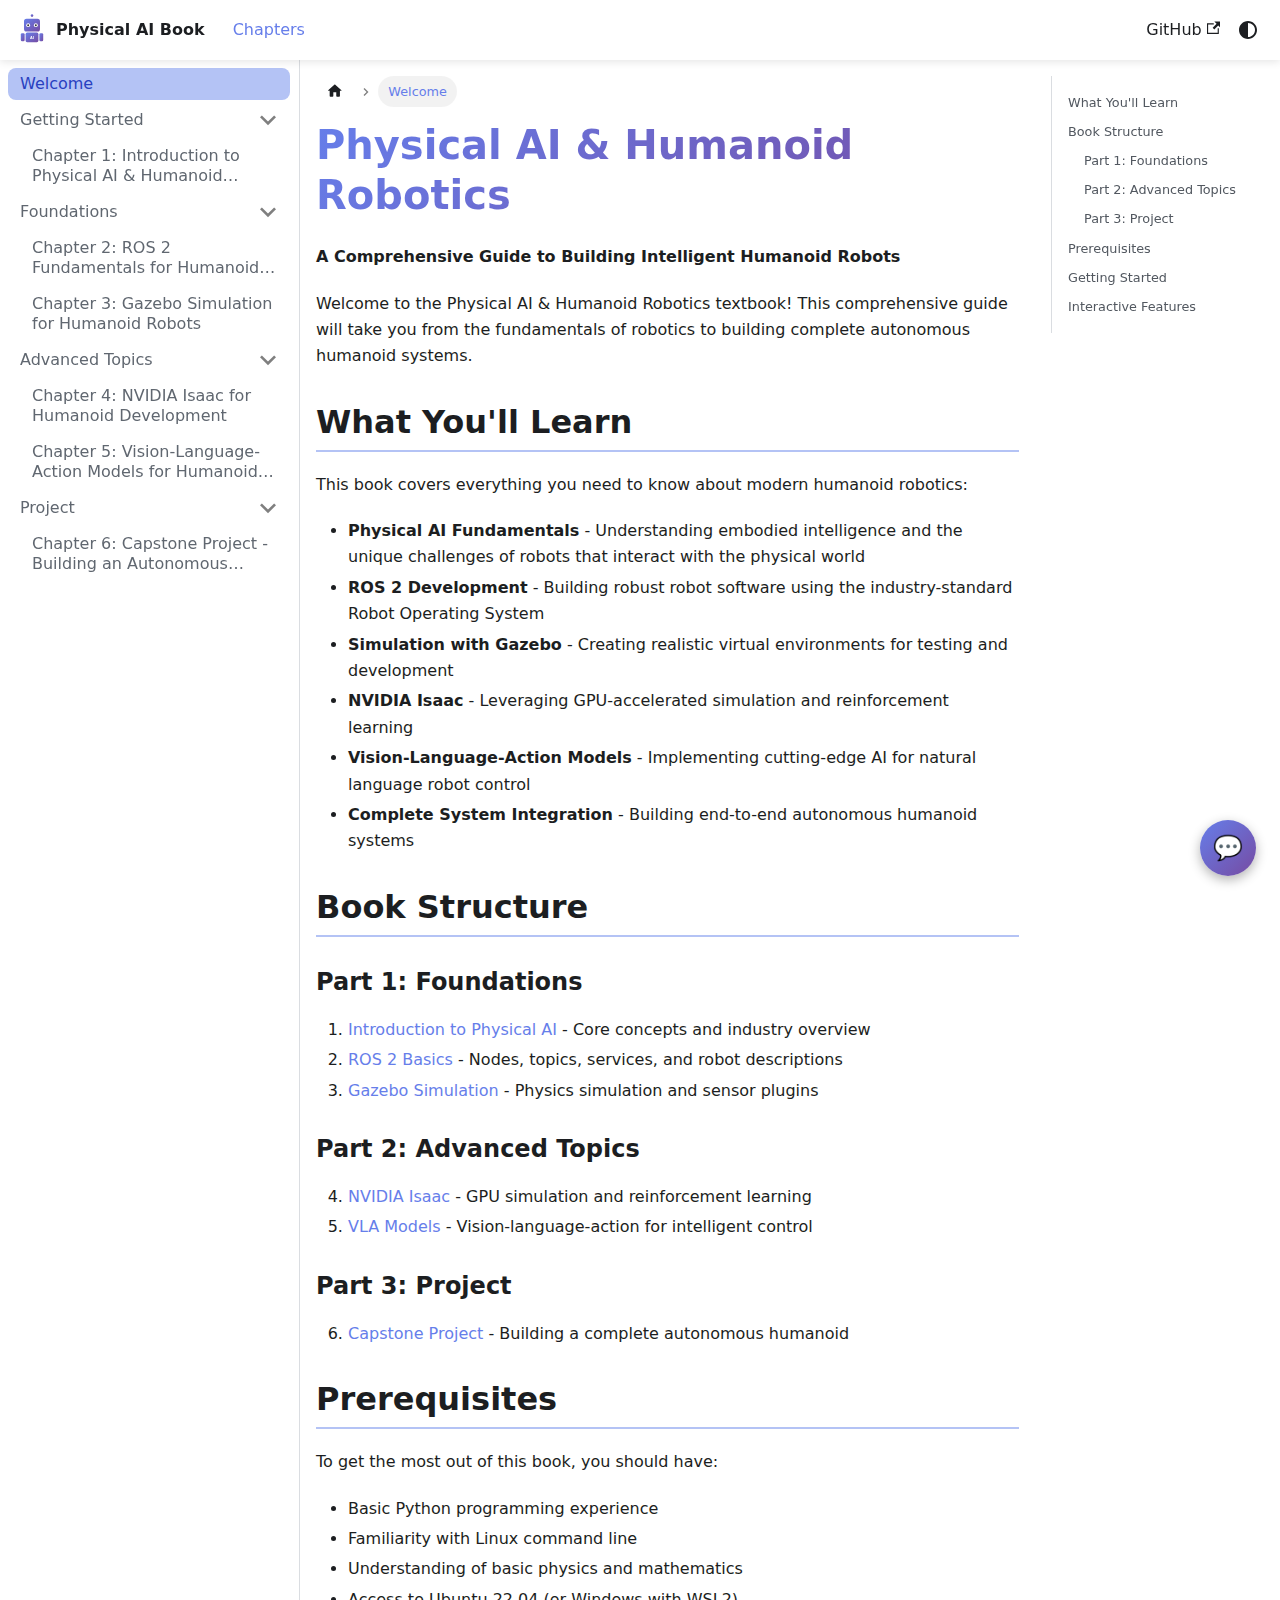
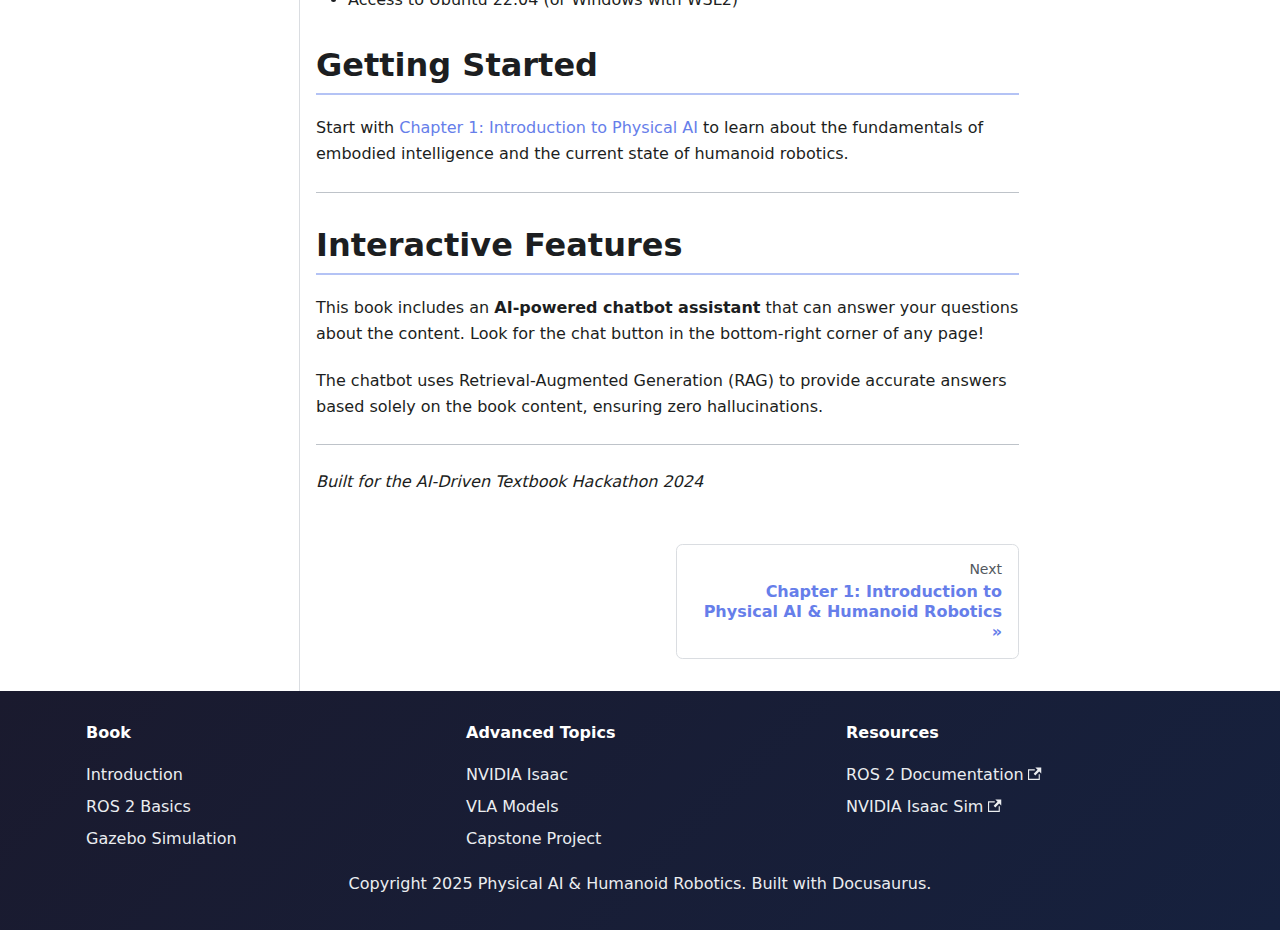
<file: index.html>
<!doctype html>
<html lang="en" dir="ltr" class="docs-wrapper plugin-docs plugin-id-default docs-version-current docs-doc-page docs-doc-id-index" data-has-hydrated="false">
<head>
<meta charset="UTF-8">
<meta name="generator" content="Docusaurus v3.9.2">
<title data-rh="true">Welcome | Physical AI &amp; Humanoid Robotics</title><meta data-rh="true" name="viewport" content="width=device-width,initial-scale=1"><meta data-rh="true" name="twitter:card" content="summary_large_image"><meta data-rh="true" property="og:image" content="https://mr-hamza-3335.github.io/img/social-card.jpg"><meta data-rh="true" name="twitter:image" content="https://mr-hamza-3335.github.io/img/social-card.jpg"><meta data-rh="true" property="og:url" content="https://mr-hamza-3335.github.io/"><meta data-rh="true" property="og:locale" content="en"><meta data-rh="true" name="docusaurus_locale" content="en"><meta data-rh="true" name="docsearch:language" content="en"><meta data-rh="true" name="docusaurus_version" content="current"><meta data-rh="true" name="docusaurus_tag" content="docs-default-current"><meta data-rh="true" name="docsearch:version" content="current"><meta data-rh="true" name="docsearch:docusaurus_tag" content="docs-default-current"><meta data-rh="true" property="og:title" content="Welcome | Physical AI &amp; Humanoid Robotics"><meta data-rh="true" name="description" content="A Comprehensive Guide to Building Intelligent Humanoid Robots"><meta data-rh="true" property="og:description" content="A Comprehensive Guide to Building Intelligent Humanoid Robots"><link data-rh="true" rel="icon" href="/img/favicon.ico"><link data-rh="true" rel="canonical" href="https://mr-hamza-3335.github.io/"><link data-rh="true" rel="alternate" href="https://mr-hamza-3335.github.io/" hreflang="en"><link data-rh="true" rel="alternate" href="https://mr-hamza-3335.github.io/" hreflang="x-default"><script data-rh="true">function insertBanner(){var n=document.createElement("div");n.id="__docusaurus-base-url-issue-banner-container";n.innerHTML='\n<div id="__docusaurus-base-url-issue-banner" style="border: thick solid red; background-color: rgb(255, 230, 179); margin: 20px; padding: 20px; font-size: 20px;">\n   <p style="font-weight: bold; font-size: 30px;">Your Docusaurus site did not load properly.</p>\n   <p>A very common reason is a wrong site <a href="https://docusaurus.io/docs/docusaurus.config.js/#baseUrl" style="font-weight: bold;">baseUrl configuration</a>.</p>\n   <p>Current configured baseUrl = <span style="font-weight: bold; color: red;">/</span>  (default value)</p>\n   <p>We suggest trying baseUrl = <span id="__docusaurus-base-url-issue-banner-suggestion-container" style="font-weight: bold; color: green;"></span></p>\n</div>\n',document.body.prepend(n);var e=document.getElementById("__docusaurus-base-url-issue-banner-suggestion-container"),s=window.location.pathname,o="/"===s.substr(-1)?s:s+"/";e.innerHTML=o}document.addEventListener("DOMContentLoaded",function(){void 0===window.docusaurus&&insertBanner()})</script><script data-rh="true" type="application/ld+json">{"@context":"https://schema.org","@type":"BreadcrumbList","itemListElement":[{"@type":"ListItem","position":1,"name":"Welcome","item":"https://mr-hamza-3335.github.io/"}]}</script><link rel="stylesheet" href="/assets/css/styles.e8f1ea41.css">
<script src="/assets/js/runtime~main.a46743b6.js" defer="defer"></script>
<script src="/assets/js/main.daa928d9.js" defer="defer"></script>
</head>
<body class="navigation-with-keyboard">
<svg style="display: none;"><defs>
<symbol id="theme-svg-external-link" viewBox="0 0 24 24"><path fill="currentColor" d="M21 13v10h-21v-19h12v2h-10v15h17v-8h2zm3-12h-10.988l4.035 4-6.977 7.07 2.828 2.828 6.977-7.07 4.125 4.172v-11z"/></symbol>
</defs></svg>
<script>!function(){var t=function(){try{return new URLSearchParams(window.location.search).get("docusaurus-theme")}catch(t){}}()||function(){try{return window.localStorage.getItem("theme")}catch(t){}}();document.documentElement.setAttribute("data-theme",t||(window.matchMedia("(prefers-color-scheme: dark)").matches?"dark":"light")),document.documentElement.setAttribute("data-theme-choice",t||"system")}(),function(){try{const c=new URLSearchParams(window.location.search).entries();for(var[t,e]of c)if(t.startsWith("docusaurus-data-")){var a=t.replace("docusaurus-data-","data-");document.documentElement.setAttribute(a,e)}}catch(t){}}()</script><div id="__docusaurus"><link rel="preload" as="image" href="/img/logo.svg"><div role="region" aria-label="Skip to main content"><a class="skipToContent_fXgn" href="#__docusaurus_skipToContent_fallback">Skip to main content</a></div><nav aria-label="Main" class="theme-layout-navbar navbar navbar--fixed-top"><div class="navbar__inner"><div class="theme-layout-navbar-left navbar__items"><button aria-label="Toggle navigation bar" aria-expanded="false" class="navbar__toggle clean-btn" type="button"><svg width="30" height="30" viewBox="0 0 30 30" aria-hidden="true"><path stroke="currentColor" stroke-linecap="round" stroke-miterlimit="10" stroke-width="2" d="M4 7h22M4 15h22M4 23h22"></path></svg></button><a class="navbar__brand" href="/"><div class="navbar__logo"><img src="/img/logo.svg" alt="Physical AI Logo" class="themedComponent_mlkZ themedComponent--light_NVdE"><img src="/img/logo.svg" alt="Physical AI Logo" class="themedComponent_mlkZ themedComponent--dark_xIcU"></div><b class="navbar__title text--truncate">Physical AI Book</b></a><a aria-current="page" class="navbar__item navbar__link navbar__link--active" href="/">Chapters</a></div><div class="theme-layout-navbar-right navbar__items navbar__items--right"><a href="https://github.com/mr-hamza-3335/Ai-Driven-Book-with-rag-chatbot" target="_blank" rel="noopener noreferrer" class="navbar__item navbar__link">GitHub<svg width="13.5" height="13.5" aria-label="(opens in new tab)" class="iconExternalLink_nPIU"><use href="#theme-svg-external-link"></use></svg></a><div class="toggle_vylO colorModeToggle_DEke"><button class="clean-btn toggleButton_gllP toggleButtonDisabled_aARS" type="button" disabled="" title="system mode" aria-label="Switch between dark and light mode (currently system mode)"><svg viewBox="0 0 24 24" width="24" height="24" aria-hidden="true" class="toggleIcon_g3eP lightToggleIcon_pyhR"><path fill="currentColor" d="M12,9c1.65,0,3,1.35,3,3s-1.35,3-3,3s-3-1.35-3-3S10.35,9,12,9 M12,7c-2.76,0-5,2.24-5,5s2.24,5,5,5s5-2.24,5-5 S14.76,7,12,7L12,7z M2,13l2,0c0.55,0,1-0.45,1-1s-0.45-1-1-1l-2,0c-0.55,0-1,0.45-1,1S1.45,13,2,13z M20,13l2,0c0.55,0,1-0.45,1-1 s-0.45-1-1-1l-2,0c-0.55,0-1,0.45-1,1S19.45,13,20,13z M11,2v2c0,0.55,0.45,1,1,1s1-0.45,1-1V2c0-0.55-0.45-1-1-1S11,1.45,11,2z M11,20v2c0,0.55,0.45,1,1,1s1-0.45,1-1v-2c0-0.55-0.45-1-1-1C11.45,19,11,19.45,11,20z M5.99,4.58c-0.39-0.39-1.03-0.39-1.41,0 c-0.39,0.39-0.39,1.03,0,1.41l1.06,1.06c0.39,0.39,1.03,0.39,1.41,0s0.39-1.03,0-1.41L5.99,4.58z M18.36,16.95 c-0.39-0.39-1.03-0.39-1.41,0c-0.39,0.39-0.39,1.03,0,1.41l1.06,1.06c0.39,0.39,1.03,0.39,1.41,0c0.39-0.39,0.39-1.03,0-1.41 L18.36,16.95z M19.42,5.99c0.39-0.39,0.39-1.03,0-1.41c-0.39-0.39-1.03-0.39-1.41,0l-1.06,1.06c-0.39,0.39-0.39,1.03,0,1.41 s1.03,0.39,1.41,0L19.42,5.99z M7.05,18.36c0.39-0.39,0.39-1.03,0-1.41c-0.39-0.39-1.03-0.39-1.41,0l-1.06,1.06 c-0.39,0.39-0.39,1.03,0,1.41s1.03,0.39,1.41,0L7.05,18.36z"></path></svg><svg viewBox="0 0 24 24" width="24" height="24" aria-hidden="true" class="toggleIcon_g3eP darkToggleIcon_wfgR"><path fill="currentColor" d="M9.37,5.51C9.19,6.15,9.1,6.82,9.1,7.5c0,4.08,3.32,7.4,7.4,7.4c0.68,0,1.35-0.09,1.99-0.27C17.45,17.19,14.93,19,12,19 c-3.86,0-7-3.14-7-7C5,9.07,6.81,6.55,9.37,5.51z M12,3c-4.97,0-9,4.03-9,9s4.03,9,9,9s9-4.03,9-9c0-0.46-0.04-0.92-0.1-1.36 c-0.98,1.37-2.58,2.26-4.4,2.26c-2.98,0-5.4-2.42-5.4-5.4c0-1.81,0.89-3.42,2.26-4.4C12.92,3.04,12.46,3,12,3L12,3z"></path></svg><svg viewBox="0 0 24 24" width="24" height="24" aria-hidden="true" class="toggleIcon_g3eP systemToggleIcon_QzmC"><path fill="currentColor" d="m12 21c4.971 0 9-4.029 9-9s-4.029-9-9-9-9 4.029-9 9 4.029 9 9 9zm4.95-13.95c1.313 1.313 2.05 3.093 2.05 4.95s-0.738 3.637-2.05 4.95c-1.313 1.313-3.093 2.05-4.95 2.05v-14c1.857 0 3.637 0.737 4.95 2.05z"></path></svg></button></div><div class="navbarSearchContainer_Bca1"></div></div></div><div role="presentation" class="navbar-sidebar__backdrop"></div></nav><div id="__docusaurus_skipToContent_fallback" class="theme-layout-main main-wrapper mainWrapper_z2l0"><div class="docsWrapper_hBAB"><button aria-label="Scroll back to top" class="clean-btn theme-back-to-top-button backToTopButton_sjWU" type="button"></button><div class="docRoot_UBD9"><aside class="theme-doc-sidebar-container docSidebarContainer_YfHR"><div class="sidebarViewport_aRkj"><div class="sidebar_njMd"><nav aria-label="Docs sidebar" class="menu thin-scrollbar menu_SIkG"><ul class="theme-doc-sidebar-menu menu__list"><li class="theme-doc-sidebar-item-link theme-doc-sidebar-item-link-level-1 menu__list-item"><a class="menu__link menu__link--active" aria-current="page" href="/"><span title="Welcome" class="linkLabel_WmDU">Welcome</span></a></li><li class="theme-doc-sidebar-item-category theme-doc-sidebar-item-category-level-1 menu__list-item"><div class="menu__list-item-collapsible"><a class="categoryLink_byQd menu__link menu__link--sublist menu__link--sublist-caret" role="button" aria-expanded="true" href="/introduction"><span title="Getting Started" class="categoryLinkLabel_W154">Getting Started</span></a></div><ul class="menu__list"><li class="theme-doc-sidebar-item-link theme-doc-sidebar-item-link-level-2 menu__list-item"><a class="menu__link" tabindex="0" href="/introduction"><span title="Chapter 1: Introduction to Physical AI &amp; Humanoid Robotics" class="linkLabel_WmDU">Chapter 1: Introduction to Physical AI &amp; Humanoid Robotics</span></a></li></ul></li><li class="theme-doc-sidebar-item-category theme-doc-sidebar-item-category-level-1 menu__list-item"><div class="menu__list-item-collapsible"><a class="categoryLink_byQd menu__link menu__link--sublist menu__link--sublist-caret" role="button" aria-expanded="true" href="/ros2-basics"><span title="Foundations" class="categoryLinkLabel_W154">Foundations</span></a></div><ul class="menu__list"><li class="theme-doc-sidebar-item-link theme-doc-sidebar-item-link-level-2 menu__list-item"><a class="menu__link" tabindex="0" href="/ros2-basics"><span title="Chapter 2: ROS 2 Fundamentals for Humanoid Robotics" class="linkLabel_WmDU">Chapter 2: ROS 2 Fundamentals for Humanoid Robotics</span></a></li><li class="theme-doc-sidebar-item-link theme-doc-sidebar-item-link-level-2 menu__list-item"><a class="menu__link" tabindex="0" href="/gazebo-simulation"><span title="Chapter 3: Gazebo Simulation for Humanoid Robots" class="linkLabel_WmDU">Chapter 3: Gazebo Simulation for Humanoid Robots</span></a></li></ul></li><li class="theme-doc-sidebar-item-category theme-doc-sidebar-item-category-level-1 menu__list-item"><div class="menu__list-item-collapsible"><a class="categoryLink_byQd menu__link menu__link--sublist menu__link--sublist-caret" role="button" aria-expanded="true" href="/nvidia-isaac"><span title="Advanced Topics" class="categoryLinkLabel_W154">Advanced Topics</span></a></div><ul class="menu__list"><li class="theme-doc-sidebar-item-link theme-doc-sidebar-item-link-level-2 menu__list-item"><a class="menu__link" tabindex="0" href="/nvidia-isaac"><span title="Chapter 4: NVIDIA Isaac for Humanoid Development" class="linkLabel_WmDU">Chapter 4: NVIDIA Isaac for Humanoid Development</span></a></li><li class="theme-doc-sidebar-item-link theme-doc-sidebar-item-link-level-2 menu__list-item"><a class="menu__link" tabindex="0" href="/vla"><span title="Chapter 5: Vision-Language-Action Models for Humanoid Control" class="linkLabel_WmDU">Chapter 5: Vision-Language-Action Models for Humanoid Control</span></a></li></ul></li><li class="theme-doc-sidebar-item-category theme-doc-sidebar-item-category-level-1 menu__list-item"><div class="menu__list-item-collapsible"><a class="categoryLink_byQd menu__link menu__link--sublist menu__link--sublist-caret" role="button" aria-expanded="true" href="/capstone"><span title="Project" class="categoryLinkLabel_W154">Project</span></a></div><ul class="menu__list"><li class="theme-doc-sidebar-item-link theme-doc-sidebar-item-link-level-2 menu__list-item"><a class="menu__link" tabindex="0" href="/capstone"><span title="Chapter 6: Capstone Project - Building an Autonomous Humanoid System" class="linkLabel_WmDU">Chapter 6: Capstone Project - Building an Autonomous Humanoid System</span></a></li></ul></li></ul></nav></div></div></aside><main class="docMainContainer_TBSr"><div class="container padding-top--md padding-bottom--lg"><div class="row"><div class="col docItemCol_VOVn"><div class="docItemContainer_Djhp"><article><nav class="theme-doc-breadcrumbs breadcrumbsContainer_Z_bl" aria-label="Breadcrumbs"><ul class="breadcrumbs"><li class="breadcrumbs__item"><a aria-label="Home page" class="breadcrumbs__link" href="/"><svg viewBox="0 0 24 24" class="breadcrumbHomeIcon_YNFT"><path d="M10 19v-5h4v5c0 .55.45 1 1 1h3c.55 0 1-.45 1-1v-7h1.7c.46 0 .68-.57.33-.87L12.67 3.6c-.38-.34-.96-.34-1.34 0l-8.36 7.53c-.34.3-.13.87.33.87H5v7c0 .55.45 1 1 1h3c.55 0 1-.45 1-1z" fill="currentColor"></path></svg></a></li><li class="breadcrumbs__item breadcrumbs__item--active"><span class="breadcrumbs__link">Welcome</span></li></ul></nav><div class="tocCollapsible_ETCw theme-doc-toc-mobile tocMobile_ITEo"><button type="button" class="clean-btn tocCollapsibleButton_TO0P">On this page</button></div><div class="theme-doc-markdown markdown"><header><h1>Physical AI &amp; Humanoid Robotics</h1></header>
<p><strong>A Comprehensive Guide to Building Intelligent Humanoid Robots</strong></p>
<p>Welcome to the Physical AI &amp; Humanoid Robotics textbook! This comprehensive guide will take you from the fundamentals of robotics to building complete autonomous humanoid systems.</p>
<h2 class="anchor anchorTargetStickyNavbar_Vzrq" id="what-youll-learn">What You&#x27;ll Learn<a href="#what-youll-learn" class="hash-link" aria-label="Direct link to What You&#x27;ll Learn" title="Direct link to What You&#x27;ll Learn" translate="no">​</a></h2>
<p>This book covers everything you need to know about modern humanoid robotics:</p>
<ul>
<li class=""><strong>Physical AI Fundamentals</strong> - Understanding embodied intelligence and the unique challenges of robots that interact with the physical world</li>
<li class=""><strong>ROS 2 Development</strong> - Building robust robot software using the industry-standard Robot Operating System</li>
<li class=""><strong>Simulation with Gazebo</strong> - Creating realistic virtual environments for testing and development</li>
<li class=""><strong>NVIDIA Isaac</strong> - Leveraging GPU-accelerated simulation and reinforcement learning</li>
<li class=""><strong>Vision-Language-Action Models</strong> - Implementing cutting-edge AI for natural language robot control</li>
<li class=""><strong>Complete System Integration</strong> - Building end-to-end autonomous humanoid systems</li>
</ul>
<h2 class="anchor anchorTargetStickyNavbar_Vzrq" id="book-structure">Book Structure<a href="#book-structure" class="hash-link" aria-label="Direct link to Book Structure" title="Direct link to Book Structure" translate="no">​</a></h2>
<h3 class="anchor anchorTargetStickyNavbar_Vzrq" id="part-1-foundations">Part 1: Foundations<a href="#part-1-foundations" class="hash-link" aria-label="Direct link to Part 1: Foundations" title="Direct link to Part 1: Foundations" translate="no">​</a></h3>
<ol>
<li class=""><a class="" href="/introduction">Introduction to Physical AI</a> - Core concepts and industry overview</li>
<li class=""><a class="" href="/ros2-basics">ROS 2 Basics</a> - Nodes, topics, services, and robot descriptions</li>
<li class=""><a class="" href="/gazebo-simulation">Gazebo Simulation</a> - Physics simulation and sensor plugins</li>
</ol>
<h3 class="anchor anchorTargetStickyNavbar_Vzrq" id="part-2-advanced-topics">Part 2: Advanced Topics<a href="#part-2-advanced-topics" class="hash-link" aria-label="Direct link to Part 2: Advanced Topics" title="Direct link to Part 2: Advanced Topics" translate="no">​</a></h3>
<ol start="4">
<li class=""><a class="" href="/nvidia-isaac">NVIDIA Isaac</a> - GPU simulation and reinforcement learning</li>
<li class=""><a class="" href="/vla">VLA Models</a> - Vision-language-action for intelligent control</li>
</ol>
<h3 class="anchor anchorTargetStickyNavbar_Vzrq" id="part-3-project">Part 3: Project<a href="#part-3-project" class="hash-link" aria-label="Direct link to Part 3: Project" title="Direct link to Part 3: Project" translate="no">​</a></h3>
<ol start="6">
<li class=""><a class="" href="/capstone">Capstone Project</a> - Building a complete autonomous humanoid</li>
</ol>
<h2 class="anchor anchorTargetStickyNavbar_Vzrq" id="prerequisites">Prerequisites<a href="#prerequisites" class="hash-link" aria-label="Direct link to Prerequisites" title="Direct link to Prerequisites" translate="no">​</a></h2>
<p>To get the most out of this book, you should have:</p>
<ul>
<li class="">Basic Python programming experience</li>
<li class="">Familiarity with Linux command line</li>
<li class="">Understanding of basic physics and mathematics</li>
<li class="">Access to Ubuntu 22.04 (or Windows with WSL2)</li>
</ul>
<h2 class="anchor anchorTargetStickyNavbar_Vzrq" id="getting-started">Getting Started<a href="#getting-started" class="hash-link" aria-label="Direct link to Getting Started" title="Direct link to Getting Started" translate="no">​</a></h2>
<p>Start with <a class="" href="/introduction">Chapter 1: Introduction to Physical AI</a> to learn about the fundamentals of embodied intelligence and the current state of humanoid robotics.</p>
<hr>
<h2 class="anchor anchorTargetStickyNavbar_Vzrq" id="interactive-features">Interactive Features<a href="#interactive-features" class="hash-link" aria-label="Direct link to Interactive Features" title="Direct link to Interactive Features" translate="no">​</a></h2>
<p>This book includes an <strong>AI-powered chatbot assistant</strong> that can answer your questions about the content. Look for the chat button in the bottom-right corner of any page!</p>
<p>The chatbot uses Retrieval-Augmented Generation (RAG) to provide accurate answers based solely on the book content, ensuring zero hallucinations.</p>
<hr>
<p><em>Built for the AI-Driven Textbook Hackathon 2024</em></p></div></article><nav class="docusaurus-mt-lg pagination-nav" aria-label="Docs pages"><a class="pagination-nav__link pagination-nav__link--next" href="/introduction"><div class="pagination-nav__sublabel">Next</div><div class="pagination-nav__label">Chapter 1: Introduction to Physical AI &amp; Humanoid Robotics</div></a></nav></div></div><div class="col col--3"><div class="tableOfContents_bqdL thin-scrollbar theme-doc-toc-desktop"><ul class="table-of-contents table-of-contents__left-border"><li><a href="#what-youll-learn" class="table-of-contents__link toc-highlight">What You&#39;ll Learn</a></li><li><a href="#book-structure" class="table-of-contents__link toc-highlight">Book Structure</a><ul><li><a href="#part-1-foundations" class="table-of-contents__link toc-highlight">Part 1: Foundations</a></li><li><a href="#part-2-advanced-topics" class="table-of-contents__link toc-highlight">Part 2: Advanced Topics</a></li><li><a href="#part-3-project" class="table-of-contents__link toc-highlight">Part 3: Project</a></li></ul></li><li><a href="#prerequisites" class="table-of-contents__link toc-highlight">Prerequisites</a></li><li><a href="#getting-started" class="table-of-contents__link toc-highlight">Getting Started</a></li><li><a href="#interactive-features" class="table-of-contents__link toc-highlight">Interactive Features</a></li></ul></div></div></div></div></main></div></div></div><footer class="theme-layout-footer footer footer--dark"><div class="container container-fluid"><div class="row footer__links"><div class="theme-layout-footer-column col footer__col"><div class="footer__title">Book</div><ul class="footer__items clean-list"><li class="footer__item"><a class="footer__link-item" href="/introduction">Introduction</a></li><li class="footer__item"><a class="footer__link-item" href="/ros2-basics">ROS 2 Basics</a></li><li class="footer__item"><a class="footer__link-item" href="/gazebo-simulation">Gazebo Simulation</a></li></ul></div><div class="theme-layout-footer-column col footer__col"><div class="footer__title">Advanced Topics</div><ul class="footer__items clean-list"><li class="footer__item"><a class="footer__link-item" href="/nvidia-isaac">NVIDIA Isaac</a></li><li class="footer__item"><a class="footer__link-item" href="/vla">VLA Models</a></li><li class="footer__item"><a class="footer__link-item" href="/capstone">Capstone Project</a></li></ul></div><div class="theme-layout-footer-column col footer__col"><div class="footer__title">Resources</div><ul class="footer__items clean-list"><li class="footer__item"><a href="https://docs.ros.org/en/humble/" target="_blank" rel="noopener noreferrer" class="footer__link-item">ROS 2 Documentation<svg width="13.5" height="13.5" aria-label="(opens in new tab)" class="iconExternalLink_nPIU"><use href="#theme-svg-external-link"></use></svg></a></li><li class="footer__item"><a href="https://developer.nvidia.com/isaac-sim" target="_blank" rel="noopener noreferrer" class="footer__link-item">NVIDIA Isaac Sim<svg width="13.5" height="13.5" aria-label="(opens in new tab)" class="iconExternalLink_nPIU"><use href="#theme-svg-external-link"></use></svg></a></li></ul></div></div><div class="footer__bottom text--center"><div class="footer__copyright">Copyright 2025 Physical AI & Humanoid Robotics. Built with Docusaurus.</div></div></div></footer><button class="chatButton_opou" aria-label="Open chat">💬</button></div>
</body>
</html>
</file>
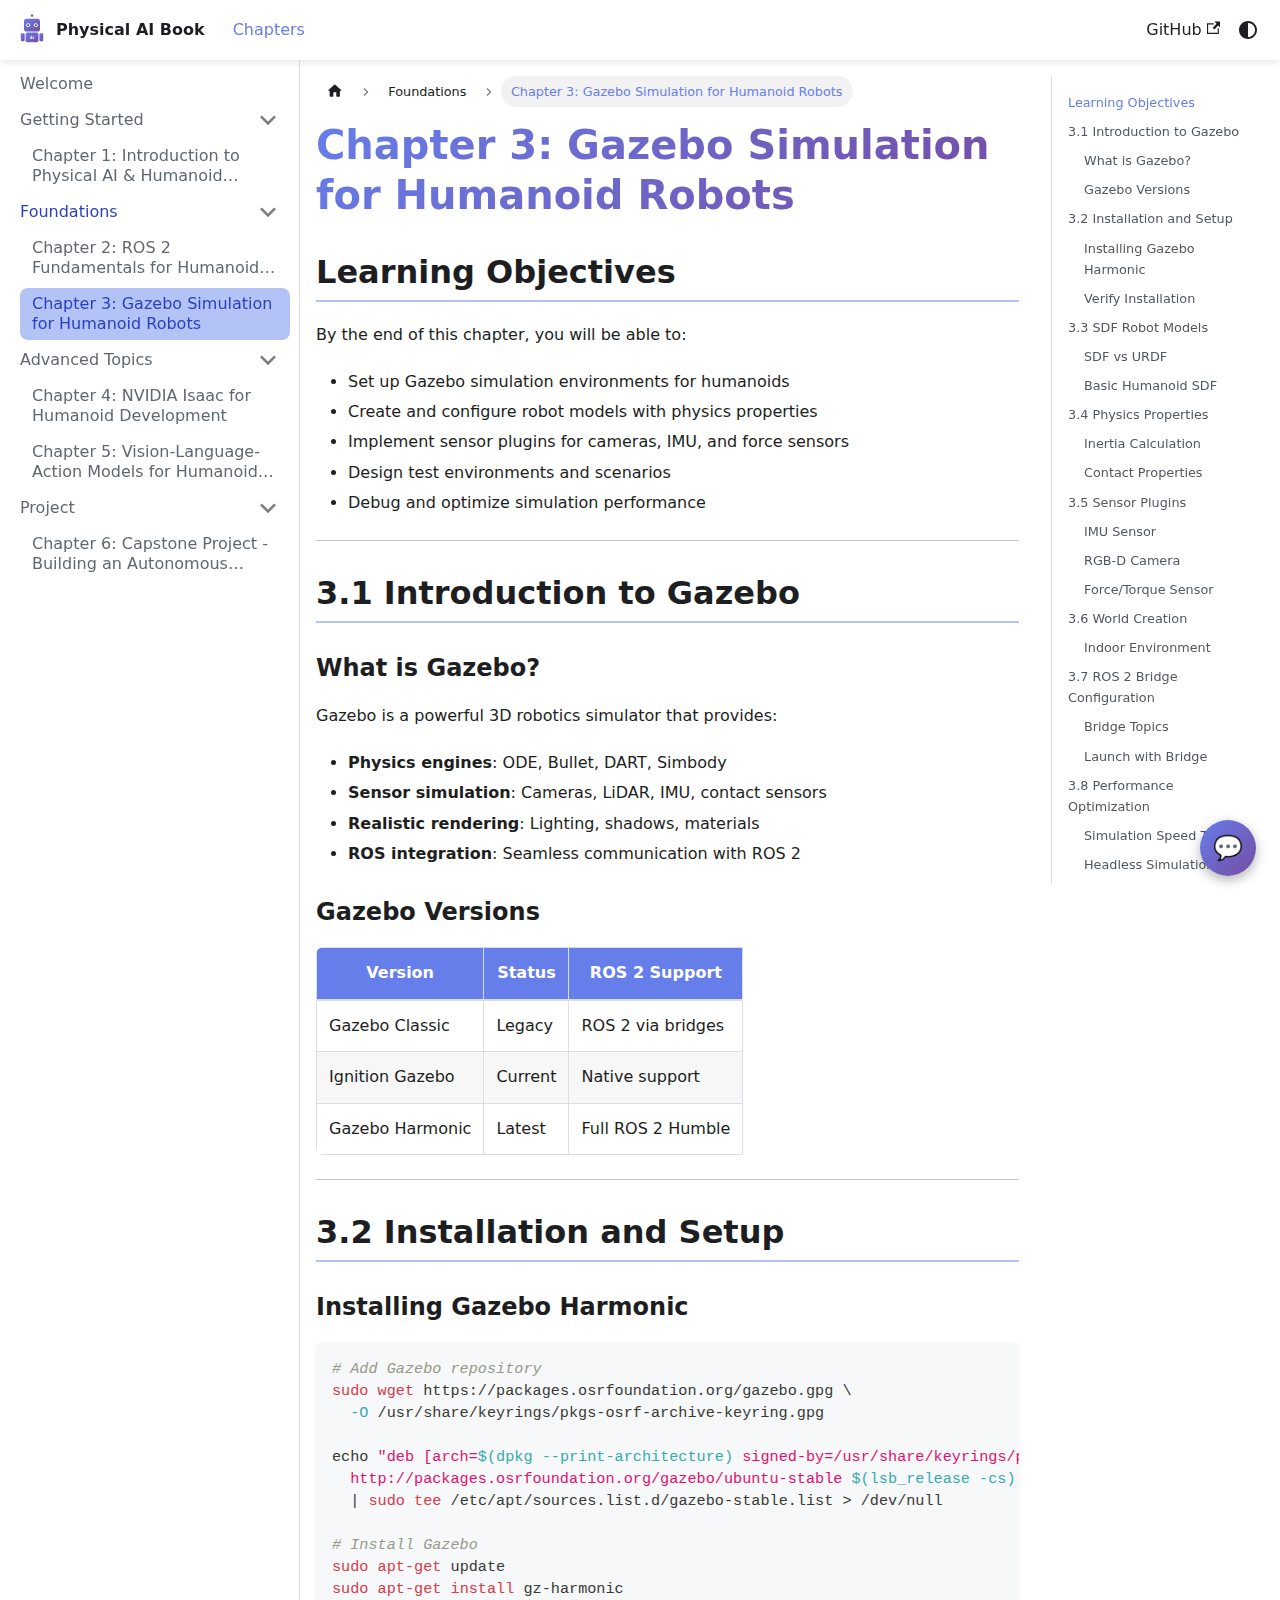
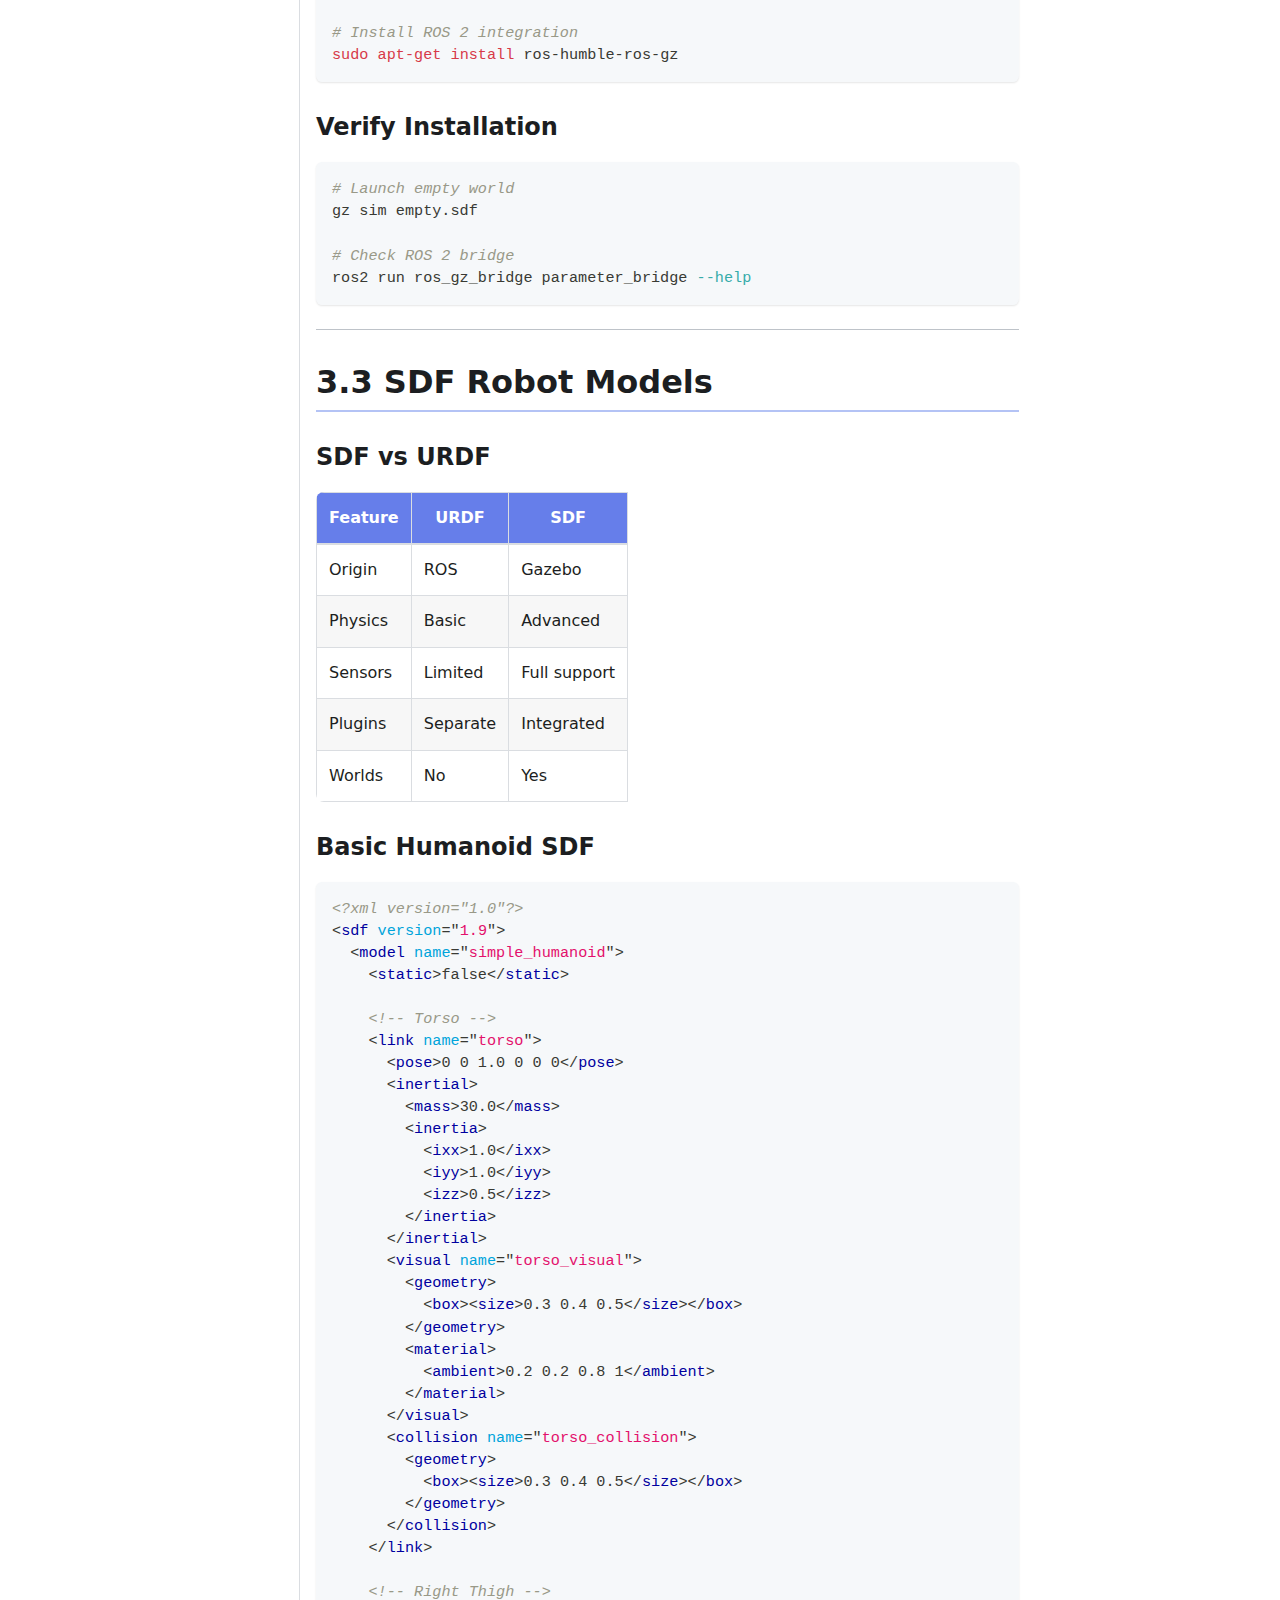
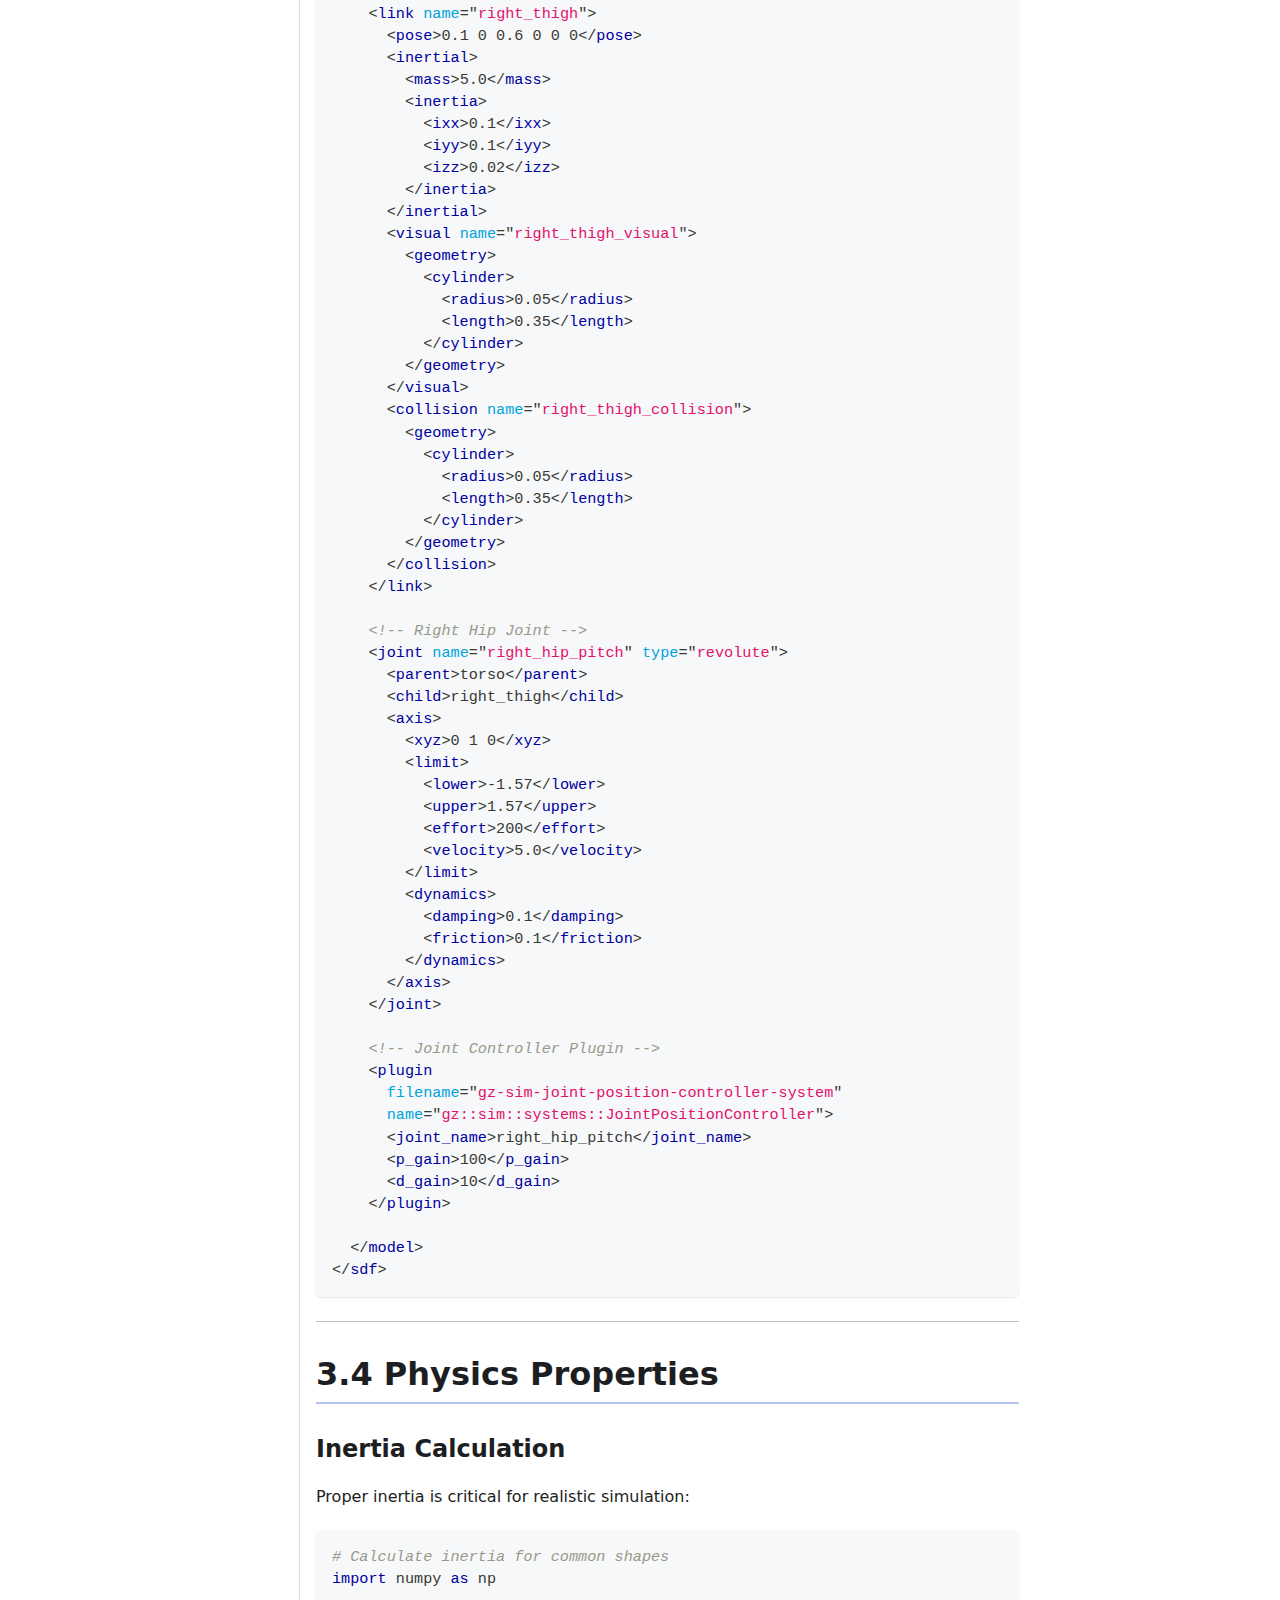
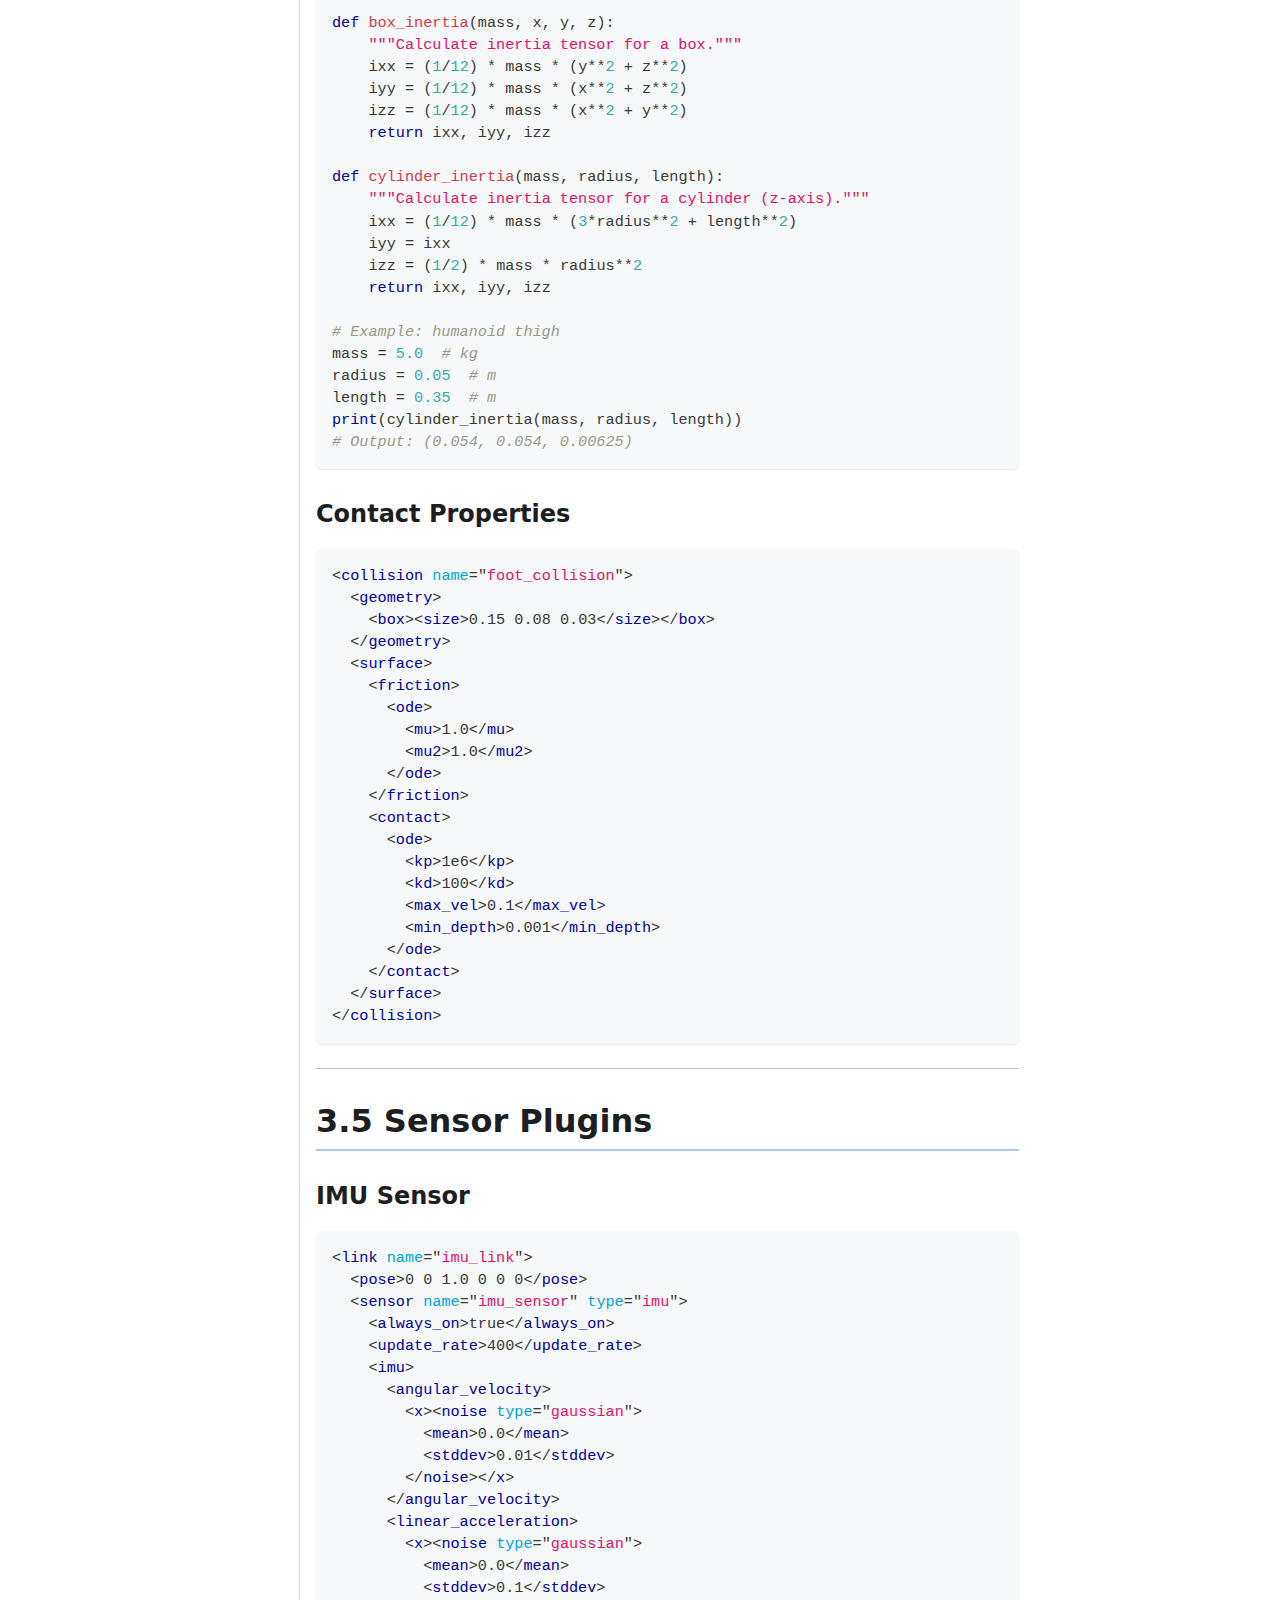
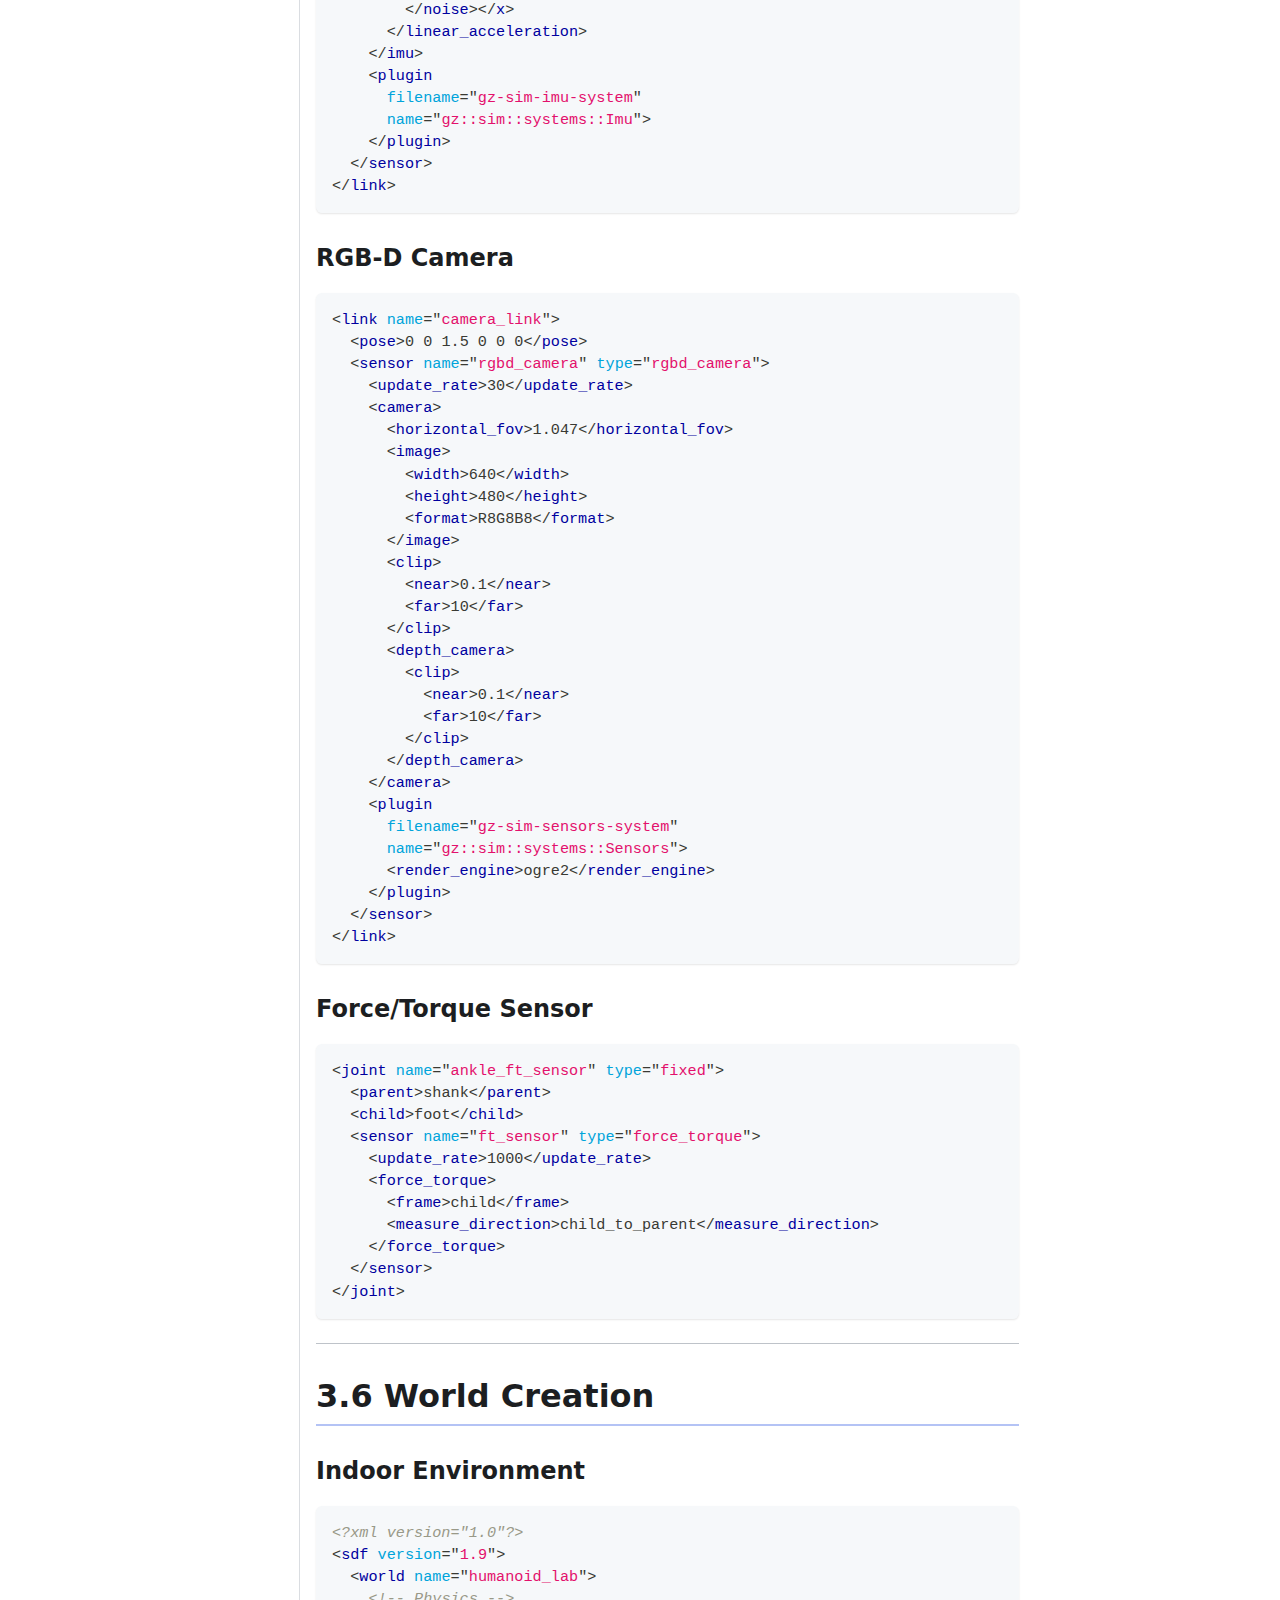
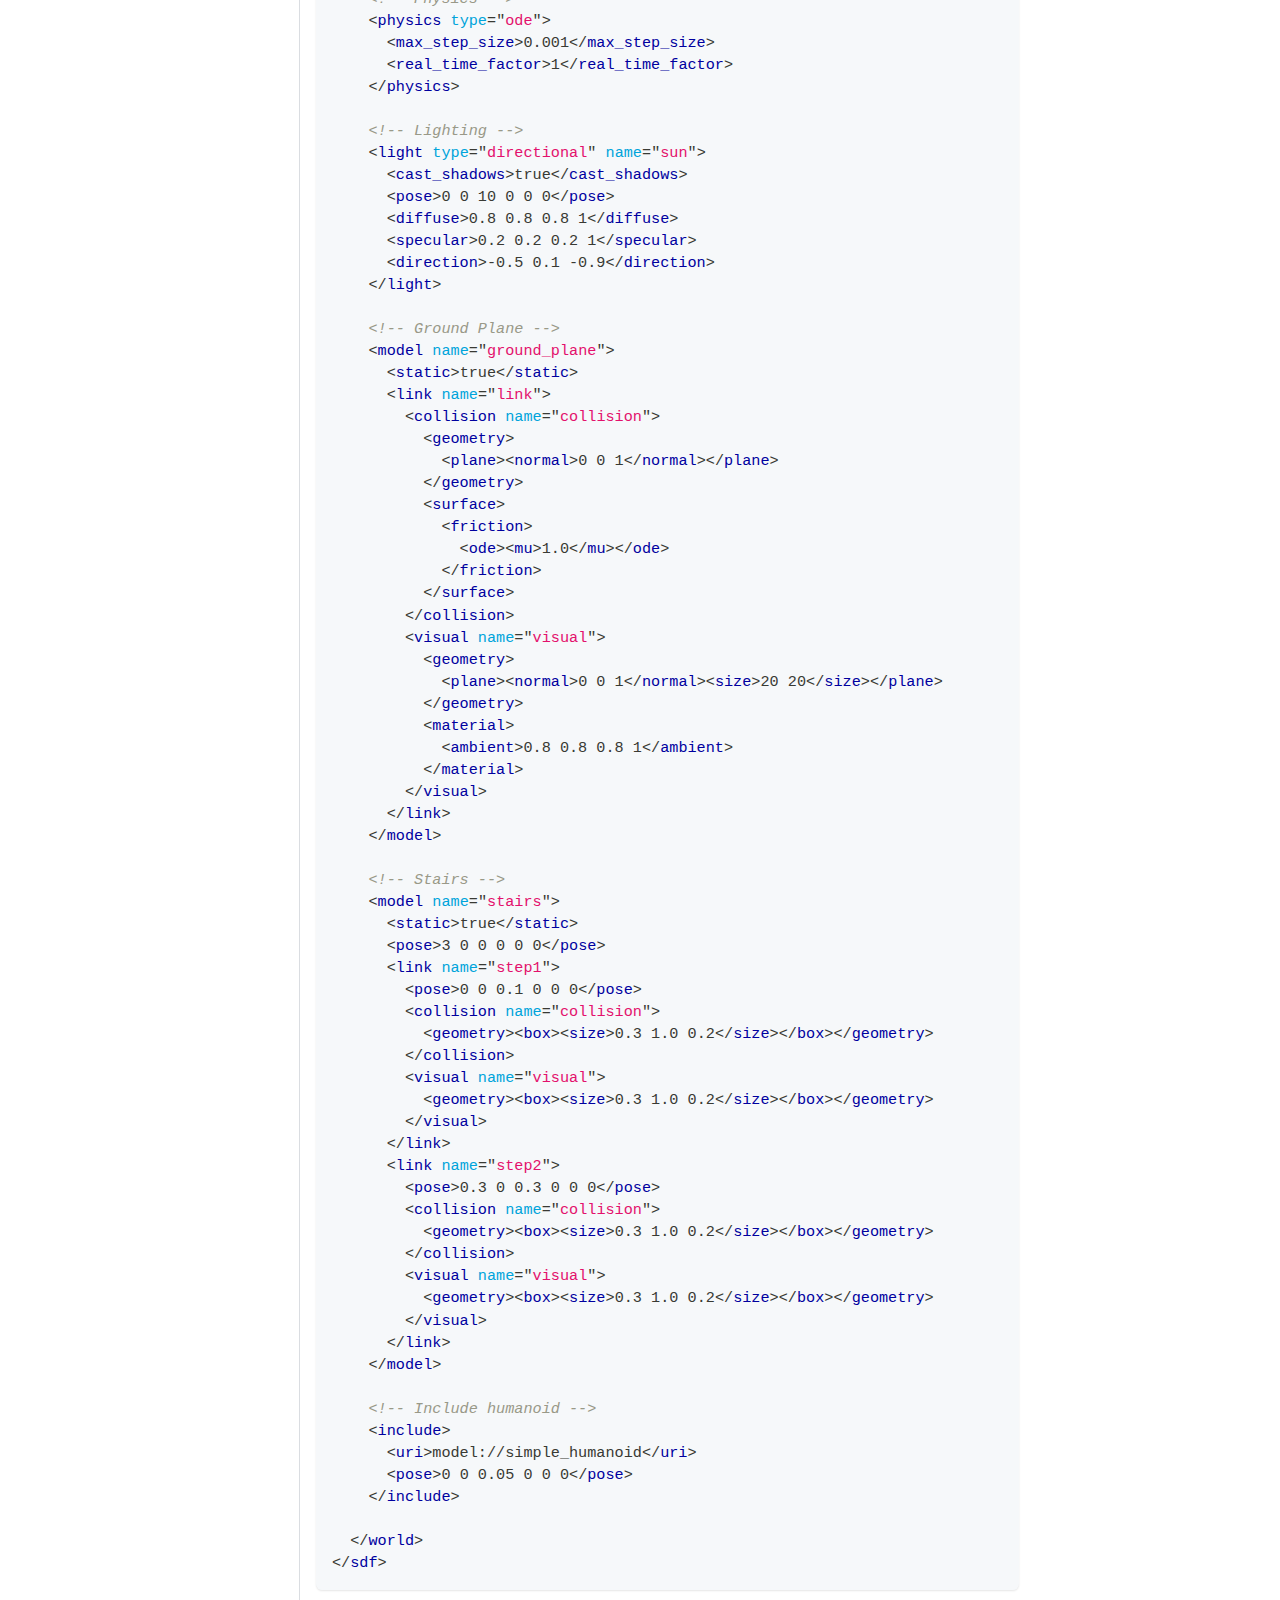
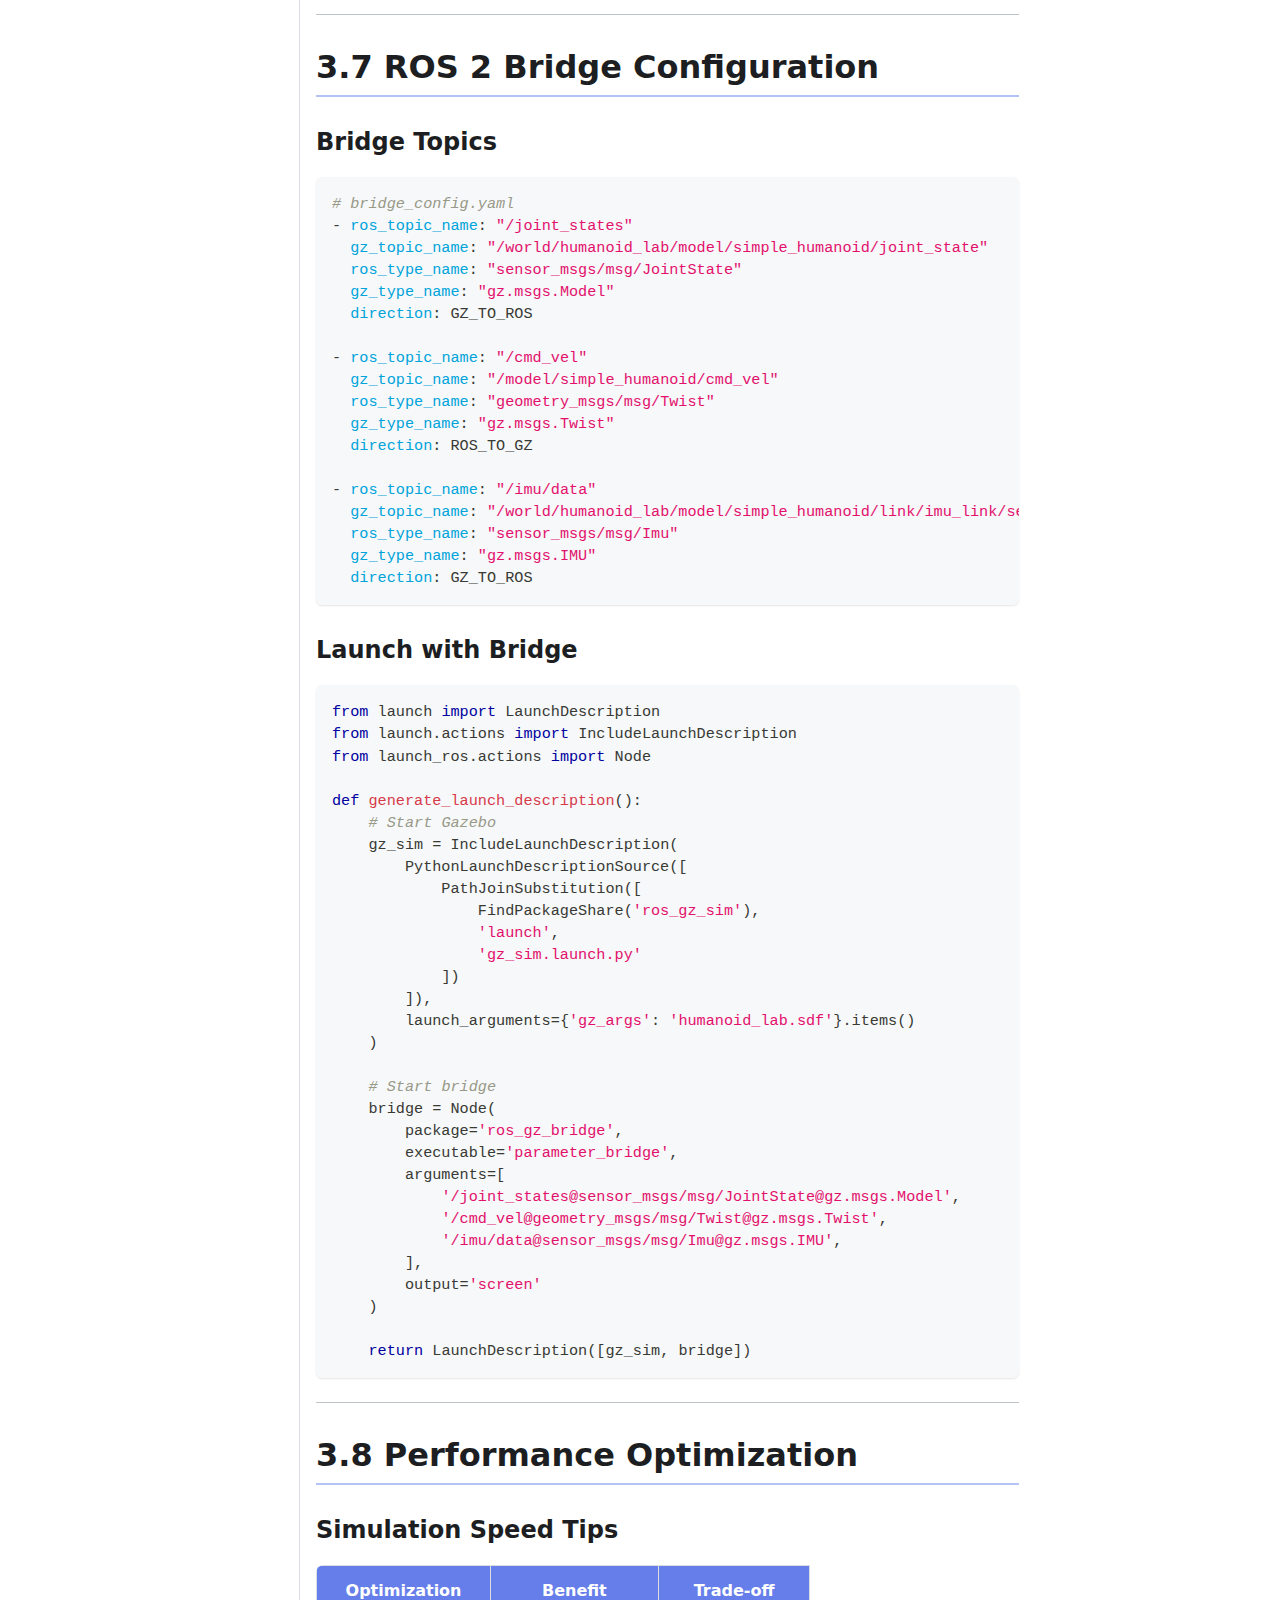
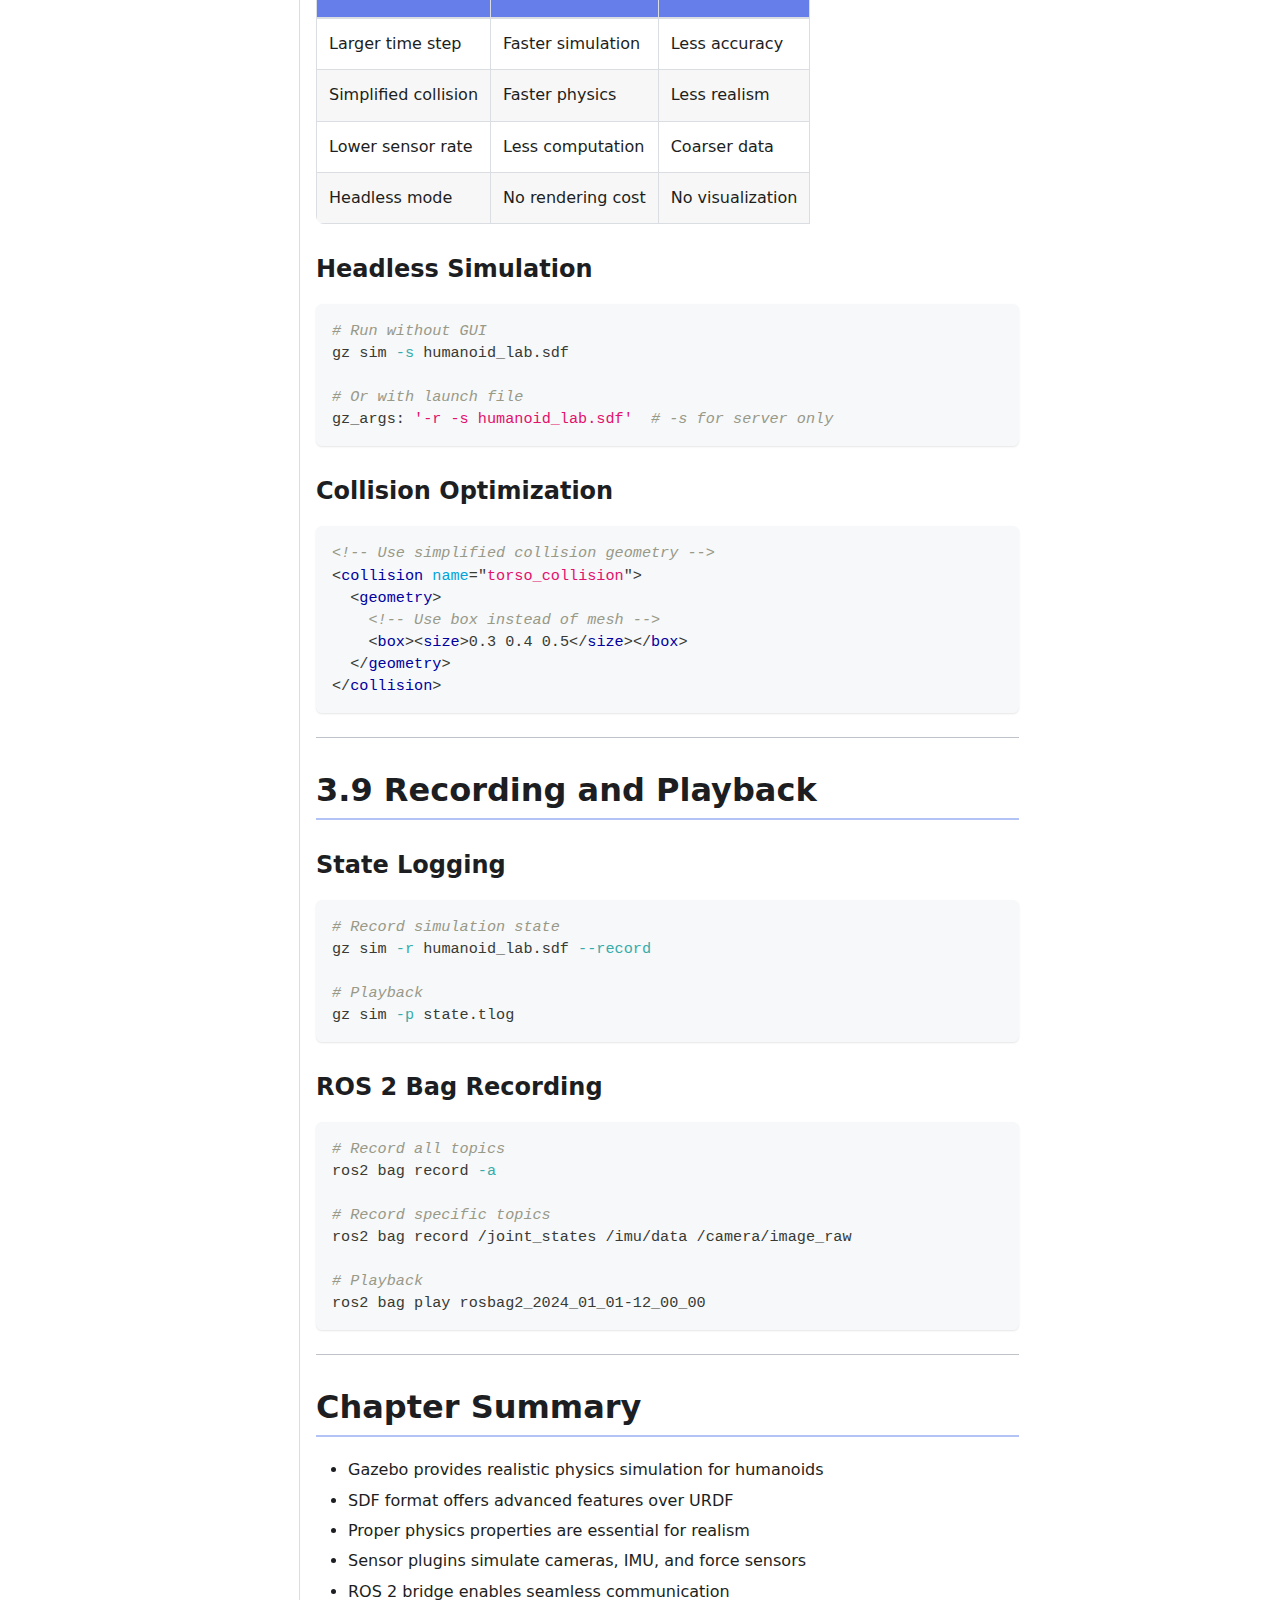
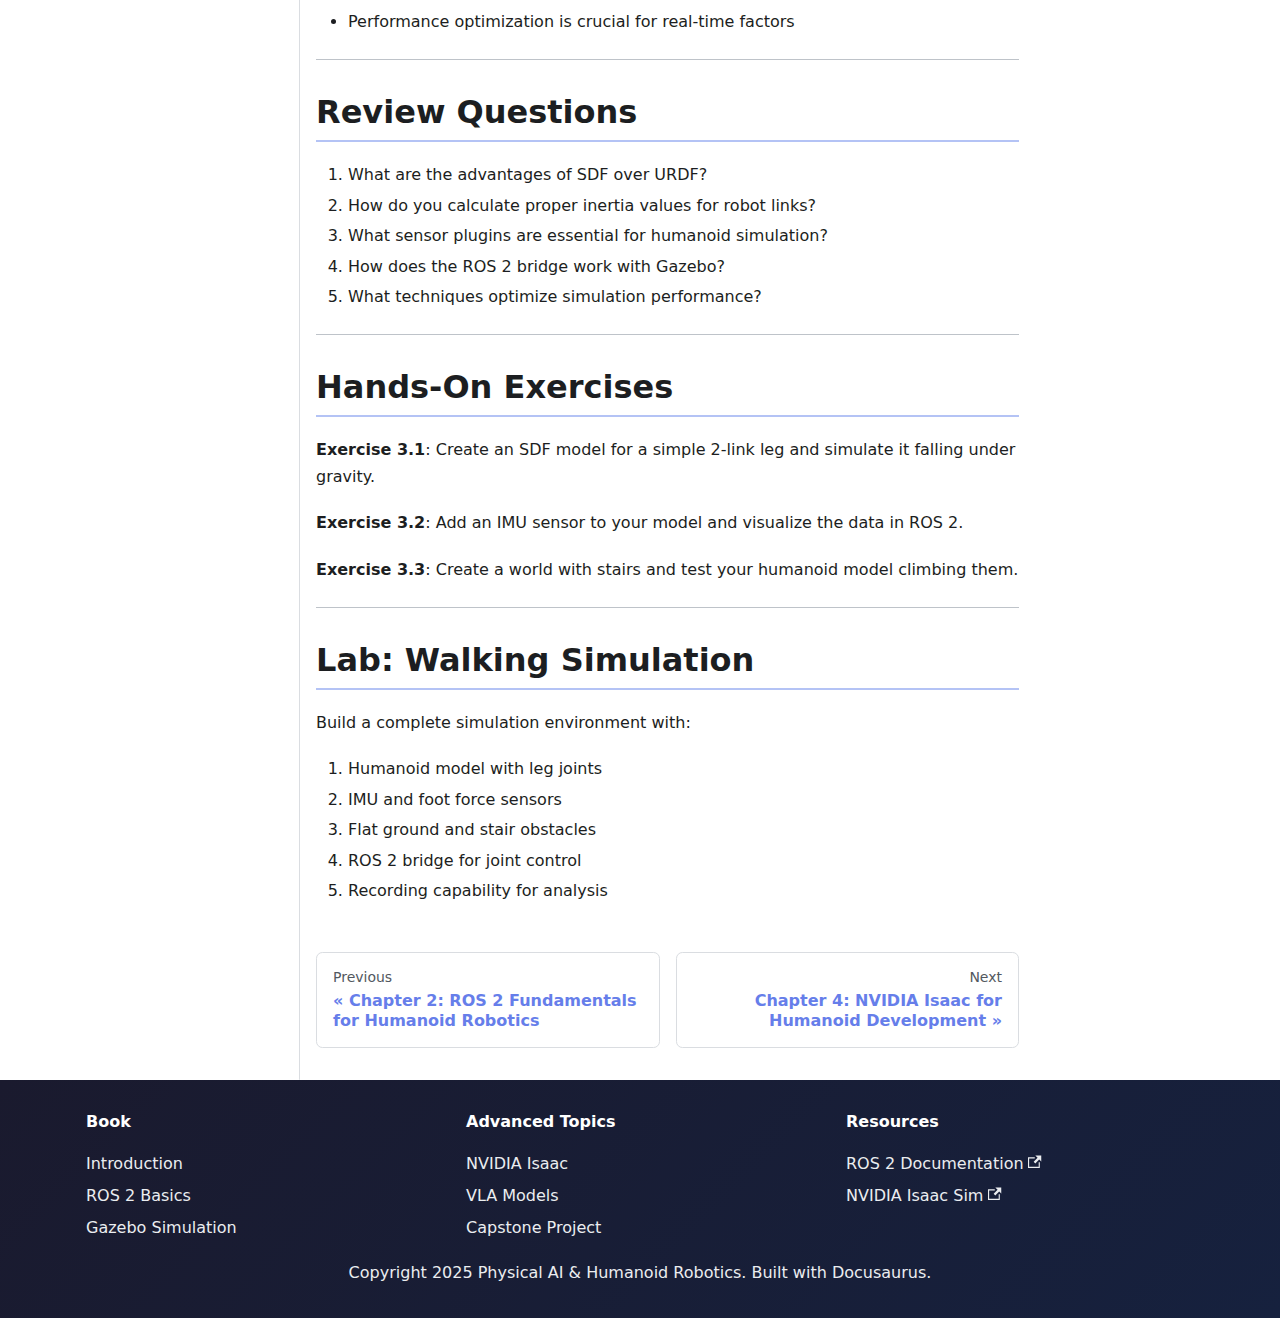
<file: gazebo-simulation.html>
<!doctype html>
<html lang="en" dir="ltr" class="docs-wrapper plugin-docs plugin-id-default docs-version-current docs-doc-page docs-doc-id-gazebo-simulation" data-has-hydrated="false">
<head>
<meta charset="UTF-8">
<meta name="generator" content="Docusaurus v3.9.2">
<title data-rh="true">Chapter 3: Gazebo Simulation for Humanoid Robots | Physical AI &amp; Humanoid Robotics</title><meta data-rh="true" name="viewport" content="width=device-width,initial-scale=1"><meta data-rh="true" name="twitter:card" content="summary_large_image"><meta data-rh="true" property="og:image" content="https://mr-hamza-3335.github.io/img/social-card.jpg"><meta data-rh="true" name="twitter:image" content="https://mr-hamza-3335.github.io/img/social-card.jpg"><meta data-rh="true" property="og:url" content="https://mr-hamza-3335.github.io/gazebo-simulation"><meta data-rh="true" property="og:locale" content="en"><meta data-rh="true" name="docusaurus_locale" content="en"><meta data-rh="true" name="docsearch:language" content="en"><meta data-rh="true" name="docusaurus_version" content="current"><meta data-rh="true" name="docusaurus_tag" content="docs-default-current"><meta data-rh="true" name="docsearch:version" content="current"><meta data-rh="true" name="docsearch:docusaurus_tag" content="docs-default-current"><meta data-rh="true" property="og:title" content="Chapter 3: Gazebo Simulation for Humanoid Robots | Physical AI &amp; Humanoid Robotics"><meta data-rh="true" name="description" content="Learning Objectives"><meta data-rh="true" property="og:description" content="Learning Objectives"><link data-rh="true" rel="icon" href="/img/favicon.ico"><link data-rh="true" rel="canonical" href="https://mr-hamza-3335.github.io/gazebo-simulation"><link data-rh="true" rel="alternate" href="https://mr-hamza-3335.github.io/gazebo-simulation" hreflang="en"><link data-rh="true" rel="alternate" href="https://mr-hamza-3335.github.io/gazebo-simulation" hreflang="x-default"><script data-rh="true" type="application/ld+json">{"@context":"https://schema.org","@type":"BreadcrumbList","itemListElement":[{"@type":"ListItem","position":1,"name":"Chapter 3: Gazebo Simulation for Humanoid Robots","item":"https://mr-hamza-3335.github.io/gazebo-simulation"}]}</script><link rel="stylesheet" href="/assets/css/styles.e8f1ea41.css">
<script src="/assets/js/runtime~main.a46743b6.js" defer="defer"></script>
<script src="/assets/js/main.daa928d9.js" defer="defer"></script>
</head>
<body class="navigation-with-keyboard">
<svg style="display: none;"><defs>
<symbol id="theme-svg-external-link" viewBox="0 0 24 24"><path fill="currentColor" d="M21 13v10h-21v-19h12v2h-10v15h17v-8h2zm3-12h-10.988l4.035 4-6.977 7.07 2.828 2.828 6.977-7.07 4.125 4.172v-11z"/></symbol>
</defs></svg>
<script>!function(){var t=function(){try{return new URLSearchParams(window.location.search).get("docusaurus-theme")}catch(t){}}()||function(){try{return window.localStorage.getItem("theme")}catch(t){}}();document.documentElement.setAttribute("data-theme",t||(window.matchMedia("(prefers-color-scheme: dark)").matches?"dark":"light")),document.documentElement.setAttribute("data-theme-choice",t||"system")}(),function(){try{const c=new URLSearchParams(window.location.search).entries();for(var[t,e]of c)if(t.startsWith("docusaurus-data-")){var a=t.replace("docusaurus-data-","data-");document.documentElement.setAttribute(a,e)}}catch(t){}}()</script><div id="__docusaurus"><link rel="preload" as="image" href="/img/logo.svg"><div role="region" aria-label="Skip to main content"><a class="skipToContent_fXgn" href="#__docusaurus_skipToContent_fallback">Skip to main content</a></div><nav aria-label="Main" class="theme-layout-navbar navbar navbar--fixed-top"><div class="navbar__inner"><div class="theme-layout-navbar-left navbar__items"><button aria-label="Toggle navigation bar" aria-expanded="false" class="navbar__toggle clean-btn" type="button"><svg width="30" height="30" viewBox="0 0 30 30" aria-hidden="true"><path stroke="currentColor" stroke-linecap="round" stroke-miterlimit="10" stroke-width="2" d="M4 7h22M4 15h22M4 23h22"></path></svg></button><a class="navbar__brand" href="/"><div class="navbar__logo"><img src="/img/logo.svg" alt="Physical AI Logo" class="themedComponent_mlkZ themedComponent--light_NVdE"><img src="/img/logo.svg" alt="Physical AI Logo" class="themedComponent_mlkZ themedComponent--dark_xIcU"></div><b class="navbar__title text--truncate">Physical AI Book</b></a><a aria-current="page" class="navbar__item navbar__link navbar__link--active" href="/">Chapters</a></div><div class="theme-layout-navbar-right navbar__items navbar__items--right"><a href="https://github.com/mr-hamza-3335/Ai-Driven-Book-with-rag-chatbot" target="_blank" rel="noopener noreferrer" class="navbar__item navbar__link">GitHub<svg width="13.5" height="13.5" aria-label="(opens in new tab)" class="iconExternalLink_nPIU"><use href="#theme-svg-external-link"></use></svg></a><div class="toggle_vylO colorModeToggle_DEke"><button class="clean-btn toggleButton_gllP toggleButtonDisabled_aARS" type="button" disabled="" title="system mode" aria-label="Switch between dark and light mode (currently system mode)"><svg viewBox="0 0 24 24" width="24" height="24" aria-hidden="true" class="toggleIcon_g3eP lightToggleIcon_pyhR"><path fill="currentColor" d="M12,9c1.65,0,3,1.35,3,3s-1.35,3-3,3s-3-1.35-3-3S10.35,9,12,9 M12,7c-2.76,0-5,2.24-5,5s2.24,5,5,5s5-2.24,5-5 S14.76,7,12,7L12,7z M2,13l2,0c0.55,0,1-0.45,1-1s-0.45-1-1-1l-2,0c-0.55,0-1,0.45-1,1S1.45,13,2,13z M20,13l2,0c0.55,0,1-0.45,1-1 s-0.45-1-1-1l-2,0c-0.55,0-1,0.45-1,1S19.45,13,20,13z M11,2v2c0,0.55,0.45,1,1,1s1-0.45,1-1V2c0-0.55-0.45-1-1-1S11,1.45,11,2z M11,20v2c0,0.55,0.45,1,1,1s1-0.45,1-1v-2c0-0.55-0.45-1-1-1C11.45,19,11,19.45,11,20z M5.99,4.58c-0.39-0.39-1.03-0.39-1.41,0 c-0.39,0.39-0.39,1.03,0,1.41l1.06,1.06c0.39,0.39,1.03,0.39,1.41,0s0.39-1.03,0-1.41L5.99,4.58z M18.36,16.95 c-0.39-0.39-1.03-0.39-1.41,0c-0.39,0.39-0.39,1.03,0,1.41l1.06,1.06c0.39,0.39,1.03,0.39,1.41,0c0.39-0.39,0.39-1.03,0-1.41 L18.36,16.95z M19.42,5.99c0.39-0.39,0.39-1.03,0-1.41c-0.39-0.39-1.03-0.39-1.41,0l-1.06,1.06c-0.39,0.39-0.39,1.03,0,1.41 s1.03,0.39,1.41,0L19.42,5.99z M7.05,18.36c0.39-0.39,0.39-1.03,0-1.41c-0.39-0.39-1.03-0.39-1.41,0l-1.06,1.06 c-0.39,0.39-0.39,1.03,0,1.41s1.03,0.39,1.41,0L7.05,18.36z"></path></svg><svg viewBox="0 0 24 24" width="24" height="24" aria-hidden="true" class="toggleIcon_g3eP darkToggleIcon_wfgR"><path fill="currentColor" d="M9.37,5.51C9.19,6.15,9.1,6.82,9.1,7.5c0,4.08,3.32,7.4,7.4,7.4c0.68,0,1.35-0.09,1.99-0.27C17.45,17.19,14.93,19,12,19 c-3.86,0-7-3.14-7-7C5,9.07,6.81,6.55,9.37,5.51z M12,3c-4.97,0-9,4.03-9,9s4.03,9,9,9s9-4.03,9-9c0-0.46-0.04-0.92-0.1-1.36 c-0.98,1.37-2.58,2.26-4.4,2.26c-2.98,0-5.4-2.42-5.4-5.4c0-1.81,0.89-3.42,2.26-4.4C12.92,3.04,12.46,3,12,3L12,3z"></path></svg><svg viewBox="0 0 24 24" width="24" height="24" aria-hidden="true" class="toggleIcon_g3eP systemToggleIcon_QzmC"><path fill="currentColor" d="m12 21c4.971 0 9-4.029 9-9s-4.029-9-9-9-9 4.029-9 9 4.029 9 9 9zm4.95-13.95c1.313 1.313 2.05 3.093 2.05 4.95s-0.738 3.637-2.05 4.95c-1.313 1.313-3.093 2.05-4.95 2.05v-14c1.857 0 3.637 0.737 4.95 2.05z"></path></svg></button></div><div class="navbarSearchContainer_Bca1"></div></div></div><div role="presentation" class="navbar-sidebar__backdrop"></div></nav><div id="__docusaurus_skipToContent_fallback" class="theme-layout-main main-wrapper mainWrapper_z2l0"><div class="docsWrapper_hBAB"><button aria-label="Scroll back to top" class="clean-btn theme-back-to-top-button backToTopButton_sjWU" type="button"></button><div class="docRoot_UBD9"><aside class="theme-doc-sidebar-container docSidebarContainer_YfHR"><div class="sidebarViewport_aRkj"><div class="sidebar_njMd"><nav aria-label="Docs sidebar" class="menu thin-scrollbar menu_SIkG"><ul class="theme-doc-sidebar-menu menu__list"><li class="theme-doc-sidebar-item-link theme-doc-sidebar-item-link-level-1 menu__list-item"><a class="menu__link" href="/"><span title="Welcome" class="linkLabel_WmDU">Welcome</span></a></li><li class="theme-doc-sidebar-item-category theme-doc-sidebar-item-category-level-1 menu__list-item"><div class="menu__list-item-collapsible"><a class="categoryLink_byQd menu__link menu__link--sublist menu__link--sublist-caret" role="button" aria-expanded="true" href="/introduction"><span title="Getting Started" class="categoryLinkLabel_W154">Getting Started</span></a></div><ul class="menu__list"><li class="theme-doc-sidebar-item-link theme-doc-sidebar-item-link-level-2 menu__list-item"><a class="menu__link" tabindex="0" href="/introduction"><span title="Chapter 1: Introduction to Physical AI &amp; Humanoid Robotics" class="linkLabel_WmDU">Chapter 1: Introduction to Physical AI &amp; Humanoid Robotics</span></a></li></ul></li><li class="theme-doc-sidebar-item-category theme-doc-sidebar-item-category-level-1 menu__list-item"><div class="menu__list-item-collapsible"><a class="categoryLink_byQd menu__link menu__link--sublist menu__link--sublist-caret menu__link--active" role="button" aria-expanded="true" href="/ros2-basics"><span title="Foundations" class="categoryLinkLabel_W154">Foundations</span></a></div><ul class="menu__list"><li class="theme-doc-sidebar-item-link theme-doc-sidebar-item-link-level-2 menu__list-item"><a class="menu__link" tabindex="0" href="/ros2-basics"><span title="Chapter 2: ROS 2 Fundamentals for Humanoid Robotics" class="linkLabel_WmDU">Chapter 2: ROS 2 Fundamentals for Humanoid Robotics</span></a></li><li class="theme-doc-sidebar-item-link theme-doc-sidebar-item-link-level-2 menu__list-item"><a class="menu__link menu__link--active" aria-current="page" tabindex="0" href="/gazebo-simulation"><span title="Chapter 3: Gazebo Simulation for Humanoid Robots" class="linkLabel_WmDU">Chapter 3: Gazebo Simulation for Humanoid Robots</span></a></li></ul></li><li class="theme-doc-sidebar-item-category theme-doc-sidebar-item-category-level-1 menu__list-item"><div class="menu__list-item-collapsible"><a class="categoryLink_byQd menu__link menu__link--sublist menu__link--sublist-caret" role="button" aria-expanded="true" href="/nvidia-isaac"><span title="Advanced Topics" class="categoryLinkLabel_W154">Advanced Topics</span></a></div><ul class="menu__list"><li class="theme-doc-sidebar-item-link theme-doc-sidebar-item-link-level-2 menu__list-item"><a class="menu__link" tabindex="0" href="/nvidia-isaac"><span title="Chapter 4: NVIDIA Isaac for Humanoid Development" class="linkLabel_WmDU">Chapter 4: NVIDIA Isaac for Humanoid Development</span></a></li><li class="theme-doc-sidebar-item-link theme-doc-sidebar-item-link-level-2 menu__list-item"><a class="menu__link" tabindex="0" href="/vla"><span title="Chapter 5: Vision-Language-Action Models for Humanoid Control" class="linkLabel_WmDU">Chapter 5: Vision-Language-Action Models for Humanoid Control</span></a></li></ul></li><li class="theme-doc-sidebar-item-category theme-doc-sidebar-item-category-level-1 menu__list-item"><div class="menu__list-item-collapsible"><a class="categoryLink_byQd menu__link menu__link--sublist menu__link--sublist-caret" role="button" aria-expanded="true" href="/capstone"><span title="Project" class="categoryLinkLabel_W154">Project</span></a></div><ul class="menu__list"><li class="theme-doc-sidebar-item-link theme-doc-sidebar-item-link-level-2 menu__list-item"><a class="menu__link" tabindex="0" href="/capstone"><span title="Chapter 6: Capstone Project - Building an Autonomous Humanoid System" class="linkLabel_WmDU">Chapter 6: Capstone Project - Building an Autonomous Humanoid System</span></a></li></ul></li></ul></nav></div></div></aside><main class="docMainContainer_TBSr"><div class="container padding-top--md padding-bottom--lg"><div class="row"><div class="col docItemCol_VOVn"><div class="docItemContainer_Djhp"><article><nav class="theme-doc-breadcrumbs breadcrumbsContainer_Z_bl" aria-label="Breadcrumbs"><ul class="breadcrumbs"><li class="breadcrumbs__item"><a aria-label="Home page" class="breadcrumbs__link" href="/"><svg viewBox="0 0 24 24" class="breadcrumbHomeIcon_YNFT"><path d="M10 19v-5h4v5c0 .55.45 1 1 1h3c.55 0 1-.45 1-1v-7h1.7c.46 0 .68-.57.33-.87L12.67 3.6c-.38-.34-.96-.34-1.34 0l-8.36 7.53c-.34.3-.13.87.33.87H5v7c0 .55.45 1 1 1h3c.55 0 1-.45 1-1z" fill="currentColor"></path></svg></a></li><li class="breadcrumbs__item"><span class="breadcrumbs__link">Foundations</span></li><li class="breadcrumbs__item breadcrumbs__item--active"><span class="breadcrumbs__link">Chapter 3: Gazebo Simulation for Humanoid Robots</span></li></ul></nav><div class="tocCollapsible_ETCw theme-doc-toc-mobile tocMobile_ITEo"><button type="button" class="clean-btn tocCollapsibleButton_TO0P">On this page</button></div><div class="theme-doc-markdown markdown"><header><h1>Chapter 3: Gazebo Simulation for Humanoid Robots</h1></header>
<h2 class="anchor anchorTargetStickyNavbar_Vzrq" id="learning-objectives">Learning Objectives<a href="#learning-objectives" class="hash-link" aria-label="Direct link to Learning Objectives" title="Direct link to Learning Objectives" translate="no">​</a></h2>
<p>By the end of this chapter, you will be able to:</p>
<ul>
<li class="">Set up Gazebo simulation environments for humanoids</li>
<li class="">Create and configure robot models with physics properties</li>
<li class="">Implement sensor plugins for cameras, IMU, and force sensors</li>
<li class="">Design test environments and scenarios</li>
<li class="">Debug and optimize simulation performance</li>
</ul>
<hr>
<h2 class="anchor anchorTargetStickyNavbar_Vzrq" id="31-introduction-to-gazebo">3.1 Introduction to Gazebo<a href="#31-introduction-to-gazebo" class="hash-link" aria-label="Direct link to 3.1 Introduction to Gazebo" title="Direct link to 3.1 Introduction to Gazebo" translate="no">​</a></h2>
<h3 class="anchor anchorTargetStickyNavbar_Vzrq" id="what-is-gazebo">What is Gazebo?<a href="#what-is-gazebo" class="hash-link" aria-label="Direct link to What is Gazebo?" title="Direct link to What is Gazebo?" translate="no">​</a></h3>
<p>Gazebo is a powerful 3D robotics simulator that provides:</p>
<ul>
<li class=""><strong>Physics engines</strong>: ODE, Bullet, DART, Simbody</li>
<li class=""><strong>Sensor simulation</strong>: Cameras, LiDAR, IMU, contact sensors</li>
<li class=""><strong>Realistic rendering</strong>: Lighting, shadows, materials</li>
<li class=""><strong>ROS integration</strong>: Seamless communication with ROS 2</li>
</ul>
<h3 class="anchor anchorTargetStickyNavbar_Vzrq" id="gazebo-versions">Gazebo Versions<a href="#gazebo-versions" class="hash-link" aria-label="Direct link to Gazebo Versions" title="Direct link to Gazebo Versions" translate="no">​</a></h3>
<table><thead><tr><th>Version</th><th>Status</th><th>ROS 2 Support</th></tr></thead><tbody><tr><td>Gazebo Classic</td><td>Legacy</td><td>ROS 2 via bridges</td></tr><tr><td>Ignition Gazebo</td><td>Current</td><td>Native support</td></tr><tr><td>Gazebo Harmonic</td><td>Latest</td><td>Full ROS 2 Humble</td></tr></tbody></table>
<hr>
<h2 class="anchor anchorTargetStickyNavbar_Vzrq" id="32-installation-and-setup">3.2 Installation and Setup<a href="#32-installation-and-setup" class="hash-link" aria-label="Direct link to 3.2 Installation and Setup" title="Direct link to 3.2 Installation and Setup" translate="no">​</a></h2>
<h3 class="anchor anchorTargetStickyNavbar_Vzrq" id="installing-gazebo-harmonic">Installing Gazebo Harmonic<a href="#installing-gazebo-harmonic" class="hash-link" aria-label="Direct link to Installing Gazebo Harmonic" title="Direct link to Installing Gazebo Harmonic" translate="no">​</a></h3>
<div class="language-bash codeBlockContainer_Ckt0 theme-code-block" style="--prism-color:#F8F8F2;--prism-background-color:#282A36"><div class="codeBlockContent_QJqH"><pre tabindex="0" class="prism-code language-bash codeBlock_bY9V thin-scrollbar" style="color:#F8F8F2;background-color:#282A36"><code class="codeBlockLines_e6Vv"><span class="token-line" style="color:#F8F8F2"><span class="token comment" style="color:rgb(98, 114, 164)"># Add Gazebo repository</span><span class="token plain"></span><br></span><span class="token-line" style="color:#F8F8F2"><span class="token plain"></span><span class="token function" style="color:rgb(80, 250, 123)">sudo</span><span class="token plain"> </span><span class="token function" style="color:rgb(80, 250, 123)">wget</span><span class="token plain"> https://packages.osrfoundation.org/gazebo.gpg </span><span class="token punctuation" style="color:rgb(248, 248, 242)">\</span><span class="token plain"></span><br></span><span class="token-line" style="color:#F8F8F2"><span class="token plain">  </span><span class="token parameter variable" style="color:rgb(189, 147, 249);font-style:italic">-O</span><span class="token plain"> /usr/share/keyrings/pkgs-osrf-archive-keyring.gpg</span><br></span><span class="token-line" style="color:#F8F8F2"><span class="token plain" style="display:inline-block"></span><br></span><span class="token-line" style="color:#F8F8F2"><span class="token plain"></span><span class="token builtin class-name" style="color:rgb(189, 147, 249)">echo</span><span class="token plain"> </span><span class="token string" style="color:rgb(255, 121, 198)">&quot;deb [arch=</span><span class="token string variable" style="color:rgb(189, 147, 249);font-style:italic">$(</span><span class="token string variable" style="color:rgb(189, 147, 249);font-style:italic">dpkg --print-architecture</span><span class="token string variable" style="color:rgb(189, 147, 249);font-style:italic">)</span><span class="token string" style="color:rgb(255, 121, 198)"> signed-by=/usr/share/keyrings/pkgs-osrf-archive-keyring.gpg] \</span><br></span><span class="token-line" style="color:#F8F8F2"><span class="token string" style="color:rgb(255, 121, 198)">  http://packages.osrfoundation.org/gazebo/ubuntu-stable </span><span class="token string variable" style="color:rgb(189, 147, 249);font-style:italic">$(</span><span class="token string variable" style="color:rgb(189, 147, 249);font-style:italic">lsb_release </span><span class="token string variable parameter variable" style="color:rgb(189, 147, 249);font-style:italic">-cs</span><span class="token string variable" style="color:rgb(189, 147, 249);font-style:italic">)</span><span class="token string" style="color:rgb(255, 121, 198)"> main&quot;</span><span class="token plain"> </span><span class="token punctuation" style="color:rgb(248, 248, 242)">\</span><span class="token plain"></span><br></span><span class="token-line" style="color:#F8F8F2"><span class="token plain">  </span><span class="token operator">|</span><span class="token plain"> </span><span class="token function" style="color:rgb(80, 250, 123)">sudo</span><span class="token plain"> </span><span class="token function" style="color:rgb(80, 250, 123)">tee</span><span class="token plain"> /etc/apt/sources.list.d/gazebo-stable.list </span><span class="token operator">&gt;</span><span class="token plain"> /dev/null</span><br></span><span class="token-line" style="color:#F8F8F2"><span class="token plain" style="display:inline-block"></span><br></span><span class="token-line" style="color:#F8F8F2"><span class="token plain"></span><span class="token comment" style="color:rgb(98, 114, 164)"># Install Gazebo</span><span class="token plain"></span><br></span><span class="token-line" style="color:#F8F8F2"><span class="token plain"></span><span class="token function" style="color:rgb(80, 250, 123)">sudo</span><span class="token plain"> </span><span class="token function" style="color:rgb(80, 250, 123)">apt-get</span><span class="token plain"> update</span><br></span><span class="token-line" style="color:#F8F8F2"><span class="token plain"></span><span class="token function" style="color:rgb(80, 250, 123)">sudo</span><span class="token plain"> </span><span class="token function" style="color:rgb(80, 250, 123)">apt-get</span><span class="token plain"> </span><span class="token function" style="color:rgb(80, 250, 123)">install</span><span class="token plain"> gz-harmonic</span><br></span><span class="token-line" style="color:#F8F8F2"><span class="token plain" style="display:inline-block"></span><br></span><span class="token-line" style="color:#F8F8F2"><span class="token plain"></span><span class="token comment" style="color:rgb(98, 114, 164)"># Install ROS 2 integration</span><span class="token plain"></span><br></span><span class="token-line" style="color:#F8F8F2"><span class="token plain"></span><span class="token function" style="color:rgb(80, 250, 123)">sudo</span><span class="token plain"> </span><span class="token function" style="color:rgb(80, 250, 123)">apt-get</span><span class="token plain"> </span><span class="token function" style="color:rgb(80, 250, 123)">install</span><span class="token plain"> ros-humble-ros-gz</span><br></span></code></pre></div></div>
<h3 class="anchor anchorTargetStickyNavbar_Vzrq" id="verify-installation">Verify Installation<a href="#verify-installation" class="hash-link" aria-label="Direct link to Verify Installation" title="Direct link to Verify Installation" translate="no">​</a></h3>
<div class="language-bash codeBlockContainer_Ckt0 theme-code-block" style="--prism-color:#F8F8F2;--prism-background-color:#282A36"><div class="codeBlockContent_QJqH"><pre tabindex="0" class="prism-code language-bash codeBlock_bY9V thin-scrollbar" style="color:#F8F8F2;background-color:#282A36"><code class="codeBlockLines_e6Vv"><span class="token-line" style="color:#F8F8F2"><span class="token comment" style="color:rgb(98, 114, 164)"># Launch empty world</span><span class="token plain"></span><br></span><span class="token-line" style="color:#F8F8F2"><span class="token plain">gz sim empty.sdf</span><br></span><span class="token-line" style="color:#F8F8F2"><span class="token plain" style="display:inline-block"></span><br></span><span class="token-line" style="color:#F8F8F2"><span class="token plain"></span><span class="token comment" style="color:rgb(98, 114, 164)"># Check ROS 2 bridge</span><span class="token plain"></span><br></span><span class="token-line" style="color:#F8F8F2"><span class="token plain">ros2 run ros_gz_bridge parameter_bridge </span><span class="token parameter variable" style="color:rgb(189, 147, 249);font-style:italic">--help</span><br></span></code></pre></div></div>
<hr>
<h2 class="anchor anchorTargetStickyNavbar_Vzrq" id="33-sdf-robot-models">3.3 SDF Robot Models<a href="#33-sdf-robot-models" class="hash-link" aria-label="Direct link to 3.3 SDF Robot Models" title="Direct link to 3.3 SDF Robot Models" translate="no">​</a></h2>
<h3 class="anchor anchorTargetStickyNavbar_Vzrq" id="sdf-vs-urdf">SDF vs URDF<a href="#sdf-vs-urdf" class="hash-link" aria-label="Direct link to SDF vs URDF" title="Direct link to SDF vs URDF" translate="no">​</a></h3>
<table><thead><tr><th>Feature</th><th>URDF</th><th>SDF</th></tr></thead><tbody><tr><td>Origin</td><td>ROS</td><td>Gazebo</td></tr><tr><td>Physics</td><td>Basic</td><td>Advanced</td></tr><tr><td>Sensors</td><td>Limited</td><td>Full support</td></tr><tr><td>Plugins</td><td>Separate</td><td>Integrated</td></tr><tr><td>Worlds</td><td>No</td><td>Yes</td></tr></tbody></table>
<h3 class="anchor anchorTargetStickyNavbar_Vzrq" id="basic-humanoid-sdf">Basic Humanoid SDF<a href="#basic-humanoid-sdf" class="hash-link" aria-label="Direct link to Basic Humanoid SDF" title="Direct link to Basic Humanoid SDF" translate="no">​</a></h3>
<div class="language-xml codeBlockContainer_Ckt0 theme-code-block" style="--prism-color:#F8F8F2;--prism-background-color:#282A36"><div class="codeBlockContent_QJqH"><pre tabindex="0" class="prism-code language-xml codeBlock_bY9V thin-scrollbar" style="color:#F8F8F2;background-color:#282A36"><code class="codeBlockLines_e6Vv"><span class="token-line" style="color:#F8F8F2"><span class="token prolog" style="color:rgb(189, 147, 249)">&lt;?xml version=&quot;1.0&quot;?&gt;</span><span class="token plain"></span><br></span><span class="token-line" style="color:#F8F8F2"><span class="token plain"></span><span class="token tag punctuation" style="color:rgb(248, 248, 242)">&lt;</span><span class="token tag" style="color:rgb(255, 121, 198)">sdf</span><span class="token tag" style="color:rgb(255, 121, 198)"> </span><span class="token tag attr-name" style="color:rgb(241, 250, 140)">version</span><span class="token tag attr-value punctuation attr-equals" style="color:rgb(248, 248, 242)">=</span><span class="token tag attr-value punctuation" style="color:rgb(248, 248, 242)">&quot;</span><span class="token tag attr-value" style="color:rgb(255, 121, 198)">1.9</span><span class="token tag attr-value punctuation" style="color:rgb(248, 248, 242)">&quot;</span><span class="token tag punctuation" style="color:rgb(248, 248, 242)">&gt;</span><span class="token plain"></span><br></span><span class="token-line" style="color:#F8F8F2"><span class="token plain">  </span><span class="token tag punctuation" style="color:rgb(248, 248, 242)">&lt;</span><span class="token tag" style="color:rgb(255, 121, 198)">model</span><span class="token tag" style="color:rgb(255, 121, 198)"> </span><span class="token tag attr-name" style="color:rgb(241, 250, 140)">name</span><span class="token tag attr-value punctuation attr-equals" style="color:rgb(248, 248, 242)">=</span><span class="token tag attr-value punctuation" style="color:rgb(248, 248, 242)">&quot;</span><span class="token tag attr-value" style="color:rgb(255, 121, 198)">simple_humanoid</span><span class="token tag attr-value punctuation" style="color:rgb(248, 248, 242)">&quot;</span><span class="token tag punctuation" style="color:rgb(248, 248, 242)">&gt;</span><span class="token plain"></span><br></span><span class="token-line" style="color:#F8F8F2"><span class="token plain">    </span><span class="token tag punctuation" style="color:rgb(248, 248, 242)">&lt;</span><span class="token tag" style="color:rgb(255, 121, 198)">static</span><span class="token tag punctuation" style="color:rgb(248, 248, 242)">&gt;</span><span class="token plain">false</span><span class="token tag punctuation" style="color:rgb(248, 248, 242)">&lt;/</span><span class="token tag" style="color:rgb(255, 121, 198)">static</span><span class="token tag punctuation" style="color:rgb(248, 248, 242)">&gt;</span><span class="token plain"></span><br></span><span class="token-line" style="color:#F8F8F2"><span class="token plain" style="display:inline-block"></span><br></span><span class="token-line" style="color:#F8F8F2"><span class="token plain">    </span><span class="token comment" style="color:rgb(98, 114, 164)">&lt;!-- Torso --&gt;</span><span class="token plain"></span><br></span><span class="token-line" style="color:#F8F8F2"><span class="token plain">    </span><span class="token tag punctuation" style="color:rgb(248, 248, 242)">&lt;</span><span class="token tag" style="color:rgb(255, 121, 198)">link</span><span class="token tag" style="color:rgb(255, 121, 198)"> </span><span class="token tag attr-name" style="color:rgb(241, 250, 140)">name</span><span class="token tag attr-value punctuation attr-equals" style="color:rgb(248, 248, 242)">=</span><span class="token tag attr-value punctuation" style="color:rgb(248, 248, 242)">&quot;</span><span class="token tag attr-value" style="color:rgb(255, 121, 198)">torso</span><span class="token tag attr-value punctuation" style="color:rgb(248, 248, 242)">&quot;</span><span class="token tag punctuation" style="color:rgb(248, 248, 242)">&gt;</span><span class="token plain"></span><br></span><span class="token-line" style="color:#F8F8F2"><span class="token plain">      </span><span class="token tag punctuation" style="color:rgb(248, 248, 242)">&lt;</span><span class="token tag" style="color:rgb(255, 121, 198)">pose</span><span class="token tag punctuation" style="color:rgb(248, 248, 242)">&gt;</span><span class="token plain">0 0 1.0 0 0 0</span><span class="token tag punctuation" style="color:rgb(248, 248, 242)">&lt;/</span><span class="token tag" style="color:rgb(255, 121, 198)">pose</span><span class="token tag punctuation" style="color:rgb(248, 248, 242)">&gt;</span><span class="token plain"></span><br></span><span class="token-line" style="color:#F8F8F2"><span class="token plain">      </span><span class="token tag punctuation" style="color:rgb(248, 248, 242)">&lt;</span><span class="token tag" style="color:rgb(255, 121, 198)">inertial</span><span class="token tag punctuation" style="color:rgb(248, 248, 242)">&gt;</span><span class="token plain"></span><br></span><span class="token-line" style="color:#F8F8F2"><span class="token plain">        </span><span class="token tag punctuation" style="color:rgb(248, 248, 242)">&lt;</span><span class="token tag" style="color:rgb(255, 121, 198)">mass</span><span class="token tag punctuation" style="color:rgb(248, 248, 242)">&gt;</span><span class="token plain">30.0</span><span class="token tag punctuation" style="color:rgb(248, 248, 242)">&lt;/</span><span class="token tag" style="color:rgb(255, 121, 198)">mass</span><span class="token tag punctuation" style="color:rgb(248, 248, 242)">&gt;</span><span class="token plain"></span><br></span><span class="token-line" style="color:#F8F8F2"><span class="token plain">        </span><span class="token tag punctuation" style="color:rgb(248, 248, 242)">&lt;</span><span class="token tag" style="color:rgb(255, 121, 198)">inertia</span><span class="token tag punctuation" style="color:rgb(248, 248, 242)">&gt;</span><span class="token plain"></span><br></span><span class="token-line" style="color:#F8F8F2"><span class="token plain">          </span><span class="token tag punctuation" style="color:rgb(248, 248, 242)">&lt;</span><span class="token tag" style="color:rgb(255, 121, 198)">ixx</span><span class="token tag punctuation" style="color:rgb(248, 248, 242)">&gt;</span><span class="token plain">1.0</span><span class="token tag punctuation" style="color:rgb(248, 248, 242)">&lt;/</span><span class="token tag" style="color:rgb(255, 121, 198)">ixx</span><span class="token tag punctuation" style="color:rgb(248, 248, 242)">&gt;</span><span class="token plain"></span><br></span><span class="token-line" style="color:#F8F8F2"><span class="token plain">          </span><span class="token tag punctuation" style="color:rgb(248, 248, 242)">&lt;</span><span class="token tag" style="color:rgb(255, 121, 198)">iyy</span><span class="token tag punctuation" style="color:rgb(248, 248, 242)">&gt;</span><span class="token plain">1.0</span><span class="token tag punctuation" style="color:rgb(248, 248, 242)">&lt;/</span><span class="token tag" style="color:rgb(255, 121, 198)">iyy</span><span class="token tag punctuation" style="color:rgb(248, 248, 242)">&gt;</span><span class="token plain"></span><br></span><span class="token-line" style="color:#F8F8F2"><span class="token plain">          </span><span class="token tag punctuation" style="color:rgb(248, 248, 242)">&lt;</span><span class="token tag" style="color:rgb(255, 121, 198)">izz</span><span class="token tag punctuation" style="color:rgb(248, 248, 242)">&gt;</span><span class="token plain">0.5</span><span class="token tag punctuation" style="color:rgb(248, 248, 242)">&lt;/</span><span class="token tag" style="color:rgb(255, 121, 198)">izz</span><span class="token tag punctuation" style="color:rgb(248, 248, 242)">&gt;</span><span class="token plain"></span><br></span><span class="token-line" style="color:#F8F8F2"><span class="token plain">        </span><span class="token tag punctuation" style="color:rgb(248, 248, 242)">&lt;/</span><span class="token tag" style="color:rgb(255, 121, 198)">inertia</span><span class="token tag punctuation" style="color:rgb(248, 248, 242)">&gt;</span><span class="token plain"></span><br></span><span class="token-line" style="color:#F8F8F2"><span class="token plain">      </span><span class="token tag punctuation" style="color:rgb(248, 248, 242)">&lt;/</span><span class="token tag" style="color:rgb(255, 121, 198)">inertial</span><span class="token tag punctuation" style="color:rgb(248, 248, 242)">&gt;</span><span class="token plain"></span><br></span><span class="token-line" style="color:#F8F8F2"><span class="token plain">      </span><span class="token tag punctuation" style="color:rgb(248, 248, 242)">&lt;</span><span class="token tag" style="color:rgb(255, 121, 198)">visual</span><span class="token tag" style="color:rgb(255, 121, 198)"> </span><span class="token tag attr-name" style="color:rgb(241, 250, 140)">name</span><span class="token tag attr-value punctuation attr-equals" style="color:rgb(248, 248, 242)">=</span><span class="token tag attr-value punctuation" style="color:rgb(248, 248, 242)">&quot;</span><span class="token tag attr-value" style="color:rgb(255, 121, 198)">torso_visual</span><span class="token tag attr-value punctuation" style="color:rgb(248, 248, 242)">&quot;</span><span class="token tag punctuation" style="color:rgb(248, 248, 242)">&gt;</span><span class="token plain"></span><br></span><span class="token-line" style="color:#F8F8F2"><span class="token plain">        </span><span class="token tag punctuation" style="color:rgb(248, 248, 242)">&lt;</span><span class="token tag" style="color:rgb(255, 121, 198)">geometry</span><span class="token tag punctuation" style="color:rgb(248, 248, 242)">&gt;</span><span class="token plain"></span><br></span><span class="token-line" style="color:#F8F8F2"><span class="token plain">          </span><span class="token tag punctuation" style="color:rgb(248, 248, 242)">&lt;</span><span class="token tag" style="color:rgb(255, 121, 198)">box</span><span class="token tag punctuation" style="color:rgb(248, 248, 242)">&gt;</span><span class="token tag punctuation" style="color:rgb(248, 248, 242)">&lt;</span><span class="token tag" style="color:rgb(255, 121, 198)">size</span><span class="token tag punctuation" style="color:rgb(248, 248, 242)">&gt;</span><span class="token plain">0.3 0.4 0.5</span><span class="token tag punctuation" style="color:rgb(248, 248, 242)">&lt;/</span><span class="token tag" style="color:rgb(255, 121, 198)">size</span><span class="token tag punctuation" style="color:rgb(248, 248, 242)">&gt;</span><span class="token tag punctuation" style="color:rgb(248, 248, 242)">&lt;/</span><span class="token tag" style="color:rgb(255, 121, 198)">box</span><span class="token tag punctuation" style="color:rgb(248, 248, 242)">&gt;</span><span class="token plain"></span><br></span><span class="token-line" style="color:#F8F8F2"><span class="token plain">        </span><span class="token tag punctuation" style="color:rgb(248, 248, 242)">&lt;/</span><span class="token tag" style="color:rgb(255, 121, 198)">geometry</span><span class="token tag punctuation" style="color:rgb(248, 248, 242)">&gt;</span><span class="token plain"></span><br></span><span class="token-line" style="color:#F8F8F2"><span class="token plain">        </span><span class="token tag punctuation" style="color:rgb(248, 248, 242)">&lt;</span><span class="token tag" style="color:rgb(255, 121, 198)">material</span><span class="token tag punctuation" style="color:rgb(248, 248, 242)">&gt;</span><span class="token plain"></span><br></span><span class="token-line" style="color:#F8F8F2"><span class="token plain">          </span><span class="token tag punctuation" style="color:rgb(248, 248, 242)">&lt;</span><span class="token tag" style="color:rgb(255, 121, 198)">ambient</span><span class="token tag punctuation" style="color:rgb(248, 248, 242)">&gt;</span><span class="token plain">0.2 0.2 0.8 1</span><span class="token tag punctuation" style="color:rgb(248, 248, 242)">&lt;/</span><span class="token tag" style="color:rgb(255, 121, 198)">ambient</span><span class="token tag punctuation" style="color:rgb(248, 248, 242)">&gt;</span><span class="token plain"></span><br></span><span class="token-line" style="color:#F8F8F2"><span class="token plain">        </span><span class="token tag punctuation" style="color:rgb(248, 248, 242)">&lt;/</span><span class="token tag" style="color:rgb(255, 121, 198)">material</span><span class="token tag punctuation" style="color:rgb(248, 248, 242)">&gt;</span><span class="token plain"></span><br></span><span class="token-line" style="color:#F8F8F2"><span class="token plain">      </span><span class="token tag punctuation" style="color:rgb(248, 248, 242)">&lt;/</span><span class="token tag" style="color:rgb(255, 121, 198)">visual</span><span class="token tag punctuation" style="color:rgb(248, 248, 242)">&gt;</span><span class="token plain"></span><br></span><span class="token-line" style="color:#F8F8F2"><span class="token plain">      </span><span class="token tag punctuation" style="color:rgb(248, 248, 242)">&lt;</span><span class="token tag" style="color:rgb(255, 121, 198)">collision</span><span class="token tag" style="color:rgb(255, 121, 198)"> </span><span class="token tag attr-name" style="color:rgb(241, 250, 140)">name</span><span class="token tag attr-value punctuation attr-equals" style="color:rgb(248, 248, 242)">=</span><span class="token tag attr-value punctuation" style="color:rgb(248, 248, 242)">&quot;</span><span class="token tag attr-value" style="color:rgb(255, 121, 198)">torso_collision</span><span class="token tag attr-value punctuation" style="color:rgb(248, 248, 242)">&quot;</span><span class="token tag punctuation" style="color:rgb(248, 248, 242)">&gt;</span><span class="token plain"></span><br></span><span class="token-line" style="color:#F8F8F2"><span class="token plain">        </span><span class="token tag punctuation" style="color:rgb(248, 248, 242)">&lt;</span><span class="token tag" style="color:rgb(255, 121, 198)">geometry</span><span class="token tag punctuation" style="color:rgb(248, 248, 242)">&gt;</span><span class="token plain"></span><br></span><span class="token-line" style="color:#F8F8F2"><span class="token plain">          </span><span class="token tag punctuation" style="color:rgb(248, 248, 242)">&lt;</span><span class="token tag" style="color:rgb(255, 121, 198)">box</span><span class="token tag punctuation" style="color:rgb(248, 248, 242)">&gt;</span><span class="token tag punctuation" style="color:rgb(248, 248, 242)">&lt;</span><span class="token tag" style="color:rgb(255, 121, 198)">size</span><span class="token tag punctuation" style="color:rgb(248, 248, 242)">&gt;</span><span class="token plain">0.3 0.4 0.5</span><span class="token tag punctuation" style="color:rgb(248, 248, 242)">&lt;/</span><span class="token tag" style="color:rgb(255, 121, 198)">size</span><span class="token tag punctuation" style="color:rgb(248, 248, 242)">&gt;</span><span class="token tag punctuation" style="color:rgb(248, 248, 242)">&lt;/</span><span class="token tag" style="color:rgb(255, 121, 198)">box</span><span class="token tag punctuation" style="color:rgb(248, 248, 242)">&gt;</span><span class="token plain"></span><br></span><span class="token-line" style="color:#F8F8F2"><span class="token plain">        </span><span class="token tag punctuation" style="color:rgb(248, 248, 242)">&lt;/</span><span class="token tag" style="color:rgb(255, 121, 198)">geometry</span><span class="token tag punctuation" style="color:rgb(248, 248, 242)">&gt;</span><span class="token plain"></span><br></span><span class="token-line" style="color:#F8F8F2"><span class="token plain">      </span><span class="token tag punctuation" style="color:rgb(248, 248, 242)">&lt;/</span><span class="token tag" style="color:rgb(255, 121, 198)">collision</span><span class="token tag punctuation" style="color:rgb(248, 248, 242)">&gt;</span><span class="token plain"></span><br></span><span class="token-line" style="color:#F8F8F2"><span class="token plain">    </span><span class="token tag punctuation" style="color:rgb(248, 248, 242)">&lt;/</span><span class="token tag" style="color:rgb(255, 121, 198)">link</span><span class="token tag punctuation" style="color:rgb(248, 248, 242)">&gt;</span><span class="token plain"></span><br></span><span class="token-line" style="color:#F8F8F2"><span class="token plain" style="display:inline-block"></span><br></span><span class="token-line" style="color:#F8F8F2"><span class="token plain">    </span><span class="token comment" style="color:rgb(98, 114, 164)">&lt;!-- Right Thigh --&gt;</span><span class="token plain"></span><br></span><span class="token-line" style="color:#F8F8F2"><span class="token plain">    </span><span class="token tag punctuation" style="color:rgb(248, 248, 242)">&lt;</span><span class="token tag" style="color:rgb(255, 121, 198)">link</span><span class="token tag" style="color:rgb(255, 121, 198)"> </span><span class="token tag attr-name" style="color:rgb(241, 250, 140)">name</span><span class="token tag attr-value punctuation attr-equals" style="color:rgb(248, 248, 242)">=</span><span class="token tag attr-value punctuation" style="color:rgb(248, 248, 242)">&quot;</span><span class="token tag attr-value" style="color:rgb(255, 121, 198)">right_thigh</span><span class="token tag attr-value punctuation" style="color:rgb(248, 248, 242)">&quot;</span><span class="token tag punctuation" style="color:rgb(248, 248, 242)">&gt;</span><span class="token plain"></span><br></span><span class="token-line" style="color:#F8F8F2"><span class="token plain">      </span><span class="token tag punctuation" style="color:rgb(248, 248, 242)">&lt;</span><span class="token tag" style="color:rgb(255, 121, 198)">pose</span><span class="token tag punctuation" style="color:rgb(248, 248, 242)">&gt;</span><span class="token plain">0.1 0 0.6 0 0 0</span><span class="token tag punctuation" style="color:rgb(248, 248, 242)">&lt;/</span><span class="token tag" style="color:rgb(255, 121, 198)">pose</span><span class="token tag punctuation" style="color:rgb(248, 248, 242)">&gt;</span><span class="token plain"></span><br></span><span class="token-line" style="color:#F8F8F2"><span class="token plain">      </span><span class="token tag punctuation" style="color:rgb(248, 248, 242)">&lt;</span><span class="token tag" style="color:rgb(255, 121, 198)">inertial</span><span class="token tag punctuation" style="color:rgb(248, 248, 242)">&gt;</span><span class="token plain"></span><br></span><span class="token-line" style="color:#F8F8F2"><span class="token plain">        </span><span class="token tag punctuation" style="color:rgb(248, 248, 242)">&lt;</span><span class="token tag" style="color:rgb(255, 121, 198)">mass</span><span class="token tag punctuation" style="color:rgb(248, 248, 242)">&gt;</span><span class="token plain">5.0</span><span class="token tag punctuation" style="color:rgb(248, 248, 242)">&lt;/</span><span class="token tag" style="color:rgb(255, 121, 198)">mass</span><span class="token tag punctuation" style="color:rgb(248, 248, 242)">&gt;</span><span class="token plain"></span><br></span><span class="token-line" style="color:#F8F8F2"><span class="token plain">        </span><span class="token tag punctuation" style="color:rgb(248, 248, 242)">&lt;</span><span class="token tag" style="color:rgb(255, 121, 198)">inertia</span><span class="token tag punctuation" style="color:rgb(248, 248, 242)">&gt;</span><span class="token plain"></span><br></span><span class="token-line" style="color:#F8F8F2"><span class="token plain">          </span><span class="token tag punctuation" style="color:rgb(248, 248, 242)">&lt;</span><span class="token tag" style="color:rgb(255, 121, 198)">ixx</span><span class="token tag punctuation" style="color:rgb(248, 248, 242)">&gt;</span><span class="token plain">0.1</span><span class="token tag punctuation" style="color:rgb(248, 248, 242)">&lt;/</span><span class="token tag" style="color:rgb(255, 121, 198)">ixx</span><span class="token tag punctuation" style="color:rgb(248, 248, 242)">&gt;</span><span class="token plain"></span><br></span><span class="token-line" style="color:#F8F8F2"><span class="token plain">          </span><span class="token tag punctuation" style="color:rgb(248, 248, 242)">&lt;</span><span class="token tag" style="color:rgb(255, 121, 198)">iyy</span><span class="token tag punctuation" style="color:rgb(248, 248, 242)">&gt;</span><span class="token plain">0.1</span><span class="token tag punctuation" style="color:rgb(248, 248, 242)">&lt;/</span><span class="token tag" style="color:rgb(255, 121, 198)">iyy</span><span class="token tag punctuation" style="color:rgb(248, 248, 242)">&gt;</span><span class="token plain"></span><br></span><span class="token-line" style="color:#F8F8F2"><span class="token plain">          </span><span class="token tag punctuation" style="color:rgb(248, 248, 242)">&lt;</span><span class="token tag" style="color:rgb(255, 121, 198)">izz</span><span class="token tag punctuation" style="color:rgb(248, 248, 242)">&gt;</span><span class="token plain">0.02</span><span class="token tag punctuation" style="color:rgb(248, 248, 242)">&lt;/</span><span class="token tag" style="color:rgb(255, 121, 198)">izz</span><span class="token tag punctuation" style="color:rgb(248, 248, 242)">&gt;</span><span class="token plain"></span><br></span><span class="token-line" style="color:#F8F8F2"><span class="token plain">        </span><span class="token tag punctuation" style="color:rgb(248, 248, 242)">&lt;/</span><span class="token tag" style="color:rgb(255, 121, 198)">inertia</span><span class="token tag punctuation" style="color:rgb(248, 248, 242)">&gt;</span><span class="token plain"></span><br></span><span class="token-line" style="color:#F8F8F2"><span class="token plain">      </span><span class="token tag punctuation" style="color:rgb(248, 248, 242)">&lt;/</span><span class="token tag" style="color:rgb(255, 121, 198)">inertial</span><span class="token tag punctuation" style="color:rgb(248, 248, 242)">&gt;</span><span class="token plain"></span><br></span><span class="token-line" style="color:#F8F8F2"><span class="token plain">      </span><span class="token tag punctuation" style="color:rgb(248, 248, 242)">&lt;</span><span class="token tag" style="color:rgb(255, 121, 198)">visual</span><span class="token tag" style="color:rgb(255, 121, 198)"> </span><span class="token tag attr-name" style="color:rgb(241, 250, 140)">name</span><span class="token tag attr-value punctuation attr-equals" style="color:rgb(248, 248, 242)">=</span><span class="token tag attr-value punctuation" style="color:rgb(248, 248, 242)">&quot;</span><span class="token tag attr-value" style="color:rgb(255, 121, 198)">right_thigh_visual</span><span class="token tag attr-value punctuation" style="color:rgb(248, 248, 242)">&quot;</span><span class="token tag punctuation" style="color:rgb(248, 248, 242)">&gt;</span><span class="token plain"></span><br></span><span class="token-line" style="color:#F8F8F2"><span class="token plain">        </span><span class="token tag punctuation" style="color:rgb(248, 248, 242)">&lt;</span><span class="token tag" style="color:rgb(255, 121, 198)">geometry</span><span class="token tag punctuation" style="color:rgb(248, 248, 242)">&gt;</span><span class="token plain"></span><br></span><span class="token-line" style="color:#F8F8F2"><span class="token plain">          </span><span class="token tag punctuation" style="color:rgb(248, 248, 242)">&lt;</span><span class="token tag" style="color:rgb(255, 121, 198)">cylinder</span><span class="token tag punctuation" style="color:rgb(248, 248, 242)">&gt;</span><span class="token plain"></span><br></span><span class="token-line" style="color:#F8F8F2"><span class="token plain">            </span><span class="token tag punctuation" style="color:rgb(248, 248, 242)">&lt;</span><span class="token tag" style="color:rgb(255, 121, 198)">radius</span><span class="token tag punctuation" style="color:rgb(248, 248, 242)">&gt;</span><span class="token plain">0.05</span><span class="token tag punctuation" style="color:rgb(248, 248, 242)">&lt;/</span><span class="token tag" style="color:rgb(255, 121, 198)">radius</span><span class="token tag punctuation" style="color:rgb(248, 248, 242)">&gt;</span><span class="token plain"></span><br></span><span class="token-line" style="color:#F8F8F2"><span class="token plain">            </span><span class="token tag punctuation" style="color:rgb(248, 248, 242)">&lt;</span><span class="token tag" style="color:rgb(255, 121, 198)">length</span><span class="token tag punctuation" style="color:rgb(248, 248, 242)">&gt;</span><span class="token plain">0.35</span><span class="token tag punctuation" style="color:rgb(248, 248, 242)">&lt;/</span><span class="token tag" style="color:rgb(255, 121, 198)">length</span><span class="token tag punctuation" style="color:rgb(248, 248, 242)">&gt;</span><span class="token plain"></span><br></span><span class="token-line" style="color:#F8F8F2"><span class="token plain">          </span><span class="token tag punctuation" style="color:rgb(248, 248, 242)">&lt;/</span><span class="token tag" style="color:rgb(255, 121, 198)">cylinder</span><span class="token tag punctuation" style="color:rgb(248, 248, 242)">&gt;</span><span class="token plain"></span><br></span><span class="token-line" style="color:#F8F8F2"><span class="token plain">        </span><span class="token tag punctuation" style="color:rgb(248, 248, 242)">&lt;/</span><span class="token tag" style="color:rgb(255, 121, 198)">geometry</span><span class="token tag punctuation" style="color:rgb(248, 248, 242)">&gt;</span><span class="token plain"></span><br></span><span class="token-line" style="color:#F8F8F2"><span class="token plain">      </span><span class="token tag punctuation" style="color:rgb(248, 248, 242)">&lt;/</span><span class="token tag" style="color:rgb(255, 121, 198)">visual</span><span class="token tag punctuation" style="color:rgb(248, 248, 242)">&gt;</span><span class="token plain"></span><br></span><span class="token-line" style="color:#F8F8F2"><span class="token plain">      </span><span class="token tag punctuation" style="color:rgb(248, 248, 242)">&lt;</span><span class="token tag" style="color:rgb(255, 121, 198)">collision</span><span class="token tag" style="color:rgb(255, 121, 198)"> </span><span class="token tag attr-name" style="color:rgb(241, 250, 140)">name</span><span class="token tag attr-value punctuation attr-equals" style="color:rgb(248, 248, 242)">=</span><span class="token tag attr-value punctuation" style="color:rgb(248, 248, 242)">&quot;</span><span class="token tag attr-value" style="color:rgb(255, 121, 198)">right_thigh_collision</span><span class="token tag attr-value punctuation" style="color:rgb(248, 248, 242)">&quot;</span><span class="token tag punctuation" style="color:rgb(248, 248, 242)">&gt;</span><span class="token plain"></span><br></span><span class="token-line" style="color:#F8F8F2"><span class="token plain">        </span><span class="token tag punctuation" style="color:rgb(248, 248, 242)">&lt;</span><span class="token tag" style="color:rgb(255, 121, 198)">geometry</span><span class="token tag punctuation" style="color:rgb(248, 248, 242)">&gt;</span><span class="token plain"></span><br></span><span class="token-line" style="color:#F8F8F2"><span class="token plain">          </span><span class="token tag punctuation" style="color:rgb(248, 248, 242)">&lt;</span><span class="token tag" style="color:rgb(255, 121, 198)">cylinder</span><span class="token tag punctuation" style="color:rgb(248, 248, 242)">&gt;</span><span class="token plain"></span><br></span><span class="token-line" style="color:#F8F8F2"><span class="token plain">            </span><span class="token tag punctuation" style="color:rgb(248, 248, 242)">&lt;</span><span class="token tag" style="color:rgb(255, 121, 198)">radius</span><span class="token tag punctuation" style="color:rgb(248, 248, 242)">&gt;</span><span class="token plain">0.05</span><span class="token tag punctuation" style="color:rgb(248, 248, 242)">&lt;/</span><span class="token tag" style="color:rgb(255, 121, 198)">radius</span><span class="token tag punctuation" style="color:rgb(248, 248, 242)">&gt;</span><span class="token plain"></span><br></span><span class="token-line" style="color:#F8F8F2"><span class="token plain">            </span><span class="token tag punctuation" style="color:rgb(248, 248, 242)">&lt;</span><span class="token tag" style="color:rgb(255, 121, 198)">length</span><span class="token tag punctuation" style="color:rgb(248, 248, 242)">&gt;</span><span class="token plain">0.35</span><span class="token tag punctuation" style="color:rgb(248, 248, 242)">&lt;/</span><span class="token tag" style="color:rgb(255, 121, 198)">length</span><span class="token tag punctuation" style="color:rgb(248, 248, 242)">&gt;</span><span class="token plain"></span><br></span><span class="token-line" style="color:#F8F8F2"><span class="token plain">          </span><span class="token tag punctuation" style="color:rgb(248, 248, 242)">&lt;/</span><span class="token tag" style="color:rgb(255, 121, 198)">cylinder</span><span class="token tag punctuation" style="color:rgb(248, 248, 242)">&gt;</span><span class="token plain"></span><br></span><span class="token-line" style="color:#F8F8F2"><span class="token plain">        </span><span class="token tag punctuation" style="color:rgb(248, 248, 242)">&lt;/</span><span class="token tag" style="color:rgb(255, 121, 198)">geometry</span><span class="token tag punctuation" style="color:rgb(248, 248, 242)">&gt;</span><span class="token plain"></span><br></span><span class="token-line" style="color:#F8F8F2"><span class="token plain">      </span><span class="token tag punctuation" style="color:rgb(248, 248, 242)">&lt;/</span><span class="token tag" style="color:rgb(255, 121, 198)">collision</span><span class="token tag punctuation" style="color:rgb(248, 248, 242)">&gt;</span><span class="token plain"></span><br></span><span class="token-line" style="color:#F8F8F2"><span class="token plain">    </span><span class="token tag punctuation" style="color:rgb(248, 248, 242)">&lt;/</span><span class="token tag" style="color:rgb(255, 121, 198)">link</span><span class="token tag punctuation" style="color:rgb(248, 248, 242)">&gt;</span><span class="token plain"></span><br></span><span class="token-line" style="color:#F8F8F2"><span class="token plain" style="display:inline-block"></span><br></span><span class="token-line" style="color:#F8F8F2"><span class="token plain">    </span><span class="token comment" style="color:rgb(98, 114, 164)">&lt;!-- Right Hip Joint --&gt;</span><span class="token plain"></span><br></span><span class="token-line" style="color:#F8F8F2"><span class="token plain">    </span><span class="token tag punctuation" style="color:rgb(248, 248, 242)">&lt;</span><span class="token tag" style="color:rgb(255, 121, 198)">joint</span><span class="token tag" style="color:rgb(255, 121, 198)"> </span><span class="token tag attr-name" style="color:rgb(241, 250, 140)">name</span><span class="token tag attr-value punctuation attr-equals" style="color:rgb(248, 248, 242)">=</span><span class="token tag attr-value punctuation" style="color:rgb(248, 248, 242)">&quot;</span><span class="token tag attr-value" style="color:rgb(255, 121, 198)">right_hip_pitch</span><span class="token tag attr-value punctuation" style="color:rgb(248, 248, 242)">&quot;</span><span class="token tag" style="color:rgb(255, 121, 198)"> </span><span class="token tag attr-name" style="color:rgb(241, 250, 140)">type</span><span class="token tag attr-value punctuation attr-equals" style="color:rgb(248, 248, 242)">=</span><span class="token tag attr-value punctuation" style="color:rgb(248, 248, 242)">&quot;</span><span class="token tag attr-value" style="color:rgb(255, 121, 198)">revolute</span><span class="token tag attr-value punctuation" style="color:rgb(248, 248, 242)">&quot;</span><span class="token tag punctuation" style="color:rgb(248, 248, 242)">&gt;</span><span class="token plain"></span><br></span><span class="token-line" style="color:#F8F8F2"><span class="token plain">      </span><span class="token tag punctuation" style="color:rgb(248, 248, 242)">&lt;</span><span class="token tag" style="color:rgb(255, 121, 198)">parent</span><span class="token tag punctuation" style="color:rgb(248, 248, 242)">&gt;</span><span class="token plain">torso</span><span class="token tag punctuation" style="color:rgb(248, 248, 242)">&lt;/</span><span class="token tag" style="color:rgb(255, 121, 198)">parent</span><span class="token tag punctuation" style="color:rgb(248, 248, 242)">&gt;</span><span class="token plain"></span><br></span><span class="token-line" style="color:#F8F8F2"><span class="token plain">      </span><span class="token tag punctuation" style="color:rgb(248, 248, 242)">&lt;</span><span class="token tag" style="color:rgb(255, 121, 198)">child</span><span class="token tag punctuation" style="color:rgb(248, 248, 242)">&gt;</span><span class="token plain">right_thigh</span><span class="token tag punctuation" style="color:rgb(248, 248, 242)">&lt;/</span><span class="token tag" style="color:rgb(255, 121, 198)">child</span><span class="token tag punctuation" style="color:rgb(248, 248, 242)">&gt;</span><span class="token plain"></span><br></span><span class="token-line" style="color:#F8F8F2"><span class="token plain">      </span><span class="token tag punctuation" style="color:rgb(248, 248, 242)">&lt;</span><span class="token tag" style="color:rgb(255, 121, 198)">axis</span><span class="token tag punctuation" style="color:rgb(248, 248, 242)">&gt;</span><span class="token plain"></span><br></span><span class="token-line" style="color:#F8F8F2"><span class="token plain">        </span><span class="token tag punctuation" style="color:rgb(248, 248, 242)">&lt;</span><span class="token tag" style="color:rgb(255, 121, 198)">xyz</span><span class="token tag punctuation" style="color:rgb(248, 248, 242)">&gt;</span><span class="token plain">0 1 0</span><span class="token tag punctuation" style="color:rgb(248, 248, 242)">&lt;/</span><span class="token tag" style="color:rgb(255, 121, 198)">xyz</span><span class="token tag punctuation" style="color:rgb(248, 248, 242)">&gt;</span><span class="token plain"></span><br></span><span class="token-line" style="color:#F8F8F2"><span class="token plain">        </span><span class="token tag punctuation" style="color:rgb(248, 248, 242)">&lt;</span><span class="token tag" style="color:rgb(255, 121, 198)">limit</span><span class="token tag punctuation" style="color:rgb(248, 248, 242)">&gt;</span><span class="token plain"></span><br></span><span class="token-line" style="color:#F8F8F2"><span class="token plain">          </span><span class="token tag punctuation" style="color:rgb(248, 248, 242)">&lt;</span><span class="token tag" style="color:rgb(255, 121, 198)">lower</span><span class="token tag punctuation" style="color:rgb(248, 248, 242)">&gt;</span><span class="token plain">-1.57</span><span class="token tag punctuation" style="color:rgb(248, 248, 242)">&lt;/</span><span class="token tag" style="color:rgb(255, 121, 198)">lower</span><span class="token tag punctuation" style="color:rgb(248, 248, 242)">&gt;</span><span class="token plain"></span><br></span><span class="token-line" style="color:#F8F8F2"><span class="token plain">          </span><span class="token tag punctuation" style="color:rgb(248, 248, 242)">&lt;</span><span class="token tag" style="color:rgb(255, 121, 198)">upper</span><span class="token tag punctuation" style="color:rgb(248, 248, 242)">&gt;</span><span class="token plain">1.57</span><span class="token tag punctuation" style="color:rgb(248, 248, 242)">&lt;/</span><span class="token tag" style="color:rgb(255, 121, 198)">upper</span><span class="token tag punctuation" style="color:rgb(248, 248, 242)">&gt;</span><span class="token plain"></span><br></span><span class="token-line" style="color:#F8F8F2"><span class="token plain">          </span><span class="token tag punctuation" style="color:rgb(248, 248, 242)">&lt;</span><span class="token tag" style="color:rgb(255, 121, 198)">effort</span><span class="token tag punctuation" style="color:rgb(248, 248, 242)">&gt;</span><span class="token plain">200</span><span class="token tag punctuation" style="color:rgb(248, 248, 242)">&lt;/</span><span class="token tag" style="color:rgb(255, 121, 198)">effort</span><span class="token tag punctuation" style="color:rgb(248, 248, 242)">&gt;</span><span class="token plain"></span><br></span><span class="token-line" style="color:#F8F8F2"><span class="token plain">          </span><span class="token tag punctuation" style="color:rgb(248, 248, 242)">&lt;</span><span class="token tag" style="color:rgb(255, 121, 198)">velocity</span><span class="token tag punctuation" style="color:rgb(248, 248, 242)">&gt;</span><span class="token plain">5.0</span><span class="token tag punctuation" style="color:rgb(248, 248, 242)">&lt;/</span><span class="token tag" style="color:rgb(255, 121, 198)">velocity</span><span class="token tag punctuation" style="color:rgb(248, 248, 242)">&gt;</span><span class="token plain"></span><br></span><span class="token-line" style="color:#F8F8F2"><span class="token plain">        </span><span class="token tag punctuation" style="color:rgb(248, 248, 242)">&lt;/</span><span class="token tag" style="color:rgb(255, 121, 198)">limit</span><span class="token tag punctuation" style="color:rgb(248, 248, 242)">&gt;</span><span class="token plain"></span><br></span><span class="token-line" style="color:#F8F8F2"><span class="token plain">        </span><span class="token tag punctuation" style="color:rgb(248, 248, 242)">&lt;</span><span class="token tag" style="color:rgb(255, 121, 198)">dynamics</span><span class="token tag punctuation" style="color:rgb(248, 248, 242)">&gt;</span><span class="token plain"></span><br></span><span class="token-line" style="color:#F8F8F2"><span class="token plain">          </span><span class="token tag punctuation" style="color:rgb(248, 248, 242)">&lt;</span><span class="token tag" style="color:rgb(255, 121, 198)">damping</span><span class="token tag punctuation" style="color:rgb(248, 248, 242)">&gt;</span><span class="token plain">0.1</span><span class="token tag punctuation" style="color:rgb(248, 248, 242)">&lt;/</span><span class="token tag" style="color:rgb(255, 121, 198)">damping</span><span class="token tag punctuation" style="color:rgb(248, 248, 242)">&gt;</span><span class="token plain"></span><br></span><span class="token-line" style="color:#F8F8F2"><span class="token plain">          </span><span class="token tag punctuation" style="color:rgb(248, 248, 242)">&lt;</span><span class="token tag" style="color:rgb(255, 121, 198)">friction</span><span class="token tag punctuation" style="color:rgb(248, 248, 242)">&gt;</span><span class="token plain">0.1</span><span class="token tag punctuation" style="color:rgb(248, 248, 242)">&lt;/</span><span class="token tag" style="color:rgb(255, 121, 198)">friction</span><span class="token tag punctuation" style="color:rgb(248, 248, 242)">&gt;</span><span class="token plain"></span><br></span><span class="token-line" style="color:#F8F8F2"><span class="token plain">        </span><span class="token tag punctuation" style="color:rgb(248, 248, 242)">&lt;/</span><span class="token tag" style="color:rgb(255, 121, 198)">dynamics</span><span class="token tag punctuation" style="color:rgb(248, 248, 242)">&gt;</span><span class="token plain"></span><br></span><span class="token-line" style="color:#F8F8F2"><span class="token plain">      </span><span class="token tag punctuation" style="color:rgb(248, 248, 242)">&lt;/</span><span class="token tag" style="color:rgb(255, 121, 198)">axis</span><span class="token tag punctuation" style="color:rgb(248, 248, 242)">&gt;</span><span class="token plain"></span><br></span><span class="token-line" style="color:#F8F8F2"><span class="token plain">    </span><span class="token tag punctuation" style="color:rgb(248, 248, 242)">&lt;/</span><span class="token tag" style="color:rgb(255, 121, 198)">joint</span><span class="token tag punctuation" style="color:rgb(248, 248, 242)">&gt;</span><span class="token plain"></span><br></span><span class="token-line" style="color:#F8F8F2"><span class="token plain" style="display:inline-block"></span><br></span><span class="token-line" style="color:#F8F8F2"><span class="token plain">    </span><span class="token comment" style="color:rgb(98, 114, 164)">&lt;!-- Joint Controller Plugin --&gt;</span><span class="token plain"></span><br></span><span class="token-line" style="color:#F8F8F2"><span class="token plain">    </span><span class="token tag punctuation" style="color:rgb(248, 248, 242)">&lt;</span><span class="token tag" style="color:rgb(255, 121, 198)">plugin</span><span class="token tag" style="color:rgb(255, 121, 198)"></span><br></span><span class="token-line" style="color:#F8F8F2"><span class="token tag" style="color:rgb(255, 121, 198)">      </span><span class="token tag attr-name" style="color:rgb(241, 250, 140)">filename</span><span class="token tag attr-value punctuation attr-equals" style="color:rgb(248, 248, 242)">=</span><span class="token tag attr-value punctuation" style="color:rgb(248, 248, 242)">&quot;</span><span class="token tag attr-value" style="color:rgb(255, 121, 198)">gz-sim-joint-position-controller-system</span><span class="token tag attr-value punctuation" style="color:rgb(248, 248, 242)">&quot;</span><span class="token tag" style="color:rgb(255, 121, 198)"></span><br></span><span class="token-line" style="color:#F8F8F2"><span class="token tag" style="color:rgb(255, 121, 198)">      </span><span class="token tag attr-name" style="color:rgb(241, 250, 140)">name</span><span class="token tag attr-value punctuation attr-equals" style="color:rgb(248, 248, 242)">=</span><span class="token tag attr-value punctuation" style="color:rgb(248, 248, 242)">&quot;</span><span class="token tag attr-value" style="color:rgb(255, 121, 198)">gz::sim::systems::JointPositionController</span><span class="token tag attr-value punctuation" style="color:rgb(248, 248, 242)">&quot;</span><span class="token tag punctuation" style="color:rgb(248, 248, 242)">&gt;</span><span class="token plain"></span><br></span><span class="token-line" style="color:#F8F8F2"><span class="token plain">      </span><span class="token tag punctuation" style="color:rgb(248, 248, 242)">&lt;</span><span class="token tag" style="color:rgb(255, 121, 198)">joint_name</span><span class="token tag punctuation" style="color:rgb(248, 248, 242)">&gt;</span><span class="token plain">right_hip_pitch</span><span class="token tag punctuation" style="color:rgb(248, 248, 242)">&lt;/</span><span class="token tag" style="color:rgb(255, 121, 198)">joint_name</span><span class="token tag punctuation" style="color:rgb(248, 248, 242)">&gt;</span><span class="token plain"></span><br></span><span class="token-line" style="color:#F8F8F2"><span class="token plain">      </span><span class="token tag punctuation" style="color:rgb(248, 248, 242)">&lt;</span><span class="token tag" style="color:rgb(255, 121, 198)">p_gain</span><span class="token tag punctuation" style="color:rgb(248, 248, 242)">&gt;</span><span class="token plain">100</span><span class="token tag punctuation" style="color:rgb(248, 248, 242)">&lt;/</span><span class="token tag" style="color:rgb(255, 121, 198)">p_gain</span><span class="token tag punctuation" style="color:rgb(248, 248, 242)">&gt;</span><span class="token plain"></span><br></span><span class="token-line" style="color:#F8F8F2"><span class="token plain">      </span><span class="token tag punctuation" style="color:rgb(248, 248, 242)">&lt;</span><span class="token tag" style="color:rgb(255, 121, 198)">d_gain</span><span class="token tag punctuation" style="color:rgb(248, 248, 242)">&gt;</span><span class="token plain">10</span><span class="token tag punctuation" style="color:rgb(248, 248, 242)">&lt;/</span><span class="token tag" style="color:rgb(255, 121, 198)">d_gain</span><span class="token tag punctuation" style="color:rgb(248, 248, 242)">&gt;</span><span class="token plain"></span><br></span><span class="token-line" style="color:#F8F8F2"><span class="token plain">    </span><span class="token tag punctuation" style="color:rgb(248, 248, 242)">&lt;/</span><span class="token tag" style="color:rgb(255, 121, 198)">plugin</span><span class="token tag punctuation" style="color:rgb(248, 248, 242)">&gt;</span><span class="token plain"></span><br></span><span class="token-line" style="color:#F8F8F2"><span class="token plain" style="display:inline-block"></span><br></span><span class="token-line" style="color:#F8F8F2"><span class="token plain">  </span><span class="token tag punctuation" style="color:rgb(248, 248, 242)">&lt;/</span><span class="token tag" style="color:rgb(255, 121, 198)">model</span><span class="token tag punctuation" style="color:rgb(248, 248, 242)">&gt;</span><span class="token plain"></span><br></span><span class="token-line" style="color:#F8F8F2"><span class="token plain"></span><span class="token tag punctuation" style="color:rgb(248, 248, 242)">&lt;/</span><span class="token tag" style="color:rgb(255, 121, 198)">sdf</span><span class="token tag punctuation" style="color:rgb(248, 248, 242)">&gt;</span><br></span></code></pre></div></div>
<hr>
<h2 class="anchor anchorTargetStickyNavbar_Vzrq" id="34-physics-properties">3.4 Physics Properties<a href="#34-physics-properties" class="hash-link" aria-label="Direct link to 3.4 Physics Properties" title="Direct link to 3.4 Physics Properties" translate="no">​</a></h2>
<h3 class="anchor anchorTargetStickyNavbar_Vzrq" id="inertia-calculation">Inertia Calculation<a href="#inertia-calculation" class="hash-link" aria-label="Direct link to Inertia Calculation" title="Direct link to Inertia Calculation" translate="no">​</a></h3>
<p>Proper inertia is critical for realistic simulation:</p>
<div class="language-python codeBlockContainer_Ckt0 theme-code-block" style="--prism-color:#F8F8F2;--prism-background-color:#282A36"><div class="codeBlockContent_QJqH"><pre tabindex="0" class="prism-code language-python codeBlock_bY9V thin-scrollbar" style="color:#F8F8F2;background-color:#282A36"><code class="codeBlockLines_e6Vv"><span class="token-line" style="color:#F8F8F2"><span class="token comment" style="color:rgb(98, 114, 164)"># Calculate inertia for common shapes</span><span class="token plain"></span><br></span><span class="token-line" style="color:#F8F8F2"><span class="token plain"></span><span class="token keyword" style="color:rgb(189, 147, 249);font-style:italic">import</span><span class="token plain"> numpy </span><span class="token keyword" style="color:rgb(189, 147, 249);font-style:italic">as</span><span class="token plain"> np</span><br></span><span class="token-line" style="color:#F8F8F2"><span class="token plain" style="display:inline-block"></span><br></span><span class="token-line" style="color:#F8F8F2"><span class="token plain"></span><span class="token keyword" style="color:rgb(189, 147, 249);font-style:italic">def</span><span class="token plain"> </span><span class="token function" style="color:rgb(80, 250, 123)">box_inertia</span><span class="token punctuation" style="color:rgb(248, 248, 242)">(</span><span class="token plain">mass</span><span class="token punctuation" style="color:rgb(248, 248, 242)">,</span><span class="token plain"> x</span><span class="token punctuation" style="color:rgb(248, 248, 242)">,</span><span class="token plain"> y</span><span class="token punctuation" style="color:rgb(248, 248, 242)">,</span><span class="token plain"> z</span><span class="token punctuation" style="color:rgb(248, 248, 242)">)</span><span class="token punctuation" style="color:rgb(248, 248, 242)">:</span><span class="token plain"></span><br></span><span class="token-line" style="color:#F8F8F2"><span class="token plain">    </span><span class="token triple-quoted-string string" style="color:rgb(255, 121, 198)">&quot;&quot;&quot;Calculate inertia tensor for a box.&quot;&quot;&quot;</span><span class="token plain"></span><br></span><span class="token-line" style="color:#F8F8F2"><span class="token plain">    ixx </span><span class="token operator">=</span><span class="token plain"> </span><span class="token punctuation" style="color:rgb(248, 248, 242)">(</span><span class="token number">1</span><span class="token operator">/</span><span class="token number">12</span><span class="token punctuation" style="color:rgb(248, 248, 242)">)</span><span class="token plain"> </span><span class="token operator">*</span><span class="token plain"> mass </span><span class="token operator">*</span><span class="token plain"> </span><span class="token punctuation" style="color:rgb(248, 248, 242)">(</span><span class="token plain">y</span><span class="token operator">**</span><span class="token number">2</span><span class="token plain"> </span><span class="token operator">+</span><span class="token plain"> z</span><span class="token operator">**</span><span class="token number">2</span><span class="token punctuation" style="color:rgb(248, 248, 242)">)</span><span class="token plain"></span><br></span><span class="token-line" style="color:#F8F8F2"><span class="token plain">    iyy </span><span class="token operator">=</span><span class="token plain"> </span><span class="token punctuation" style="color:rgb(248, 248, 242)">(</span><span class="token number">1</span><span class="token operator">/</span><span class="token number">12</span><span class="token punctuation" style="color:rgb(248, 248, 242)">)</span><span class="token plain"> </span><span class="token operator">*</span><span class="token plain"> mass </span><span class="token operator">*</span><span class="token plain"> </span><span class="token punctuation" style="color:rgb(248, 248, 242)">(</span><span class="token plain">x</span><span class="token operator">**</span><span class="token number">2</span><span class="token plain"> </span><span class="token operator">+</span><span class="token plain"> z</span><span class="token operator">**</span><span class="token number">2</span><span class="token punctuation" style="color:rgb(248, 248, 242)">)</span><span class="token plain"></span><br></span><span class="token-line" style="color:#F8F8F2"><span class="token plain">    izz </span><span class="token operator">=</span><span class="token plain"> </span><span class="token punctuation" style="color:rgb(248, 248, 242)">(</span><span class="token number">1</span><span class="token operator">/</span><span class="token number">12</span><span class="token punctuation" style="color:rgb(248, 248, 242)">)</span><span class="token plain"> </span><span class="token operator">*</span><span class="token plain"> mass </span><span class="token operator">*</span><span class="token plain"> </span><span class="token punctuation" style="color:rgb(248, 248, 242)">(</span><span class="token plain">x</span><span class="token operator">**</span><span class="token number">2</span><span class="token plain"> </span><span class="token operator">+</span><span class="token plain"> y</span><span class="token operator">**</span><span class="token number">2</span><span class="token punctuation" style="color:rgb(248, 248, 242)">)</span><span class="token plain"></span><br></span><span class="token-line" style="color:#F8F8F2"><span class="token plain">    </span><span class="token keyword" style="color:rgb(189, 147, 249);font-style:italic">return</span><span class="token plain"> ixx</span><span class="token punctuation" style="color:rgb(248, 248, 242)">,</span><span class="token plain"> iyy</span><span class="token punctuation" style="color:rgb(248, 248, 242)">,</span><span class="token plain"> izz</span><br></span><span class="token-line" style="color:#F8F8F2"><span class="token plain" style="display:inline-block"></span><br></span><span class="token-line" style="color:#F8F8F2"><span class="token plain"></span><span class="token keyword" style="color:rgb(189, 147, 249);font-style:italic">def</span><span class="token plain"> </span><span class="token function" style="color:rgb(80, 250, 123)">cylinder_inertia</span><span class="token punctuation" style="color:rgb(248, 248, 242)">(</span><span class="token plain">mass</span><span class="token punctuation" style="color:rgb(248, 248, 242)">,</span><span class="token plain"> radius</span><span class="token punctuation" style="color:rgb(248, 248, 242)">,</span><span class="token plain"> length</span><span class="token punctuation" style="color:rgb(248, 248, 242)">)</span><span class="token punctuation" style="color:rgb(248, 248, 242)">:</span><span class="token plain"></span><br></span><span class="token-line" style="color:#F8F8F2"><span class="token plain">    </span><span class="token triple-quoted-string string" style="color:rgb(255, 121, 198)">&quot;&quot;&quot;Calculate inertia tensor for a cylinder (z-axis).&quot;&quot;&quot;</span><span class="token plain"></span><br></span><span class="token-line" style="color:#F8F8F2"><span class="token plain">    ixx </span><span class="token operator">=</span><span class="token plain"> </span><span class="token punctuation" style="color:rgb(248, 248, 242)">(</span><span class="token number">1</span><span class="token operator">/</span><span class="token number">12</span><span class="token punctuation" style="color:rgb(248, 248, 242)">)</span><span class="token plain"> </span><span class="token operator">*</span><span class="token plain"> mass </span><span class="token operator">*</span><span class="token plain"> </span><span class="token punctuation" style="color:rgb(248, 248, 242)">(</span><span class="token number">3</span><span class="token operator">*</span><span class="token plain">radius</span><span class="token operator">**</span><span class="token number">2</span><span class="token plain"> </span><span class="token operator">+</span><span class="token plain"> length</span><span class="token operator">**</span><span class="token number">2</span><span class="token punctuation" style="color:rgb(248, 248, 242)">)</span><span class="token plain"></span><br></span><span class="token-line" style="color:#F8F8F2"><span class="token plain">    iyy </span><span class="token operator">=</span><span class="token plain"> ixx</span><br></span><span class="token-line" style="color:#F8F8F2"><span class="token plain">    izz </span><span class="token operator">=</span><span class="token plain"> </span><span class="token punctuation" style="color:rgb(248, 248, 242)">(</span><span class="token number">1</span><span class="token operator">/</span><span class="token number">2</span><span class="token punctuation" style="color:rgb(248, 248, 242)">)</span><span class="token plain"> </span><span class="token operator">*</span><span class="token plain"> mass </span><span class="token operator">*</span><span class="token plain"> radius</span><span class="token operator">**</span><span class="token number">2</span><span class="token plain"></span><br></span><span class="token-line" style="color:#F8F8F2"><span class="token plain">    </span><span class="token keyword" style="color:rgb(189, 147, 249);font-style:italic">return</span><span class="token plain"> ixx</span><span class="token punctuation" style="color:rgb(248, 248, 242)">,</span><span class="token plain"> iyy</span><span class="token punctuation" style="color:rgb(248, 248, 242)">,</span><span class="token plain"> izz</span><br></span><span class="token-line" style="color:#F8F8F2"><span class="token plain" style="display:inline-block"></span><br></span><span class="token-line" style="color:#F8F8F2"><span class="token plain"></span><span class="token comment" style="color:rgb(98, 114, 164)"># Example: humanoid thigh</span><span class="token plain"></span><br></span><span class="token-line" style="color:#F8F8F2"><span class="token plain">mass </span><span class="token operator">=</span><span class="token plain"> </span><span class="token number">5.0</span><span class="token plain">  </span><span class="token comment" style="color:rgb(98, 114, 164)"># kg</span><span class="token plain"></span><br></span><span class="token-line" style="color:#F8F8F2"><span class="token plain">radius </span><span class="token operator">=</span><span class="token plain"> </span><span class="token number">0.05</span><span class="token plain">  </span><span class="token comment" style="color:rgb(98, 114, 164)"># m</span><span class="token plain"></span><br></span><span class="token-line" style="color:#F8F8F2"><span class="token plain">length </span><span class="token operator">=</span><span class="token plain"> </span><span class="token number">0.35</span><span class="token plain">  </span><span class="token comment" style="color:rgb(98, 114, 164)"># m</span><span class="token plain"></span><br></span><span class="token-line" style="color:#F8F8F2"><span class="token plain"></span><span class="token keyword" style="color:rgb(189, 147, 249);font-style:italic">print</span><span class="token punctuation" style="color:rgb(248, 248, 242)">(</span><span class="token plain">cylinder_inertia</span><span class="token punctuation" style="color:rgb(248, 248, 242)">(</span><span class="token plain">mass</span><span class="token punctuation" style="color:rgb(248, 248, 242)">,</span><span class="token plain"> radius</span><span class="token punctuation" style="color:rgb(248, 248, 242)">,</span><span class="token plain"> length</span><span class="token punctuation" style="color:rgb(248, 248, 242)">)</span><span class="token punctuation" style="color:rgb(248, 248, 242)">)</span><span class="token plain"></span><br></span><span class="token-line" style="color:#F8F8F2"><span class="token plain"></span><span class="token comment" style="color:rgb(98, 114, 164)"># Output: (0.054, 0.054, 0.00625)</span><br></span></code></pre></div></div>
<h3 class="anchor anchorTargetStickyNavbar_Vzrq" id="contact-properties">Contact Properties<a href="#contact-properties" class="hash-link" aria-label="Direct link to Contact Properties" title="Direct link to Contact Properties" translate="no">​</a></h3>
<div class="language-xml codeBlockContainer_Ckt0 theme-code-block" style="--prism-color:#F8F8F2;--prism-background-color:#282A36"><div class="codeBlockContent_QJqH"><pre tabindex="0" class="prism-code language-xml codeBlock_bY9V thin-scrollbar" style="color:#F8F8F2;background-color:#282A36"><code class="codeBlockLines_e6Vv"><span class="token-line" style="color:#F8F8F2"><span class="token tag punctuation" style="color:rgb(248, 248, 242)">&lt;</span><span class="token tag" style="color:rgb(255, 121, 198)">collision</span><span class="token tag" style="color:rgb(255, 121, 198)"> </span><span class="token tag attr-name" style="color:rgb(241, 250, 140)">name</span><span class="token tag attr-value punctuation attr-equals" style="color:rgb(248, 248, 242)">=</span><span class="token tag attr-value punctuation" style="color:rgb(248, 248, 242)">&quot;</span><span class="token tag attr-value" style="color:rgb(255, 121, 198)">foot_collision</span><span class="token tag attr-value punctuation" style="color:rgb(248, 248, 242)">&quot;</span><span class="token tag punctuation" style="color:rgb(248, 248, 242)">&gt;</span><span class="token plain"></span><br></span><span class="token-line" style="color:#F8F8F2"><span class="token plain">  </span><span class="token tag punctuation" style="color:rgb(248, 248, 242)">&lt;</span><span class="token tag" style="color:rgb(255, 121, 198)">geometry</span><span class="token tag punctuation" style="color:rgb(248, 248, 242)">&gt;</span><span class="token plain"></span><br></span><span class="token-line" style="color:#F8F8F2"><span class="token plain">    </span><span class="token tag punctuation" style="color:rgb(248, 248, 242)">&lt;</span><span class="token tag" style="color:rgb(255, 121, 198)">box</span><span class="token tag punctuation" style="color:rgb(248, 248, 242)">&gt;</span><span class="token tag punctuation" style="color:rgb(248, 248, 242)">&lt;</span><span class="token tag" style="color:rgb(255, 121, 198)">size</span><span class="token tag punctuation" style="color:rgb(248, 248, 242)">&gt;</span><span class="token plain">0.15 0.08 0.03</span><span class="token tag punctuation" style="color:rgb(248, 248, 242)">&lt;/</span><span class="token tag" style="color:rgb(255, 121, 198)">size</span><span class="token tag punctuation" style="color:rgb(248, 248, 242)">&gt;</span><span class="token tag punctuation" style="color:rgb(248, 248, 242)">&lt;/</span><span class="token tag" style="color:rgb(255, 121, 198)">box</span><span class="token tag punctuation" style="color:rgb(248, 248, 242)">&gt;</span><span class="token plain"></span><br></span><span class="token-line" style="color:#F8F8F2"><span class="token plain">  </span><span class="token tag punctuation" style="color:rgb(248, 248, 242)">&lt;/</span><span class="token tag" style="color:rgb(255, 121, 198)">geometry</span><span class="token tag punctuation" style="color:rgb(248, 248, 242)">&gt;</span><span class="token plain"></span><br></span><span class="token-line" style="color:#F8F8F2"><span class="token plain">  </span><span class="token tag punctuation" style="color:rgb(248, 248, 242)">&lt;</span><span class="token tag" style="color:rgb(255, 121, 198)">surface</span><span class="token tag punctuation" style="color:rgb(248, 248, 242)">&gt;</span><span class="token plain"></span><br></span><span class="token-line" style="color:#F8F8F2"><span class="token plain">    </span><span class="token tag punctuation" style="color:rgb(248, 248, 242)">&lt;</span><span class="token tag" style="color:rgb(255, 121, 198)">friction</span><span class="token tag punctuation" style="color:rgb(248, 248, 242)">&gt;</span><span class="token plain"></span><br></span><span class="token-line" style="color:#F8F8F2"><span class="token plain">      </span><span class="token tag punctuation" style="color:rgb(248, 248, 242)">&lt;</span><span class="token tag" style="color:rgb(255, 121, 198)">ode</span><span class="token tag punctuation" style="color:rgb(248, 248, 242)">&gt;</span><span class="token plain"></span><br></span><span class="token-line" style="color:#F8F8F2"><span class="token plain">        </span><span class="token tag punctuation" style="color:rgb(248, 248, 242)">&lt;</span><span class="token tag" style="color:rgb(255, 121, 198)">mu</span><span class="token tag punctuation" style="color:rgb(248, 248, 242)">&gt;</span><span class="token plain">1.0</span><span class="token tag punctuation" style="color:rgb(248, 248, 242)">&lt;/</span><span class="token tag" style="color:rgb(255, 121, 198)">mu</span><span class="token tag punctuation" style="color:rgb(248, 248, 242)">&gt;</span><span class="token plain"></span><br></span><span class="token-line" style="color:#F8F8F2"><span class="token plain">        </span><span class="token tag punctuation" style="color:rgb(248, 248, 242)">&lt;</span><span class="token tag" style="color:rgb(255, 121, 198)">mu2</span><span class="token tag punctuation" style="color:rgb(248, 248, 242)">&gt;</span><span class="token plain">1.0</span><span class="token tag punctuation" style="color:rgb(248, 248, 242)">&lt;/</span><span class="token tag" style="color:rgb(255, 121, 198)">mu2</span><span class="token tag punctuation" style="color:rgb(248, 248, 242)">&gt;</span><span class="token plain"></span><br></span><span class="token-line" style="color:#F8F8F2"><span class="token plain">      </span><span class="token tag punctuation" style="color:rgb(248, 248, 242)">&lt;/</span><span class="token tag" style="color:rgb(255, 121, 198)">ode</span><span class="token tag punctuation" style="color:rgb(248, 248, 242)">&gt;</span><span class="token plain"></span><br></span><span class="token-line" style="color:#F8F8F2"><span class="token plain">    </span><span class="token tag punctuation" style="color:rgb(248, 248, 242)">&lt;/</span><span class="token tag" style="color:rgb(255, 121, 198)">friction</span><span class="token tag punctuation" style="color:rgb(248, 248, 242)">&gt;</span><span class="token plain"></span><br></span><span class="token-line" style="color:#F8F8F2"><span class="token plain">    </span><span class="token tag punctuation" style="color:rgb(248, 248, 242)">&lt;</span><span class="token tag" style="color:rgb(255, 121, 198)">contact</span><span class="token tag punctuation" style="color:rgb(248, 248, 242)">&gt;</span><span class="token plain"></span><br></span><span class="token-line" style="color:#F8F8F2"><span class="token plain">      </span><span class="token tag punctuation" style="color:rgb(248, 248, 242)">&lt;</span><span class="token tag" style="color:rgb(255, 121, 198)">ode</span><span class="token tag punctuation" style="color:rgb(248, 248, 242)">&gt;</span><span class="token plain"></span><br></span><span class="token-line" style="color:#F8F8F2"><span class="token plain">        </span><span class="token tag punctuation" style="color:rgb(248, 248, 242)">&lt;</span><span class="token tag" style="color:rgb(255, 121, 198)">kp</span><span class="token tag punctuation" style="color:rgb(248, 248, 242)">&gt;</span><span class="token plain">1e6</span><span class="token tag punctuation" style="color:rgb(248, 248, 242)">&lt;/</span><span class="token tag" style="color:rgb(255, 121, 198)">kp</span><span class="token tag punctuation" style="color:rgb(248, 248, 242)">&gt;</span><span class="token plain"></span><br></span><span class="token-line" style="color:#F8F8F2"><span class="token plain">        </span><span class="token tag punctuation" style="color:rgb(248, 248, 242)">&lt;</span><span class="token tag" style="color:rgb(255, 121, 198)">kd</span><span class="token tag punctuation" style="color:rgb(248, 248, 242)">&gt;</span><span class="token plain">100</span><span class="token tag punctuation" style="color:rgb(248, 248, 242)">&lt;/</span><span class="token tag" style="color:rgb(255, 121, 198)">kd</span><span class="token tag punctuation" style="color:rgb(248, 248, 242)">&gt;</span><span class="token plain"></span><br></span><span class="token-line" style="color:#F8F8F2"><span class="token plain">        </span><span class="token tag punctuation" style="color:rgb(248, 248, 242)">&lt;</span><span class="token tag" style="color:rgb(255, 121, 198)">max_vel</span><span class="token tag punctuation" style="color:rgb(248, 248, 242)">&gt;</span><span class="token plain">0.1</span><span class="token tag punctuation" style="color:rgb(248, 248, 242)">&lt;/</span><span class="token tag" style="color:rgb(255, 121, 198)">max_vel</span><span class="token tag punctuation" style="color:rgb(248, 248, 242)">&gt;</span><span class="token plain"></span><br></span><span class="token-line" style="color:#F8F8F2"><span class="token plain">        </span><span class="token tag punctuation" style="color:rgb(248, 248, 242)">&lt;</span><span class="token tag" style="color:rgb(255, 121, 198)">min_depth</span><span class="token tag punctuation" style="color:rgb(248, 248, 242)">&gt;</span><span class="token plain">0.001</span><span class="token tag punctuation" style="color:rgb(248, 248, 242)">&lt;/</span><span class="token tag" style="color:rgb(255, 121, 198)">min_depth</span><span class="token tag punctuation" style="color:rgb(248, 248, 242)">&gt;</span><span class="token plain"></span><br></span><span class="token-line" style="color:#F8F8F2"><span class="token plain">      </span><span class="token tag punctuation" style="color:rgb(248, 248, 242)">&lt;/</span><span class="token tag" style="color:rgb(255, 121, 198)">ode</span><span class="token tag punctuation" style="color:rgb(248, 248, 242)">&gt;</span><span class="token plain"></span><br></span><span class="token-line" style="color:#F8F8F2"><span class="token plain">    </span><span class="token tag punctuation" style="color:rgb(248, 248, 242)">&lt;/</span><span class="token tag" style="color:rgb(255, 121, 198)">contact</span><span class="token tag punctuation" style="color:rgb(248, 248, 242)">&gt;</span><span class="token plain"></span><br></span><span class="token-line" style="color:#F8F8F2"><span class="token plain">  </span><span class="token tag punctuation" style="color:rgb(248, 248, 242)">&lt;/</span><span class="token tag" style="color:rgb(255, 121, 198)">surface</span><span class="token tag punctuation" style="color:rgb(248, 248, 242)">&gt;</span><span class="token plain"></span><br></span><span class="token-line" style="color:#F8F8F2"><span class="token plain"></span><span class="token tag punctuation" style="color:rgb(248, 248, 242)">&lt;/</span><span class="token tag" style="color:rgb(255, 121, 198)">collision</span><span class="token tag punctuation" style="color:rgb(248, 248, 242)">&gt;</span><br></span></code></pre></div></div>
<hr>
<h2 class="anchor anchorTargetStickyNavbar_Vzrq" id="35-sensor-plugins">3.5 Sensor Plugins<a href="#35-sensor-plugins" class="hash-link" aria-label="Direct link to 3.5 Sensor Plugins" title="Direct link to 3.5 Sensor Plugins" translate="no">​</a></h2>
<h3 class="anchor anchorTargetStickyNavbar_Vzrq" id="imu-sensor">IMU Sensor<a href="#imu-sensor" class="hash-link" aria-label="Direct link to IMU Sensor" title="Direct link to IMU Sensor" translate="no">​</a></h3>
<div class="language-xml codeBlockContainer_Ckt0 theme-code-block" style="--prism-color:#F8F8F2;--prism-background-color:#282A36"><div class="codeBlockContent_QJqH"><pre tabindex="0" class="prism-code language-xml codeBlock_bY9V thin-scrollbar" style="color:#F8F8F2;background-color:#282A36"><code class="codeBlockLines_e6Vv"><span class="token-line" style="color:#F8F8F2"><span class="token tag punctuation" style="color:rgb(248, 248, 242)">&lt;</span><span class="token tag" style="color:rgb(255, 121, 198)">link</span><span class="token tag" style="color:rgb(255, 121, 198)"> </span><span class="token tag attr-name" style="color:rgb(241, 250, 140)">name</span><span class="token tag attr-value punctuation attr-equals" style="color:rgb(248, 248, 242)">=</span><span class="token tag attr-value punctuation" style="color:rgb(248, 248, 242)">&quot;</span><span class="token tag attr-value" style="color:rgb(255, 121, 198)">imu_link</span><span class="token tag attr-value punctuation" style="color:rgb(248, 248, 242)">&quot;</span><span class="token tag punctuation" style="color:rgb(248, 248, 242)">&gt;</span><span class="token plain"></span><br></span><span class="token-line" style="color:#F8F8F2"><span class="token plain">  </span><span class="token tag punctuation" style="color:rgb(248, 248, 242)">&lt;</span><span class="token tag" style="color:rgb(255, 121, 198)">pose</span><span class="token tag punctuation" style="color:rgb(248, 248, 242)">&gt;</span><span class="token plain">0 0 1.0 0 0 0</span><span class="token tag punctuation" style="color:rgb(248, 248, 242)">&lt;/</span><span class="token tag" style="color:rgb(255, 121, 198)">pose</span><span class="token tag punctuation" style="color:rgb(248, 248, 242)">&gt;</span><span class="token plain"></span><br></span><span class="token-line" style="color:#F8F8F2"><span class="token plain">  </span><span class="token tag punctuation" style="color:rgb(248, 248, 242)">&lt;</span><span class="token tag" style="color:rgb(255, 121, 198)">sensor</span><span class="token tag" style="color:rgb(255, 121, 198)"> </span><span class="token tag attr-name" style="color:rgb(241, 250, 140)">name</span><span class="token tag attr-value punctuation attr-equals" style="color:rgb(248, 248, 242)">=</span><span class="token tag attr-value punctuation" style="color:rgb(248, 248, 242)">&quot;</span><span class="token tag attr-value" style="color:rgb(255, 121, 198)">imu_sensor</span><span class="token tag attr-value punctuation" style="color:rgb(248, 248, 242)">&quot;</span><span class="token tag" style="color:rgb(255, 121, 198)"> </span><span class="token tag attr-name" style="color:rgb(241, 250, 140)">type</span><span class="token tag attr-value punctuation attr-equals" style="color:rgb(248, 248, 242)">=</span><span class="token tag attr-value punctuation" style="color:rgb(248, 248, 242)">&quot;</span><span class="token tag attr-value" style="color:rgb(255, 121, 198)">imu</span><span class="token tag attr-value punctuation" style="color:rgb(248, 248, 242)">&quot;</span><span class="token tag punctuation" style="color:rgb(248, 248, 242)">&gt;</span><span class="token plain"></span><br></span><span class="token-line" style="color:#F8F8F2"><span class="token plain">    </span><span class="token tag punctuation" style="color:rgb(248, 248, 242)">&lt;</span><span class="token tag" style="color:rgb(255, 121, 198)">always_on</span><span class="token tag punctuation" style="color:rgb(248, 248, 242)">&gt;</span><span class="token plain">true</span><span class="token tag punctuation" style="color:rgb(248, 248, 242)">&lt;/</span><span class="token tag" style="color:rgb(255, 121, 198)">always_on</span><span class="token tag punctuation" style="color:rgb(248, 248, 242)">&gt;</span><span class="token plain"></span><br></span><span class="token-line" style="color:#F8F8F2"><span class="token plain">    </span><span class="token tag punctuation" style="color:rgb(248, 248, 242)">&lt;</span><span class="token tag" style="color:rgb(255, 121, 198)">update_rate</span><span class="token tag punctuation" style="color:rgb(248, 248, 242)">&gt;</span><span class="token plain">400</span><span class="token tag punctuation" style="color:rgb(248, 248, 242)">&lt;/</span><span class="token tag" style="color:rgb(255, 121, 198)">update_rate</span><span class="token tag punctuation" style="color:rgb(248, 248, 242)">&gt;</span><span class="token plain"></span><br></span><span class="token-line" style="color:#F8F8F2"><span class="token plain">    </span><span class="token tag punctuation" style="color:rgb(248, 248, 242)">&lt;</span><span class="token tag" style="color:rgb(255, 121, 198)">imu</span><span class="token tag punctuation" style="color:rgb(248, 248, 242)">&gt;</span><span class="token plain"></span><br></span><span class="token-line" style="color:#F8F8F2"><span class="token plain">      </span><span class="token tag punctuation" style="color:rgb(248, 248, 242)">&lt;</span><span class="token tag" style="color:rgb(255, 121, 198)">angular_velocity</span><span class="token tag punctuation" style="color:rgb(248, 248, 242)">&gt;</span><span class="token plain"></span><br></span><span class="token-line" style="color:#F8F8F2"><span class="token plain">        </span><span class="token tag punctuation" style="color:rgb(248, 248, 242)">&lt;</span><span class="token tag" style="color:rgb(255, 121, 198)">x</span><span class="token tag punctuation" style="color:rgb(248, 248, 242)">&gt;</span><span class="token tag punctuation" style="color:rgb(248, 248, 242)">&lt;</span><span class="token tag" style="color:rgb(255, 121, 198)">noise</span><span class="token tag" style="color:rgb(255, 121, 198)"> </span><span class="token tag attr-name" style="color:rgb(241, 250, 140)">type</span><span class="token tag attr-value punctuation attr-equals" style="color:rgb(248, 248, 242)">=</span><span class="token tag attr-value punctuation" style="color:rgb(248, 248, 242)">&quot;</span><span class="token tag attr-value" style="color:rgb(255, 121, 198)">gaussian</span><span class="token tag attr-value punctuation" style="color:rgb(248, 248, 242)">&quot;</span><span class="token tag punctuation" style="color:rgb(248, 248, 242)">&gt;</span><span class="token plain"></span><br></span><span class="token-line" style="color:#F8F8F2"><span class="token plain">          </span><span class="token tag punctuation" style="color:rgb(248, 248, 242)">&lt;</span><span class="token tag" style="color:rgb(255, 121, 198)">mean</span><span class="token tag punctuation" style="color:rgb(248, 248, 242)">&gt;</span><span class="token plain">0.0</span><span class="token tag punctuation" style="color:rgb(248, 248, 242)">&lt;/</span><span class="token tag" style="color:rgb(255, 121, 198)">mean</span><span class="token tag punctuation" style="color:rgb(248, 248, 242)">&gt;</span><span class="token plain"></span><br></span><span class="token-line" style="color:#F8F8F2"><span class="token plain">          </span><span class="token tag punctuation" style="color:rgb(248, 248, 242)">&lt;</span><span class="token tag" style="color:rgb(255, 121, 198)">stddev</span><span class="token tag punctuation" style="color:rgb(248, 248, 242)">&gt;</span><span class="token plain">0.01</span><span class="token tag punctuation" style="color:rgb(248, 248, 242)">&lt;/</span><span class="token tag" style="color:rgb(255, 121, 198)">stddev</span><span class="token tag punctuation" style="color:rgb(248, 248, 242)">&gt;</span><span class="token plain"></span><br></span><span class="token-line" style="color:#F8F8F2"><span class="token plain">        </span><span class="token tag punctuation" style="color:rgb(248, 248, 242)">&lt;/</span><span class="token tag" style="color:rgb(255, 121, 198)">noise</span><span class="token tag punctuation" style="color:rgb(248, 248, 242)">&gt;</span><span class="token tag punctuation" style="color:rgb(248, 248, 242)">&lt;/</span><span class="token tag" style="color:rgb(255, 121, 198)">x</span><span class="token tag punctuation" style="color:rgb(248, 248, 242)">&gt;</span><span class="token plain"></span><br></span><span class="token-line" style="color:#F8F8F2"><span class="token plain">      </span><span class="token tag punctuation" style="color:rgb(248, 248, 242)">&lt;/</span><span class="token tag" style="color:rgb(255, 121, 198)">angular_velocity</span><span class="token tag punctuation" style="color:rgb(248, 248, 242)">&gt;</span><span class="token plain"></span><br></span><span class="token-line" style="color:#F8F8F2"><span class="token plain">      </span><span class="token tag punctuation" style="color:rgb(248, 248, 242)">&lt;</span><span class="token tag" style="color:rgb(255, 121, 198)">linear_acceleration</span><span class="token tag punctuation" style="color:rgb(248, 248, 242)">&gt;</span><span class="token plain"></span><br></span><span class="token-line" style="color:#F8F8F2"><span class="token plain">        </span><span class="token tag punctuation" style="color:rgb(248, 248, 242)">&lt;</span><span class="token tag" style="color:rgb(255, 121, 198)">x</span><span class="token tag punctuation" style="color:rgb(248, 248, 242)">&gt;</span><span class="token tag punctuation" style="color:rgb(248, 248, 242)">&lt;</span><span class="token tag" style="color:rgb(255, 121, 198)">noise</span><span class="token tag" style="color:rgb(255, 121, 198)"> </span><span class="token tag attr-name" style="color:rgb(241, 250, 140)">type</span><span class="token tag attr-value punctuation attr-equals" style="color:rgb(248, 248, 242)">=</span><span class="token tag attr-value punctuation" style="color:rgb(248, 248, 242)">&quot;</span><span class="token tag attr-value" style="color:rgb(255, 121, 198)">gaussian</span><span class="token tag attr-value punctuation" style="color:rgb(248, 248, 242)">&quot;</span><span class="token tag punctuation" style="color:rgb(248, 248, 242)">&gt;</span><span class="token plain"></span><br></span><span class="token-line" style="color:#F8F8F2"><span class="token plain">          </span><span class="token tag punctuation" style="color:rgb(248, 248, 242)">&lt;</span><span class="token tag" style="color:rgb(255, 121, 198)">mean</span><span class="token tag punctuation" style="color:rgb(248, 248, 242)">&gt;</span><span class="token plain">0.0</span><span class="token tag punctuation" style="color:rgb(248, 248, 242)">&lt;/</span><span class="token tag" style="color:rgb(255, 121, 198)">mean</span><span class="token tag punctuation" style="color:rgb(248, 248, 242)">&gt;</span><span class="token plain"></span><br></span><span class="token-line" style="color:#F8F8F2"><span class="token plain">          </span><span class="token tag punctuation" style="color:rgb(248, 248, 242)">&lt;</span><span class="token tag" style="color:rgb(255, 121, 198)">stddev</span><span class="token tag punctuation" style="color:rgb(248, 248, 242)">&gt;</span><span class="token plain">0.1</span><span class="token tag punctuation" style="color:rgb(248, 248, 242)">&lt;/</span><span class="token tag" style="color:rgb(255, 121, 198)">stddev</span><span class="token tag punctuation" style="color:rgb(248, 248, 242)">&gt;</span><span class="token plain"></span><br></span><span class="token-line" style="color:#F8F8F2"><span class="token plain">        </span><span class="token tag punctuation" style="color:rgb(248, 248, 242)">&lt;/</span><span class="token tag" style="color:rgb(255, 121, 198)">noise</span><span class="token tag punctuation" style="color:rgb(248, 248, 242)">&gt;</span><span class="token tag punctuation" style="color:rgb(248, 248, 242)">&lt;/</span><span class="token tag" style="color:rgb(255, 121, 198)">x</span><span class="token tag punctuation" style="color:rgb(248, 248, 242)">&gt;</span><span class="token plain"></span><br></span><span class="token-line" style="color:#F8F8F2"><span class="token plain">      </span><span class="token tag punctuation" style="color:rgb(248, 248, 242)">&lt;/</span><span class="token tag" style="color:rgb(255, 121, 198)">linear_acceleration</span><span class="token tag punctuation" style="color:rgb(248, 248, 242)">&gt;</span><span class="token plain"></span><br></span><span class="token-line" style="color:#F8F8F2"><span class="token plain">    </span><span class="token tag punctuation" style="color:rgb(248, 248, 242)">&lt;/</span><span class="token tag" style="color:rgb(255, 121, 198)">imu</span><span class="token tag punctuation" style="color:rgb(248, 248, 242)">&gt;</span><span class="token plain"></span><br></span><span class="token-line" style="color:#F8F8F2"><span class="token plain">    </span><span class="token tag punctuation" style="color:rgb(248, 248, 242)">&lt;</span><span class="token tag" style="color:rgb(255, 121, 198)">plugin</span><span class="token tag" style="color:rgb(255, 121, 198)"></span><br></span><span class="token-line" style="color:#F8F8F2"><span class="token tag" style="color:rgb(255, 121, 198)">      </span><span class="token tag attr-name" style="color:rgb(241, 250, 140)">filename</span><span class="token tag attr-value punctuation attr-equals" style="color:rgb(248, 248, 242)">=</span><span class="token tag attr-value punctuation" style="color:rgb(248, 248, 242)">&quot;</span><span class="token tag attr-value" style="color:rgb(255, 121, 198)">gz-sim-imu-system</span><span class="token tag attr-value punctuation" style="color:rgb(248, 248, 242)">&quot;</span><span class="token tag" style="color:rgb(255, 121, 198)"></span><br></span><span class="token-line" style="color:#F8F8F2"><span class="token tag" style="color:rgb(255, 121, 198)">      </span><span class="token tag attr-name" style="color:rgb(241, 250, 140)">name</span><span class="token tag attr-value punctuation attr-equals" style="color:rgb(248, 248, 242)">=</span><span class="token tag attr-value punctuation" style="color:rgb(248, 248, 242)">&quot;</span><span class="token tag attr-value" style="color:rgb(255, 121, 198)">gz::sim::systems::Imu</span><span class="token tag attr-value punctuation" style="color:rgb(248, 248, 242)">&quot;</span><span class="token tag punctuation" style="color:rgb(248, 248, 242)">&gt;</span><span class="token plain"></span><br></span><span class="token-line" style="color:#F8F8F2"><span class="token plain">    </span><span class="token tag punctuation" style="color:rgb(248, 248, 242)">&lt;/</span><span class="token tag" style="color:rgb(255, 121, 198)">plugin</span><span class="token tag punctuation" style="color:rgb(248, 248, 242)">&gt;</span><span class="token plain"></span><br></span><span class="token-line" style="color:#F8F8F2"><span class="token plain">  </span><span class="token tag punctuation" style="color:rgb(248, 248, 242)">&lt;/</span><span class="token tag" style="color:rgb(255, 121, 198)">sensor</span><span class="token tag punctuation" style="color:rgb(248, 248, 242)">&gt;</span><span class="token plain"></span><br></span><span class="token-line" style="color:#F8F8F2"><span class="token plain"></span><span class="token tag punctuation" style="color:rgb(248, 248, 242)">&lt;/</span><span class="token tag" style="color:rgb(255, 121, 198)">link</span><span class="token tag punctuation" style="color:rgb(248, 248, 242)">&gt;</span><br></span></code></pre></div></div>
<h3 class="anchor anchorTargetStickyNavbar_Vzrq" id="rgb-d-camera">RGB-D Camera<a href="#rgb-d-camera" class="hash-link" aria-label="Direct link to RGB-D Camera" title="Direct link to RGB-D Camera" translate="no">​</a></h3>
<div class="language-xml codeBlockContainer_Ckt0 theme-code-block" style="--prism-color:#F8F8F2;--prism-background-color:#282A36"><div class="codeBlockContent_QJqH"><pre tabindex="0" class="prism-code language-xml codeBlock_bY9V thin-scrollbar" style="color:#F8F8F2;background-color:#282A36"><code class="codeBlockLines_e6Vv"><span class="token-line" style="color:#F8F8F2"><span class="token tag punctuation" style="color:rgb(248, 248, 242)">&lt;</span><span class="token tag" style="color:rgb(255, 121, 198)">link</span><span class="token tag" style="color:rgb(255, 121, 198)"> </span><span class="token tag attr-name" style="color:rgb(241, 250, 140)">name</span><span class="token tag attr-value punctuation attr-equals" style="color:rgb(248, 248, 242)">=</span><span class="token tag attr-value punctuation" style="color:rgb(248, 248, 242)">&quot;</span><span class="token tag attr-value" style="color:rgb(255, 121, 198)">camera_link</span><span class="token tag attr-value punctuation" style="color:rgb(248, 248, 242)">&quot;</span><span class="token tag punctuation" style="color:rgb(248, 248, 242)">&gt;</span><span class="token plain"></span><br></span><span class="token-line" style="color:#F8F8F2"><span class="token plain">  </span><span class="token tag punctuation" style="color:rgb(248, 248, 242)">&lt;</span><span class="token tag" style="color:rgb(255, 121, 198)">pose</span><span class="token tag punctuation" style="color:rgb(248, 248, 242)">&gt;</span><span class="token plain">0 0 1.5 0 0 0</span><span class="token tag punctuation" style="color:rgb(248, 248, 242)">&lt;/</span><span class="token tag" style="color:rgb(255, 121, 198)">pose</span><span class="token tag punctuation" style="color:rgb(248, 248, 242)">&gt;</span><span class="token plain"></span><br></span><span class="token-line" style="color:#F8F8F2"><span class="token plain">  </span><span class="token tag punctuation" style="color:rgb(248, 248, 242)">&lt;</span><span class="token tag" style="color:rgb(255, 121, 198)">sensor</span><span class="token tag" style="color:rgb(255, 121, 198)"> </span><span class="token tag attr-name" style="color:rgb(241, 250, 140)">name</span><span class="token tag attr-value punctuation attr-equals" style="color:rgb(248, 248, 242)">=</span><span class="token tag attr-value punctuation" style="color:rgb(248, 248, 242)">&quot;</span><span class="token tag attr-value" style="color:rgb(255, 121, 198)">rgbd_camera</span><span class="token tag attr-value punctuation" style="color:rgb(248, 248, 242)">&quot;</span><span class="token tag" style="color:rgb(255, 121, 198)"> </span><span class="token tag attr-name" style="color:rgb(241, 250, 140)">type</span><span class="token tag attr-value punctuation attr-equals" style="color:rgb(248, 248, 242)">=</span><span class="token tag attr-value punctuation" style="color:rgb(248, 248, 242)">&quot;</span><span class="token tag attr-value" style="color:rgb(255, 121, 198)">rgbd_camera</span><span class="token tag attr-value punctuation" style="color:rgb(248, 248, 242)">&quot;</span><span class="token tag punctuation" style="color:rgb(248, 248, 242)">&gt;</span><span class="token plain"></span><br></span><span class="token-line" style="color:#F8F8F2"><span class="token plain">    </span><span class="token tag punctuation" style="color:rgb(248, 248, 242)">&lt;</span><span class="token tag" style="color:rgb(255, 121, 198)">update_rate</span><span class="token tag punctuation" style="color:rgb(248, 248, 242)">&gt;</span><span class="token plain">30</span><span class="token tag punctuation" style="color:rgb(248, 248, 242)">&lt;/</span><span class="token tag" style="color:rgb(255, 121, 198)">update_rate</span><span class="token tag punctuation" style="color:rgb(248, 248, 242)">&gt;</span><span class="token plain"></span><br></span><span class="token-line" style="color:#F8F8F2"><span class="token plain">    </span><span class="token tag punctuation" style="color:rgb(248, 248, 242)">&lt;</span><span class="token tag" style="color:rgb(255, 121, 198)">camera</span><span class="token tag punctuation" style="color:rgb(248, 248, 242)">&gt;</span><span class="token plain"></span><br></span><span class="token-line" style="color:#F8F8F2"><span class="token plain">      </span><span class="token tag punctuation" style="color:rgb(248, 248, 242)">&lt;</span><span class="token tag" style="color:rgb(255, 121, 198)">horizontal_fov</span><span class="token tag punctuation" style="color:rgb(248, 248, 242)">&gt;</span><span class="token plain">1.047</span><span class="token tag punctuation" style="color:rgb(248, 248, 242)">&lt;/</span><span class="token tag" style="color:rgb(255, 121, 198)">horizontal_fov</span><span class="token tag punctuation" style="color:rgb(248, 248, 242)">&gt;</span><span class="token plain"></span><br></span><span class="token-line" style="color:#F8F8F2"><span class="token plain">      </span><span class="token tag punctuation" style="color:rgb(248, 248, 242)">&lt;</span><span class="token tag" style="color:rgb(255, 121, 198)">image</span><span class="token tag punctuation" style="color:rgb(248, 248, 242)">&gt;</span><span class="token plain"></span><br></span><span class="token-line" style="color:#F8F8F2"><span class="token plain">        </span><span class="token tag punctuation" style="color:rgb(248, 248, 242)">&lt;</span><span class="token tag" style="color:rgb(255, 121, 198)">width</span><span class="token tag punctuation" style="color:rgb(248, 248, 242)">&gt;</span><span class="token plain">640</span><span class="token tag punctuation" style="color:rgb(248, 248, 242)">&lt;/</span><span class="token tag" style="color:rgb(255, 121, 198)">width</span><span class="token tag punctuation" style="color:rgb(248, 248, 242)">&gt;</span><span class="token plain"></span><br></span><span class="token-line" style="color:#F8F8F2"><span class="token plain">        </span><span class="token tag punctuation" style="color:rgb(248, 248, 242)">&lt;</span><span class="token tag" style="color:rgb(255, 121, 198)">height</span><span class="token tag punctuation" style="color:rgb(248, 248, 242)">&gt;</span><span class="token plain">480</span><span class="token tag punctuation" style="color:rgb(248, 248, 242)">&lt;/</span><span class="token tag" style="color:rgb(255, 121, 198)">height</span><span class="token tag punctuation" style="color:rgb(248, 248, 242)">&gt;</span><span class="token plain"></span><br></span><span class="token-line" style="color:#F8F8F2"><span class="token plain">        </span><span class="token tag punctuation" style="color:rgb(248, 248, 242)">&lt;</span><span class="token tag" style="color:rgb(255, 121, 198)">format</span><span class="token tag punctuation" style="color:rgb(248, 248, 242)">&gt;</span><span class="token plain">R8G8B8</span><span class="token tag punctuation" style="color:rgb(248, 248, 242)">&lt;/</span><span class="token tag" style="color:rgb(255, 121, 198)">format</span><span class="token tag punctuation" style="color:rgb(248, 248, 242)">&gt;</span><span class="token plain"></span><br></span><span class="token-line" style="color:#F8F8F2"><span class="token plain">      </span><span class="token tag punctuation" style="color:rgb(248, 248, 242)">&lt;/</span><span class="token tag" style="color:rgb(255, 121, 198)">image</span><span class="token tag punctuation" style="color:rgb(248, 248, 242)">&gt;</span><span class="token plain"></span><br></span><span class="token-line" style="color:#F8F8F2"><span class="token plain">      </span><span class="token tag punctuation" style="color:rgb(248, 248, 242)">&lt;</span><span class="token tag" style="color:rgb(255, 121, 198)">clip</span><span class="token tag punctuation" style="color:rgb(248, 248, 242)">&gt;</span><span class="token plain"></span><br></span><span class="token-line" style="color:#F8F8F2"><span class="token plain">        </span><span class="token tag punctuation" style="color:rgb(248, 248, 242)">&lt;</span><span class="token tag" style="color:rgb(255, 121, 198)">near</span><span class="token tag punctuation" style="color:rgb(248, 248, 242)">&gt;</span><span class="token plain">0.1</span><span class="token tag punctuation" style="color:rgb(248, 248, 242)">&lt;/</span><span class="token tag" style="color:rgb(255, 121, 198)">near</span><span class="token tag punctuation" style="color:rgb(248, 248, 242)">&gt;</span><span class="token plain"></span><br></span><span class="token-line" style="color:#F8F8F2"><span class="token plain">        </span><span class="token tag punctuation" style="color:rgb(248, 248, 242)">&lt;</span><span class="token tag" style="color:rgb(255, 121, 198)">far</span><span class="token tag punctuation" style="color:rgb(248, 248, 242)">&gt;</span><span class="token plain">10</span><span class="token tag punctuation" style="color:rgb(248, 248, 242)">&lt;/</span><span class="token tag" style="color:rgb(255, 121, 198)">far</span><span class="token tag punctuation" style="color:rgb(248, 248, 242)">&gt;</span><span class="token plain"></span><br></span><span class="token-line" style="color:#F8F8F2"><span class="token plain">      </span><span class="token tag punctuation" style="color:rgb(248, 248, 242)">&lt;/</span><span class="token tag" style="color:rgb(255, 121, 198)">clip</span><span class="token tag punctuation" style="color:rgb(248, 248, 242)">&gt;</span><span class="token plain"></span><br></span><span class="token-line" style="color:#F8F8F2"><span class="token plain">      </span><span class="token tag punctuation" style="color:rgb(248, 248, 242)">&lt;</span><span class="token tag" style="color:rgb(255, 121, 198)">depth_camera</span><span class="token tag punctuation" style="color:rgb(248, 248, 242)">&gt;</span><span class="token plain"></span><br></span><span class="token-line" style="color:#F8F8F2"><span class="token plain">        </span><span class="token tag punctuation" style="color:rgb(248, 248, 242)">&lt;</span><span class="token tag" style="color:rgb(255, 121, 198)">clip</span><span class="token tag punctuation" style="color:rgb(248, 248, 242)">&gt;</span><span class="token plain"></span><br></span><span class="token-line" style="color:#F8F8F2"><span class="token plain">          </span><span class="token tag punctuation" style="color:rgb(248, 248, 242)">&lt;</span><span class="token tag" style="color:rgb(255, 121, 198)">near</span><span class="token tag punctuation" style="color:rgb(248, 248, 242)">&gt;</span><span class="token plain">0.1</span><span class="token tag punctuation" style="color:rgb(248, 248, 242)">&lt;/</span><span class="token tag" style="color:rgb(255, 121, 198)">near</span><span class="token tag punctuation" style="color:rgb(248, 248, 242)">&gt;</span><span class="token plain"></span><br></span><span class="token-line" style="color:#F8F8F2"><span class="token plain">          </span><span class="token tag punctuation" style="color:rgb(248, 248, 242)">&lt;</span><span class="token tag" style="color:rgb(255, 121, 198)">far</span><span class="token tag punctuation" style="color:rgb(248, 248, 242)">&gt;</span><span class="token plain">10</span><span class="token tag punctuation" style="color:rgb(248, 248, 242)">&lt;/</span><span class="token tag" style="color:rgb(255, 121, 198)">far</span><span class="token tag punctuation" style="color:rgb(248, 248, 242)">&gt;</span><span class="token plain"></span><br></span><span class="token-line" style="color:#F8F8F2"><span class="token plain">        </span><span class="token tag punctuation" style="color:rgb(248, 248, 242)">&lt;/</span><span class="token tag" style="color:rgb(255, 121, 198)">clip</span><span class="token tag punctuation" style="color:rgb(248, 248, 242)">&gt;</span><span class="token plain"></span><br></span><span class="token-line" style="color:#F8F8F2"><span class="token plain">      </span><span class="token tag punctuation" style="color:rgb(248, 248, 242)">&lt;/</span><span class="token tag" style="color:rgb(255, 121, 198)">depth_camera</span><span class="token tag punctuation" style="color:rgb(248, 248, 242)">&gt;</span><span class="token plain"></span><br></span><span class="token-line" style="color:#F8F8F2"><span class="token plain">    </span><span class="token tag punctuation" style="color:rgb(248, 248, 242)">&lt;/</span><span class="token tag" style="color:rgb(255, 121, 198)">camera</span><span class="token tag punctuation" style="color:rgb(248, 248, 242)">&gt;</span><span class="token plain"></span><br></span><span class="token-line" style="color:#F8F8F2"><span class="token plain">    </span><span class="token tag punctuation" style="color:rgb(248, 248, 242)">&lt;</span><span class="token tag" style="color:rgb(255, 121, 198)">plugin</span><span class="token tag" style="color:rgb(255, 121, 198)"></span><br></span><span class="token-line" style="color:#F8F8F2"><span class="token tag" style="color:rgb(255, 121, 198)">      </span><span class="token tag attr-name" style="color:rgb(241, 250, 140)">filename</span><span class="token tag attr-value punctuation attr-equals" style="color:rgb(248, 248, 242)">=</span><span class="token tag attr-value punctuation" style="color:rgb(248, 248, 242)">&quot;</span><span class="token tag attr-value" style="color:rgb(255, 121, 198)">gz-sim-sensors-system</span><span class="token tag attr-value punctuation" style="color:rgb(248, 248, 242)">&quot;</span><span class="token tag" style="color:rgb(255, 121, 198)"></span><br></span><span class="token-line" style="color:#F8F8F2"><span class="token tag" style="color:rgb(255, 121, 198)">      </span><span class="token tag attr-name" style="color:rgb(241, 250, 140)">name</span><span class="token tag attr-value punctuation attr-equals" style="color:rgb(248, 248, 242)">=</span><span class="token tag attr-value punctuation" style="color:rgb(248, 248, 242)">&quot;</span><span class="token tag attr-value" style="color:rgb(255, 121, 198)">gz::sim::systems::Sensors</span><span class="token tag attr-value punctuation" style="color:rgb(248, 248, 242)">&quot;</span><span class="token tag punctuation" style="color:rgb(248, 248, 242)">&gt;</span><span class="token plain"></span><br></span><span class="token-line" style="color:#F8F8F2"><span class="token plain">      </span><span class="token tag punctuation" style="color:rgb(248, 248, 242)">&lt;</span><span class="token tag" style="color:rgb(255, 121, 198)">render_engine</span><span class="token tag punctuation" style="color:rgb(248, 248, 242)">&gt;</span><span class="token plain">ogre2</span><span class="token tag punctuation" style="color:rgb(248, 248, 242)">&lt;/</span><span class="token tag" style="color:rgb(255, 121, 198)">render_engine</span><span class="token tag punctuation" style="color:rgb(248, 248, 242)">&gt;</span><span class="token plain"></span><br></span><span class="token-line" style="color:#F8F8F2"><span class="token plain">    </span><span class="token tag punctuation" style="color:rgb(248, 248, 242)">&lt;/</span><span class="token tag" style="color:rgb(255, 121, 198)">plugin</span><span class="token tag punctuation" style="color:rgb(248, 248, 242)">&gt;</span><span class="token plain"></span><br></span><span class="token-line" style="color:#F8F8F2"><span class="token plain">  </span><span class="token tag punctuation" style="color:rgb(248, 248, 242)">&lt;/</span><span class="token tag" style="color:rgb(255, 121, 198)">sensor</span><span class="token tag punctuation" style="color:rgb(248, 248, 242)">&gt;</span><span class="token plain"></span><br></span><span class="token-line" style="color:#F8F8F2"><span class="token plain"></span><span class="token tag punctuation" style="color:rgb(248, 248, 242)">&lt;/</span><span class="token tag" style="color:rgb(255, 121, 198)">link</span><span class="token tag punctuation" style="color:rgb(248, 248, 242)">&gt;</span><br></span></code></pre></div></div>
<h3 class="anchor anchorTargetStickyNavbar_Vzrq" id="forcetorque-sensor">Force/Torque Sensor<a href="#forcetorque-sensor" class="hash-link" aria-label="Direct link to Force/Torque Sensor" title="Direct link to Force/Torque Sensor" translate="no">​</a></h3>
<div class="language-xml codeBlockContainer_Ckt0 theme-code-block" style="--prism-color:#F8F8F2;--prism-background-color:#282A36"><div class="codeBlockContent_QJqH"><pre tabindex="0" class="prism-code language-xml codeBlock_bY9V thin-scrollbar" style="color:#F8F8F2;background-color:#282A36"><code class="codeBlockLines_e6Vv"><span class="token-line" style="color:#F8F8F2"><span class="token tag punctuation" style="color:rgb(248, 248, 242)">&lt;</span><span class="token tag" style="color:rgb(255, 121, 198)">joint</span><span class="token tag" style="color:rgb(255, 121, 198)"> </span><span class="token tag attr-name" style="color:rgb(241, 250, 140)">name</span><span class="token tag attr-value punctuation attr-equals" style="color:rgb(248, 248, 242)">=</span><span class="token tag attr-value punctuation" style="color:rgb(248, 248, 242)">&quot;</span><span class="token tag attr-value" style="color:rgb(255, 121, 198)">ankle_ft_sensor</span><span class="token tag attr-value punctuation" style="color:rgb(248, 248, 242)">&quot;</span><span class="token tag" style="color:rgb(255, 121, 198)"> </span><span class="token tag attr-name" style="color:rgb(241, 250, 140)">type</span><span class="token tag attr-value punctuation attr-equals" style="color:rgb(248, 248, 242)">=</span><span class="token tag attr-value punctuation" style="color:rgb(248, 248, 242)">&quot;</span><span class="token tag attr-value" style="color:rgb(255, 121, 198)">fixed</span><span class="token tag attr-value punctuation" style="color:rgb(248, 248, 242)">&quot;</span><span class="token tag punctuation" style="color:rgb(248, 248, 242)">&gt;</span><span class="token plain"></span><br></span><span class="token-line" style="color:#F8F8F2"><span class="token plain">  </span><span class="token tag punctuation" style="color:rgb(248, 248, 242)">&lt;</span><span class="token tag" style="color:rgb(255, 121, 198)">parent</span><span class="token tag punctuation" style="color:rgb(248, 248, 242)">&gt;</span><span class="token plain">shank</span><span class="token tag punctuation" style="color:rgb(248, 248, 242)">&lt;/</span><span class="token tag" style="color:rgb(255, 121, 198)">parent</span><span class="token tag punctuation" style="color:rgb(248, 248, 242)">&gt;</span><span class="token plain"></span><br></span><span class="token-line" style="color:#F8F8F2"><span class="token plain">  </span><span class="token tag punctuation" style="color:rgb(248, 248, 242)">&lt;</span><span class="token tag" style="color:rgb(255, 121, 198)">child</span><span class="token tag punctuation" style="color:rgb(248, 248, 242)">&gt;</span><span class="token plain">foot</span><span class="token tag punctuation" style="color:rgb(248, 248, 242)">&lt;/</span><span class="token tag" style="color:rgb(255, 121, 198)">child</span><span class="token tag punctuation" style="color:rgb(248, 248, 242)">&gt;</span><span class="token plain"></span><br></span><span class="token-line" style="color:#F8F8F2"><span class="token plain">  </span><span class="token tag punctuation" style="color:rgb(248, 248, 242)">&lt;</span><span class="token tag" style="color:rgb(255, 121, 198)">sensor</span><span class="token tag" style="color:rgb(255, 121, 198)"> </span><span class="token tag attr-name" style="color:rgb(241, 250, 140)">name</span><span class="token tag attr-value punctuation attr-equals" style="color:rgb(248, 248, 242)">=</span><span class="token tag attr-value punctuation" style="color:rgb(248, 248, 242)">&quot;</span><span class="token tag attr-value" style="color:rgb(255, 121, 198)">ft_sensor</span><span class="token tag attr-value punctuation" style="color:rgb(248, 248, 242)">&quot;</span><span class="token tag" style="color:rgb(255, 121, 198)"> </span><span class="token tag attr-name" style="color:rgb(241, 250, 140)">type</span><span class="token tag attr-value punctuation attr-equals" style="color:rgb(248, 248, 242)">=</span><span class="token tag attr-value punctuation" style="color:rgb(248, 248, 242)">&quot;</span><span class="token tag attr-value" style="color:rgb(255, 121, 198)">force_torque</span><span class="token tag attr-value punctuation" style="color:rgb(248, 248, 242)">&quot;</span><span class="token tag punctuation" style="color:rgb(248, 248, 242)">&gt;</span><span class="token plain"></span><br></span><span class="token-line" style="color:#F8F8F2"><span class="token plain">    </span><span class="token tag punctuation" style="color:rgb(248, 248, 242)">&lt;</span><span class="token tag" style="color:rgb(255, 121, 198)">update_rate</span><span class="token tag punctuation" style="color:rgb(248, 248, 242)">&gt;</span><span class="token plain">1000</span><span class="token tag punctuation" style="color:rgb(248, 248, 242)">&lt;/</span><span class="token tag" style="color:rgb(255, 121, 198)">update_rate</span><span class="token tag punctuation" style="color:rgb(248, 248, 242)">&gt;</span><span class="token plain"></span><br></span><span class="token-line" style="color:#F8F8F2"><span class="token plain">    </span><span class="token tag punctuation" style="color:rgb(248, 248, 242)">&lt;</span><span class="token tag" style="color:rgb(255, 121, 198)">force_torque</span><span class="token tag punctuation" style="color:rgb(248, 248, 242)">&gt;</span><span class="token plain"></span><br></span><span class="token-line" style="color:#F8F8F2"><span class="token plain">      </span><span class="token tag punctuation" style="color:rgb(248, 248, 242)">&lt;</span><span class="token tag" style="color:rgb(255, 121, 198)">frame</span><span class="token tag punctuation" style="color:rgb(248, 248, 242)">&gt;</span><span class="token plain">child</span><span class="token tag punctuation" style="color:rgb(248, 248, 242)">&lt;/</span><span class="token tag" style="color:rgb(255, 121, 198)">frame</span><span class="token tag punctuation" style="color:rgb(248, 248, 242)">&gt;</span><span class="token plain"></span><br></span><span class="token-line" style="color:#F8F8F2"><span class="token plain">      </span><span class="token tag punctuation" style="color:rgb(248, 248, 242)">&lt;</span><span class="token tag" style="color:rgb(255, 121, 198)">measure_direction</span><span class="token tag punctuation" style="color:rgb(248, 248, 242)">&gt;</span><span class="token plain">child_to_parent</span><span class="token tag punctuation" style="color:rgb(248, 248, 242)">&lt;/</span><span class="token tag" style="color:rgb(255, 121, 198)">measure_direction</span><span class="token tag punctuation" style="color:rgb(248, 248, 242)">&gt;</span><span class="token plain"></span><br></span><span class="token-line" style="color:#F8F8F2"><span class="token plain">    </span><span class="token tag punctuation" style="color:rgb(248, 248, 242)">&lt;/</span><span class="token tag" style="color:rgb(255, 121, 198)">force_torque</span><span class="token tag punctuation" style="color:rgb(248, 248, 242)">&gt;</span><span class="token plain"></span><br></span><span class="token-line" style="color:#F8F8F2"><span class="token plain">  </span><span class="token tag punctuation" style="color:rgb(248, 248, 242)">&lt;/</span><span class="token tag" style="color:rgb(255, 121, 198)">sensor</span><span class="token tag punctuation" style="color:rgb(248, 248, 242)">&gt;</span><span class="token plain"></span><br></span><span class="token-line" style="color:#F8F8F2"><span class="token plain"></span><span class="token tag punctuation" style="color:rgb(248, 248, 242)">&lt;/</span><span class="token tag" style="color:rgb(255, 121, 198)">joint</span><span class="token tag punctuation" style="color:rgb(248, 248, 242)">&gt;</span><br></span></code></pre></div></div>
<hr>
<h2 class="anchor anchorTargetStickyNavbar_Vzrq" id="36-world-creation">3.6 World Creation<a href="#36-world-creation" class="hash-link" aria-label="Direct link to 3.6 World Creation" title="Direct link to 3.6 World Creation" translate="no">​</a></h2>
<h3 class="anchor anchorTargetStickyNavbar_Vzrq" id="indoor-environment">Indoor Environment<a href="#indoor-environment" class="hash-link" aria-label="Direct link to Indoor Environment" title="Direct link to Indoor Environment" translate="no">​</a></h3>
<div class="language-xml codeBlockContainer_Ckt0 theme-code-block" style="--prism-color:#F8F8F2;--prism-background-color:#282A36"><div class="codeBlockContent_QJqH"><pre tabindex="0" class="prism-code language-xml codeBlock_bY9V thin-scrollbar" style="color:#F8F8F2;background-color:#282A36"><code class="codeBlockLines_e6Vv"><span class="token-line" style="color:#F8F8F2"><span class="token prolog" style="color:rgb(189, 147, 249)">&lt;?xml version=&quot;1.0&quot;?&gt;</span><span class="token plain"></span><br></span><span class="token-line" style="color:#F8F8F2"><span class="token plain"></span><span class="token tag punctuation" style="color:rgb(248, 248, 242)">&lt;</span><span class="token tag" style="color:rgb(255, 121, 198)">sdf</span><span class="token tag" style="color:rgb(255, 121, 198)"> </span><span class="token tag attr-name" style="color:rgb(241, 250, 140)">version</span><span class="token tag attr-value punctuation attr-equals" style="color:rgb(248, 248, 242)">=</span><span class="token tag attr-value punctuation" style="color:rgb(248, 248, 242)">&quot;</span><span class="token tag attr-value" style="color:rgb(255, 121, 198)">1.9</span><span class="token tag attr-value punctuation" style="color:rgb(248, 248, 242)">&quot;</span><span class="token tag punctuation" style="color:rgb(248, 248, 242)">&gt;</span><span class="token plain"></span><br></span><span class="token-line" style="color:#F8F8F2"><span class="token plain">  </span><span class="token tag punctuation" style="color:rgb(248, 248, 242)">&lt;</span><span class="token tag" style="color:rgb(255, 121, 198)">world</span><span class="token tag" style="color:rgb(255, 121, 198)"> </span><span class="token tag attr-name" style="color:rgb(241, 250, 140)">name</span><span class="token tag attr-value punctuation attr-equals" style="color:rgb(248, 248, 242)">=</span><span class="token tag attr-value punctuation" style="color:rgb(248, 248, 242)">&quot;</span><span class="token tag attr-value" style="color:rgb(255, 121, 198)">humanoid_lab</span><span class="token tag attr-value punctuation" style="color:rgb(248, 248, 242)">&quot;</span><span class="token tag punctuation" style="color:rgb(248, 248, 242)">&gt;</span><span class="token plain"></span><br></span><span class="token-line" style="color:#F8F8F2"><span class="token plain">    </span><span class="token comment" style="color:rgb(98, 114, 164)">&lt;!-- Physics --&gt;</span><span class="token plain"></span><br></span><span class="token-line" style="color:#F8F8F2"><span class="token plain">    </span><span class="token tag punctuation" style="color:rgb(248, 248, 242)">&lt;</span><span class="token tag" style="color:rgb(255, 121, 198)">physics</span><span class="token tag" style="color:rgb(255, 121, 198)"> </span><span class="token tag attr-name" style="color:rgb(241, 250, 140)">type</span><span class="token tag attr-value punctuation attr-equals" style="color:rgb(248, 248, 242)">=</span><span class="token tag attr-value punctuation" style="color:rgb(248, 248, 242)">&quot;</span><span class="token tag attr-value" style="color:rgb(255, 121, 198)">ode</span><span class="token tag attr-value punctuation" style="color:rgb(248, 248, 242)">&quot;</span><span class="token tag punctuation" style="color:rgb(248, 248, 242)">&gt;</span><span class="token plain"></span><br></span><span class="token-line" style="color:#F8F8F2"><span class="token plain">      </span><span class="token tag punctuation" style="color:rgb(248, 248, 242)">&lt;</span><span class="token tag" style="color:rgb(255, 121, 198)">max_step_size</span><span class="token tag punctuation" style="color:rgb(248, 248, 242)">&gt;</span><span class="token plain">0.001</span><span class="token tag punctuation" style="color:rgb(248, 248, 242)">&lt;/</span><span class="token tag" style="color:rgb(255, 121, 198)">max_step_size</span><span class="token tag punctuation" style="color:rgb(248, 248, 242)">&gt;</span><span class="token plain"></span><br></span><span class="token-line" style="color:#F8F8F2"><span class="token plain">      </span><span class="token tag punctuation" style="color:rgb(248, 248, 242)">&lt;</span><span class="token tag" style="color:rgb(255, 121, 198)">real_time_factor</span><span class="token tag punctuation" style="color:rgb(248, 248, 242)">&gt;</span><span class="token plain">1</span><span class="token tag punctuation" style="color:rgb(248, 248, 242)">&lt;/</span><span class="token tag" style="color:rgb(255, 121, 198)">real_time_factor</span><span class="token tag punctuation" style="color:rgb(248, 248, 242)">&gt;</span><span class="token plain"></span><br></span><span class="token-line" style="color:#F8F8F2"><span class="token plain">    </span><span class="token tag punctuation" style="color:rgb(248, 248, 242)">&lt;/</span><span class="token tag" style="color:rgb(255, 121, 198)">physics</span><span class="token tag punctuation" style="color:rgb(248, 248, 242)">&gt;</span><span class="token plain"></span><br></span><span class="token-line" style="color:#F8F8F2"><span class="token plain" style="display:inline-block"></span><br></span><span class="token-line" style="color:#F8F8F2"><span class="token plain">    </span><span class="token comment" style="color:rgb(98, 114, 164)">&lt;!-- Lighting --&gt;</span><span class="token plain"></span><br></span><span class="token-line" style="color:#F8F8F2"><span class="token plain">    </span><span class="token tag punctuation" style="color:rgb(248, 248, 242)">&lt;</span><span class="token tag" style="color:rgb(255, 121, 198)">light</span><span class="token tag" style="color:rgb(255, 121, 198)"> </span><span class="token tag attr-name" style="color:rgb(241, 250, 140)">type</span><span class="token tag attr-value punctuation attr-equals" style="color:rgb(248, 248, 242)">=</span><span class="token tag attr-value punctuation" style="color:rgb(248, 248, 242)">&quot;</span><span class="token tag attr-value" style="color:rgb(255, 121, 198)">directional</span><span class="token tag attr-value punctuation" style="color:rgb(248, 248, 242)">&quot;</span><span class="token tag" style="color:rgb(255, 121, 198)"> </span><span class="token tag attr-name" style="color:rgb(241, 250, 140)">name</span><span class="token tag attr-value punctuation attr-equals" style="color:rgb(248, 248, 242)">=</span><span class="token tag attr-value punctuation" style="color:rgb(248, 248, 242)">&quot;</span><span class="token tag attr-value" style="color:rgb(255, 121, 198)">sun</span><span class="token tag attr-value punctuation" style="color:rgb(248, 248, 242)">&quot;</span><span class="token tag punctuation" style="color:rgb(248, 248, 242)">&gt;</span><span class="token plain"></span><br></span><span class="token-line" style="color:#F8F8F2"><span class="token plain">      </span><span class="token tag punctuation" style="color:rgb(248, 248, 242)">&lt;</span><span class="token tag" style="color:rgb(255, 121, 198)">cast_shadows</span><span class="token tag punctuation" style="color:rgb(248, 248, 242)">&gt;</span><span class="token plain">true</span><span class="token tag punctuation" style="color:rgb(248, 248, 242)">&lt;/</span><span class="token tag" style="color:rgb(255, 121, 198)">cast_shadows</span><span class="token tag punctuation" style="color:rgb(248, 248, 242)">&gt;</span><span class="token plain"></span><br></span><span class="token-line" style="color:#F8F8F2"><span class="token plain">      </span><span class="token tag punctuation" style="color:rgb(248, 248, 242)">&lt;</span><span class="token tag" style="color:rgb(255, 121, 198)">pose</span><span class="token tag punctuation" style="color:rgb(248, 248, 242)">&gt;</span><span class="token plain">0 0 10 0 0 0</span><span class="token tag punctuation" style="color:rgb(248, 248, 242)">&lt;/</span><span class="token tag" style="color:rgb(255, 121, 198)">pose</span><span class="token tag punctuation" style="color:rgb(248, 248, 242)">&gt;</span><span class="token plain"></span><br></span><span class="token-line" style="color:#F8F8F2"><span class="token plain">      </span><span class="token tag punctuation" style="color:rgb(248, 248, 242)">&lt;</span><span class="token tag" style="color:rgb(255, 121, 198)">diffuse</span><span class="token tag punctuation" style="color:rgb(248, 248, 242)">&gt;</span><span class="token plain">0.8 0.8 0.8 1</span><span class="token tag punctuation" style="color:rgb(248, 248, 242)">&lt;/</span><span class="token tag" style="color:rgb(255, 121, 198)">diffuse</span><span class="token tag punctuation" style="color:rgb(248, 248, 242)">&gt;</span><span class="token plain"></span><br></span><span class="token-line" style="color:#F8F8F2"><span class="token plain">      </span><span class="token tag punctuation" style="color:rgb(248, 248, 242)">&lt;</span><span class="token tag" style="color:rgb(255, 121, 198)">specular</span><span class="token tag punctuation" style="color:rgb(248, 248, 242)">&gt;</span><span class="token plain">0.2 0.2 0.2 1</span><span class="token tag punctuation" style="color:rgb(248, 248, 242)">&lt;/</span><span class="token tag" style="color:rgb(255, 121, 198)">specular</span><span class="token tag punctuation" style="color:rgb(248, 248, 242)">&gt;</span><span class="token plain"></span><br></span><span class="token-line" style="color:#F8F8F2"><span class="token plain">      </span><span class="token tag punctuation" style="color:rgb(248, 248, 242)">&lt;</span><span class="token tag" style="color:rgb(255, 121, 198)">direction</span><span class="token tag punctuation" style="color:rgb(248, 248, 242)">&gt;</span><span class="token plain">-0.5 0.1 -0.9</span><span class="token tag punctuation" style="color:rgb(248, 248, 242)">&lt;/</span><span class="token tag" style="color:rgb(255, 121, 198)">direction</span><span class="token tag punctuation" style="color:rgb(248, 248, 242)">&gt;</span><span class="token plain"></span><br></span><span class="token-line" style="color:#F8F8F2"><span class="token plain">    </span><span class="token tag punctuation" style="color:rgb(248, 248, 242)">&lt;/</span><span class="token tag" style="color:rgb(255, 121, 198)">light</span><span class="token tag punctuation" style="color:rgb(248, 248, 242)">&gt;</span><span class="token plain"></span><br></span><span class="token-line" style="color:#F8F8F2"><span class="token plain" style="display:inline-block"></span><br></span><span class="token-line" style="color:#F8F8F2"><span class="token plain">    </span><span class="token comment" style="color:rgb(98, 114, 164)">&lt;!-- Ground Plane --&gt;</span><span class="token plain"></span><br></span><span class="token-line" style="color:#F8F8F2"><span class="token plain">    </span><span class="token tag punctuation" style="color:rgb(248, 248, 242)">&lt;</span><span class="token tag" style="color:rgb(255, 121, 198)">model</span><span class="token tag" style="color:rgb(255, 121, 198)"> </span><span class="token tag attr-name" style="color:rgb(241, 250, 140)">name</span><span class="token tag attr-value punctuation attr-equals" style="color:rgb(248, 248, 242)">=</span><span class="token tag attr-value punctuation" style="color:rgb(248, 248, 242)">&quot;</span><span class="token tag attr-value" style="color:rgb(255, 121, 198)">ground_plane</span><span class="token tag attr-value punctuation" style="color:rgb(248, 248, 242)">&quot;</span><span class="token tag punctuation" style="color:rgb(248, 248, 242)">&gt;</span><span class="token plain"></span><br></span><span class="token-line" style="color:#F8F8F2"><span class="token plain">      </span><span class="token tag punctuation" style="color:rgb(248, 248, 242)">&lt;</span><span class="token tag" style="color:rgb(255, 121, 198)">static</span><span class="token tag punctuation" style="color:rgb(248, 248, 242)">&gt;</span><span class="token plain">true</span><span class="token tag punctuation" style="color:rgb(248, 248, 242)">&lt;/</span><span class="token tag" style="color:rgb(255, 121, 198)">static</span><span class="token tag punctuation" style="color:rgb(248, 248, 242)">&gt;</span><span class="token plain"></span><br></span><span class="token-line" style="color:#F8F8F2"><span class="token plain">      </span><span class="token tag punctuation" style="color:rgb(248, 248, 242)">&lt;</span><span class="token tag" style="color:rgb(255, 121, 198)">link</span><span class="token tag" style="color:rgb(255, 121, 198)"> </span><span class="token tag attr-name" style="color:rgb(241, 250, 140)">name</span><span class="token tag attr-value punctuation attr-equals" style="color:rgb(248, 248, 242)">=</span><span class="token tag attr-value punctuation" style="color:rgb(248, 248, 242)">&quot;</span><span class="token tag attr-value" style="color:rgb(255, 121, 198)">link</span><span class="token tag attr-value punctuation" style="color:rgb(248, 248, 242)">&quot;</span><span class="token tag punctuation" style="color:rgb(248, 248, 242)">&gt;</span><span class="token plain"></span><br></span><span class="token-line" style="color:#F8F8F2"><span class="token plain">        </span><span class="token tag punctuation" style="color:rgb(248, 248, 242)">&lt;</span><span class="token tag" style="color:rgb(255, 121, 198)">collision</span><span class="token tag" style="color:rgb(255, 121, 198)"> </span><span class="token tag attr-name" style="color:rgb(241, 250, 140)">name</span><span class="token tag attr-value punctuation attr-equals" style="color:rgb(248, 248, 242)">=</span><span class="token tag attr-value punctuation" style="color:rgb(248, 248, 242)">&quot;</span><span class="token tag attr-value" style="color:rgb(255, 121, 198)">collision</span><span class="token tag attr-value punctuation" style="color:rgb(248, 248, 242)">&quot;</span><span class="token tag punctuation" style="color:rgb(248, 248, 242)">&gt;</span><span class="token plain"></span><br></span><span class="token-line" style="color:#F8F8F2"><span class="token plain">          </span><span class="token tag punctuation" style="color:rgb(248, 248, 242)">&lt;</span><span class="token tag" style="color:rgb(255, 121, 198)">geometry</span><span class="token tag punctuation" style="color:rgb(248, 248, 242)">&gt;</span><span class="token plain"></span><br></span><span class="token-line" style="color:#F8F8F2"><span class="token plain">            </span><span class="token tag punctuation" style="color:rgb(248, 248, 242)">&lt;</span><span class="token tag" style="color:rgb(255, 121, 198)">plane</span><span class="token tag punctuation" style="color:rgb(248, 248, 242)">&gt;</span><span class="token tag punctuation" style="color:rgb(248, 248, 242)">&lt;</span><span class="token tag" style="color:rgb(255, 121, 198)">normal</span><span class="token tag punctuation" style="color:rgb(248, 248, 242)">&gt;</span><span class="token plain">0 0 1</span><span class="token tag punctuation" style="color:rgb(248, 248, 242)">&lt;/</span><span class="token tag" style="color:rgb(255, 121, 198)">normal</span><span class="token tag punctuation" style="color:rgb(248, 248, 242)">&gt;</span><span class="token tag punctuation" style="color:rgb(248, 248, 242)">&lt;/</span><span class="token tag" style="color:rgb(255, 121, 198)">plane</span><span class="token tag punctuation" style="color:rgb(248, 248, 242)">&gt;</span><span class="token plain"></span><br></span><span class="token-line" style="color:#F8F8F2"><span class="token plain">          </span><span class="token tag punctuation" style="color:rgb(248, 248, 242)">&lt;/</span><span class="token tag" style="color:rgb(255, 121, 198)">geometry</span><span class="token tag punctuation" style="color:rgb(248, 248, 242)">&gt;</span><span class="token plain"></span><br></span><span class="token-line" style="color:#F8F8F2"><span class="token plain">          </span><span class="token tag punctuation" style="color:rgb(248, 248, 242)">&lt;</span><span class="token tag" style="color:rgb(255, 121, 198)">surface</span><span class="token tag punctuation" style="color:rgb(248, 248, 242)">&gt;</span><span class="token plain"></span><br></span><span class="token-line" style="color:#F8F8F2"><span class="token plain">            </span><span class="token tag punctuation" style="color:rgb(248, 248, 242)">&lt;</span><span class="token tag" style="color:rgb(255, 121, 198)">friction</span><span class="token tag punctuation" style="color:rgb(248, 248, 242)">&gt;</span><span class="token plain"></span><br></span><span class="token-line" style="color:#F8F8F2"><span class="token plain">              </span><span class="token tag punctuation" style="color:rgb(248, 248, 242)">&lt;</span><span class="token tag" style="color:rgb(255, 121, 198)">ode</span><span class="token tag punctuation" style="color:rgb(248, 248, 242)">&gt;</span><span class="token tag punctuation" style="color:rgb(248, 248, 242)">&lt;</span><span class="token tag" style="color:rgb(255, 121, 198)">mu</span><span class="token tag punctuation" style="color:rgb(248, 248, 242)">&gt;</span><span class="token plain">1.0</span><span class="token tag punctuation" style="color:rgb(248, 248, 242)">&lt;/</span><span class="token tag" style="color:rgb(255, 121, 198)">mu</span><span class="token tag punctuation" style="color:rgb(248, 248, 242)">&gt;</span><span class="token tag punctuation" style="color:rgb(248, 248, 242)">&lt;/</span><span class="token tag" style="color:rgb(255, 121, 198)">ode</span><span class="token tag punctuation" style="color:rgb(248, 248, 242)">&gt;</span><span class="token plain"></span><br></span><span class="token-line" style="color:#F8F8F2"><span class="token plain">            </span><span class="token tag punctuation" style="color:rgb(248, 248, 242)">&lt;/</span><span class="token tag" style="color:rgb(255, 121, 198)">friction</span><span class="token tag punctuation" style="color:rgb(248, 248, 242)">&gt;</span><span class="token plain"></span><br></span><span class="token-line" style="color:#F8F8F2"><span class="token plain">          </span><span class="token tag punctuation" style="color:rgb(248, 248, 242)">&lt;/</span><span class="token tag" style="color:rgb(255, 121, 198)">surface</span><span class="token tag punctuation" style="color:rgb(248, 248, 242)">&gt;</span><span class="token plain"></span><br></span><span class="token-line" style="color:#F8F8F2"><span class="token plain">        </span><span class="token tag punctuation" style="color:rgb(248, 248, 242)">&lt;/</span><span class="token tag" style="color:rgb(255, 121, 198)">collision</span><span class="token tag punctuation" style="color:rgb(248, 248, 242)">&gt;</span><span class="token plain"></span><br></span><span class="token-line" style="color:#F8F8F2"><span class="token plain">        </span><span class="token tag punctuation" style="color:rgb(248, 248, 242)">&lt;</span><span class="token tag" style="color:rgb(255, 121, 198)">visual</span><span class="token tag" style="color:rgb(255, 121, 198)"> </span><span class="token tag attr-name" style="color:rgb(241, 250, 140)">name</span><span class="token tag attr-value punctuation attr-equals" style="color:rgb(248, 248, 242)">=</span><span class="token tag attr-value punctuation" style="color:rgb(248, 248, 242)">&quot;</span><span class="token tag attr-value" style="color:rgb(255, 121, 198)">visual</span><span class="token tag attr-value punctuation" style="color:rgb(248, 248, 242)">&quot;</span><span class="token tag punctuation" style="color:rgb(248, 248, 242)">&gt;</span><span class="token plain"></span><br></span><span class="token-line" style="color:#F8F8F2"><span class="token plain">          </span><span class="token tag punctuation" style="color:rgb(248, 248, 242)">&lt;</span><span class="token tag" style="color:rgb(255, 121, 198)">geometry</span><span class="token tag punctuation" style="color:rgb(248, 248, 242)">&gt;</span><span class="token plain"></span><br></span><span class="token-line" style="color:#F8F8F2"><span class="token plain">            </span><span class="token tag punctuation" style="color:rgb(248, 248, 242)">&lt;</span><span class="token tag" style="color:rgb(255, 121, 198)">plane</span><span class="token tag punctuation" style="color:rgb(248, 248, 242)">&gt;</span><span class="token tag punctuation" style="color:rgb(248, 248, 242)">&lt;</span><span class="token tag" style="color:rgb(255, 121, 198)">normal</span><span class="token tag punctuation" style="color:rgb(248, 248, 242)">&gt;</span><span class="token plain">0 0 1</span><span class="token tag punctuation" style="color:rgb(248, 248, 242)">&lt;/</span><span class="token tag" style="color:rgb(255, 121, 198)">normal</span><span class="token tag punctuation" style="color:rgb(248, 248, 242)">&gt;</span><span class="token tag punctuation" style="color:rgb(248, 248, 242)">&lt;</span><span class="token tag" style="color:rgb(255, 121, 198)">size</span><span class="token tag punctuation" style="color:rgb(248, 248, 242)">&gt;</span><span class="token plain">20 20</span><span class="token tag punctuation" style="color:rgb(248, 248, 242)">&lt;/</span><span class="token tag" style="color:rgb(255, 121, 198)">size</span><span class="token tag punctuation" style="color:rgb(248, 248, 242)">&gt;</span><span class="token tag punctuation" style="color:rgb(248, 248, 242)">&lt;/</span><span class="token tag" style="color:rgb(255, 121, 198)">plane</span><span class="token tag punctuation" style="color:rgb(248, 248, 242)">&gt;</span><span class="token plain"></span><br></span><span class="token-line" style="color:#F8F8F2"><span class="token plain">          </span><span class="token tag punctuation" style="color:rgb(248, 248, 242)">&lt;/</span><span class="token tag" style="color:rgb(255, 121, 198)">geometry</span><span class="token tag punctuation" style="color:rgb(248, 248, 242)">&gt;</span><span class="token plain"></span><br></span><span class="token-line" style="color:#F8F8F2"><span class="token plain">          </span><span class="token tag punctuation" style="color:rgb(248, 248, 242)">&lt;</span><span class="token tag" style="color:rgb(255, 121, 198)">material</span><span class="token tag punctuation" style="color:rgb(248, 248, 242)">&gt;</span><span class="token plain"></span><br></span><span class="token-line" style="color:#F8F8F2"><span class="token plain">            </span><span class="token tag punctuation" style="color:rgb(248, 248, 242)">&lt;</span><span class="token tag" style="color:rgb(255, 121, 198)">ambient</span><span class="token tag punctuation" style="color:rgb(248, 248, 242)">&gt;</span><span class="token plain">0.8 0.8 0.8 1</span><span class="token tag punctuation" style="color:rgb(248, 248, 242)">&lt;/</span><span class="token tag" style="color:rgb(255, 121, 198)">ambient</span><span class="token tag punctuation" style="color:rgb(248, 248, 242)">&gt;</span><span class="token plain"></span><br></span><span class="token-line" style="color:#F8F8F2"><span class="token plain">          </span><span class="token tag punctuation" style="color:rgb(248, 248, 242)">&lt;/</span><span class="token tag" style="color:rgb(255, 121, 198)">material</span><span class="token tag punctuation" style="color:rgb(248, 248, 242)">&gt;</span><span class="token plain"></span><br></span><span class="token-line" style="color:#F8F8F2"><span class="token plain">        </span><span class="token tag punctuation" style="color:rgb(248, 248, 242)">&lt;/</span><span class="token tag" style="color:rgb(255, 121, 198)">visual</span><span class="token tag punctuation" style="color:rgb(248, 248, 242)">&gt;</span><span class="token plain"></span><br></span><span class="token-line" style="color:#F8F8F2"><span class="token plain">      </span><span class="token tag punctuation" style="color:rgb(248, 248, 242)">&lt;/</span><span class="token tag" style="color:rgb(255, 121, 198)">link</span><span class="token tag punctuation" style="color:rgb(248, 248, 242)">&gt;</span><span class="token plain"></span><br></span><span class="token-line" style="color:#F8F8F2"><span class="token plain">    </span><span class="token tag punctuation" style="color:rgb(248, 248, 242)">&lt;/</span><span class="token tag" style="color:rgb(255, 121, 198)">model</span><span class="token tag punctuation" style="color:rgb(248, 248, 242)">&gt;</span><span class="token plain"></span><br></span><span class="token-line" style="color:#F8F8F2"><span class="token plain" style="display:inline-block"></span><br></span><span class="token-line" style="color:#F8F8F2"><span class="token plain">    </span><span class="token comment" style="color:rgb(98, 114, 164)">&lt;!-- Stairs --&gt;</span><span class="token plain"></span><br></span><span class="token-line" style="color:#F8F8F2"><span class="token plain">    </span><span class="token tag punctuation" style="color:rgb(248, 248, 242)">&lt;</span><span class="token tag" style="color:rgb(255, 121, 198)">model</span><span class="token tag" style="color:rgb(255, 121, 198)"> </span><span class="token tag attr-name" style="color:rgb(241, 250, 140)">name</span><span class="token tag attr-value punctuation attr-equals" style="color:rgb(248, 248, 242)">=</span><span class="token tag attr-value punctuation" style="color:rgb(248, 248, 242)">&quot;</span><span class="token tag attr-value" style="color:rgb(255, 121, 198)">stairs</span><span class="token tag attr-value punctuation" style="color:rgb(248, 248, 242)">&quot;</span><span class="token tag punctuation" style="color:rgb(248, 248, 242)">&gt;</span><span class="token plain"></span><br></span><span class="token-line" style="color:#F8F8F2"><span class="token plain">      </span><span class="token tag punctuation" style="color:rgb(248, 248, 242)">&lt;</span><span class="token tag" style="color:rgb(255, 121, 198)">static</span><span class="token tag punctuation" style="color:rgb(248, 248, 242)">&gt;</span><span class="token plain">true</span><span class="token tag punctuation" style="color:rgb(248, 248, 242)">&lt;/</span><span class="token tag" style="color:rgb(255, 121, 198)">static</span><span class="token tag punctuation" style="color:rgb(248, 248, 242)">&gt;</span><span class="token plain"></span><br></span><span class="token-line" style="color:#F8F8F2"><span class="token plain">      </span><span class="token tag punctuation" style="color:rgb(248, 248, 242)">&lt;</span><span class="token tag" style="color:rgb(255, 121, 198)">pose</span><span class="token tag punctuation" style="color:rgb(248, 248, 242)">&gt;</span><span class="token plain">3 0 0 0 0 0</span><span class="token tag punctuation" style="color:rgb(248, 248, 242)">&lt;/</span><span class="token tag" style="color:rgb(255, 121, 198)">pose</span><span class="token tag punctuation" style="color:rgb(248, 248, 242)">&gt;</span><span class="token plain"></span><br></span><span class="token-line" style="color:#F8F8F2"><span class="token plain">      </span><span class="token tag punctuation" style="color:rgb(248, 248, 242)">&lt;</span><span class="token tag" style="color:rgb(255, 121, 198)">link</span><span class="token tag" style="color:rgb(255, 121, 198)"> </span><span class="token tag attr-name" style="color:rgb(241, 250, 140)">name</span><span class="token tag attr-value punctuation attr-equals" style="color:rgb(248, 248, 242)">=</span><span class="token tag attr-value punctuation" style="color:rgb(248, 248, 242)">&quot;</span><span class="token tag attr-value" style="color:rgb(255, 121, 198)">step1</span><span class="token tag attr-value punctuation" style="color:rgb(248, 248, 242)">&quot;</span><span class="token tag punctuation" style="color:rgb(248, 248, 242)">&gt;</span><span class="token plain"></span><br></span><span class="token-line" style="color:#F8F8F2"><span class="token plain">        </span><span class="token tag punctuation" style="color:rgb(248, 248, 242)">&lt;</span><span class="token tag" style="color:rgb(255, 121, 198)">pose</span><span class="token tag punctuation" style="color:rgb(248, 248, 242)">&gt;</span><span class="token plain">0 0 0.1 0 0 0</span><span class="token tag punctuation" style="color:rgb(248, 248, 242)">&lt;/</span><span class="token tag" style="color:rgb(255, 121, 198)">pose</span><span class="token tag punctuation" style="color:rgb(248, 248, 242)">&gt;</span><span class="token plain"></span><br></span><span class="token-line" style="color:#F8F8F2"><span class="token plain">        </span><span class="token tag punctuation" style="color:rgb(248, 248, 242)">&lt;</span><span class="token tag" style="color:rgb(255, 121, 198)">collision</span><span class="token tag" style="color:rgb(255, 121, 198)"> </span><span class="token tag attr-name" style="color:rgb(241, 250, 140)">name</span><span class="token tag attr-value punctuation attr-equals" style="color:rgb(248, 248, 242)">=</span><span class="token tag attr-value punctuation" style="color:rgb(248, 248, 242)">&quot;</span><span class="token tag attr-value" style="color:rgb(255, 121, 198)">collision</span><span class="token tag attr-value punctuation" style="color:rgb(248, 248, 242)">&quot;</span><span class="token tag punctuation" style="color:rgb(248, 248, 242)">&gt;</span><span class="token plain"></span><br></span><span class="token-line" style="color:#F8F8F2"><span class="token plain">          </span><span class="token tag punctuation" style="color:rgb(248, 248, 242)">&lt;</span><span class="token tag" style="color:rgb(255, 121, 198)">geometry</span><span class="token tag punctuation" style="color:rgb(248, 248, 242)">&gt;</span><span class="token tag punctuation" style="color:rgb(248, 248, 242)">&lt;</span><span class="token tag" style="color:rgb(255, 121, 198)">box</span><span class="token tag punctuation" style="color:rgb(248, 248, 242)">&gt;</span><span class="token tag punctuation" style="color:rgb(248, 248, 242)">&lt;</span><span class="token tag" style="color:rgb(255, 121, 198)">size</span><span class="token tag punctuation" style="color:rgb(248, 248, 242)">&gt;</span><span class="token plain">0.3 1.0 0.2</span><span class="token tag punctuation" style="color:rgb(248, 248, 242)">&lt;/</span><span class="token tag" style="color:rgb(255, 121, 198)">size</span><span class="token tag punctuation" style="color:rgb(248, 248, 242)">&gt;</span><span class="token tag punctuation" style="color:rgb(248, 248, 242)">&lt;/</span><span class="token tag" style="color:rgb(255, 121, 198)">box</span><span class="token tag punctuation" style="color:rgb(248, 248, 242)">&gt;</span><span class="token tag punctuation" style="color:rgb(248, 248, 242)">&lt;/</span><span class="token tag" style="color:rgb(255, 121, 198)">geometry</span><span class="token tag punctuation" style="color:rgb(248, 248, 242)">&gt;</span><span class="token plain"></span><br></span><span class="token-line" style="color:#F8F8F2"><span class="token plain">        </span><span class="token tag punctuation" style="color:rgb(248, 248, 242)">&lt;/</span><span class="token tag" style="color:rgb(255, 121, 198)">collision</span><span class="token tag punctuation" style="color:rgb(248, 248, 242)">&gt;</span><span class="token plain"></span><br></span><span class="token-line" style="color:#F8F8F2"><span class="token plain">        </span><span class="token tag punctuation" style="color:rgb(248, 248, 242)">&lt;</span><span class="token tag" style="color:rgb(255, 121, 198)">visual</span><span class="token tag" style="color:rgb(255, 121, 198)"> </span><span class="token tag attr-name" style="color:rgb(241, 250, 140)">name</span><span class="token tag attr-value punctuation attr-equals" style="color:rgb(248, 248, 242)">=</span><span class="token tag attr-value punctuation" style="color:rgb(248, 248, 242)">&quot;</span><span class="token tag attr-value" style="color:rgb(255, 121, 198)">visual</span><span class="token tag attr-value punctuation" style="color:rgb(248, 248, 242)">&quot;</span><span class="token tag punctuation" style="color:rgb(248, 248, 242)">&gt;</span><span class="token plain"></span><br></span><span class="token-line" style="color:#F8F8F2"><span class="token plain">          </span><span class="token tag punctuation" style="color:rgb(248, 248, 242)">&lt;</span><span class="token tag" style="color:rgb(255, 121, 198)">geometry</span><span class="token tag punctuation" style="color:rgb(248, 248, 242)">&gt;</span><span class="token tag punctuation" style="color:rgb(248, 248, 242)">&lt;</span><span class="token tag" style="color:rgb(255, 121, 198)">box</span><span class="token tag punctuation" style="color:rgb(248, 248, 242)">&gt;</span><span class="token tag punctuation" style="color:rgb(248, 248, 242)">&lt;</span><span class="token tag" style="color:rgb(255, 121, 198)">size</span><span class="token tag punctuation" style="color:rgb(248, 248, 242)">&gt;</span><span class="token plain">0.3 1.0 0.2</span><span class="token tag punctuation" style="color:rgb(248, 248, 242)">&lt;/</span><span class="token tag" style="color:rgb(255, 121, 198)">size</span><span class="token tag punctuation" style="color:rgb(248, 248, 242)">&gt;</span><span class="token tag punctuation" style="color:rgb(248, 248, 242)">&lt;/</span><span class="token tag" style="color:rgb(255, 121, 198)">box</span><span class="token tag punctuation" style="color:rgb(248, 248, 242)">&gt;</span><span class="token tag punctuation" style="color:rgb(248, 248, 242)">&lt;/</span><span class="token tag" style="color:rgb(255, 121, 198)">geometry</span><span class="token tag punctuation" style="color:rgb(248, 248, 242)">&gt;</span><span class="token plain"></span><br></span><span class="token-line" style="color:#F8F8F2"><span class="token plain">        </span><span class="token tag punctuation" style="color:rgb(248, 248, 242)">&lt;/</span><span class="token tag" style="color:rgb(255, 121, 198)">visual</span><span class="token tag punctuation" style="color:rgb(248, 248, 242)">&gt;</span><span class="token plain"></span><br></span><span class="token-line" style="color:#F8F8F2"><span class="token plain">      </span><span class="token tag punctuation" style="color:rgb(248, 248, 242)">&lt;/</span><span class="token tag" style="color:rgb(255, 121, 198)">link</span><span class="token tag punctuation" style="color:rgb(248, 248, 242)">&gt;</span><span class="token plain"></span><br></span><span class="token-line" style="color:#F8F8F2"><span class="token plain">      </span><span class="token tag punctuation" style="color:rgb(248, 248, 242)">&lt;</span><span class="token tag" style="color:rgb(255, 121, 198)">link</span><span class="token tag" style="color:rgb(255, 121, 198)"> </span><span class="token tag attr-name" style="color:rgb(241, 250, 140)">name</span><span class="token tag attr-value punctuation attr-equals" style="color:rgb(248, 248, 242)">=</span><span class="token tag attr-value punctuation" style="color:rgb(248, 248, 242)">&quot;</span><span class="token tag attr-value" style="color:rgb(255, 121, 198)">step2</span><span class="token tag attr-value punctuation" style="color:rgb(248, 248, 242)">&quot;</span><span class="token tag punctuation" style="color:rgb(248, 248, 242)">&gt;</span><span class="token plain"></span><br></span><span class="token-line" style="color:#F8F8F2"><span class="token plain">        </span><span class="token tag punctuation" style="color:rgb(248, 248, 242)">&lt;</span><span class="token tag" style="color:rgb(255, 121, 198)">pose</span><span class="token tag punctuation" style="color:rgb(248, 248, 242)">&gt;</span><span class="token plain">0.3 0 0.3 0 0 0</span><span class="token tag punctuation" style="color:rgb(248, 248, 242)">&lt;/</span><span class="token tag" style="color:rgb(255, 121, 198)">pose</span><span class="token tag punctuation" style="color:rgb(248, 248, 242)">&gt;</span><span class="token plain"></span><br></span><span class="token-line" style="color:#F8F8F2"><span class="token plain">        </span><span class="token tag punctuation" style="color:rgb(248, 248, 242)">&lt;</span><span class="token tag" style="color:rgb(255, 121, 198)">collision</span><span class="token tag" style="color:rgb(255, 121, 198)"> </span><span class="token tag attr-name" style="color:rgb(241, 250, 140)">name</span><span class="token tag attr-value punctuation attr-equals" style="color:rgb(248, 248, 242)">=</span><span class="token tag attr-value punctuation" style="color:rgb(248, 248, 242)">&quot;</span><span class="token tag attr-value" style="color:rgb(255, 121, 198)">collision</span><span class="token tag attr-value punctuation" style="color:rgb(248, 248, 242)">&quot;</span><span class="token tag punctuation" style="color:rgb(248, 248, 242)">&gt;</span><span class="token plain"></span><br></span><span class="token-line" style="color:#F8F8F2"><span class="token plain">          </span><span class="token tag punctuation" style="color:rgb(248, 248, 242)">&lt;</span><span class="token tag" style="color:rgb(255, 121, 198)">geometry</span><span class="token tag punctuation" style="color:rgb(248, 248, 242)">&gt;</span><span class="token tag punctuation" style="color:rgb(248, 248, 242)">&lt;</span><span class="token tag" style="color:rgb(255, 121, 198)">box</span><span class="token tag punctuation" style="color:rgb(248, 248, 242)">&gt;</span><span class="token tag punctuation" style="color:rgb(248, 248, 242)">&lt;</span><span class="token tag" style="color:rgb(255, 121, 198)">size</span><span class="token tag punctuation" style="color:rgb(248, 248, 242)">&gt;</span><span class="token plain">0.3 1.0 0.2</span><span class="token tag punctuation" style="color:rgb(248, 248, 242)">&lt;/</span><span class="token tag" style="color:rgb(255, 121, 198)">size</span><span class="token tag punctuation" style="color:rgb(248, 248, 242)">&gt;</span><span class="token tag punctuation" style="color:rgb(248, 248, 242)">&lt;/</span><span class="token tag" style="color:rgb(255, 121, 198)">box</span><span class="token tag punctuation" style="color:rgb(248, 248, 242)">&gt;</span><span class="token tag punctuation" style="color:rgb(248, 248, 242)">&lt;/</span><span class="token tag" style="color:rgb(255, 121, 198)">geometry</span><span class="token tag punctuation" style="color:rgb(248, 248, 242)">&gt;</span><span class="token plain"></span><br></span><span class="token-line" style="color:#F8F8F2"><span class="token plain">        </span><span class="token tag punctuation" style="color:rgb(248, 248, 242)">&lt;/</span><span class="token tag" style="color:rgb(255, 121, 198)">collision</span><span class="token tag punctuation" style="color:rgb(248, 248, 242)">&gt;</span><span class="token plain"></span><br></span><span class="token-line" style="color:#F8F8F2"><span class="token plain">        </span><span class="token tag punctuation" style="color:rgb(248, 248, 242)">&lt;</span><span class="token tag" style="color:rgb(255, 121, 198)">visual</span><span class="token tag" style="color:rgb(255, 121, 198)"> </span><span class="token tag attr-name" style="color:rgb(241, 250, 140)">name</span><span class="token tag attr-value punctuation attr-equals" style="color:rgb(248, 248, 242)">=</span><span class="token tag attr-value punctuation" style="color:rgb(248, 248, 242)">&quot;</span><span class="token tag attr-value" style="color:rgb(255, 121, 198)">visual</span><span class="token tag attr-value punctuation" style="color:rgb(248, 248, 242)">&quot;</span><span class="token tag punctuation" style="color:rgb(248, 248, 242)">&gt;</span><span class="token plain"></span><br></span><span class="token-line" style="color:#F8F8F2"><span class="token plain">          </span><span class="token tag punctuation" style="color:rgb(248, 248, 242)">&lt;</span><span class="token tag" style="color:rgb(255, 121, 198)">geometry</span><span class="token tag punctuation" style="color:rgb(248, 248, 242)">&gt;</span><span class="token tag punctuation" style="color:rgb(248, 248, 242)">&lt;</span><span class="token tag" style="color:rgb(255, 121, 198)">box</span><span class="token tag punctuation" style="color:rgb(248, 248, 242)">&gt;</span><span class="token tag punctuation" style="color:rgb(248, 248, 242)">&lt;</span><span class="token tag" style="color:rgb(255, 121, 198)">size</span><span class="token tag punctuation" style="color:rgb(248, 248, 242)">&gt;</span><span class="token plain">0.3 1.0 0.2</span><span class="token tag punctuation" style="color:rgb(248, 248, 242)">&lt;/</span><span class="token tag" style="color:rgb(255, 121, 198)">size</span><span class="token tag punctuation" style="color:rgb(248, 248, 242)">&gt;</span><span class="token tag punctuation" style="color:rgb(248, 248, 242)">&lt;/</span><span class="token tag" style="color:rgb(255, 121, 198)">box</span><span class="token tag punctuation" style="color:rgb(248, 248, 242)">&gt;</span><span class="token tag punctuation" style="color:rgb(248, 248, 242)">&lt;/</span><span class="token tag" style="color:rgb(255, 121, 198)">geometry</span><span class="token tag punctuation" style="color:rgb(248, 248, 242)">&gt;</span><span class="token plain"></span><br></span><span class="token-line" style="color:#F8F8F2"><span class="token plain">        </span><span class="token tag punctuation" style="color:rgb(248, 248, 242)">&lt;/</span><span class="token tag" style="color:rgb(255, 121, 198)">visual</span><span class="token tag punctuation" style="color:rgb(248, 248, 242)">&gt;</span><span class="token plain"></span><br></span><span class="token-line" style="color:#F8F8F2"><span class="token plain">      </span><span class="token tag punctuation" style="color:rgb(248, 248, 242)">&lt;/</span><span class="token tag" style="color:rgb(255, 121, 198)">link</span><span class="token tag punctuation" style="color:rgb(248, 248, 242)">&gt;</span><span class="token plain"></span><br></span><span class="token-line" style="color:#F8F8F2"><span class="token plain">    </span><span class="token tag punctuation" style="color:rgb(248, 248, 242)">&lt;/</span><span class="token tag" style="color:rgb(255, 121, 198)">model</span><span class="token tag punctuation" style="color:rgb(248, 248, 242)">&gt;</span><span class="token plain"></span><br></span><span class="token-line" style="color:#F8F8F2"><span class="token plain" style="display:inline-block"></span><br></span><span class="token-line" style="color:#F8F8F2"><span class="token plain">    </span><span class="token comment" style="color:rgb(98, 114, 164)">&lt;!-- Include humanoid --&gt;</span><span class="token plain"></span><br></span><span class="token-line" style="color:#F8F8F2"><span class="token plain">    </span><span class="token tag punctuation" style="color:rgb(248, 248, 242)">&lt;</span><span class="token tag" style="color:rgb(255, 121, 198)">include</span><span class="token tag punctuation" style="color:rgb(248, 248, 242)">&gt;</span><span class="token plain"></span><br></span><span class="token-line" style="color:#F8F8F2"><span class="token plain">      </span><span class="token tag punctuation" style="color:rgb(248, 248, 242)">&lt;</span><span class="token tag" style="color:rgb(255, 121, 198)">uri</span><span class="token tag punctuation" style="color:rgb(248, 248, 242)">&gt;</span><span class="token plain">model://simple_humanoid</span><span class="token tag punctuation" style="color:rgb(248, 248, 242)">&lt;/</span><span class="token tag" style="color:rgb(255, 121, 198)">uri</span><span class="token tag punctuation" style="color:rgb(248, 248, 242)">&gt;</span><span class="token plain"></span><br></span><span class="token-line" style="color:#F8F8F2"><span class="token plain">      </span><span class="token tag punctuation" style="color:rgb(248, 248, 242)">&lt;</span><span class="token tag" style="color:rgb(255, 121, 198)">pose</span><span class="token tag punctuation" style="color:rgb(248, 248, 242)">&gt;</span><span class="token plain">0 0 0.05 0 0 0</span><span class="token tag punctuation" style="color:rgb(248, 248, 242)">&lt;/</span><span class="token tag" style="color:rgb(255, 121, 198)">pose</span><span class="token tag punctuation" style="color:rgb(248, 248, 242)">&gt;</span><span class="token plain"></span><br></span><span class="token-line" style="color:#F8F8F2"><span class="token plain">    </span><span class="token tag punctuation" style="color:rgb(248, 248, 242)">&lt;/</span><span class="token tag" style="color:rgb(255, 121, 198)">include</span><span class="token tag punctuation" style="color:rgb(248, 248, 242)">&gt;</span><span class="token plain"></span><br></span><span class="token-line" style="color:#F8F8F2"><span class="token plain" style="display:inline-block"></span><br></span><span class="token-line" style="color:#F8F8F2"><span class="token plain">  </span><span class="token tag punctuation" style="color:rgb(248, 248, 242)">&lt;/</span><span class="token tag" style="color:rgb(255, 121, 198)">world</span><span class="token tag punctuation" style="color:rgb(248, 248, 242)">&gt;</span><span class="token plain"></span><br></span><span class="token-line" style="color:#F8F8F2"><span class="token plain"></span><span class="token tag punctuation" style="color:rgb(248, 248, 242)">&lt;/</span><span class="token tag" style="color:rgb(255, 121, 198)">sdf</span><span class="token tag punctuation" style="color:rgb(248, 248, 242)">&gt;</span><br></span></code></pre></div></div>
<hr>
<h2 class="anchor anchorTargetStickyNavbar_Vzrq" id="37-ros-2-bridge-configuration">3.7 ROS 2 Bridge Configuration<a href="#37-ros-2-bridge-configuration" class="hash-link" aria-label="Direct link to 3.7 ROS 2 Bridge Configuration" title="Direct link to 3.7 ROS 2 Bridge Configuration" translate="no">​</a></h2>
<h3 class="anchor anchorTargetStickyNavbar_Vzrq" id="bridge-topics">Bridge Topics<a href="#bridge-topics" class="hash-link" aria-label="Direct link to Bridge Topics" title="Direct link to Bridge Topics" translate="no">​</a></h3>
<div class="language-yaml codeBlockContainer_Ckt0 theme-code-block" style="--prism-color:#F8F8F2;--prism-background-color:#282A36"><div class="codeBlockContent_QJqH"><pre tabindex="0" class="prism-code language-yaml codeBlock_bY9V thin-scrollbar" style="color:#F8F8F2;background-color:#282A36"><code class="codeBlockLines_e6Vv"><span class="token-line" style="color:#F8F8F2"><span class="token comment" style="color:rgb(98, 114, 164)"># bridge_config.yaml</span><span class="token plain"></span><br></span><span class="token-line" style="color:#F8F8F2"><span class="token plain"></span><span class="token punctuation" style="color:rgb(248, 248, 242)">-</span><span class="token plain"> </span><span class="token key atrule">ros_topic_name</span><span class="token punctuation" style="color:rgb(248, 248, 242)">:</span><span class="token plain"> </span><span class="token string" style="color:rgb(255, 121, 198)">&quot;/joint_states&quot;</span><span class="token plain"></span><br></span><span class="token-line" style="color:#F8F8F2"><span class="token plain">  </span><span class="token key atrule">gz_topic_name</span><span class="token punctuation" style="color:rgb(248, 248, 242)">:</span><span class="token plain"> </span><span class="token string" style="color:rgb(255, 121, 198)">&quot;/world/humanoid_lab/model/simple_humanoid/joint_state&quot;</span><span class="token plain"></span><br></span><span class="token-line" style="color:#F8F8F2"><span class="token plain">  </span><span class="token key atrule">ros_type_name</span><span class="token punctuation" style="color:rgb(248, 248, 242)">:</span><span class="token plain"> </span><span class="token string" style="color:rgb(255, 121, 198)">&quot;sensor_msgs/msg/JointState&quot;</span><span class="token plain"></span><br></span><span class="token-line" style="color:#F8F8F2"><span class="token plain">  </span><span class="token key atrule">gz_type_name</span><span class="token punctuation" style="color:rgb(248, 248, 242)">:</span><span class="token plain"> </span><span class="token string" style="color:rgb(255, 121, 198)">&quot;gz.msgs.Model&quot;</span><span class="token plain"></span><br></span><span class="token-line" style="color:#F8F8F2"><span class="token plain">  </span><span class="token key atrule">direction</span><span class="token punctuation" style="color:rgb(248, 248, 242)">:</span><span class="token plain"> GZ_TO_ROS</span><br></span><span class="token-line" style="color:#F8F8F2"><span class="token plain" style="display:inline-block"></span><br></span><span class="token-line" style="color:#F8F8F2"><span class="token plain"></span><span class="token punctuation" style="color:rgb(248, 248, 242)">-</span><span class="token plain"> </span><span class="token key atrule">ros_topic_name</span><span class="token punctuation" style="color:rgb(248, 248, 242)">:</span><span class="token plain"> </span><span class="token string" style="color:rgb(255, 121, 198)">&quot;/cmd_vel&quot;</span><span class="token plain"></span><br></span><span class="token-line" style="color:#F8F8F2"><span class="token plain">  </span><span class="token key atrule">gz_topic_name</span><span class="token punctuation" style="color:rgb(248, 248, 242)">:</span><span class="token plain"> </span><span class="token string" style="color:rgb(255, 121, 198)">&quot;/model/simple_humanoid/cmd_vel&quot;</span><span class="token plain"></span><br></span><span class="token-line" style="color:#F8F8F2"><span class="token plain">  </span><span class="token key atrule">ros_type_name</span><span class="token punctuation" style="color:rgb(248, 248, 242)">:</span><span class="token plain"> </span><span class="token string" style="color:rgb(255, 121, 198)">&quot;geometry_msgs/msg/Twist&quot;</span><span class="token plain"></span><br></span><span class="token-line" style="color:#F8F8F2"><span class="token plain">  </span><span class="token key atrule">gz_type_name</span><span class="token punctuation" style="color:rgb(248, 248, 242)">:</span><span class="token plain"> </span><span class="token string" style="color:rgb(255, 121, 198)">&quot;gz.msgs.Twist&quot;</span><span class="token plain"></span><br></span><span class="token-line" style="color:#F8F8F2"><span class="token plain">  </span><span class="token key atrule">direction</span><span class="token punctuation" style="color:rgb(248, 248, 242)">:</span><span class="token plain"> ROS_TO_GZ</span><br></span><span class="token-line" style="color:#F8F8F2"><span class="token plain" style="display:inline-block"></span><br></span><span class="token-line" style="color:#F8F8F2"><span class="token plain"></span><span class="token punctuation" style="color:rgb(248, 248, 242)">-</span><span class="token plain"> </span><span class="token key atrule">ros_topic_name</span><span class="token punctuation" style="color:rgb(248, 248, 242)">:</span><span class="token plain"> </span><span class="token string" style="color:rgb(255, 121, 198)">&quot;/imu/data&quot;</span><span class="token plain"></span><br></span><span class="token-line" style="color:#F8F8F2"><span class="token plain">  </span><span class="token key atrule">gz_topic_name</span><span class="token punctuation" style="color:rgb(248, 248, 242)">:</span><span class="token plain"> </span><span class="token string" style="color:rgb(255, 121, 198)">&quot;/world/humanoid_lab/model/simple_humanoid/link/imu_link/sensor/imu_sensor/imu&quot;</span><span class="token plain"></span><br></span><span class="token-line" style="color:#F8F8F2"><span class="token plain">  </span><span class="token key atrule">ros_type_name</span><span class="token punctuation" style="color:rgb(248, 248, 242)">:</span><span class="token plain"> </span><span class="token string" style="color:rgb(255, 121, 198)">&quot;sensor_msgs/msg/Imu&quot;</span><span class="token plain"></span><br></span><span class="token-line" style="color:#F8F8F2"><span class="token plain">  </span><span class="token key atrule">gz_type_name</span><span class="token punctuation" style="color:rgb(248, 248, 242)">:</span><span class="token plain"> </span><span class="token string" style="color:rgb(255, 121, 198)">&quot;gz.msgs.IMU&quot;</span><span class="token plain"></span><br></span><span class="token-line" style="color:#F8F8F2"><span class="token plain">  </span><span class="token key atrule">direction</span><span class="token punctuation" style="color:rgb(248, 248, 242)">:</span><span class="token plain"> GZ_TO_ROS</span><br></span></code></pre></div></div>
<h3 class="anchor anchorTargetStickyNavbar_Vzrq" id="launch-with-bridge">Launch with Bridge<a href="#launch-with-bridge" class="hash-link" aria-label="Direct link to Launch with Bridge" title="Direct link to Launch with Bridge" translate="no">​</a></h3>
<div class="language-python codeBlockContainer_Ckt0 theme-code-block" style="--prism-color:#F8F8F2;--prism-background-color:#282A36"><div class="codeBlockContent_QJqH"><pre tabindex="0" class="prism-code language-python codeBlock_bY9V thin-scrollbar" style="color:#F8F8F2;background-color:#282A36"><code class="codeBlockLines_e6Vv"><span class="token-line" style="color:#F8F8F2"><span class="token keyword" style="color:rgb(189, 147, 249);font-style:italic">from</span><span class="token plain"> launch </span><span class="token keyword" style="color:rgb(189, 147, 249);font-style:italic">import</span><span class="token plain"> LaunchDescription</span><br></span><span class="token-line" style="color:#F8F8F2"><span class="token plain"></span><span class="token keyword" style="color:rgb(189, 147, 249);font-style:italic">from</span><span class="token plain"> launch</span><span class="token punctuation" style="color:rgb(248, 248, 242)">.</span><span class="token plain">actions </span><span class="token keyword" style="color:rgb(189, 147, 249);font-style:italic">import</span><span class="token plain"> IncludeLaunchDescription</span><br></span><span class="token-line" style="color:#F8F8F2"><span class="token plain"></span><span class="token keyword" style="color:rgb(189, 147, 249);font-style:italic">from</span><span class="token plain"> launch_ros</span><span class="token punctuation" style="color:rgb(248, 248, 242)">.</span><span class="token plain">actions </span><span class="token keyword" style="color:rgb(189, 147, 249);font-style:italic">import</span><span class="token plain"> Node</span><br></span><span class="token-line" style="color:#F8F8F2"><span class="token plain" style="display:inline-block"></span><br></span><span class="token-line" style="color:#F8F8F2"><span class="token plain"></span><span class="token keyword" style="color:rgb(189, 147, 249);font-style:italic">def</span><span class="token plain"> </span><span class="token function" style="color:rgb(80, 250, 123)">generate_launch_description</span><span class="token punctuation" style="color:rgb(248, 248, 242)">(</span><span class="token punctuation" style="color:rgb(248, 248, 242)">)</span><span class="token punctuation" style="color:rgb(248, 248, 242)">:</span><span class="token plain"></span><br></span><span class="token-line" style="color:#F8F8F2"><span class="token plain">    </span><span class="token comment" style="color:rgb(98, 114, 164)"># Start Gazebo</span><span class="token plain"></span><br></span><span class="token-line" style="color:#F8F8F2"><span class="token plain">    gz_sim </span><span class="token operator">=</span><span class="token plain"> IncludeLaunchDescription</span><span class="token punctuation" style="color:rgb(248, 248, 242)">(</span><span class="token plain"></span><br></span><span class="token-line" style="color:#F8F8F2"><span class="token plain">        PythonLaunchDescriptionSource</span><span class="token punctuation" style="color:rgb(248, 248, 242)">(</span><span class="token punctuation" style="color:rgb(248, 248, 242)">[</span><span class="token plain"></span><br></span><span class="token-line" style="color:#F8F8F2"><span class="token plain">            PathJoinSubstitution</span><span class="token punctuation" style="color:rgb(248, 248, 242)">(</span><span class="token punctuation" style="color:rgb(248, 248, 242)">[</span><span class="token plain"></span><br></span><span class="token-line" style="color:#F8F8F2"><span class="token plain">                FindPackageShare</span><span class="token punctuation" style="color:rgb(248, 248, 242)">(</span><span class="token string" style="color:rgb(255, 121, 198)">&#x27;ros_gz_sim&#x27;</span><span class="token punctuation" style="color:rgb(248, 248, 242)">)</span><span class="token punctuation" style="color:rgb(248, 248, 242)">,</span><span class="token plain"></span><br></span><span class="token-line" style="color:#F8F8F2"><span class="token plain">                </span><span class="token string" style="color:rgb(255, 121, 198)">&#x27;launch&#x27;</span><span class="token punctuation" style="color:rgb(248, 248, 242)">,</span><span class="token plain"></span><br></span><span class="token-line" style="color:#F8F8F2"><span class="token plain">                </span><span class="token string" style="color:rgb(255, 121, 198)">&#x27;gz_sim.launch.py&#x27;</span><span class="token plain"></span><br></span><span class="token-line" style="color:#F8F8F2"><span class="token plain">            </span><span class="token punctuation" style="color:rgb(248, 248, 242)">]</span><span class="token punctuation" style="color:rgb(248, 248, 242)">)</span><span class="token plain"></span><br></span><span class="token-line" style="color:#F8F8F2"><span class="token plain">        </span><span class="token punctuation" style="color:rgb(248, 248, 242)">]</span><span class="token punctuation" style="color:rgb(248, 248, 242)">)</span><span class="token punctuation" style="color:rgb(248, 248, 242)">,</span><span class="token plain"></span><br></span><span class="token-line" style="color:#F8F8F2"><span class="token plain">        launch_arguments</span><span class="token operator">=</span><span class="token punctuation" style="color:rgb(248, 248, 242)">{</span><span class="token string" style="color:rgb(255, 121, 198)">&#x27;gz_args&#x27;</span><span class="token punctuation" style="color:rgb(248, 248, 242)">:</span><span class="token plain"> </span><span class="token string" style="color:rgb(255, 121, 198)">&#x27;humanoid_lab.sdf&#x27;</span><span class="token punctuation" style="color:rgb(248, 248, 242)">}</span><span class="token punctuation" style="color:rgb(248, 248, 242)">.</span><span class="token plain">items</span><span class="token punctuation" style="color:rgb(248, 248, 242)">(</span><span class="token punctuation" style="color:rgb(248, 248, 242)">)</span><span class="token plain"></span><br></span><span class="token-line" style="color:#F8F8F2"><span class="token plain">    </span><span class="token punctuation" style="color:rgb(248, 248, 242)">)</span><span class="token plain"></span><br></span><span class="token-line" style="color:#F8F8F2"><span class="token plain" style="display:inline-block"></span><br></span><span class="token-line" style="color:#F8F8F2"><span class="token plain">    </span><span class="token comment" style="color:rgb(98, 114, 164)"># Start bridge</span><span class="token plain"></span><br></span><span class="token-line" style="color:#F8F8F2"><span class="token plain">    bridge </span><span class="token operator">=</span><span class="token plain"> Node</span><span class="token punctuation" style="color:rgb(248, 248, 242)">(</span><span class="token plain"></span><br></span><span class="token-line" style="color:#F8F8F2"><span class="token plain">        package</span><span class="token operator">=</span><span class="token string" style="color:rgb(255, 121, 198)">&#x27;ros_gz_bridge&#x27;</span><span class="token punctuation" style="color:rgb(248, 248, 242)">,</span><span class="token plain"></span><br></span><span class="token-line" style="color:#F8F8F2"><span class="token plain">        executable</span><span class="token operator">=</span><span class="token string" style="color:rgb(255, 121, 198)">&#x27;parameter_bridge&#x27;</span><span class="token punctuation" style="color:rgb(248, 248, 242)">,</span><span class="token plain"></span><br></span><span class="token-line" style="color:#F8F8F2"><span class="token plain">        arguments</span><span class="token operator">=</span><span class="token punctuation" style="color:rgb(248, 248, 242)">[</span><span class="token plain"></span><br></span><span class="token-line" style="color:#F8F8F2"><span class="token plain">            </span><span class="token string" style="color:rgb(255, 121, 198)">&#x27;/joint_states@sensor_msgs/msg/JointState@gz.msgs.Model&#x27;</span><span class="token punctuation" style="color:rgb(248, 248, 242)">,</span><span class="token plain"></span><br></span><span class="token-line" style="color:#F8F8F2"><span class="token plain">            </span><span class="token string" style="color:rgb(255, 121, 198)">&#x27;/cmd_vel@geometry_msgs/msg/Twist@gz.msgs.Twist&#x27;</span><span class="token punctuation" style="color:rgb(248, 248, 242)">,</span><span class="token plain"></span><br></span><span class="token-line" style="color:#F8F8F2"><span class="token plain">            </span><span class="token string" style="color:rgb(255, 121, 198)">&#x27;/imu/data@sensor_msgs/msg/Imu@gz.msgs.IMU&#x27;</span><span class="token punctuation" style="color:rgb(248, 248, 242)">,</span><span class="token plain"></span><br></span><span class="token-line" style="color:#F8F8F2"><span class="token plain">        </span><span class="token punctuation" style="color:rgb(248, 248, 242)">]</span><span class="token punctuation" style="color:rgb(248, 248, 242)">,</span><span class="token plain"></span><br></span><span class="token-line" style="color:#F8F8F2"><span class="token plain">        output</span><span class="token operator">=</span><span class="token string" style="color:rgb(255, 121, 198)">&#x27;screen&#x27;</span><span class="token plain"></span><br></span><span class="token-line" style="color:#F8F8F2"><span class="token plain">    </span><span class="token punctuation" style="color:rgb(248, 248, 242)">)</span><span class="token plain"></span><br></span><span class="token-line" style="color:#F8F8F2"><span class="token plain" style="display:inline-block"></span><br></span><span class="token-line" style="color:#F8F8F2"><span class="token plain">    </span><span class="token keyword" style="color:rgb(189, 147, 249);font-style:italic">return</span><span class="token plain"> LaunchDescription</span><span class="token punctuation" style="color:rgb(248, 248, 242)">(</span><span class="token punctuation" style="color:rgb(248, 248, 242)">[</span><span class="token plain">gz_sim</span><span class="token punctuation" style="color:rgb(248, 248, 242)">,</span><span class="token plain"> bridge</span><span class="token punctuation" style="color:rgb(248, 248, 242)">]</span><span class="token punctuation" style="color:rgb(248, 248, 242)">)</span><br></span></code></pre></div></div>
<hr>
<h2 class="anchor anchorTargetStickyNavbar_Vzrq" id="38-performance-optimization">3.8 Performance Optimization<a href="#38-performance-optimization" class="hash-link" aria-label="Direct link to 3.8 Performance Optimization" title="Direct link to 3.8 Performance Optimization" translate="no">​</a></h2>
<h3 class="anchor anchorTargetStickyNavbar_Vzrq" id="simulation-speed-tips">Simulation Speed Tips<a href="#simulation-speed-tips" class="hash-link" aria-label="Direct link to Simulation Speed Tips" title="Direct link to Simulation Speed Tips" translate="no">​</a></h3>
<table><thead><tr><th>Optimization</th><th>Benefit</th><th>Trade-off</th></tr></thead><tbody><tr><td>Larger time step</td><td>Faster simulation</td><td>Less accuracy</td></tr><tr><td>Simplified collision</td><td>Faster physics</td><td>Less realism</td></tr><tr><td>Lower sensor rate</td><td>Less computation</td><td>Coarser data</td></tr><tr><td>Headless mode</td><td>No rendering cost</td><td>No visualization</td></tr></tbody></table>
<h3 class="anchor anchorTargetStickyNavbar_Vzrq" id="headless-simulation">Headless Simulation<a href="#headless-simulation" class="hash-link" aria-label="Direct link to Headless Simulation" title="Direct link to Headless Simulation" translate="no">​</a></h3>
<div class="language-bash codeBlockContainer_Ckt0 theme-code-block" style="--prism-color:#F8F8F2;--prism-background-color:#282A36"><div class="codeBlockContent_QJqH"><pre tabindex="0" class="prism-code language-bash codeBlock_bY9V thin-scrollbar" style="color:#F8F8F2;background-color:#282A36"><code class="codeBlockLines_e6Vv"><span class="token-line" style="color:#F8F8F2"><span class="token comment" style="color:rgb(98, 114, 164)"># Run without GUI</span><span class="token plain"></span><br></span><span class="token-line" style="color:#F8F8F2"><span class="token plain">gz sim </span><span class="token parameter variable" style="color:rgb(189, 147, 249);font-style:italic">-s</span><span class="token plain"> humanoid_lab.sdf</span><br></span><span class="token-line" style="color:#F8F8F2"><span class="token plain" style="display:inline-block"></span><br></span><span class="token-line" style="color:#F8F8F2"><span class="token plain"></span><span class="token comment" style="color:rgb(98, 114, 164)"># Or with launch file</span><span class="token plain"></span><br></span><span class="token-line" style="color:#F8F8F2"><span class="token plain">gz_args: </span><span class="token string" style="color:rgb(255, 121, 198)">&#x27;-r -s humanoid_lab.sdf&#x27;</span><span class="token plain">  </span><span class="token comment" style="color:rgb(98, 114, 164)"># -s for server only</span><br></span></code></pre></div></div>
<h3 class="anchor anchorTargetStickyNavbar_Vzrq" id="collision-optimization">Collision Optimization<a href="#collision-optimization" class="hash-link" aria-label="Direct link to Collision Optimization" title="Direct link to Collision Optimization" translate="no">​</a></h3>
<div class="language-xml codeBlockContainer_Ckt0 theme-code-block" style="--prism-color:#F8F8F2;--prism-background-color:#282A36"><div class="codeBlockContent_QJqH"><pre tabindex="0" class="prism-code language-xml codeBlock_bY9V thin-scrollbar" style="color:#F8F8F2;background-color:#282A36"><code class="codeBlockLines_e6Vv"><span class="token-line" style="color:#F8F8F2"><span class="token comment" style="color:rgb(98, 114, 164)">&lt;!-- Use simplified collision geometry --&gt;</span><span class="token plain"></span><br></span><span class="token-line" style="color:#F8F8F2"><span class="token plain"></span><span class="token tag punctuation" style="color:rgb(248, 248, 242)">&lt;</span><span class="token tag" style="color:rgb(255, 121, 198)">collision</span><span class="token tag" style="color:rgb(255, 121, 198)"> </span><span class="token tag attr-name" style="color:rgb(241, 250, 140)">name</span><span class="token tag attr-value punctuation attr-equals" style="color:rgb(248, 248, 242)">=</span><span class="token tag attr-value punctuation" style="color:rgb(248, 248, 242)">&quot;</span><span class="token tag attr-value" style="color:rgb(255, 121, 198)">torso_collision</span><span class="token tag attr-value punctuation" style="color:rgb(248, 248, 242)">&quot;</span><span class="token tag punctuation" style="color:rgb(248, 248, 242)">&gt;</span><span class="token plain"></span><br></span><span class="token-line" style="color:#F8F8F2"><span class="token plain">  </span><span class="token tag punctuation" style="color:rgb(248, 248, 242)">&lt;</span><span class="token tag" style="color:rgb(255, 121, 198)">geometry</span><span class="token tag punctuation" style="color:rgb(248, 248, 242)">&gt;</span><span class="token plain"></span><br></span><span class="token-line" style="color:#F8F8F2"><span class="token plain">    </span><span class="token comment" style="color:rgb(98, 114, 164)">&lt;!-- Use box instead of mesh --&gt;</span><span class="token plain"></span><br></span><span class="token-line" style="color:#F8F8F2"><span class="token plain">    </span><span class="token tag punctuation" style="color:rgb(248, 248, 242)">&lt;</span><span class="token tag" style="color:rgb(255, 121, 198)">box</span><span class="token tag punctuation" style="color:rgb(248, 248, 242)">&gt;</span><span class="token tag punctuation" style="color:rgb(248, 248, 242)">&lt;</span><span class="token tag" style="color:rgb(255, 121, 198)">size</span><span class="token tag punctuation" style="color:rgb(248, 248, 242)">&gt;</span><span class="token plain">0.3 0.4 0.5</span><span class="token tag punctuation" style="color:rgb(248, 248, 242)">&lt;/</span><span class="token tag" style="color:rgb(255, 121, 198)">size</span><span class="token tag punctuation" style="color:rgb(248, 248, 242)">&gt;</span><span class="token tag punctuation" style="color:rgb(248, 248, 242)">&lt;/</span><span class="token tag" style="color:rgb(255, 121, 198)">box</span><span class="token tag punctuation" style="color:rgb(248, 248, 242)">&gt;</span><span class="token plain"></span><br></span><span class="token-line" style="color:#F8F8F2"><span class="token plain">  </span><span class="token tag punctuation" style="color:rgb(248, 248, 242)">&lt;/</span><span class="token tag" style="color:rgb(255, 121, 198)">geometry</span><span class="token tag punctuation" style="color:rgb(248, 248, 242)">&gt;</span><span class="token plain"></span><br></span><span class="token-line" style="color:#F8F8F2"><span class="token plain"></span><span class="token tag punctuation" style="color:rgb(248, 248, 242)">&lt;/</span><span class="token tag" style="color:rgb(255, 121, 198)">collision</span><span class="token tag punctuation" style="color:rgb(248, 248, 242)">&gt;</span><br></span></code></pre></div></div>
<hr>
<h2 class="anchor anchorTargetStickyNavbar_Vzrq" id="39-recording-and-playback">3.9 Recording and Playback<a href="#39-recording-and-playback" class="hash-link" aria-label="Direct link to 3.9 Recording and Playback" title="Direct link to 3.9 Recording and Playback" translate="no">​</a></h2>
<h3 class="anchor anchorTargetStickyNavbar_Vzrq" id="state-logging">State Logging<a href="#state-logging" class="hash-link" aria-label="Direct link to State Logging" title="Direct link to State Logging" translate="no">​</a></h3>
<div class="language-bash codeBlockContainer_Ckt0 theme-code-block" style="--prism-color:#F8F8F2;--prism-background-color:#282A36"><div class="codeBlockContent_QJqH"><pre tabindex="0" class="prism-code language-bash codeBlock_bY9V thin-scrollbar" style="color:#F8F8F2;background-color:#282A36"><code class="codeBlockLines_e6Vv"><span class="token-line" style="color:#F8F8F2"><span class="token comment" style="color:rgb(98, 114, 164)"># Record simulation state</span><span class="token plain"></span><br></span><span class="token-line" style="color:#F8F8F2"><span class="token plain">gz sim </span><span class="token parameter variable" style="color:rgb(189, 147, 249);font-style:italic">-r</span><span class="token plain"> humanoid_lab.sdf </span><span class="token parameter variable" style="color:rgb(189, 147, 249);font-style:italic">--record</span><span class="token plain"></span><br></span><span class="token-line" style="color:#F8F8F2"><span class="token plain" style="display:inline-block"></span><br></span><span class="token-line" style="color:#F8F8F2"><span class="token plain"></span><span class="token comment" style="color:rgb(98, 114, 164)"># Playback</span><span class="token plain"></span><br></span><span class="token-line" style="color:#F8F8F2"><span class="token plain">gz sim </span><span class="token parameter variable" style="color:rgb(189, 147, 249);font-style:italic">-p</span><span class="token plain"> state.tlog</span><br></span></code></pre></div></div>
<h3 class="anchor anchorTargetStickyNavbar_Vzrq" id="ros-2-bag-recording">ROS 2 Bag Recording<a href="#ros-2-bag-recording" class="hash-link" aria-label="Direct link to ROS 2 Bag Recording" title="Direct link to ROS 2 Bag Recording" translate="no">​</a></h3>
<div class="language-bash codeBlockContainer_Ckt0 theme-code-block" style="--prism-color:#F8F8F2;--prism-background-color:#282A36"><div class="codeBlockContent_QJqH"><pre tabindex="0" class="prism-code language-bash codeBlock_bY9V thin-scrollbar" style="color:#F8F8F2;background-color:#282A36"><code class="codeBlockLines_e6Vv"><span class="token-line" style="color:#F8F8F2"><span class="token comment" style="color:rgb(98, 114, 164)"># Record all topics</span><span class="token plain"></span><br></span><span class="token-line" style="color:#F8F8F2"><span class="token plain">ros2 bag record </span><span class="token parameter variable" style="color:rgb(189, 147, 249);font-style:italic">-a</span><span class="token plain"></span><br></span><span class="token-line" style="color:#F8F8F2"><span class="token plain" style="display:inline-block"></span><br></span><span class="token-line" style="color:#F8F8F2"><span class="token plain"></span><span class="token comment" style="color:rgb(98, 114, 164)"># Record specific topics</span><span class="token plain"></span><br></span><span class="token-line" style="color:#F8F8F2"><span class="token plain">ros2 bag record /joint_states /imu/data /camera/image_raw</span><br></span><span class="token-line" style="color:#F8F8F2"><span class="token plain" style="display:inline-block"></span><br></span><span class="token-line" style="color:#F8F8F2"><span class="token plain"></span><span class="token comment" style="color:rgb(98, 114, 164)"># Playback</span><span class="token plain"></span><br></span><span class="token-line" style="color:#F8F8F2"><span class="token plain">ros2 bag play rosbag2_2024_01_01-12_00_00</span><br></span></code></pre></div></div>
<hr>
<h2 class="anchor anchorTargetStickyNavbar_Vzrq" id="chapter-summary">Chapter Summary<a href="#chapter-summary" class="hash-link" aria-label="Direct link to Chapter Summary" title="Direct link to Chapter Summary" translate="no">​</a></h2>
<ul>
<li class="">Gazebo provides realistic physics simulation for humanoids</li>
<li class="">SDF format offers advanced features over URDF</li>
<li class="">Proper physics properties are essential for realism</li>
<li class="">Sensor plugins simulate cameras, IMU, and force sensors</li>
<li class="">ROS 2 bridge enables seamless communication</li>
<li class="">Performance optimization is crucial for real-time factors</li>
</ul>
<hr>
<h2 class="anchor anchorTargetStickyNavbar_Vzrq" id="review-questions">Review Questions<a href="#review-questions" class="hash-link" aria-label="Direct link to Review Questions" title="Direct link to Review Questions" translate="no">​</a></h2>
<ol>
<li class="">What are the advantages of SDF over URDF?</li>
<li class="">How do you calculate proper inertia values for robot links?</li>
<li class="">What sensor plugins are essential for humanoid simulation?</li>
<li class="">How does the ROS 2 bridge work with Gazebo?</li>
<li class="">What techniques optimize simulation performance?</li>
</ol>
<hr>
<h2 class="anchor anchorTargetStickyNavbar_Vzrq" id="hands-on-exercises">Hands-On Exercises<a href="#hands-on-exercises" class="hash-link" aria-label="Direct link to Hands-On Exercises" title="Direct link to Hands-On Exercises" translate="no">​</a></h2>
<p><strong>Exercise 3.1</strong>: Create an SDF model for a simple 2-link leg and simulate it falling under gravity.</p>
<p><strong>Exercise 3.2</strong>: Add an IMU sensor to your model and visualize the data in ROS 2.</p>
<p><strong>Exercise 3.3</strong>: Create a world with stairs and test your humanoid model climbing them.</p>
<hr>
<h2 class="anchor anchorTargetStickyNavbar_Vzrq" id="lab-walking-simulation">Lab: Walking Simulation<a href="#lab-walking-simulation" class="hash-link" aria-label="Direct link to Lab: Walking Simulation" title="Direct link to Lab: Walking Simulation" translate="no">​</a></h2>
<p>Build a complete simulation environment with:</p>
<ol>
<li class="">Humanoid model with leg joints</li>
<li class="">IMU and foot force sensors</li>
<li class="">Flat ground and stair obstacles</li>
<li class="">ROS 2 bridge for joint control</li>
<li class="">Recording capability for analysis</li>
</ol></div></article><nav class="docusaurus-mt-lg pagination-nav" aria-label="Docs pages"><a class="pagination-nav__link pagination-nav__link--prev" href="/ros2-basics"><div class="pagination-nav__sublabel">Previous</div><div class="pagination-nav__label">Chapter 2: ROS 2 Fundamentals for Humanoid Robotics</div></a><a class="pagination-nav__link pagination-nav__link--next" href="/nvidia-isaac"><div class="pagination-nav__sublabel">Next</div><div class="pagination-nav__label">Chapter 4: NVIDIA Isaac for Humanoid Development</div></a></nav></div></div><div class="col col--3"><div class="tableOfContents_bqdL thin-scrollbar theme-doc-toc-desktop"><ul class="table-of-contents table-of-contents__left-border"><li><a href="#learning-objectives" class="table-of-contents__link toc-highlight">Learning Objectives</a></li><li><a href="#31-introduction-to-gazebo" class="table-of-contents__link toc-highlight">3.1 Introduction to Gazebo</a><ul><li><a href="#what-is-gazebo" class="table-of-contents__link toc-highlight">What is Gazebo?</a></li><li><a href="#gazebo-versions" class="table-of-contents__link toc-highlight">Gazebo Versions</a></li></ul></li><li><a href="#32-installation-and-setup" class="table-of-contents__link toc-highlight">3.2 Installation and Setup</a><ul><li><a href="#installing-gazebo-harmonic" class="table-of-contents__link toc-highlight">Installing Gazebo Harmonic</a></li><li><a href="#verify-installation" class="table-of-contents__link toc-highlight">Verify Installation</a></li></ul></li><li><a href="#33-sdf-robot-models" class="table-of-contents__link toc-highlight">3.3 SDF Robot Models</a><ul><li><a href="#sdf-vs-urdf" class="table-of-contents__link toc-highlight">SDF vs URDF</a></li><li><a href="#basic-humanoid-sdf" class="table-of-contents__link toc-highlight">Basic Humanoid SDF</a></li></ul></li><li><a href="#34-physics-properties" class="table-of-contents__link toc-highlight">3.4 Physics Properties</a><ul><li><a href="#inertia-calculation" class="table-of-contents__link toc-highlight">Inertia Calculation</a></li><li><a href="#contact-properties" class="table-of-contents__link toc-highlight">Contact Properties</a></li></ul></li><li><a href="#35-sensor-plugins" class="table-of-contents__link toc-highlight">3.5 Sensor Plugins</a><ul><li><a href="#imu-sensor" class="table-of-contents__link toc-highlight">IMU Sensor</a></li><li><a href="#rgb-d-camera" class="table-of-contents__link toc-highlight">RGB-D Camera</a></li><li><a href="#forcetorque-sensor" class="table-of-contents__link toc-highlight">Force/Torque Sensor</a></li></ul></li><li><a href="#36-world-creation" class="table-of-contents__link toc-highlight">3.6 World Creation</a><ul><li><a href="#indoor-environment" class="table-of-contents__link toc-highlight">Indoor Environment</a></li></ul></li><li><a href="#37-ros-2-bridge-configuration" class="table-of-contents__link toc-highlight">3.7 ROS 2 Bridge Configuration</a><ul><li><a href="#bridge-topics" class="table-of-contents__link toc-highlight">Bridge Topics</a></li><li><a href="#launch-with-bridge" class="table-of-contents__link toc-highlight">Launch with Bridge</a></li></ul></li><li><a href="#38-performance-optimization" class="table-of-contents__link toc-highlight">3.8 Performance Optimization</a><ul><li><a href="#simulation-speed-tips" class="table-of-contents__link toc-highlight">Simulation Speed Tips</a></li><li><a href="#headless-simulation" class="table-of-contents__link toc-highlight">Headless Simulation</a></li><li><a href="#collision-optimization" class="table-of-contents__link toc-highlight">Collision Optimization</a></li></ul></li><li><a href="#39-recording-and-playback" class="table-of-contents__link toc-highlight">3.9 Recording and Playback</a><ul><li><a href="#state-logging" class="table-of-contents__link toc-highlight">State Logging</a></li><li><a href="#ros-2-bag-recording" class="table-of-contents__link toc-highlight">ROS 2 Bag Recording</a></li></ul></li><li><a href="#chapter-summary" class="table-of-contents__link toc-highlight">Chapter Summary</a></li><li><a href="#review-questions" class="table-of-contents__link toc-highlight">Review Questions</a></li><li><a href="#hands-on-exercises" class="table-of-contents__link toc-highlight">Hands-On Exercises</a></li><li><a href="#lab-walking-simulation" class="table-of-contents__link toc-highlight">Lab: Walking Simulation</a></li></ul></div></div></div></div></main></div></div></div><footer class="theme-layout-footer footer footer--dark"><div class="container container-fluid"><div class="row footer__links"><div class="theme-layout-footer-column col footer__col"><div class="footer__title">Book</div><ul class="footer__items clean-list"><li class="footer__item"><a class="footer__link-item" href="/introduction">Introduction</a></li><li class="footer__item"><a class="footer__link-item" href="/ros2-basics">ROS 2 Basics</a></li><li class="footer__item"><a class="footer__link-item" href="/gazebo-simulation">Gazebo Simulation</a></li></ul></div><div class="theme-layout-footer-column col footer__col"><div class="footer__title">Advanced Topics</div><ul class="footer__items clean-list"><li class="footer__item"><a class="footer__link-item" href="/nvidia-isaac">NVIDIA Isaac</a></li><li class="footer__item"><a class="footer__link-item" href="/vla">VLA Models</a></li><li class="footer__item"><a class="footer__link-item" href="/capstone">Capstone Project</a></li></ul></div><div class="theme-layout-footer-column col footer__col"><div class="footer__title">Resources</div><ul class="footer__items clean-list"><li class="footer__item"><a href="https://docs.ros.org/en/humble/" target="_blank" rel="noopener noreferrer" class="footer__link-item">ROS 2 Documentation<svg width="13.5" height="13.5" aria-label="(opens in new tab)" class="iconExternalLink_nPIU"><use href="#theme-svg-external-link"></use></svg></a></li><li class="footer__item"><a href="https://developer.nvidia.com/isaac-sim" target="_blank" rel="noopener noreferrer" class="footer__link-item">NVIDIA Isaac Sim<svg width="13.5" height="13.5" aria-label="(opens in new tab)" class="iconExternalLink_nPIU"><use href="#theme-svg-external-link"></use></svg></a></li></ul></div></div><div class="footer__bottom text--center"><div class="footer__copyright">Copyright 2025 Physical AI & Humanoid Robotics. Built with Docusaurus.</div></div></div></footer><button class="chatButton_opou" aria-label="Open chat">💬</button></div>
</body>
</html>
</file>
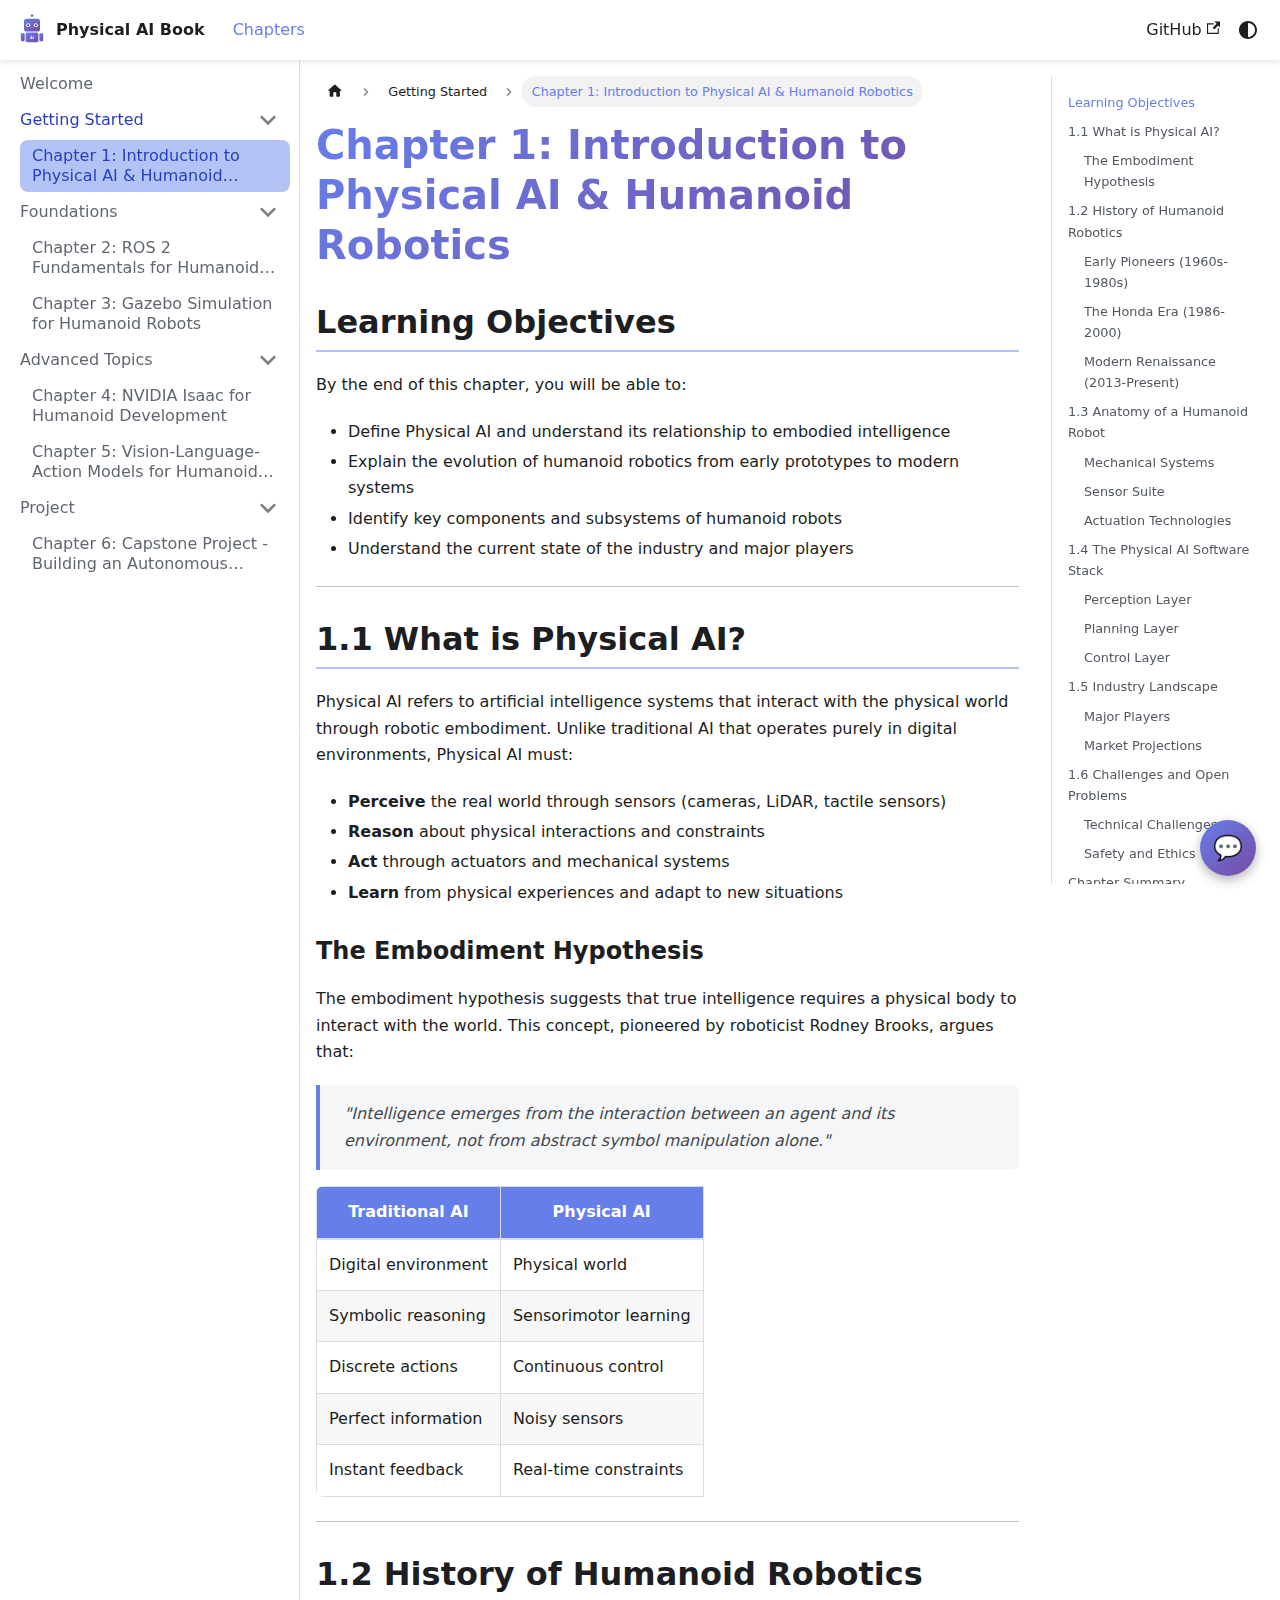
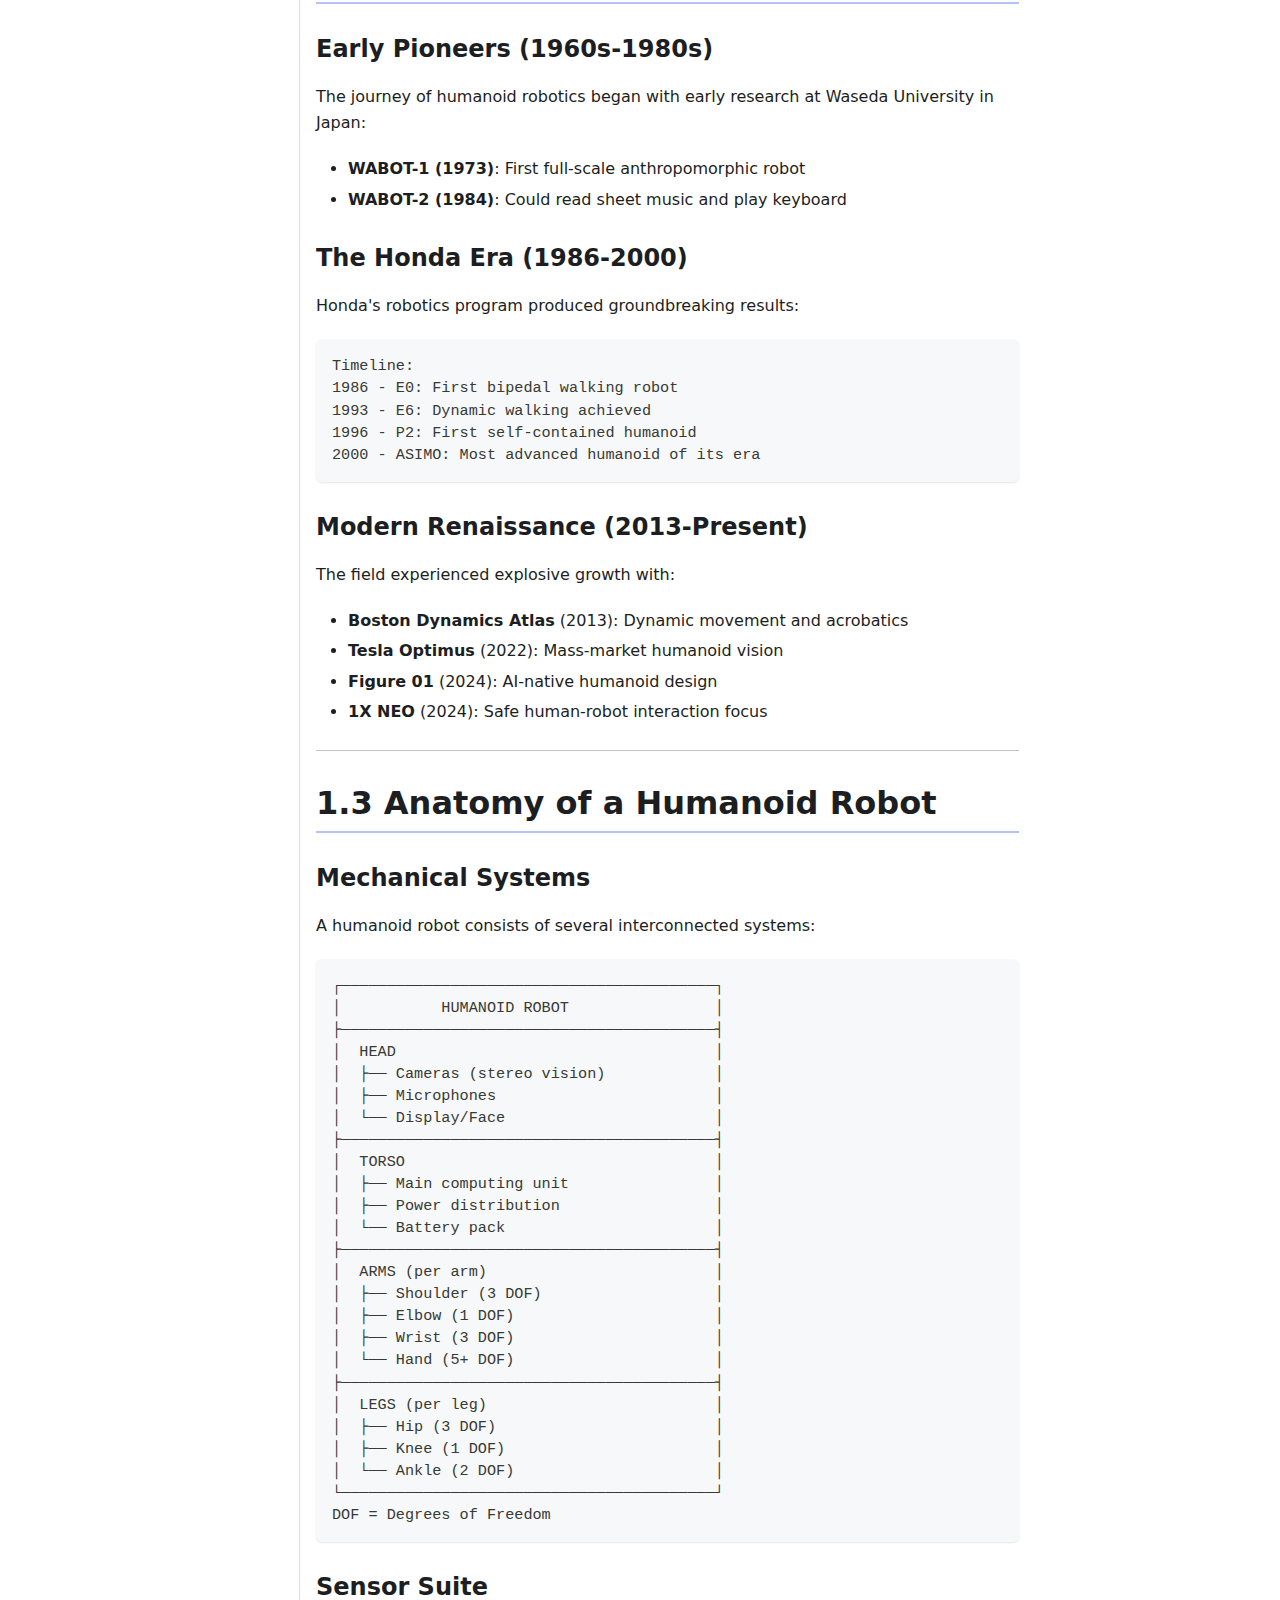
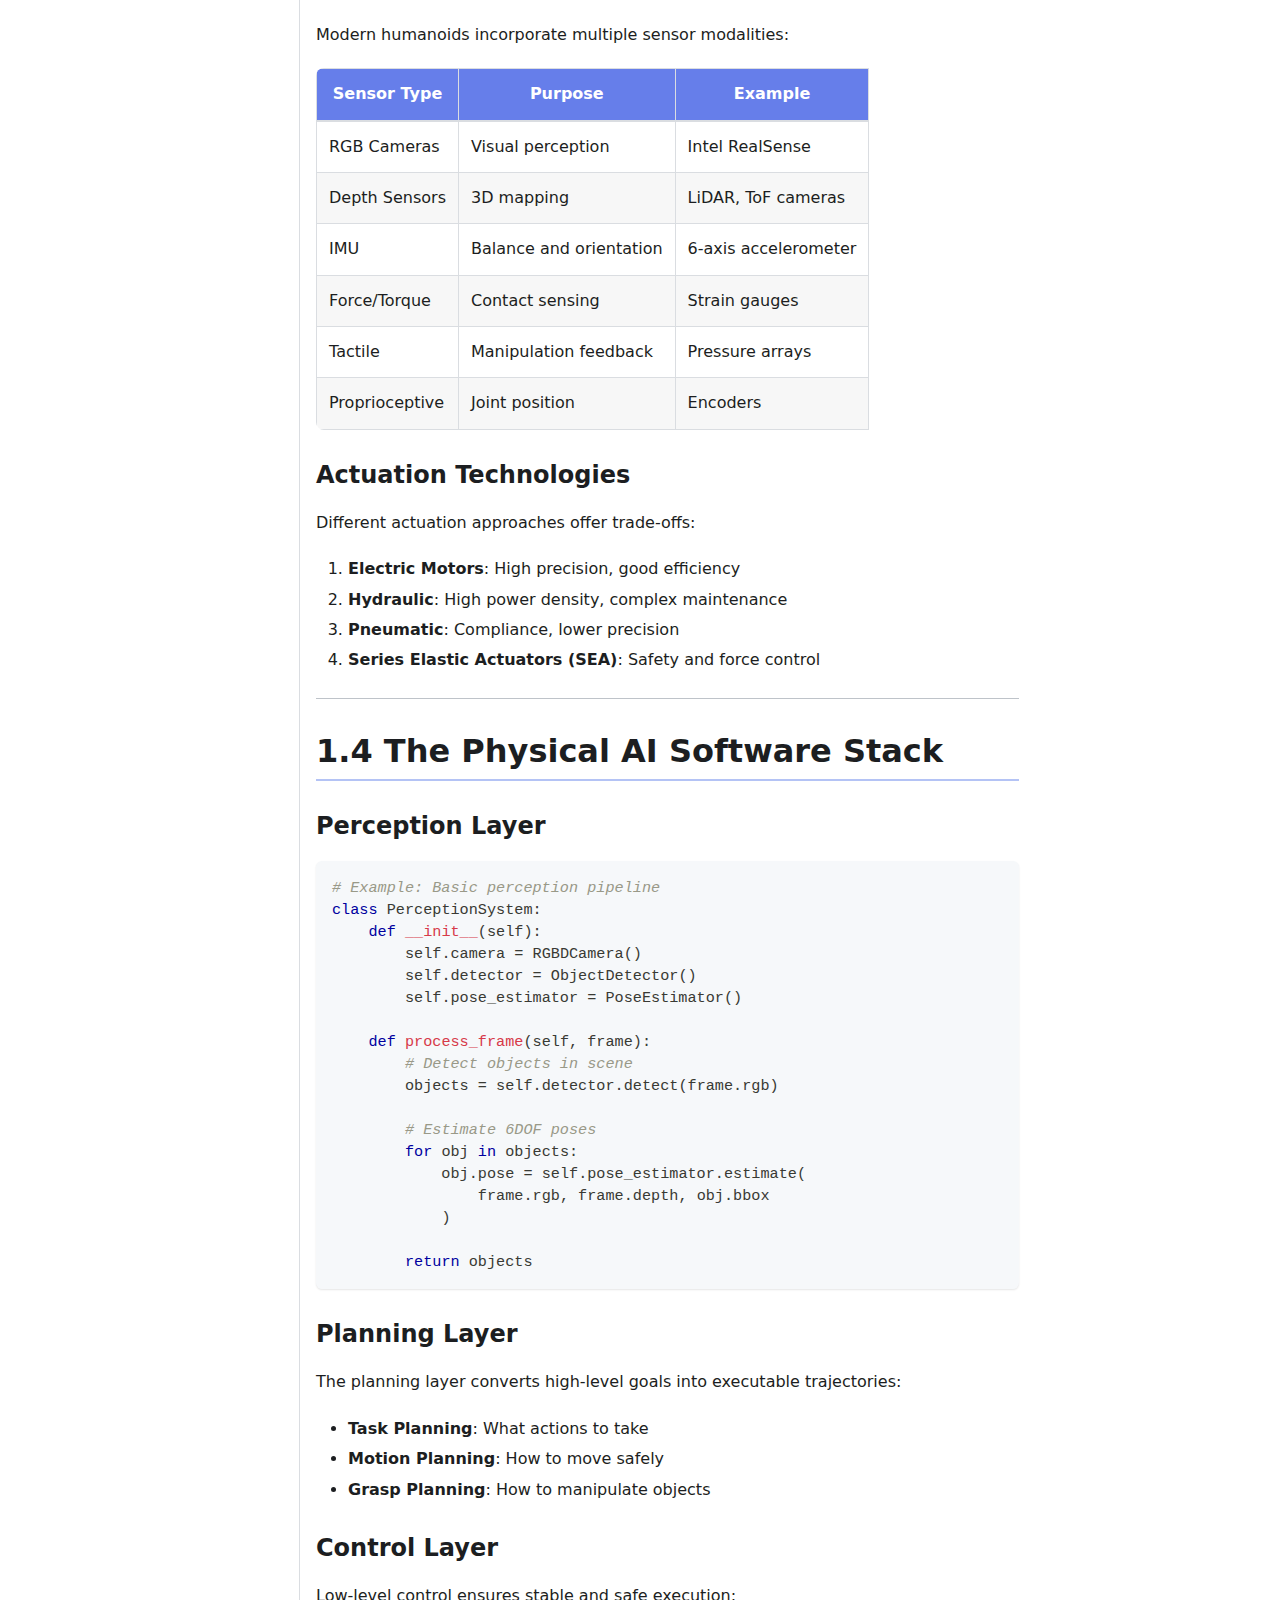
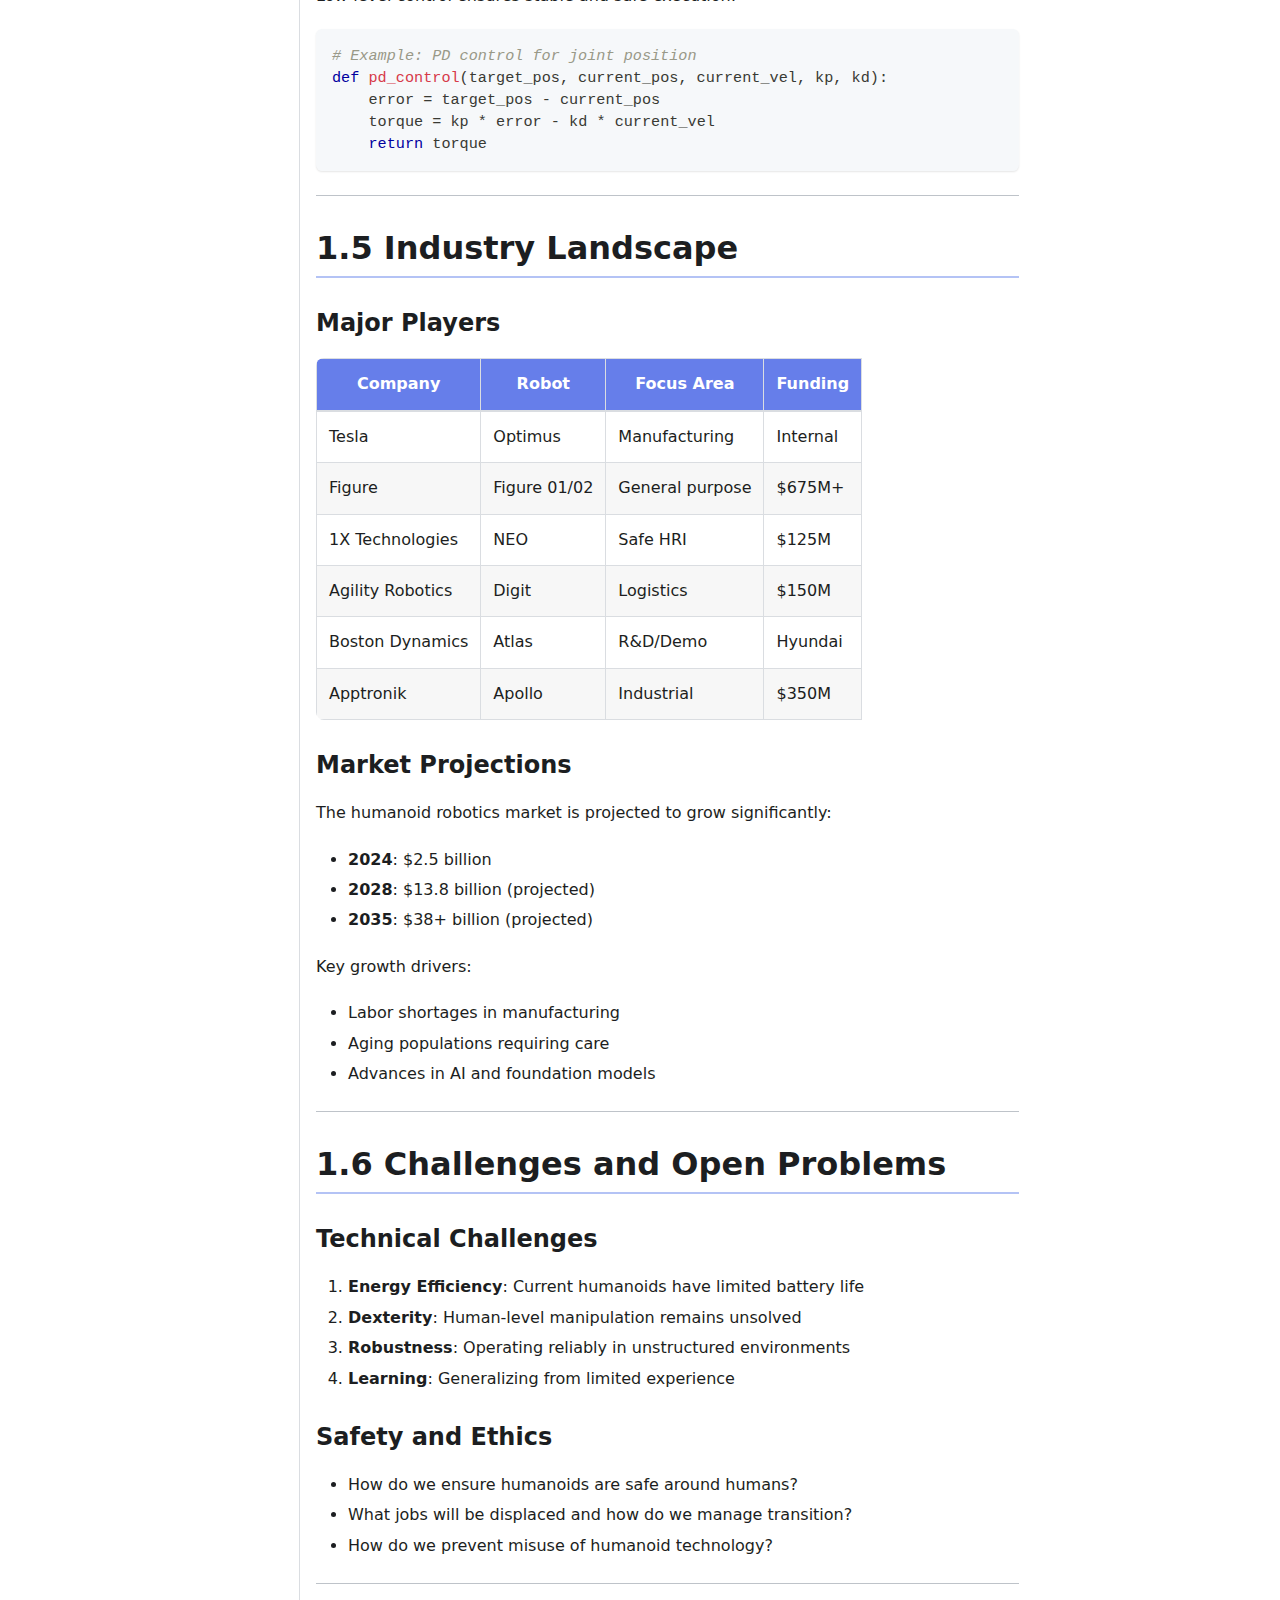
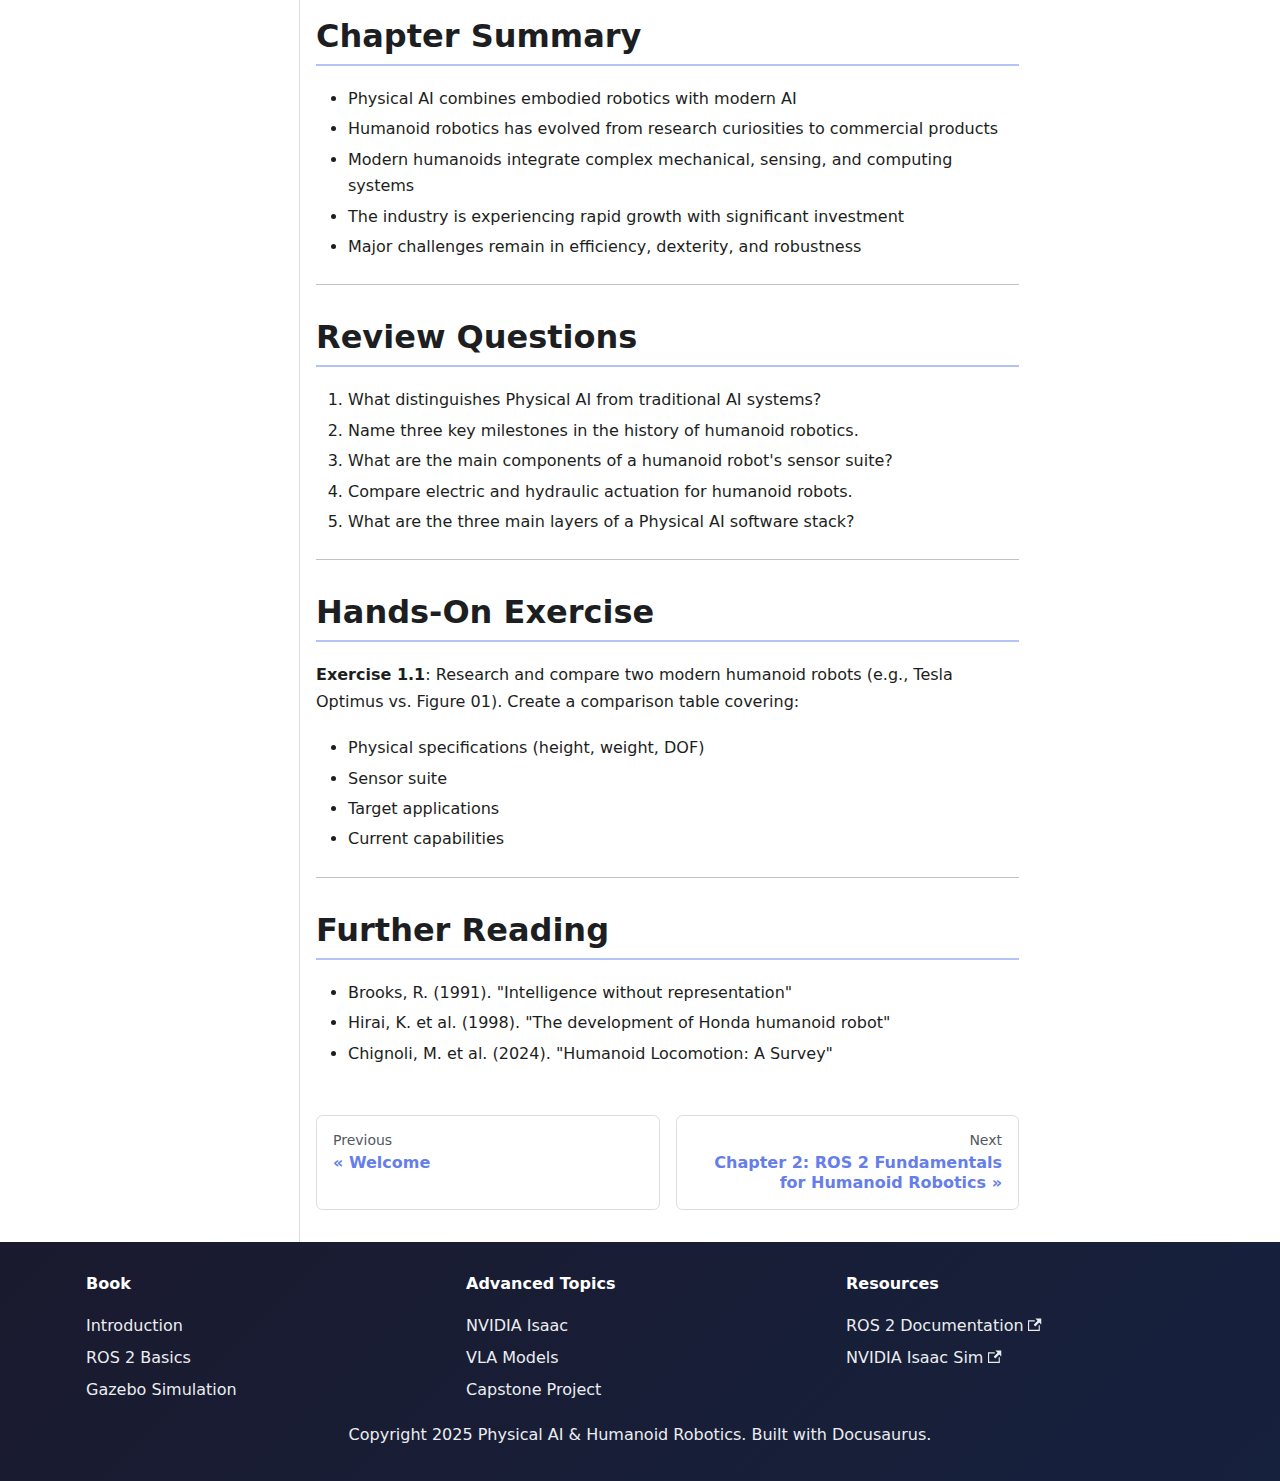
<file: introduction.html>
<!doctype html>
<html lang="en" dir="ltr" class="docs-wrapper plugin-docs plugin-id-default docs-version-current docs-doc-page docs-doc-id-introduction" data-has-hydrated="false">
<head>
<meta charset="UTF-8">
<meta name="generator" content="Docusaurus v3.9.2">
<title data-rh="true">Chapter 1: Introduction to Physical AI &amp; Humanoid Robotics | Physical AI &amp; Humanoid Robotics</title><meta data-rh="true" name="viewport" content="width=device-width,initial-scale=1"><meta data-rh="true" name="twitter:card" content="summary_large_image"><meta data-rh="true" property="og:image" content="https://mr-hamza-3335.github.io/img/social-card.jpg"><meta data-rh="true" name="twitter:image" content="https://mr-hamza-3335.github.io/img/social-card.jpg"><meta data-rh="true" property="og:url" content="https://mr-hamza-3335.github.io/introduction"><meta data-rh="true" property="og:locale" content="en"><meta data-rh="true" name="docusaurus_locale" content="en"><meta data-rh="true" name="docsearch:language" content="en"><meta data-rh="true" name="docusaurus_version" content="current"><meta data-rh="true" name="docusaurus_tag" content="docs-default-current"><meta data-rh="true" name="docsearch:version" content="current"><meta data-rh="true" name="docsearch:docusaurus_tag" content="docs-default-current"><meta data-rh="true" property="og:title" content="Chapter 1: Introduction to Physical AI &amp; Humanoid Robotics | Physical AI &amp; Humanoid Robotics"><meta data-rh="true" name="description" content="Learning Objectives"><meta data-rh="true" property="og:description" content="Learning Objectives"><link data-rh="true" rel="icon" href="/img/favicon.ico"><link data-rh="true" rel="canonical" href="https://mr-hamza-3335.github.io/introduction"><link data-rh="true" rel="alternate" href="https://mr-hamza-3335.github.io/introduction" hreflang="en"><link data-rh="true" rel="alternate" href="https://mr-hamza-3335.github.io/introduction" hreflang="x-default"><script data-rh="true" type="application/ld+json">{"@context":"https://schema.org","@type":"BreadcrumbList","itemListElement":[{"@type":"ListItem","position":1,"name":"Chapter 1: Introduction to Physical AI & Humanoid Robotics","item":"https://mr-hamza-3335.github.io/introduction"}]}</script><link rel="stylesheet" href="/assets/css/styles.e8f1ea41.css">
<script src="/assets/js/runtime~main.a46743b6.js" defer="defer"></script>
<script src="/assets/js/main.daa928d9.js" defer="defer"></script>
</head>
<body class="navigation-with-keyboard">
<svg style="display: none;"><defs>
<symbol id="theme-svg-external-link" viewBox="0 0 24 24"><path fill="currentColor" d="M21 13v10h-21v-19h12v2h-10v15h17v-8h2zm3-12h-10.988l4.035 4-6.977 7.07 2.828 2.828 6.977-7.07 4.125 4.172v-11z"/></symbol>
</defs></svg>
<script>!function(){var t=function(){try{return new URLSearchParams(window.location.search).get("docusaurus-theme")}catch(t){}}()||function(){try{return window.localStorage.getItem("theme")}catch(t){}}();document.documentElement.setAttribute("data-theme",t||(window.matchMedia("(prefers-color-scheme: dark)").matches?"dark":"light")),document.documentElement.setAttribute("data-theme-choice",t||"system")}(),function(){try{const c=new URLSearchParams(window.location.search).entries();for(var[t,e]of c)if(t.startsWith("docusaurus-data-")){var a=t.replace("docusaurus-data-","data-");document.documentElement.setAttribute(a,e)}}catch(t){}}()</script><div id="__docusaurus"><link rel="preload" as="image" href="/img/logo.svg"><div role="region" aria-label="Skip to main content"><a class="skipToContent_fXgn" href="#__docusaurus_skipToContent_fallback">Skip to main content</a></div><nav aria-label="Main" class="theme-layout-navbar navbar navbar--fixed-top"><div class="navbar__inner"><div class="theme-layout-navbar-left navbar__items"><button aria-label="Toggle navigation bar" aria-expanded="false" class="navbar__toggle clean-btn" type="button"><svg width="30" height="30" viewBox="0 0 30 30" aria-hidden="true"><path stroke="currentColor" stroke-linecap="round" stroke-miterlimit="10" stroke-width="2" d="M4 7h22M4 15h22M4 23h22"></path></svg></button><a class="navbar__brand" href="/"><div class="navbar__logo"><img src="/img/logo.svg" alt="Physical AI Logo" class="themedComponent_mlkZ themedComponent--light_NVdE"><img src="/img/logo.svg" alt="Physical AI Logo" class="themedComponent_mlkZ themedComponent--dark_xIcU"></div><b class="navbar__title text--truncate">Physical AI Book</b></a><a aria-current="page" class="navbar__item navbar__link navbar__link--active" href="/">Chapters</a></div><div class="theme-layout-navbar-right navbar__items navbar__items--right"><a href="https://github.com/mr-hamza-3335/Ai-Driven-Book-with-rag-chatbot" target="_blank" rel="noopener noreferrer" class="navbar__item navbar__link">GitHub<svg width="13.5" height="13.5" aria-label="(opens in new tab)" class="iconExternalLink_nPIU"><use href="#theme-svg-external-link"></use></svg></a><div class="toggle_vylO colorModeToggle_DEke"><button class="clean-btn toggleButton_gllP toggleButtonDisabled_aARS" type="button" disabled="" title="system mode" aria-label="Switch between dark and light mode (currently system mode)"><svg viewBox="0 0 24 24" width="24" height="24" aria-hidden="true" class="toggleIcon_g3eP lightToggleIcon_pyhR"><path fill="currentColor" d="M12,9c1.65,0,3,1.35,3,3s-1.35,3-3,3s-3-1.35-3-3S10.35,9,12,9 M12,7c-2.76,0-5,2.24-5,5s2.24,5,5,5s5-2.24,5-5 S14.76,7,12,7L12,7z M2,13l2,0c0.55,0,1-0.45,1-1s-0.45-1-1-1l-2,0c-0.55,0-1,0.45-1,1S1.45,13,2,13z M20,13l2,0c0.55,0,1-0.45,1-1 s-0.45-1-1-1l-2,0c-0.55,0-1,0.45-1,1S19.45,13,20,13z M11,2v2c0,0.55,0.45,1,1,1s1-0.45,1-1V2c0-0.55-0.45-1-1-1S11,1.45,11,2z M11,20v2c0,0.55,0.45,1,1,1s1-0.45,1-1v-2c0-0.55-0.45-1-1-1C11.45,19,11,19.45,11,20z M5.99,4.58c-0.39-0.39-1.03-0.39-1.41,0 c-0.39,0.39-0.39,1.03,0,1.41l1.06,1.06c0.39,0.39,1.03,0.39,1.41,0s0.39-1.03,0-1.41L5.99,4.58z M18.36,16.95 c-0.39-0.39-1.03-0.39-1.41,0c-0.39,0.39-0.39,1.03,0,1.41l1.06,1.06c0.39,0.39,1.03,0.39,1.41,0c0.39-0.39,0.39-1.03,0-1.41 L18.36,16.95z M19.42,5.99c0.39-0.39,0.39-1.03,0-1.41c-0.39-0.39-1.03-0.39-1.41,0l-1.06,1.06c-0.39,0.39-0.39,1.03,0,1.41 s1.03,0.39,1.41,0L19.42,5.99z M7.05,18.36c0.39-0.39,0.39-1.03,0-1.41c-0.39-0.39-1.03-0.39-1.41,0l-1.06,1.06 c-0.39,0.39-0.39,1.03,0,1.41s1.03,0.39,1.41,0L7.05,18.36z"></path></svg><svg viewBox="0 0 24 24" width="24" height="24" aria-hidden="true" class="toggleIcon_g3eP darkToggleIcon_wfgR"><path fill="currentColor" d="M9.37,5.51C9.19,6.15,9.1,6.82,9.1,7.5c0,4.08,3.32,7.4,7.4,7.4c0.68,0,1.35-0.09,1.99-0.27C17.45,17.19,14.93,19,12,19 c-3.86,0-7-3.14-7-7C5,9.07,6.81,6.55,9.37,5.51z M12,3c-4.97,0-9,4.03-9,9s4.03,9,9,9s9-4.03,9-9c0-0.46-0.04-0.92-0.1-1.36 c-0.98,1.37-2.58,2.26-4.4,2.26c-2.98,0-5.4-2.42-5.4-5.4c0-1.81,0.89-3.42,2.26-4.4C12.92,3.04,12.46,3,12,3L12,3z"></path></svg><svg viewBox="0 0 24 24" width="24" height="24" aria-hidden="true" class="toggleIcon_g3eP systemToggleIcon_QzmC"><path fill="currentColor" d="m12 21c4.971 0 9-4.029 9-9s-4.029-9-9-9-9 4.029-9 9 4.029 9 9 9zm4.95-13.95c1.313 1.313 2.05 3.093 2.05 4.95s-0.738 3.637-2.05 4.95c-1.313 1.313-3.093 2.05-4.95 2.05v-14c1.857 0 3.637 0.737 4.95 2.05z"></path></svg></button></div><div class="navbarSearchContainer_Bca1"></div></div></div><div role="presentation" class="navbar-sidebar__backdrop"></div></nav><div id="__docusaurus_skipToContent_fallback" class="theme-layout-main main-wrapper mainWrapper_z2l0"><div class="docsWrapper_hBAB"><button aria-label="Scroll back to top" class="clean-btn theme-back-to-top-button backToTopButton_sjWU" type="button"></button><div class="docRoot_UBD9"><aside class="theme-doc-sidebar-container docSidebarContainer_YfHR"><div class="sidebarViewport_aRkj"><div class="sidebar_njMd"><nav aria-label="Docs sidebar" class="menu thin-scrollbar menu_SIkG"><ul class="theme-doc-sidebar-menu menu__list"><li class="theme-doc-sidebar-item-link theme-doc-sidebar-item-link-level-1 menu__list-item"><a class="menu__link" href="/"><span title="Welcome" class="linkLabel_WmDU">Welcome</span></a></li><li class="theme-doc-sidebar-item-category theme-doc-sidebar-item-category-level-1 menu__list-item"><div class="menu__list-item-collapsible"><a class="categoryLink_byQd menu__link menu__link--sublist menu__link--sublist-caret menu__link--active" role="button" aria-expanded="true" href="/introduction"><span title="Getting Started" class="categoryLinkLabel_W154">Getting Started</span></a></div><ul class="menu__list"><li class="theme-doc-sidebar-item-link theme-doc-sidebar-item-link-level-2 menu__list-item"><a class="menu__link menu__link--active" aria-current="page" tabindex="0" href="/introduction"><span title="Chapter 1: Introduction to Physical AI &amp; Humanoid Robotics" class="linkLabel_WmDU">Chapter 1: Introduction to Physical AI &amp; Humanoid Robotics</span></a></li></ul></li><li class="theme-doc-sidebar-item-category theme-doc-sidebar-item-category-level-1 menu__list-item"><div class="menu__list-item-collapsible"><a class="categoryLink_byQd menu__link menu__link--sublist menu__link--sublist-caret" role="button" aria-expanded="true" href="/ros2-basics"><span title="Foundations" class="categoryLinkLabel_W154">Foundations</span></a></div><ul class="menu__list"><li class="theme-doc-sidebar-item-link theme-doc-sidebar-item-link-level-2 menu__list-item"><a class="menu__link" tabindex="0" href="/ros2-basics"><span title="Chapter 2: ROS 2 Fundamentals for Humanoid Robotics" class="linkLabel_WmDU">Chapter 2: ROS 2 Fundamentals for Humanoid Robotics</span></a></li><li class="theme-doc-sidebar-item-link theme-doc-sidebar-item-link-level-2 menu__list-item"><a class="menu__link" tabindex="0" href="/gazebo-simulation"><span title="Chapter 3: Gazebo Simulation for Humanoid Robots" class="linkLabel_WmDU">Chapter 3: Gazebo Simulation for Humanoid Robots</span></a></li></ul></li><li class="theme-doc-sidebar-item-category theme-doc-sidebar-item-category-level-1 menu__list-item"><div class="menu__list-item-collapsible"><a class="categoryLink_byQd menu__link menu__link--sublist menu__link--sublist-caret" role="button" aria-expanded="true" href="/nvidia-isaac"><span title="Advanced Topics" class="categoryLinkLabel_W154">Advanced Topics</span></a></div><ul class="menu__list"><li class="theme-doc-sidebar-item-link theme-doc-sidebar-item-link-level-2 menu__list-item"><a class="menu__link" tabindex="0" href="/nvidia-isaac"><span title="Chapter 4: NVIDIA Isaac for Humanoid Development" class="linkLabel_WmDU">Chapter 4: NVIDIA Isaac for Humanoid Development</span></a></li><li class="theme-doc-sidebar-item-link theme-doc-sidebar-item-link-level-2 menu__list-item"><a class="menu__link" tabindex="0" href="/vla"><span title="Chapter 5: Vision-Language-Action Models for Humanoid Control" class="linkLabel_WmDU">Chapter 5: Vision-Language-Action Models for Humanoid Control</span></a></li></ul></li><li class="theme-doc-sidebar-item-category theme-doc-sidebar-item-category-level-1 menu__list-item"><div class="menu__list-item-collapsible"><a class="categoryLink_byQd menu__link menu__link--sublist menu__link--sublist-caret" role="button" aria-expanded="true" href="/capstone"><span title="Project" class="categoryLinkLabel_W154">Project</span></a></div><ul class="menu__list"><li class="theme-doc-sidebar-item-link theme-doc-sidebar-item-link-level-2 menu__list-item"><a class="menu__link" tabindex="0" href="/capstone"><span title="Chapter 6: Capstone Project - Building an Autonomous Humanoid System" class="linkLabel_WmDU">Chapter 6: Capstone Project - Building an Autonomous Humanoid System</span></a></li></ul></li></ul></nav></div></div></aside><main class="docMainContainer_TBSr"><div class="container padding-top--md padding-bottom--lg"><div class="row"><div class="col docItemCol_VOVn"><div class="docItemContainer_Djhp"><article><nav class="theme-doc-breadcrumbs breadcrumbsContainer_Z_bl" aria-label="Breadcrumbs"><ul class="breadcrumbs"><li class="breadcrumbs__item"><a aria-label="Home page" class="breadcrumbs__link" href="/"><svg viewBox="0 0 24 24" class="breadcrumbHomeIcon_YNFT"><path d="M10 19v-5h4v5c0 .55.45 1 1 1h3c.55 0 1-.45 1-1v-7h1.7c.46 0 .68-.57.33-.87L12.67 3.6c-.38-.34-.96-.34-1.34 0l-8.36 7.53c-.34.3-.13.87.33.87H5v7c0 .55.45 1 1 1h3c.55 0 1-.45 1-1z" fill="currentColor"></path></svg></a></li><li class="breadcrumbs__item"><span class="breadcrumbs__link">Getting Started</span></li><li class="breadcrumbs__item breadcrumbs__item--active"><span class="breadcrumbs__link">Chapter 1: Introduction to Physical AI &amp; Humanoid Robotics</span></li></ul></nav><div class="tocCollapsible_ETCw theme-doc-toc-mobile tocMobile_ITEo"><button type="button" class="clean-btn tocCollapsibleButton_TO0P">On this page</button></div><div class="theme-doc-markdown markdown"><header><h1>Chapter 1: Introduction to Physical AI &amp; Humanoid Robotics</h1></header>
<h2 class="anchor anchorTargetStickyNavbar_Vzrq" id="learning-objectives">Learning Objectives<a href="#learning-objectives" class="hash-link" aria-label="Direct link to Learning Objectives" title="Direct link to Learning Objectives" translate="no">​</a></h2>
<p>By the end of this chapter, you will be able to:</p>
<ul>
<li class="">Define Physical AI and understand its relationship to embodied intelligence</li>
<li class="">Explain the evolution of humanoid robotics from early prototypes to modern systems</li>
<li class="">Identify key components and subsystems of humanoid robots</li>
<li class="">Understand the current state of the industry and major players</li>
</ul>
<hr>
<h2 class="anchor anchorTargetStickyNavbar_Vzrq" id="11-what-is-physical-ai">1.1 What is Physical AI?<a href="#11-what-is-physical-ai" class="hash-link" aria-label="Direct link to 1.1 What is Physical AI?" title="Direct link to 1.1 What is Physical AI?" translate="no">​</a></h2>
<p>Physical AI refers to artificial intelligence systems that interact with the physical world through robotic embodiment. Unlike traditional AI that operates purely in digital environments, Physical AI must:</p>
<ul>
<li class=""><strong>Perceive</strong> the real world through sensors (cameras, LiDAR, tactile sensors)</li>
<li class=""><strong>Reason</strong> about physical interactions and constraints</li>
<li class=""><strong>Act</strong> through actuators and mechanical systems</li>
<li class=""><strong>Learn</strong> from physical experiences and adapt to new situations</li>
</ul>
<h3 class="anchor anchorTargetStickyNavbar_Vzrq" id="the-embodiment-hypothesis">The Embodiment Hypothesis<a href="#the-embodiment-hypothesis" class="hash-link" aria-label="Direct link to The Embodiment Hypothesis" title="Direct link to The Embodiment Hypothesis" translate="no">​</a></h3>
<p>The embodiment hypothesis suggests that true intelligence requires a physical body to interact with the world. This concept, pioneered by roboticist Rodney Brooks, argues that:</p>
<blockquote>
<p>&quot;Intelligence emerges from the interaction between an agent and its environment, not from abstract symbol manipulation alone.&quot;</p>
</blockquote>
<table><thead><tr><th>Traditional AI</th><th>Physical AI</th></tr></thead><tbody><tr><td>Digital environment</td><td>Physical world</td></tr><tr><td>Symbolic reasoning</td><td>Sensorimotor learning</td></tr><tr><td>Discrete actions</td><td>Continuous control</td></tr><tr><td>Perfect information</td><td>Noisy sensors</td></tr><tr><td>Instant feedback</td><td>Real-time constraints</td></tr></tbody></table>
<hr>
<h2 class="anchor anchorTargetStickyNavbar_Vzrq" id="12-history-of-humanoid-robotics">1.2 History of Humanoid Robotics<a href="#12-history-of-humanoid-robotics" class="hash-link" aria-label="Direct link to 1.2 History of Humanoid Robotics" title="Direct link to 1.2 History of Humanoid Robotics" translate="no">​</a></h2>
<h3 class="anchor anchorTargetStickyNavbar_Vzrq" id="early-pioneers-1960s-1980s">Early Pioneers (1960s-1980s)<a href="#early-pioneers-1960s-1980s" class="hash-link" aria-label="Direct link to Early Pioneers (1960s-1980s)" title="Direct link to Early Pioneers (1960s-1980s)" translate="no">​</a></h3>
<p>The journey of humanoid robotics began with early research at Waseda University in Japan:</p>
<ul>
<li class=""><strong>WABOT-1 (1973)</strong>: First full-scale anthropomorphic robot</li>
<li class=""><strong>WABOT-2 (1984)</strong>: Could read sheet music and play keyboard</li>
</ul>
<h3 class="anchor anchorTargetStickyNavbar_Vzrq" id="the-honda-era-1986-2000">The Honda Era (1986-2000)<a href="#the-honda-era-1986-2000" class="hash-link" aria-label="Direct link to The Honda Era (1986-2000)" title="Direct link to The Honda Era (1986-2000)" translate="no">​</a></h3>
<p>Honda&#x27;s robotics program produced groundbreaking results:</p>
<div class="language-text codeBlockContainer_Ckt0 theme-code-block" style="--prism-color:#F8F8F2;--prism-background-color:#282A36"><div class="codeBlockContent_QJqH"><pre tabindex="0" class="prism-code language-text codeBlock_bY9V thin-scrollbar" style="color:#F8F8F2;background-color:#282A36"><code class="codeBlockLines_e6Vv"><span class="token-line" style="color:#F8F8F2"><span class="token plain">Timeline:</span><br></span><span class="token-line" style="color:#F8F8F2"><span class="token plain">1986 - E0: First bipedal walking robot</span><br></span><span class="token-line" style="color:#F8F8F2"><span class="token plain">1993 - E6: Dynamic walking achieved</span><br></span><span class="token-line" style="color:#F8F8F2"><span class="token plain">1996 - P2: First self-contained humanoid</span><br></span><span class="token-line" style="color:#F8F8F2"><span class="token plain">2000 - ASIMO: Most advanced humanoid of its era</span><br></span></code></pre></div></div>
<h3 class="anchor anchorTargetStickyNavbar_Vzrq" id="modern-renaissance-2013-present">Modern Renaissance (2013-Present)<a href="#modern-renaissance-2013-present" class="hash-link" aria-label="Direct link to Modern Renaissance (2013-Present)" title="Direct link to Modern Renaissance (2013-Present)" translate="no">​</a></h3>
<p>The field experienced explosive growth with:</p>
<ul>
<li class=""><strong>Boston Dynamics Atlas</strong> (2013): Dynamic movement and acrobatics</li>
<li class=""><strong>Tesla Optimus</strong> (2022): Mass-market humanoid vision</li>
<li class=""><strong>Figure 01</strong> (2024): AI-native humanoid design</li>
<li class=""><strong>1X NEO</strong> (2024): Safe human-robot interaction focus</li>
</ul>
<hr>
<h2 class="anchor anchorTargetStickyNavbar_Vzrq" id="13-anatomy-of-a-humanoid-robot">1.3 Anatomy of a Humanoid Robot<a href="#13-anatomy-of-a-humanoid-robot" class="hash-link" aria-label="Direct link to 1.3 Anatomy of a Humanoid Robot" title="Direct link to 1.3 Anatomy of a Humanoid Robot" translate="no">​</a></h2>
<h3 class="anchor anchorTargetStickyNavbar_Vzrq" id="mechanical-systems">Mechanical Systems<a href="#mechanical-systems" class="hash-link" aria-label="Direct link to Mechanical Systems" title="Direct link to Mechanical Systems" translate="no">​</a></h3>
<p>A humanoid robot consists of several interconnected systems:</p>
<div class="language-text codeBlockContainer_Ckt0 theme-code-block" style="--prism-color:#F8F8F2;--prism-background-color:#282A36"><div class="codeBlockContent_QJqH"><pre tabindex="0" class="prism-code language-text codeBlock_bY9V thin-scrollbar" style="color:#F8F8F2;background-color:#282A36"><code class="codeBlockLines_e6Vv"><span class="token-line" style="color:#F8F8F2"><span class="token plain">┌─────────────────────────────────────────┐</span><br></span><span class="token-line" style="color:#F8F8F2"><span class="token plain">│           HUMANOID ROBOT                │</span><br></span><span class="token-line" style="color:#F8F8F2"><span class="token plain">├─────────────────────────────────────────┤</span><br></span><span class="token-line" style="color:#F8F8F2"><span class="token plain">│  HEAD                                   │</span><br></span><span class="token-line" style="color:#F8F8F2"><span class="token plain">│  ├── Cameras (stereo vision)            │</span><br></span><span class="token-line" style="color:#F8F8F2"><span class="token plain">│  ├── Microphones                        │</span><br></span><span class="token-line" style="color:#F8F8F2"><span class="token plain">│  └── Display/Face                       │</span><br></span><span class="token-line" style="color:#F8F8F2"><span class="token plain">├─────────────────────────────────────────┤</span><br></span><span class="token-line" style="color:#F8F8F2"><span class="token plain">│  TORSO                                  │</span><br></span><span class="token-line" style="color:#F8F8F2"><span class="token plain">│  ├── Main computing unit                │</span><br></span><span class="token-line" style="color:#F8F8F2"><span class="token plain">│  ├── Power distribution                 │</span><br></span><span class="token-line" style="color:#F8F8F2"><span class="token plain">│  └── Battery pack                       │</span><br></span><span class="token-line" style="color:#F8F8F2"><span class="token plain">├─────────────────────────────────────────┤</span><br></span><span class="token-line" style="color:#F8F8F2"><span class="token plain">│  ARMS (per arm)                         │</span><br></span><span class="token-line" style="color:#F8F8F2"><span class="token plain">│  ├── Shoulder (3 DOF)                   │</span><br></span><span class="token-line" style="color:#F8F8F2"><span class="token plain">│  ├── Elbow (1 DOF)                      │</span><br></span><span class="token-line" style="color:#F8F8F2"><span class="token plain">│  ├── Wrist (3 DOF)                      │</span><br></span><span class="token-line" style="color:#F8F8F2"><span class="token plain">│  └── Hand (5+ DOF)                      │</span><br></span><span class="token-line" style="color:#F8F8F2"><span class="token plain">├─────────────────────────────────────────┤</span><br></span><span class="token-line" style="color:#F8F8F2"><span class="token plain">│  LEGS (per leg)                         │</span><br></span><span class="token-line" style="color:#F8F8F2"><span class="token plain">│  ├── Hip (3 DOF)                        │</span><br></span><span class="token-line" style="color:#F8F8F2"><span class="token plain">│  ├── Knee (1 DOF)                       │</span><br></span><span class="token-line" style="color:#F8F8F2"><span class="token plain">│  └── Ankle (2 DOF)                      │</span><br></span><span class="token-line" style="color:#F8F8F2"><span class="token plain">└─────────────────────────────────────────┘</span><br></span><span class="token-line" style="color:#F8F8F2"><span class="token plain">DOF = Degrees of Freedom</span><br></span></code></pre></div></div>
<h3 class="anchor anchorTargetStickyNavbar_Vzrq" id="sensor-suite">Sensor Suite<a href="#sensor-suite" class="hash-link" aria-label="Direct link to Sensor Suite" title="Direct link to Sensor Suite" translate="no">​</a></h3>
<p>Modern humanoids incorporate multiple sensor modalities:</p>
<table><thead><tr><th>Sensor Type</th><th>Purpose</th><th>Example</th></tr></thead><tbody><tr><td>RGB Cameras</td><td>Visual perception</td><td>Intel RealSense</td></tr><tr><td>Depth Sensors</td><td>3D mapping</td><td>LiDAR, ToF cameras</td></tr><tr><td>IMU</td><td>Balance and orientation</td><td>6-axis accelerometer</td></tr><tr><td>Force/Torque</td><td>Contact sensing</td><td>Strain gauges</td></tr><tr><td>Tactile</td><td>Manipulation feedback</td><td>Pressure arrays</td></tr><tr><td>Proprioceptive</td><td>Joint position</td><td>Encoders</td></tr></tbody></table>
<h3 class="anchor anchorTargetStickyNavbar_Vzrq" id="actuation-technologies">Actuation Technologies<a href="#actuation-technologies" class="hash-link" aria-label="Direct link to Actuation Technologies" title="Direct link to Actuation Technologies" translate="no">​</a></h3>
<p>Different actuation approaches offer trade-offs:</p>
<ol>
<li class=""><strong>Electric Motors</strong>: High precision, good efficiency</li>
<li class=""><strong>Hydraulic</strong>: High power density, complex maintenance</li>
<li class=""><strong>Pneumatic</strong>: Compliance, lower precision</li>
<li class=""><strong>Series Elastic Actuators (SEA)</strong>: Safety and force control</li>
</ol>
<hr>
<h2 class="anchor anchorTargetStickyNavbar_Vzrq" id="14-the-physical-ai-software-stack">1.4 The Physical AI Software Stack<a href="#14-the-physical-ai-software-stack" class="hash-link" aria-label="Direct link to 1.4 The Physical AI Software Stack" title="Direct link to 1.4 The Physical AI Software Stack" translate="no">​</a></h2>
<h3 class="anchor anchorTargetStickyNavbar_Vzrq" id="perception-layer">Perception Layer<a href="#perception-layer" class="hash-link" aria-label="Direct link to Perception Layer" title="Direct link to Perception Layer" translate="no">​</a></h3>
<div class="language-python codeBlockContainer_Ckt0 theme-code-block" style="--prism-color:#F8F8F2;--prism-background-color:#282A36"><div class="codeBlockContent_QJqH"><pre tabindex="0" class="prism-code language-python codeBlock_bY9V thin-scrollbar" style="color:#F8F8F2;background-color:#282A36"><code class="codeBlockLines_e6Vv"><span class="token-line" style="color:#F8F8F2"><span class="token comment" style="color:rgb(98, 114, 164)"># Example: Basic perception pipeline</span><span class="token plain"></span><br></span><span class="token-line" style="color:#F8F8F2"><span class="token plain"></span><span class="token keyword" style="color:rgb(189, 147, 249);font-style:italic">class</span><span class="token plain"> </span><span class="token class-name">PerceptionSystem</span><span class="token punctuation" style="color:rgb(248, 248, 242)">:</span><span class="token plain"></span><br></span><span class="token-line" style="color:#F8F8F2"><span class="token plain">    </span><span class="token keyword" style="color:rgb(189, 147, 249);font-style:italic">def</span><span class="token plain"> </span><span class="token function" style="color:rgb(80, 250, 123)">__init__</span><span class="token punctuation" style="color:rgb(248, 248, 242)">(</span><span class="token plain">self</span><span class="token punctuation" style="color:rgb(248, 248, 242)">)</span><span class="token punctuation" style="color:rgb(248, 248, 242)">:</span><span class="token plain"></span><br></span><span class="token-line" style="color:#F8F8F2"><span class="token plain">        self</span><span class="token punctuation" style="color:rgb(248, 248, 242)">.</span><span class="token plain">camera </span><span class="token operator">=</span><span class="token plain"> RGBDCamera</span><span class="token punctuation" style="color:rgb(248, 248, 242)">(</span><span class="token punctuation" style="color:rgb(248, 248, 242)">)</span><span class="token plain"></span><br></span><span class="token-line" style="color:#F8F8F2"><span class="token plain">        self</span><span class="token punctuation" style="color:rgb(248, 248, 242)">.</span><span class="token plain">detector </span><span class="token operator">=</span><span class="token plain"> ObjectDetector</span><span class="token punctuation" style="color:rgb(248, 248, 242)">(</span><span class="token punctuation" style="color:rgb(248, 248, 242)">)</span><span class="token plain"></span><br></span><span class="token-line" style="color:#F8F8F2"><span class="token plain">        self</span><span class="token punctuation" style="color:rgb(248, 248, 242)">.</span><span class="token plain">pose_estimator </span><span class="token operator">=</span><span class="token plain"> PoseEstimator</span><span class="token punctuation" style="color:rgb(248, 248, 242)">(</span><span class="token punctuation" style="color:rgb(248, 248, 242)">)</span><span class="token plain"></span><br></span><span class="token-line" style="color:#F8F8F2"><span class="token plain" style="display:inline-block"></span><br></span><span class="token-line" style="color:#F8F8F2"><span class="token plain">    </span><span class="token keyword" style="color:rgb(189, 147, 249);font-style:italic">def</span><span class="token plain"> </span><span class="token function" style="color:rgb(80, 250, 123)">process_frame</span><span class="token punctuation" style="color:rgb(248, 248, 242)">(</span><span class="token plain">self</span><span class="token punctuation" style="color:rgb(248, 248, 242)">,</span><span class="token plain"> frame</span><span class="token punctuation" style="color:rgb(248, 248, 242)">)</span><span class="token punctuation" style="color:rgb(248, 248, 242)">:</span><span class="token plain"></span><br></span><span class="token-line" style="color:#F8F8F2"><span class="token plain">        </span><span class="token comment" style="color:rgb(98, 114, 164)"># Detect objects in scene</span><span class="token plain"></span><br></span><span class="token-line" style="color:#F8F8F2"><span class="token plain">        objects </span><span class="token operator">=</span><span class="token plain"> self</span><span class="token punctuation" style="color:rgb(248, 248, 242)">.</span><span class="token plain">detector</span><span class="token punctuation" style="color:rgb(248, 248, 242)">.</span><span class="token plain">detect</span><span class="token punctuation" style="color:rgb(248, 248, 242)">(</span><span class="token plain">frame</span><span class="token punctuation" style="color:rgb(248, 248, 242)">.</span><span class="token plain">rgb</span><span class="token punctuation" style="color:rgb(248, 248, 242)">)</span><span class="token plain"></span><br></span><span class="token-line" style="color:#F8F8F2"><span class="token plain" style="display:inline-block"></span><br></span><span class="token-line" style="color:#F8F8F2"><span class="token plain">        </span><span class="token comment" style="color:rgb(98, 114, 164)"># Estimate 6DOF poses</span><span class="token plain"></span><br></span><span class="token-line" style="color:#F8F8F2"><span class="token plain">        </span><span class="token keyword" style="color:rgb(189, 147, 249);font-style:italic">for</span><span class="token plain"> obj </span><span class="token keyword" style="color:rgb(189, 147, 249);font-style:italic">in</span><span class="token plain"> objects</span><span class="token punctuation" style="color:rgb(248, 248, 242)">:</span><span class="token plain"></span><br></span><span class="token-line" style="color:#F8F8F2"><span class="token plain">            obj</span><span class="token punctuation" style="color:rgb(248, 248, 242)">.</span><span class="token plain">pose </span><span class="token operator">=</span><span class="token plain"> self</span><span class="token punctuation" style="color:rgb(248, 248, 242)">.</span><span class="token plain">pose_estimator</span><span class="token punctuation" style="color:rgb(248, 248, 242)">.</span><span class="token plain">estimate</span><span class="token punctuation" style="color:rgb(248, 248, 242)">(</span><span class="token plain"></span><br></span><span class="token-line" style="color:#F8F8F2"><span class="token plain">                frame</span><span class="token punctuation" style="color:rgb(248, 248, 242)">.</span><span class="token plain">rgb</span><span class="token punctuation" style="color:rgb(248, 248, 242)">,</span><span class="token plain"> frame</span><span class="token punctuation" style="color:rgb(248, 248, 242)">.</span><span class="token plain">depth</span><span class="token punctuation" style="color:rgb(248, 248, 242)">,</span><span class="token plain"> obj</span><span class="token punctuation" style="color:rgb(248, 248, 242)">.</span><span class="token plain">bbox</span><br></span><span class="token-line" style="color:#F8F8F2"><span class="token plain">            </span><span class="token punctuation" style="color:rgb(248, 248, 242)">)</span><span class="token plain"></span><br></span><span class="token-line" style="color:#F8F8F2"><span class="token plain" style="display:inline-block"></span><br></span><span class="token-line" style="color:#F8F8F2"><span class="token plain">        </span><span class="token keyword" style="color:rgb(189, 147, 249);font-style:italic">return</span><span class="token plain"> objects</span><br></span></code></pre></div></div>
<h3 class="anchor anchorTargetStickyNavbar_Vzrq" id="planning-layer">Planning Layer<a href="#planning-layer" class="hash-link" aria-label="Direct link to Planning Layer" title="Direct link to Planning Layer" translate="no">​</a></h3>
<p>The planning layer converts high-level goals into executable trajectories:</p>
<ul>
<li class=""><strong>Task Planning</strong>: What actions to take</li>
<li class=""><strong>Motion Planning</strong>: How to move safely</li>
<li class=""><strong>Grasp Planning</strong>: How to manipulate objects</li>
</ul>
<h3 class="anchor anchorTargetStickyNavbar_Vzrq" id="control-layer">Control Layer<a href="#control-layer" class="hash-link" aria-label="Direct link to Control Layer" title="Direct link to Control Layer" translate="no">​</a></h3>
<p>Low-level control ensures stable and safe execution:</p>
<div class="language-python codeBlockContainer_Ckt0 theme-code-block" style="--prism-color:#F8F8F2;--prism-background-color:#282A36"><div class="codeBlockContent_QJqH"><pre tabindex="0" class="prism-code language-python codeBlock_bY9V thin-scrollbar" style="color:#F8F8F2;background-color:#282A36"><code class="codeBlockLines_e6Vv"><span class="token-line" style="color:#F8F8F2"><span class="token comment" style="color:rgb(98, 114, 164)"># Example: PD control for joint position</span><span class="token plain"></span><br></span><span class="token-line" style="color:#F8F8F2"><span class="token plain"></span><span class="token keyword" style="color:rgb(189, 147, 249);font-style:italic">def</span><span class="token plain"> </span><span class="token function" style="color:rgb(80, 250, 123)">pd_control</span><span class="token punctuation" style="color:rgb(248, 248, 242)">(</span><span class="token plain">target_pos</span><span class="token punctuation" style="color:rgb(248, 248, 242)">,</span><span class="token plain"> current_pos</span><span class="token punctuation" style="color:rgb(248, 248, 242)">,</span><span class="token plain"> current_vel</span><span class="token punctuation" style="color:rgb(248, 248, 242)">,</span><span class="token plain"> kp</span><span class="token punctuation" style="color:rgb(248, 248, 242)">,</span><span class="token plain"> kd</span><span class="token punctuation" style="color:rgb(248, 248, 242)">)</span><span class="token punctuation" style="color:rgb(248, 248, 242)">:</span><span class="token plain"></span><br></span><span class="token-line" style="color:#F8F8F2"><span class="token plain">    error </span><span class="token operator">=</span><span class="token plain"> target_pos </span><span class="token operator">-</span><span class="token plain"> current_pos</span><br></span><span class="token-line" style="color:#F8F8F2"><span class="token plain">    torque </span><span class="token operator">=</span><span class="token plain"> kp </span><span class="token operator">*</span><span class="token plain"> error </span><span class="token operator">-</span><span class="token plain"> kd </span><span class="token operator">*</span><span class="token plain"> current_vel</span><br></span><span class="token-line" style="color:#F8F8F2"><span class="token plain">    </span><span class="token keyword" style="color:rgb(189, 147, 249);font-style:italic">return</span><span class="token plain"> torque</span><br></span></code></pre></div></div>
<hr>
<h2 class="anchor anchorTargetStickyNavbar_Vzrq" id="15-industry-landscape">1.5 Industry Landscape<a href="#15-industry-landscape" class="hash-link" aria-label="Direct link to 1.5 Industry Landscape" title="Direct link to 1.5 Industry Landscape" translate="no">​</a></h2>
<h3 class="anchor anchorTargetStickyNavbar_Vzrq" id="major-players">Major Players<a href="#major-players" class="hash-link" aria-label="Direct link to Major Players" title="Direct link to Major Players" translate="no">​</a></h3>
<table><thead><tr><th>Company</th><th>Robot</th><th>Focus Area</th><th>Funding</th></tr></thead><tbody><tr><td>Tesla</td><td>Optimus</td><td>Manufacturing</td><td>Internal</td></tr><tr><td>Figure</td><td>Figure 01/02</td><td>General purpose</td><td>$675M+</td></tr><tr><td>1X Technologies</td><td>NEO</td><td>Safe HRI</td><td>$125M</td></tr><tr><td>Agility Robotics</td><td>Digit</td><td>Logistics</td><td>$150M</td></tr><tr><td>Boston Dynamics</td><td>Atlas</td><td>R&amp;D/Demo</td><td>Hyundai</td></tr><tr><td>Apptronik</td><td>Apollo</td><td>Industrial</td><td>$350M</td></tr></tbody></table>
<h3 class="anchor anchorTargetStickyNavbar_Vzrq" id="market-projections">Market Projections<a href="#market-projections" class="hash-link" aria-label="Direct link to Market Projections" title="Direct link to Market Projections" translate="no">​</a></h3>
<p>The humanoid robotics market is projected to grow significantly:</p>
<ul>
<li class=""><strong>2024</strong>: $2.5 billion</li>
<li class=""><strong>2028</strong>: $13.8 billion (projected)</li>
<li class=""><strong>2035</strong>: $38+ billion (projected)</li>
</ul>
<p>Key growth drivers:</p>
<ul>
<li class="">Labor shortages in manufacturing</li>
<li class="">Aging populations requiring care</li>
<li class="">Advances in AI and foundation models</li>
</ul>
<hr>
<h2 class="anchor anchorTargetStickyNavbar_Vzrq" id="16-challenges-and-open-problems">1.6 Challenges and Open Problems<a href="#16-challenges-and-open-problems" class="hash-link" aria-label="Direct link to 1.6 Challenges and Open Problems" title="Direct link to 1.6 Challenges and Open Problems" translate="no">​</a></h2>
<h3 class="anchor anchorTargetStickyNavbar_Vzrq" id="technical-challenges">Technical Challenges<a href="#technical-challenges" class="hash-link" aria-label="Direct link to Technical Challenges" title="Direct link to Technical Challenges" translate="no">​</a></h3>
<ol>
<li class=""><strong>Energy Efficiency</strong>: Current humanoids have limited battery life</li>
<li class=""><strong>Dexterity</strong>: Human-level manipulation remains unsolved</li>
<li class=""><strong>Robustness</strong>: Operating reliably in unstructured environments</li>
<li class=""><strong>Learning</strong>: Generalizing from limited experience</li>
</ol>
<h3 class="anchor anchorTargetStickyNavbar_Vzrq" id="safety-and-ethics">Safety and Ethics<a href="#safety-and-ethics" class="hash-link" aria-label="Direct link to Safety and Ethics" title="Direct link to Safety and Ethics" translate="no">​</a></h3>
<ul>
<li class="">How do we ensure humanoids are safe around humans?</li>
<li class="">What jobs will be displaced and how do we manage transition?</li>
<li class="">How do we prevent misuse of humanoid technology?</li>
</ul>
<hr>
<h2 class="anchor anchorTargetStickyNavbar_Vzrq" id="chapter-summary">Chapter Summary<a href="#chapter-summary" class="hash-link" aria-label="Direct link to Chapter Summary" title="Direct link to Chapter Summary" translate="no">​</a></h2>
<ul>
<li class="">Physical AI combines embodied robotics with modern AI</li>
<li class="">Humanoid robotics has evolved from research curiosities to commercial products</li>
<li class="">Modern humanoids integrate complex mechanical, sensing, and computing systems</li>
<li class="">The industry is experiencing rapid growth with significant investment</li>
<li class="">Major challenges remain in efficiency, dexterity, and robustness</li>
</ul>
<hr>
<h2 class="anchor anchorTargetStickyNavbar_Vzrq" id="review-questions">Review Questions<a href="#review-questions" class="hash-link" aria-label="Direct link to Review Questions" title="Direct link to Review Questions" translate="no">​</a></h2>
<ol>
<li class="">What distinguishes Physical AI from traditional AI systems?</li>
<li class="">Name three key milestones in the history of humanoid robotics.</li>
<li class="">What are the main components of a humanoid robot&#x27;s sensor suite?</li>
<li class="">Compare electric and hydraulic actuation for humanoid robots.</li>
<li class="">What are the three main layers of a Physical AI software stack?</li>
</ol>
<hr>
<h2 class="anchor anchorTargetStickyNavbar_Vzrq" id="hands-on-exercise">Hands-On Exercise<a href="#hands-on-exercise" class="hash-link" aria-label="Direct link to Hands-On Exercise" title="Direct link to Hands-On Exercise" translate="no">​</a></h2>
<p><strong>Exercise 1.1</strong>: Research and compare two modern humanoid robots (e.g., Tesla Optimus vs. Figure 01). Create a comparison table covering:</p>
<ul>
<li class="">Physical specifications (height, weight, DOF)</li>
<li class="">Sensor suite</li>
<li class="">Target applications</li>
<li class="">Current capabilities</li>
</ul>
<hr>
<h2 class="anchor anchorTargetStickyNavbar_Vzrq" id="further-reading">Further Reading<a href="#further-reading" class="hash-link" aria-label="Direct link to Further Reading" title="Direct link to Further Reading" translate="no">​</a></h2>
<ul>
<li class="">Brooks, R. (1991). &quot;Intelligence without representation&quot;</li>
<li class="">Hirai, K. et al. (1998). &quot;The development of Honda humanoid robot&quot;</li>
<li class="">Chignoli, M. et al. (2024). &quot;Humanoid Locomotion: A Survey&quot;</li>
</ul></div></article><nav class="docusaurus-mt-lg pagination-nav" aria-label="Docs pages"><a class="pagination-nav__link pagination-nav__link--prev" href="/"><div class="pagination-nav__sublabel">Previous</div><div class="pagination-nav__label">Welcome</div></a><a class="pagination-nav__link pagination-nav__link--next" href="/ros2-basics"><div class="pagination-nav__sublabel">Next</div><div class="pagination-nav__label">Chapter 2: ROS 2 Fundamentals for Humanoid Robotics</div></a></nav></div></div><div class="col col--3"><div class="tableOfContents_bqdL thin-scrollbar theme-doc-toc-desktop"><ul class="table-of-contents table-of-contents__left-border"><li><a href="#learning-objectives" class="table-of-contents__link toc-highlight">Learning Objectives</a></li><li><a href="#11-what-is-physical-ai" class="table-of-contents__link toc-highlight">1.1 What is Physical AI?</a><ul><li><a href="#the-embodiment-hypothesis" class="table-of-contents__link toc-highlight">The Embodiment Hypothesis</a></li></ul></li><li><a href="#12-history-of-humanoid-robotics" class="table-of-contents__link toc-highlight">1.2 History of Humanoid Robotics</a><ul><li><a href="#early-pioneers-1960s-1980s" class="table-of-contents__link toc-highlight">Early Pioneers (1960s-1980s)</a></li><li><a href="#the-honda-era-1986-2000" class="table-of-contents__link toc-highlight">The Honda Era (1986-2000)</a></li><li><a href="#modern-renaissance-2013-present" class="table-of-contents__link toc-highlight">Modern Renaissance (2013-Present)</a></li></ul></li><li><a href="#13-anatomy-of-a-humanoid-robot" class="table-of-contents__link toc-highlight">1.3 Anatomy of a Humanoid Robot</a><ul><li><a href="#mechanical-systems" class="table-of-contents__link toc-highlight">Mechanical Systems</a></li><li><a href="#sensor-suite" class="table-of-contents__link toc-highlight">Sensor Suite</a></li><li><a href="#actuation-technologies" class="table-of-contents__link toc-highlight">Actuation Technologies</a></li></ul></li><li><a href="#14-the-physical-ai-software-stack" class="table-of-contents__link toc-highlight">1.4 The Physical AI Software Stack</a><ul><li><a href="#perception-layer" class="table-of-contents__link toc-highlight">Perception Layer</a></li><li><a href="#planning-layer" class="table-of-contents__link toc-highlight">Planning Layer</a></li><li><a href="#control-layer" class="table-of-contents__link toc-highlight">Control Layer</a></li></ul></li><li><a href="#15-industry-landscape" class="table-of-contents__link toc-highlight">1.5 Industry Landscape</a><ul><li><a href="#major-players" class="table-of-contents__link toc-highlight">Major Players</a></li><li><a href="#market-projections" class="table-of-contents__link toc-highlight">Market Projections</a></li></ul></li><li><a href="#16-challenges-and-open-problems" class="table-of-contents__link toc-highlight">1.6 Challenges and Open Problems</a><ul><li><a href="#technical-challenges" class="table-of-contents__link toc-highlight">Technical Challenges</a></li><li><a href="#safety-and-ethics" class="table-of-contents__link toc-highlight">Safety and Ethics</a></li></ul></li><li><a href="#chapter-summary" class="table-of-contents__link toc-highlight">Chapter Summary</a></li><li><a href="#review-questions" class="table-of-contents__link toc-highlight">Review Questions</a></li><li><a href="#hands-on-exercise" class="table-of-contents__link toc-highlight">Hands-On Exercise</a></li><li><a href="#further-reading" class="table-of-contents__link toc-highlight">Further Reading</a></li></ul></div></div></div></div></main></div></div></div><footer class="theme-layout-footer footer footer--dark"><div class="container container-fluid"><div class="row footer__links"><div class="theme-layout-footer-column col footer__col"><div class="footer__title">Book</div><ul class="footer__items clean-list"><li class="footer__item"><a class="footer__link-item" href="/introduction">Introduction</a></li><li class="footer__item"><a class="footer__link-item" href="/ros2-basics">ROS 2 Basics</a></li><li class="footer__item"><a class="footer__link-item" href="/gazebo-simulation">Gazebo Simulation</a></li></ul></div><div class="theme-layout-footer-column col footer__col"><div class="footer__title">Advanced Topics</div><ul class="footer__items clean-list"><li class="footer__item"><a class="footer__link-item" href="/nvidia-isaac">NVIDIA Isaac</a></li><li class="footer__item"><a class="footer__link-item" href="/vla">VLA Models</a></li><li class="footer__item"><a class="footer__link-item" href="/capstone">Capstone Project</a></li></ul></div><div class="theme-layout-footer-column col footer__col"><div class="footer__title">Resources</div><ul class="footer__items clean-list"><li class="footer__item"><a href="https://docs.ros.org/en/humble/" target="_blank" rel="noopener noreferrer" class="footer__link-item">ROS 2 Documentation<svg width="13.5" height="13.5" aria-label="(opens in new tab)" class="iconExternalLink_nPIU"><use href="#theme-svg-external-link"></use></svg></a></li><li class="footer__item"><a href="https://developer.nvidia.com/isaac-sim" target="_blank" rel="noopener noreferrer" class="footer__link-item">NVIDIA Isaac Sim<svg width="13.5" height="13.5" aria-label="(opens in new tab)" class="iconExternalLink_nPIU"><use href="#theme-svg-external-link"></use></svg></a></li></ul></div></div><div class="footer__bottom text--center"><div class="footer__copyright">Copyright 2025 Physical AI & Humanoid Robotics. Built with Docusaurus.</div></div></div></footer><button class="chatButton_opou" aria-label="Open chat">💬</button></div>
</body>
</html>
</file>
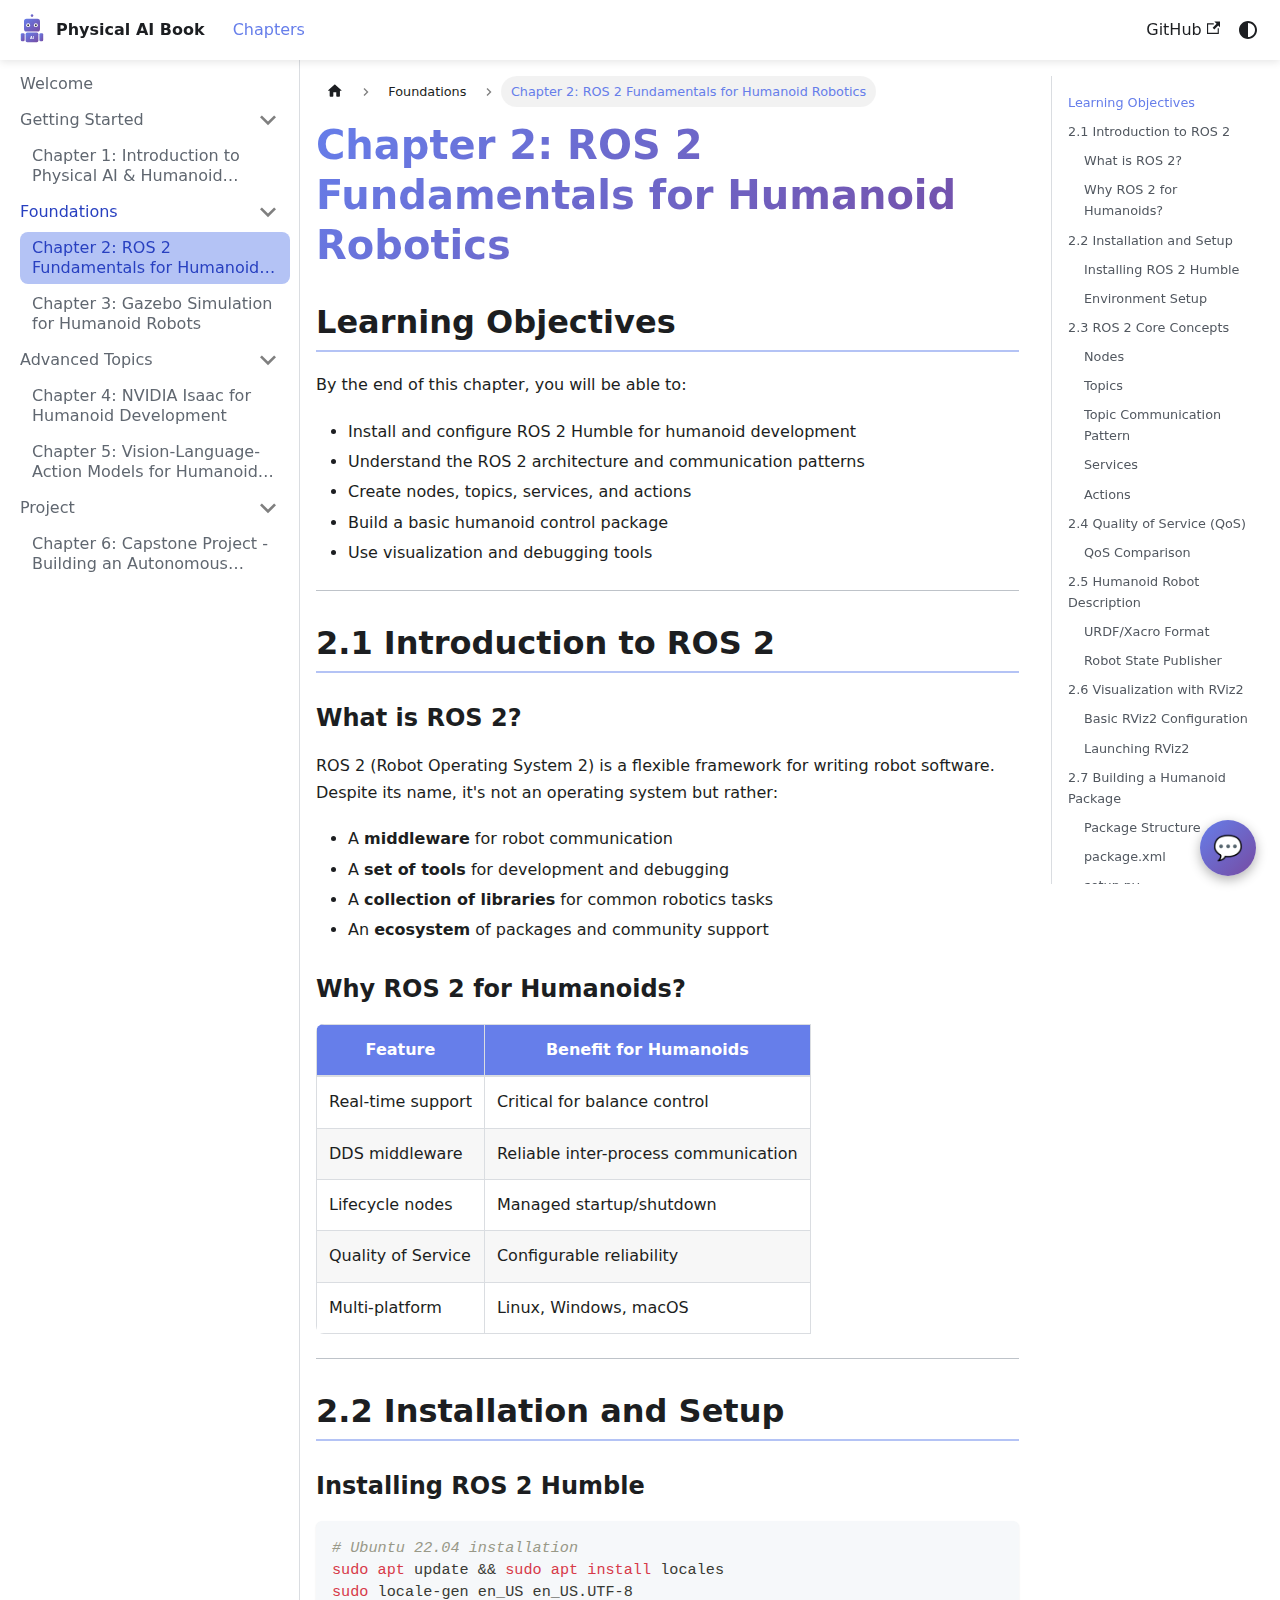
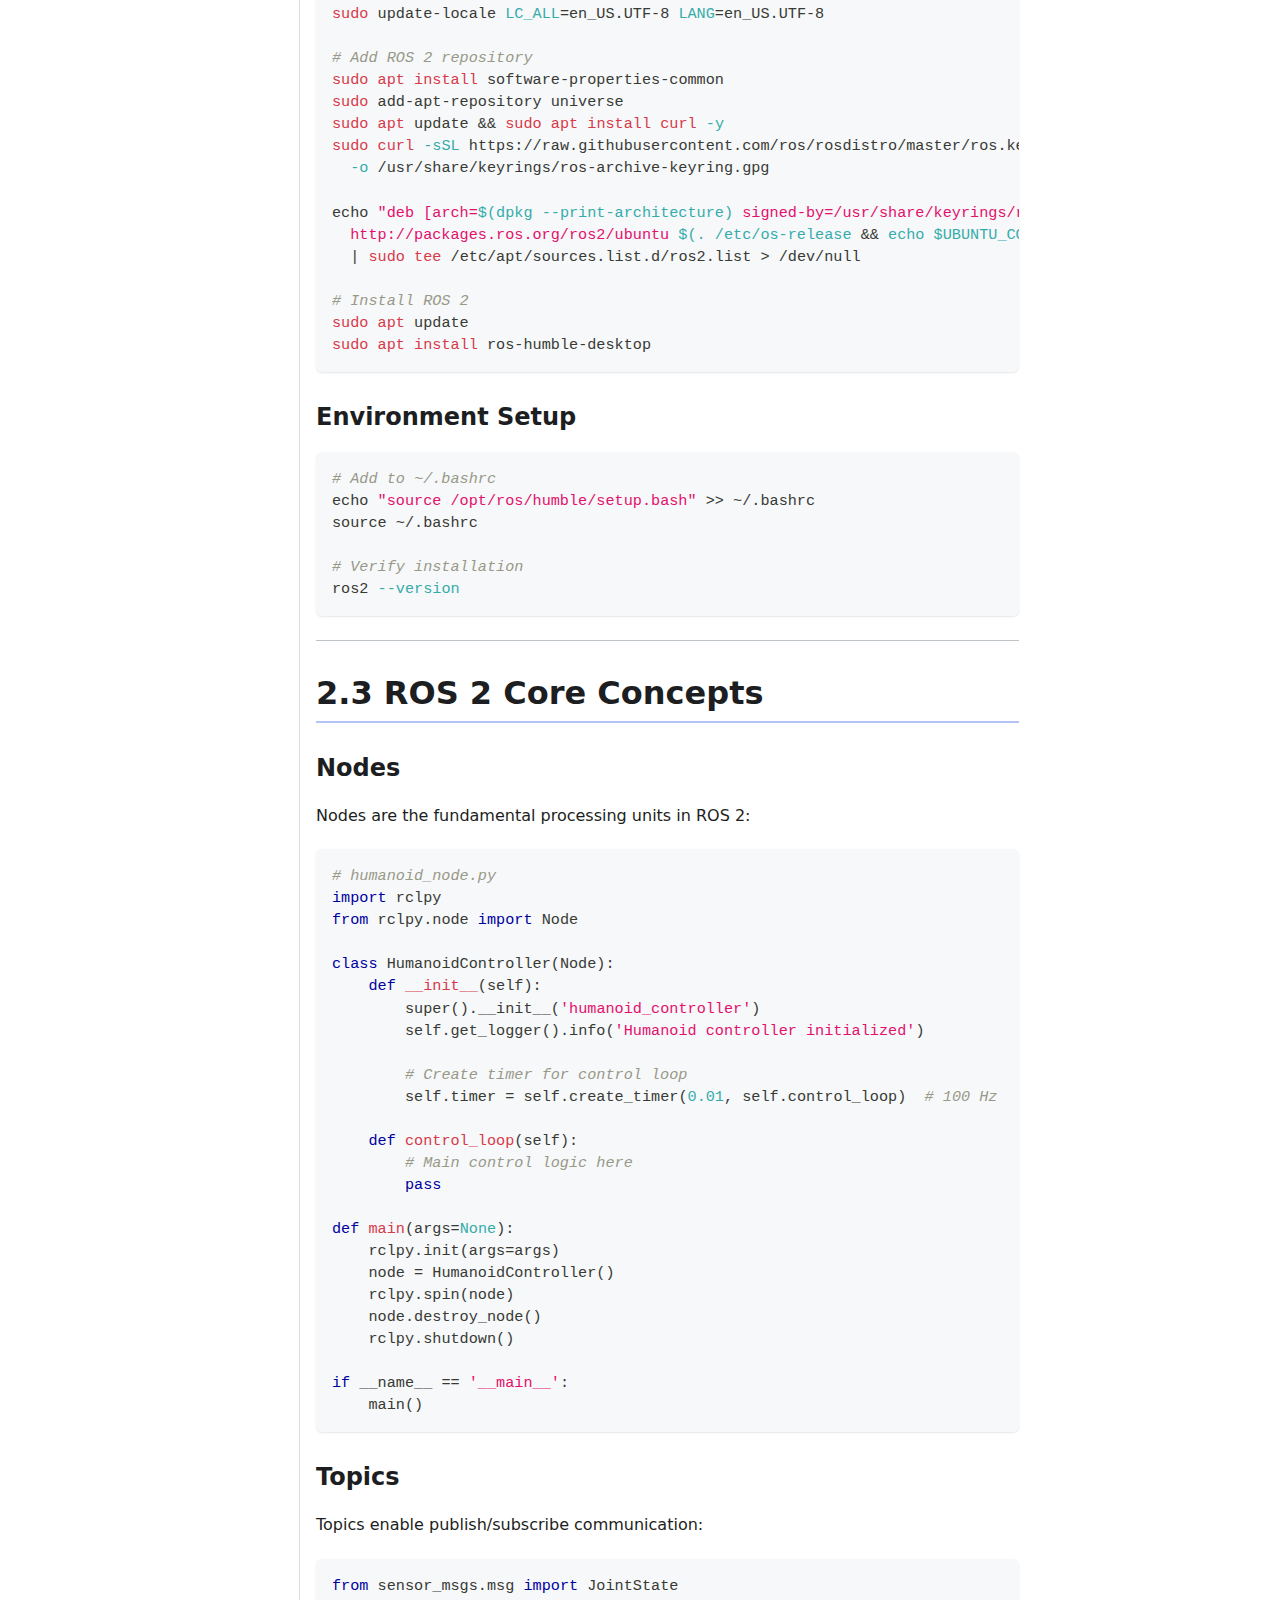
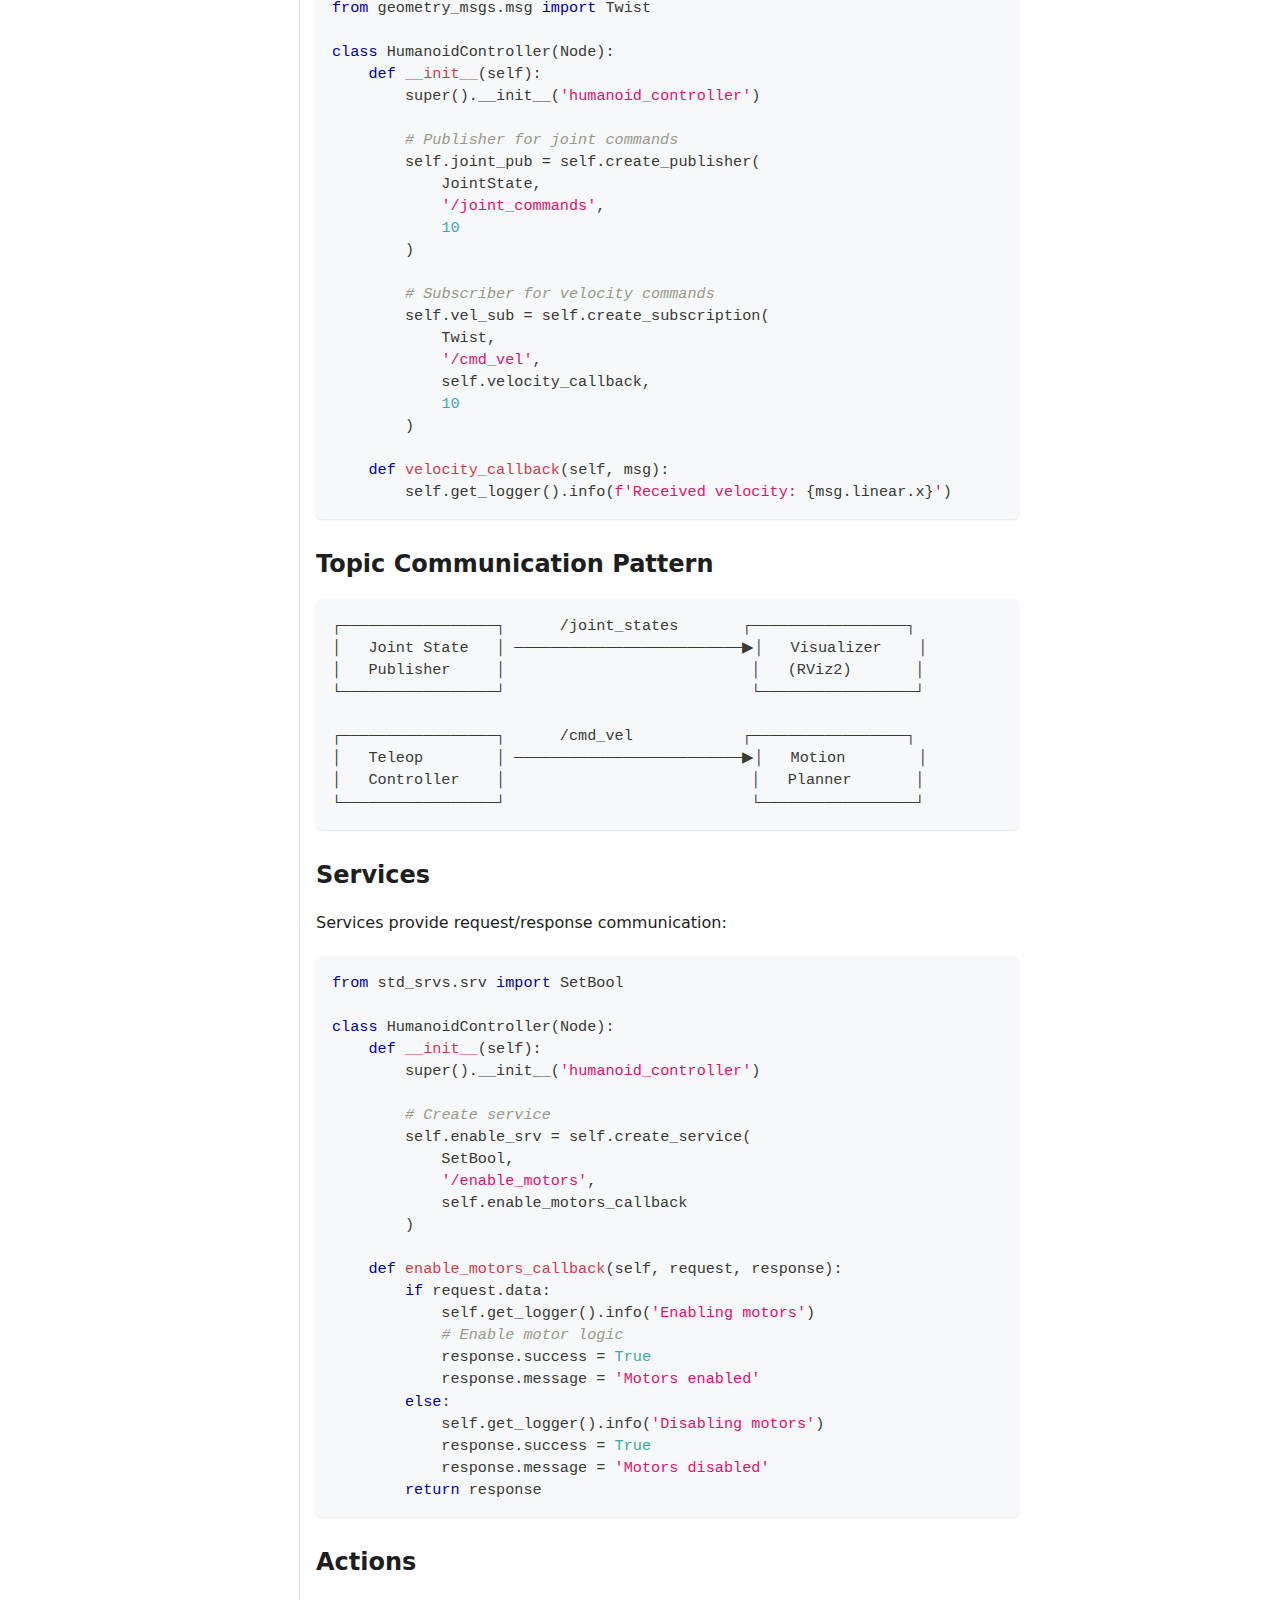
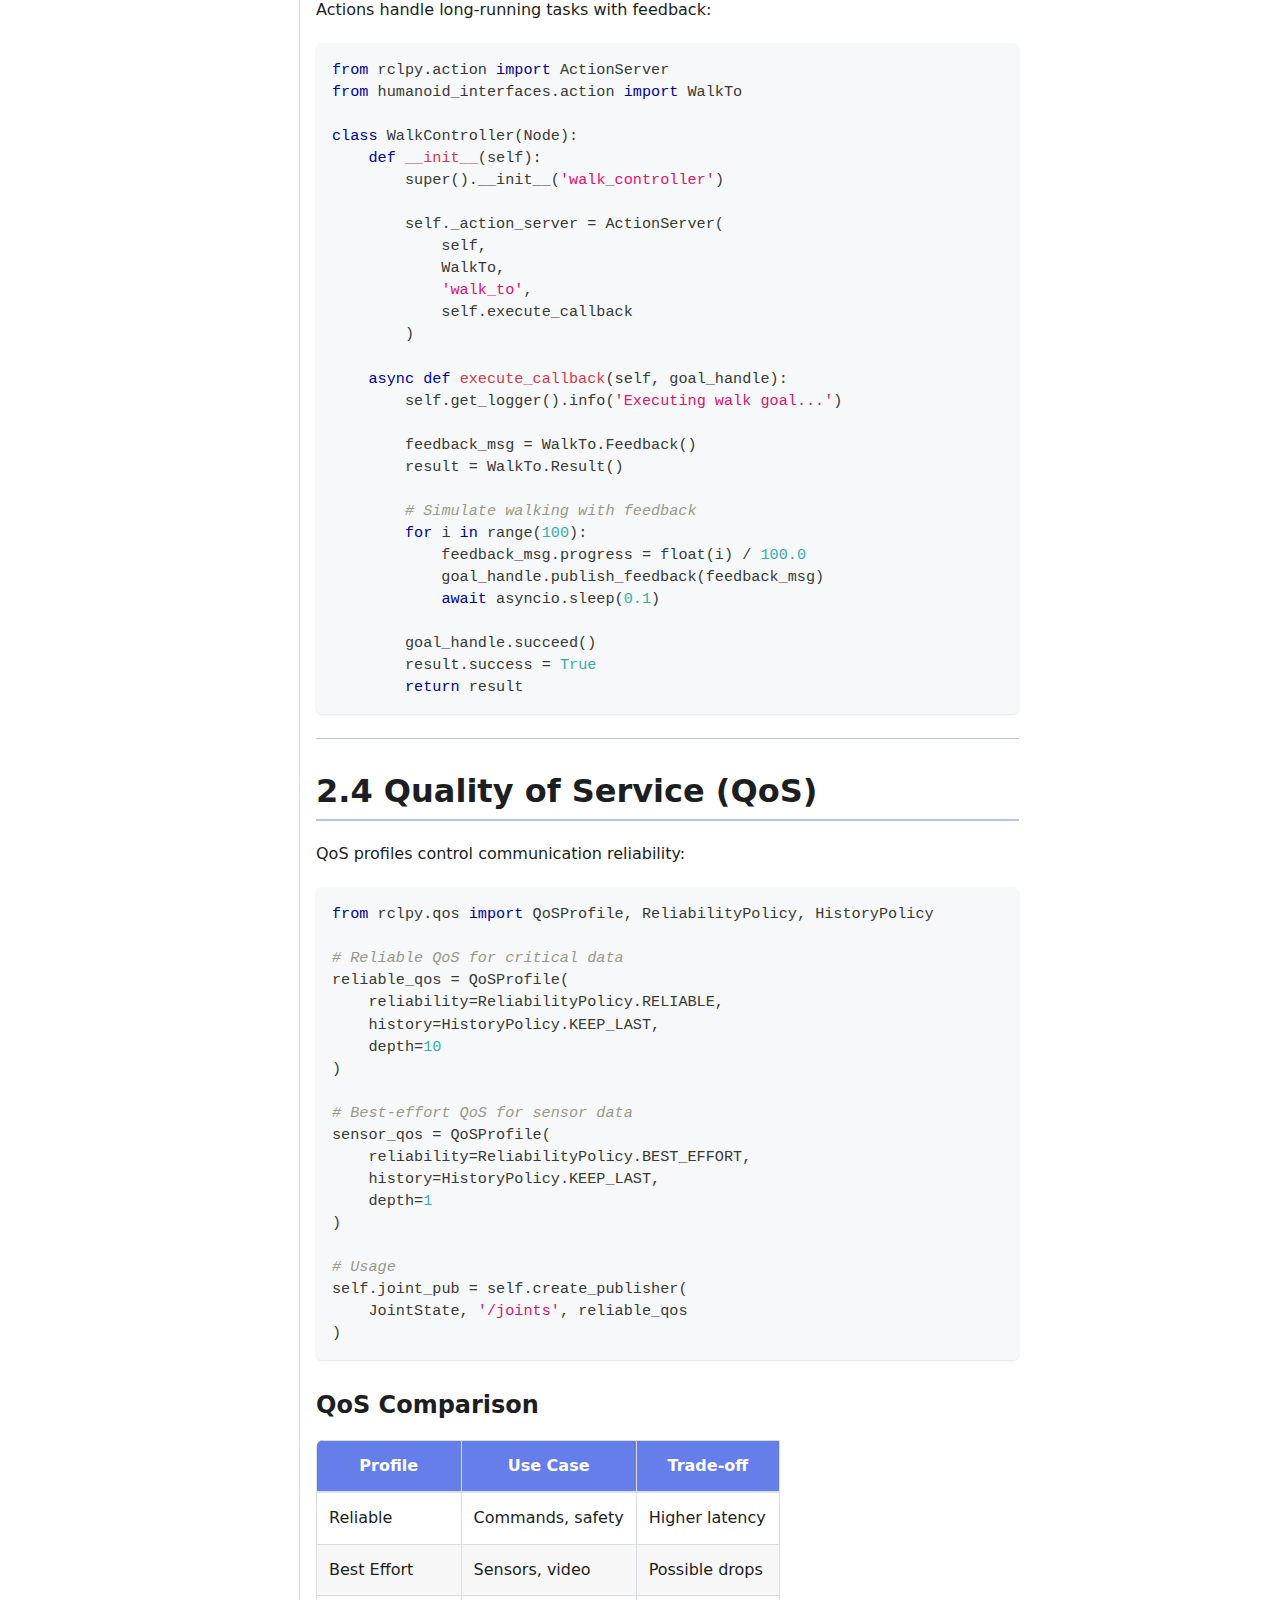
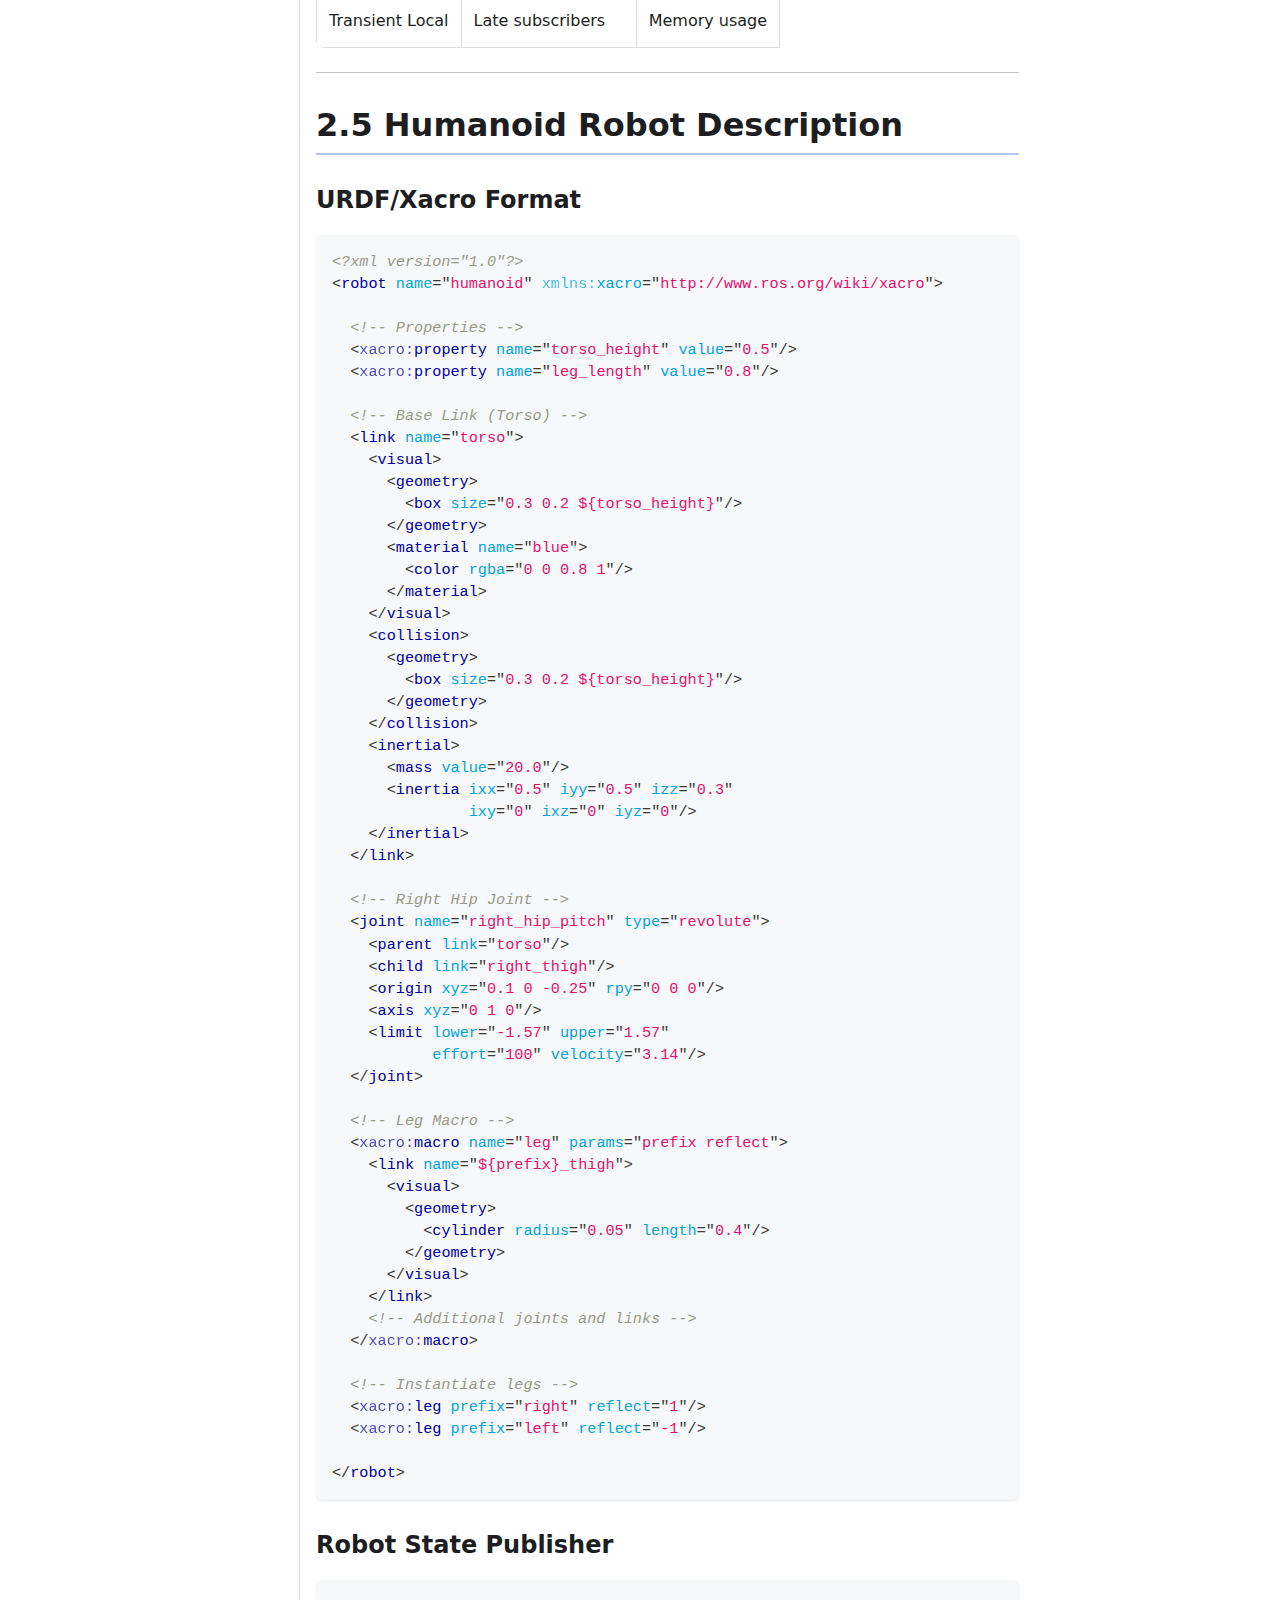
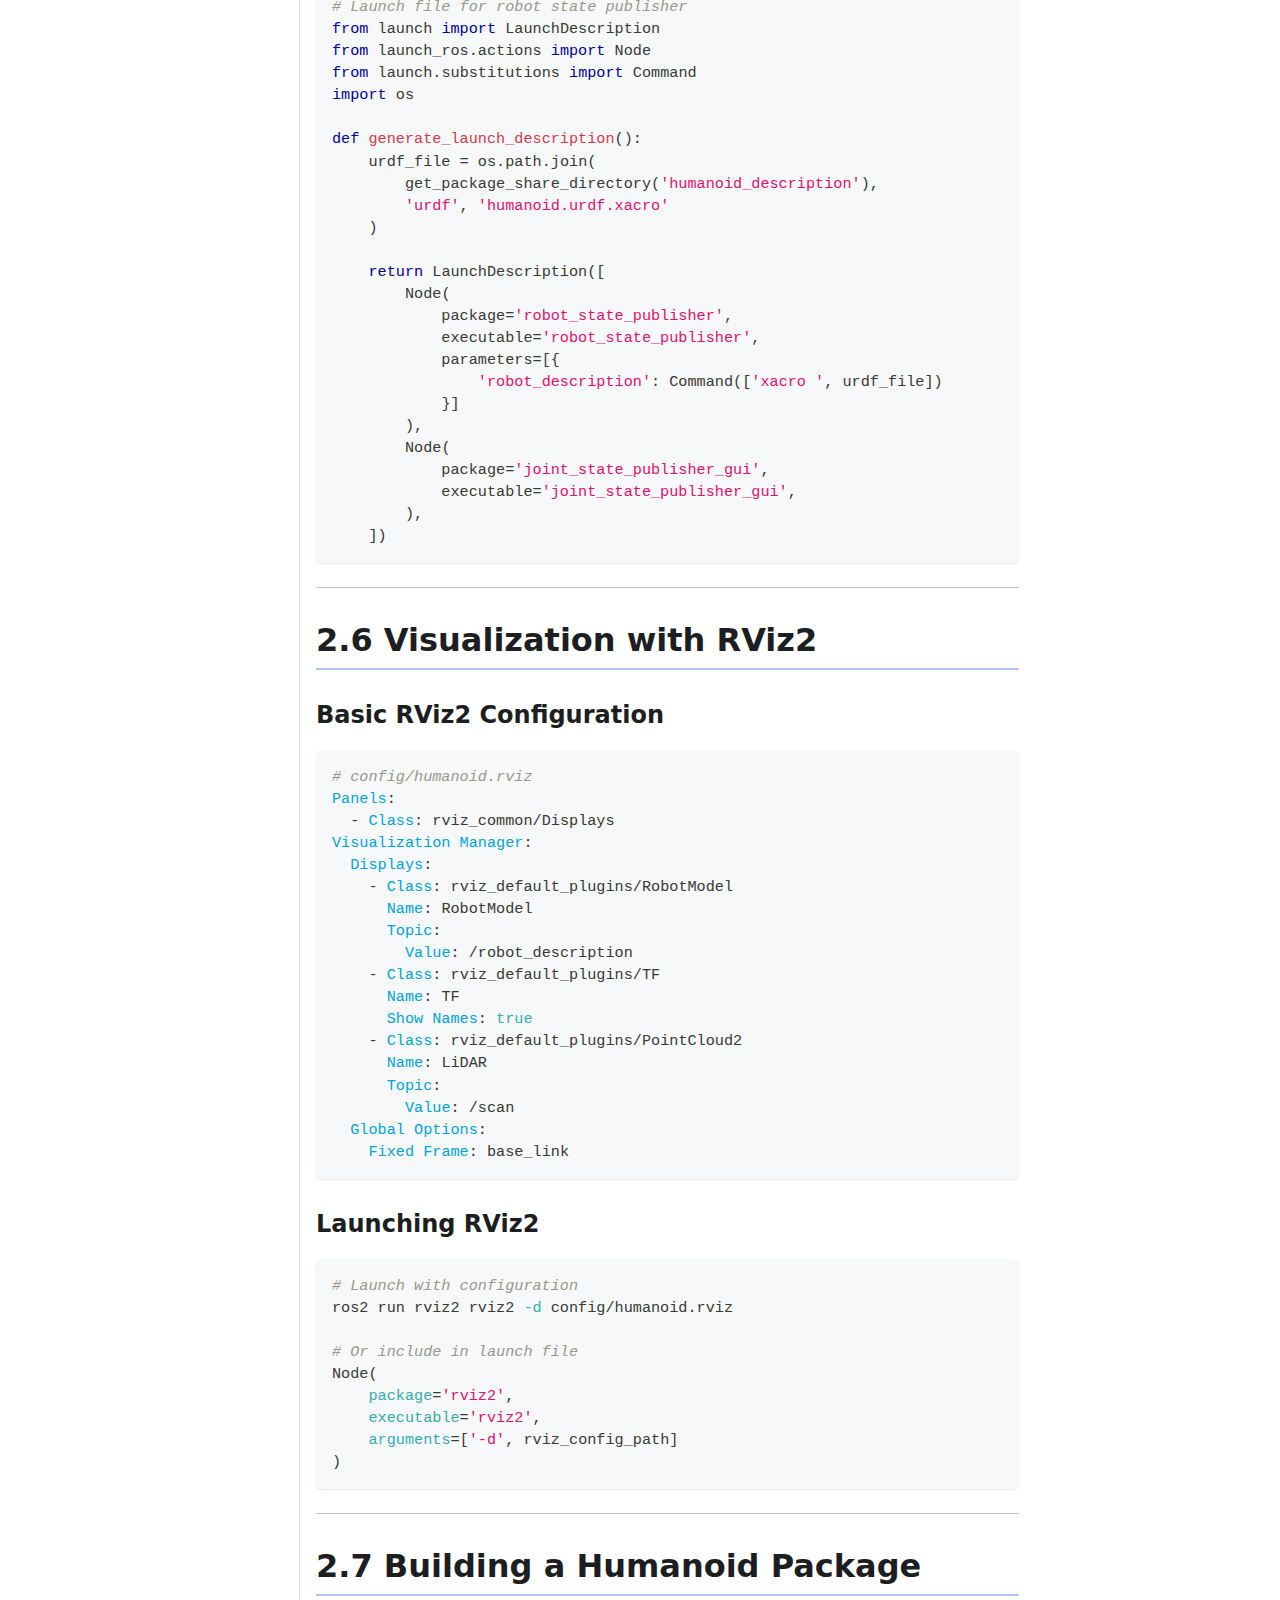
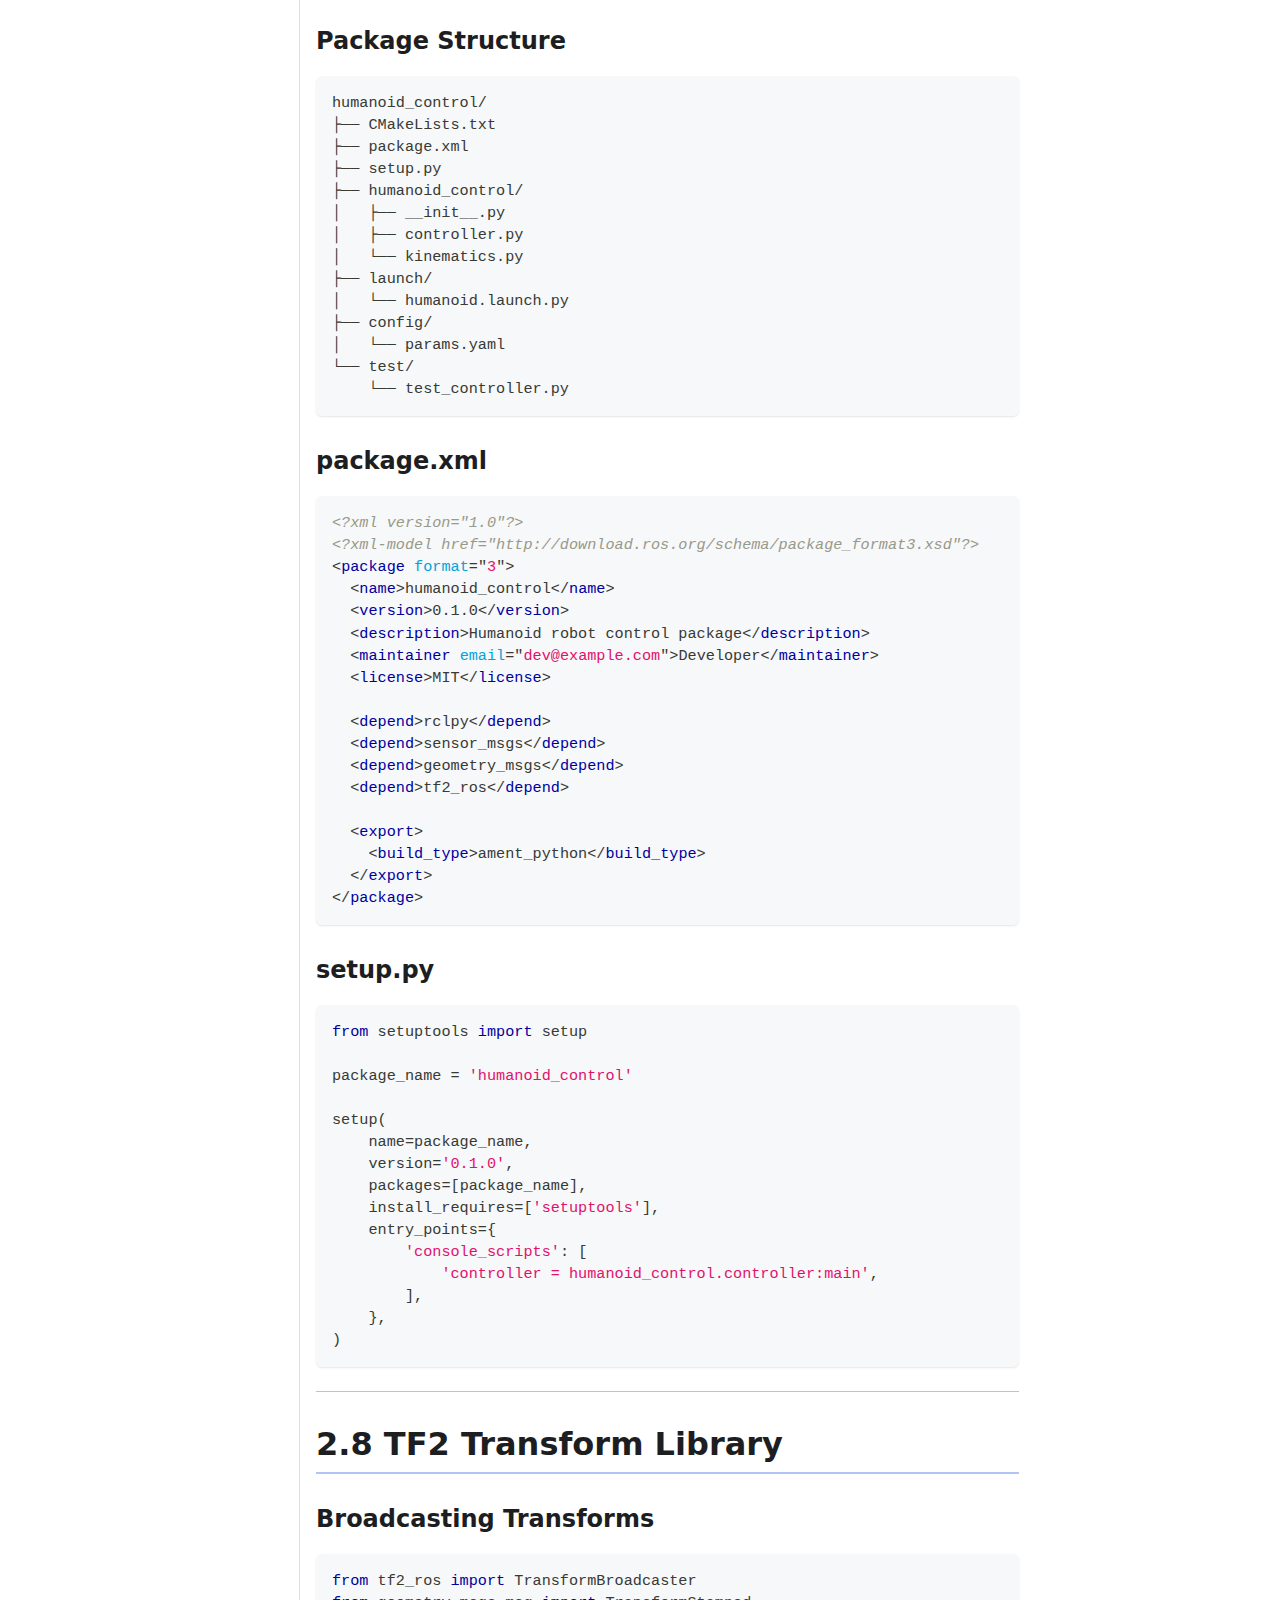
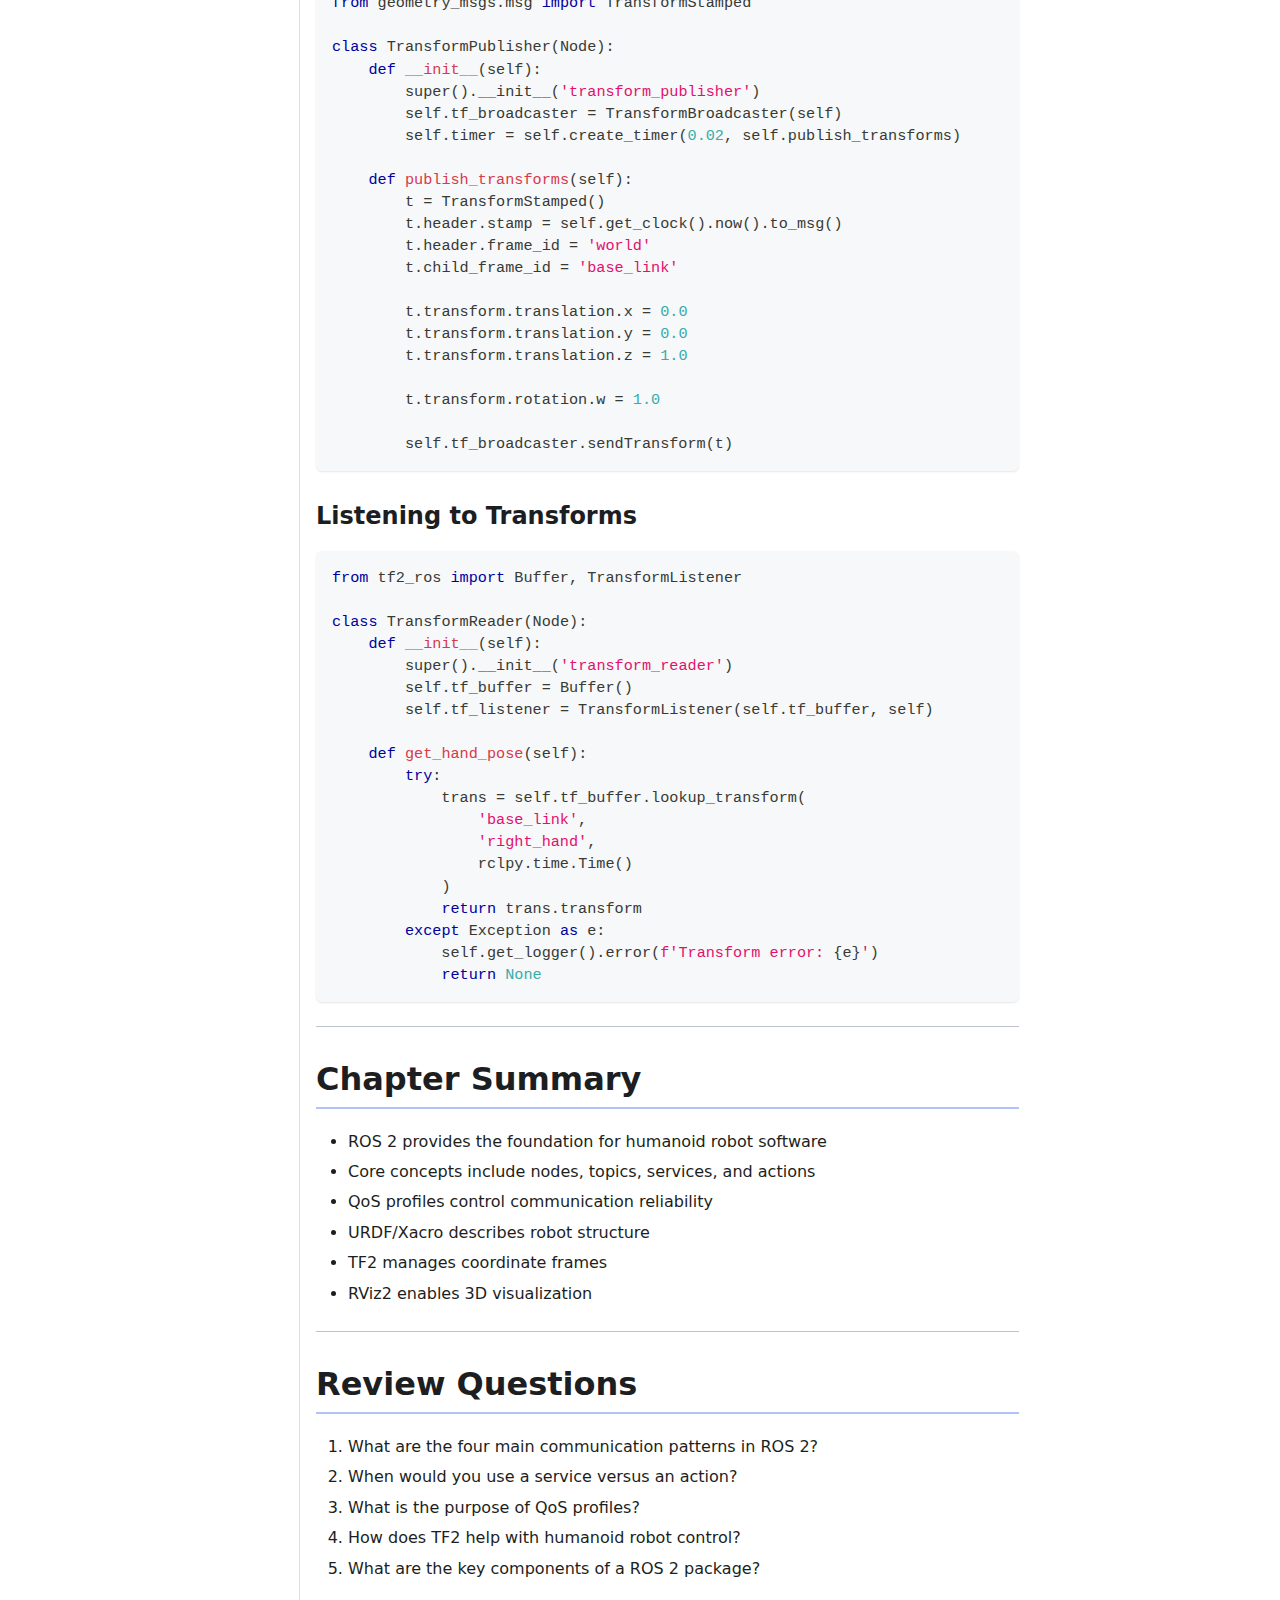
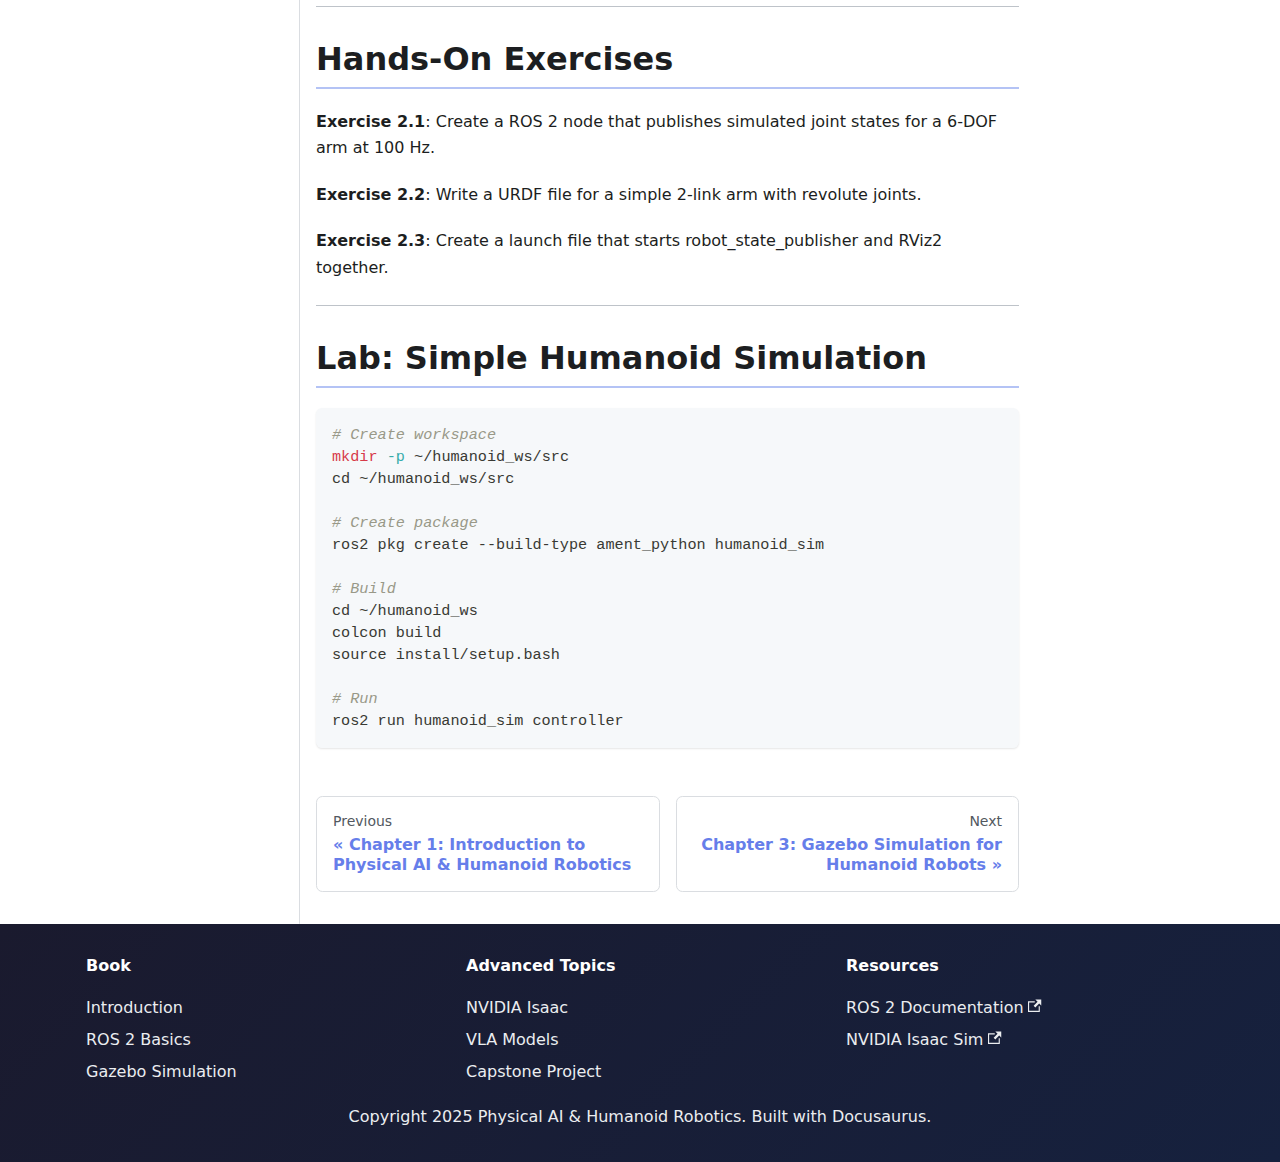
<file: ros2-basics.html>
<!doctype html>
<html lang="en" dir="ltr" class="docs-wrapper plugin-docs plugin-id-default docs-version-current docs-doc-page docs-doc-id-ros2-basics" data-has-hydrated="false">
<head>
<meta charset="UTF-8">
<meta name="generator" content="Docusaurus v3.9.2">
<title data-rh="true">Chapter 2: ROS 2 Fundamentals for Humanoid Robotics | Physical AI &amp; Humanoid Robotics</title><meta data-rh="true" name="viewport" content="width=device-width,initial-scale=1"><meta data-rh="true" name="twitter:card" content="summary_large_image"><meta data-rh="true" property="og:image" content="https://mr-hamza-3335.github.io/img/social-card.jpg"><meta data-rh="true" name="twitter:image" content="https://mr-hamza-3335.github.io/img/social-card.jpg"><meta data-rh="true" property="og:url" content="https://mr-hamza-3335.github.io/ros2-basics"><meta data-rh="true" property="og:locale" content="en"><meta data-rh="true" name="docusaurus_locale" content="en"><meta data-rh="true" name="docsearch:language" content="en"><meta data-rh="true" name="docusaurus_version" content="current"><meta data-rh="true" name="docusaurus_tag" content="docs-default-current"><meta data-rh="true" name="docsearch:version" content="current"><meta data-rh="true" name="docsearch:docusaurus_tag" content="docs-default-current"><meta data-rh="true" property="og:title" content="Chapter 2: ROS 2 Fundamentals for Humanoid Robotics | Physical AI &amp; Humanoid Robotics"><meta data-rh="true" name="description" content="Learning Objectives"><meta data-rh="true" property="og:description" content="Learning Objectives"><link data-rh="true" rel="icon" href="/img/favicon.ico"><link data-rh="true" rel="canonical" href="https://mr-hamza-3335.github.io/ros2-basics"><link data-rh="true" rel="alternate" href="https://mr-hamza-3335.github.io/ros2-basics" hreflang="en"><link data-rh="true" rel="alternate" href="https://mr-hamza-3335.github.io/ros2-basics" hreflang="x-default"><script data-rh="true" type="application/ld+json">{"@context":"https://schema.org","@type":"BreadcrumbList","itemListElement":[{"@type":"ListItem","position":1,"name":"Chapter 2: ROS 2 Fundamentals for Humanoid Robotics","item":"https://mr-hamza-3335.github.io/ros2-basics"}]}</script><link rel="stylesheet" href="/assets/css/styles.e8f1ea41.css">
<script src="/assets/js/runtime~main.a46743b6.js" defer="defer"></script>
<script src="/assets/js/main.daa928d9.js" defer="defer"></script>
</head>
<body class="navigation-with-keyboard">
<svg style="display: none;"><defs>
<symbol id="theme-svg-external-link" viewBox="0 0 24 24"><path fill="currentColor" d="M21 13v10h-21v-19h12v2h-10v15h17v-8h2zm3-12h-10.988l4.035 4-6.977 7.07 2.828 2.828 6.977-7.07 4.125 4.172v-11z"/></symbol>
</defs></svg>
<script>!function(){var t=function(){try{return new URLSearchParams(window.location.search).get("docusaurus-theme")}catch(t){}}()||function(){try{return window.localStorage.getItem("theme")}catch(t){}}();document.documentElement.setAttribute("data-theme",t||(window.matchMedia("(prefers-color-scheme: dark)").matches?"dark":"light")),document.documentElement.setAttribute("data-theme-choice",t||"system")}(),function(){try{const c=new URLSearchParams(window.location.search).entries();for(var[t,e]of c)if(t.startsWith("docusaurus-data-")){var a=t.replace("docusaurus-data-","data-");document.documentElement.setAttribute(a,e)}}catch(t){}}()</script><div id="__docusaurus"><link rel="preload" as="image" href="/img/logo.svg"><div role="region" aria-label="Skip to main content"><a class="skipToContent_fXgn" href="#__docusaurus_skipToContent_fallback">Skip to main content</a></div><nav aria-label="Main" class="theme-layout-navbar navbar navbar--fixed-top"><div class="navbar__inner"><div class="theme-layout-navbar-left navbar__items"><button aria-label="Toggle navigation bar" aria-expanded="false" class="navbar__toggle clean-btn" type="button"><svg width="30" height="30" viewBox="0 0 30 30" aria-hidden="true"><path stroke="currentColor" stroke-linecap="round" stroke-miterlimit="10" stroke-width="2" d="M4 7h22M4 15h22M4 23h22"></path></svg></button><a class="navbar__brand" href="/"><div class="navbar__logo"><img src="/img/logo.svg" alt="Physical AI Logo" class="themedComponent_mlkZ themedComponent--light_NVdE"><img src="/img/logo.svg" alt="Physical AI Logo" class="themedComponent_mlkZ themedComponent--dark_xIcU"></div><b class="navbar__title text--truncate">Physical AI Book</b></a><a aria-current="page" class="navbar__item navbar__link navbar__link--active" href="/">Chapters</a></div><div class="theme-layout-navbar-right navbar__items navbar__items--right"><a href="https://github.com/mr-hamza-3335/Ai-Driven-Book-with-rag-chatbot" target="_blank" rel="noopener noreferrer" class="navbar__item navbar__link">GitHub<svg width="13.5" height="13.5" aria-label="(opens in new tab)" class="iconExternalLink_nPIU"><use href="#theme-svg-external-link"></use></svg></a><div class="toggle_vylO colorModeToggle_DEke"><button class="clean-btn toggleButton_gllP toggleButtonDisabled_aARS" type="button" disabled="" title="system mode" aria-label="Switch between dark and light mode (currently system mode)"><svg viewBox="0 0 24 24" width="24" height="24" aria-hidden="true" class="toggleIcon_g3eP lightToggleIcon_pyhR"><path fill="currentColor" d="M12,9c1.65,0,3,1.35,3,3s-1.35,3-3,3s-3-1.35-3-3S10.35,9,12,9 M12,7c-2.76,0-5,2.24-5,5s2.24,5,5,5s5-2.24,5-5 S14.76,7,12,7L12,7z M2,13l2,0c0.55,0,1-0.45,1-1s-0.45-1-1-1l-2,0c-0.55,0-1,0.45-1,1S1.45,13,2,13z M20,13l2,0c0.55,0,1-0.45,1-1 s-0.45-1-1-1l-2,0c-0.55,0-1,0.45-1,1S19.45,13,20,13z M11,2v2c0,0.55,0.45,1,1,1s1-0.45,1-1V2c0-0.55-0.45-1-1-1S11,1.45,11,2z M11,20v2c0,0.55,0.45,1,1,1s1-0.45,1-1v-2c0-0.55-0.45-1-1-1C11.45,19,11,19.45,11,20z M5.99,4.58c-0.39-0.39-1.03-0.39-1.41,0 c-0.39,0.39-0.39,1.03,0,1.41l1.06,1.06c0.39,0.39,1.03,0.39,1.41,0s0.39-1.03,0-1.41L5.99,4.58z M18.36,16.95 c-0.39-0.39-1.03-0.39-1.41,0c-0.39,0.39-0.39,1.03,0,1.41l1.06,1.06c0.39,0.39,1.03,0.39,1.41,0c0.39-0.39,0.39-1.03,0-1.41 L18.36,16.95z M19.42,5.99c0.39-0.39,0.39-1.03,0-1.41c-0.39-0.39-1.03-0.39-1.41,0l-1.06,1.06c-0.39,0.39-0.39,1.03,0,1.41 s1.03,0.39,1.41,0L19.42,5.99z M7.05,18.36c0.39-0.39,0.39-1.03,0-1.41c-0.39-0.39-1.03-0.39-1.41,0l-1.06,1.06 c-0.39,0.39-0.39,1.03,0,1.41s1.03,0.39,1.41,0L7.05,18.36z"></path></svg><svg viewBox="0 0 24 24" width="24" height="24" aria-hidden="true" class="toggleIcon_g3eP darkToggleIcon_wfgR"><path fill="currentColor" d="M9.37,5.51C9.19,6.15,9.1,6.82,9.1,7.5c0,4.08,3.32,7.4,7.4,7.4c0.68,0,1.35-0.09,1.99-0.27C17.45,17.19,14.93,19,12,19 c-3.86,0-7-3.14-7-7C5,9.07,6.81,6.55,9.37,5.51z M12,3c-4.97,0-9,4.03-9,9s4.03,9,9,9s9-4.03,9-9c0-0.46-0.04-0.92-0.1-1.36 c-0.98,1.37-2.58,2.26-4.4,2.26c-2.98,0-5.4-2.42-5.4-5.4c0-1.81,0.89-3.42,2.26-4.4C12.92,3.04,12.46,3,12,3L12,3z"></path></svg><svg viewBox="0 0 24 24" width="24" height="24" aria-hidden="true" class="toggleIcon_g3eP systemToggleIcon_QzmC"><path fill="currentColor" d="m12 21c4.971 0 9-4.029 9-9s-4.029-9-9-9-9 4.029-9 9 4.029 9 9 9zm4.95-13.95c1.313 1.313 2.05 3.093 2.05 4.95s-0.738 3.637-2.05 4.95c-1.313 1.313-3.093 2.05-4.95 2.05v-14c1.857 0 3.637 0.737 4.95 2.05z"></path></svg></button></div><div class="navbarSearchContainer_Bca1"></div></div></div><div role="presentation" class="navbar-sidebar__backdrop"></div></nav><div id="__docusaurus_skipToContent_fallback" class="theme-layout-main main-wrapper mainWrapper_z2l0"><div class="docsWrapper_hBAB"><button aria-label="Scroll back to top" class="clean-btn theme-back-to-top-button backToTopButton_sjWU" type="button"></button><div class="docRoot_UBD9"><aside class="theme-doc-sidebar-container docSidebarContainer_YfHR"><div class="sidebarViewport_aRkj"><div class="sidebar_njMd"><nav aria-label="Docs sidebar" class="menu thin-scrollbar menu_SIkG"><ul class="theme-doc-sidebar-menu menu__list"><li class="theme-doc-sidebar-item-link theme-doc-sidebar-item-link-level-1 menu__list-item"><a class="menu__link" href="/"><span title="Welcome" class="linkLabel_WmDU">Welcome</span></a></li><li class="theme-doc-sidebar-item-category theme-doc-sidebar-item-category-level-1 menu__list-item"><div class="menu__list-item-collapsible"><a class="categoryLink_byQd menu__link menu__link--sublist menu__link--sublist-caret" role="button" aria-expanded="true" href="/introduction"><span title="Getting Started" class="categoryLinkLabel_W154">Getting Started</span></a></div><ul class="menu__list"><li class="theme-doc-sidebar-item-link theme-doc-sidebar-item-link-level-2 menu__list-item"><a class="menu__link" tabindex="0" href="/introduction"><span title="Chapter 1: Introduction to Physical AI &amp; Humanoid Robotics" class="linkLabel_WmDU">Chapter 1: Introduction to Physical AI &amp; Humanoid Robotics</span></a></li></ul></li><li class="theme-doc-sidebar-item-category theme-doc-sidebar-item-category-level-1 menu__list-item"><div class="menu__list-item-collapsible"><a class="categoryLink_byQd menu__link menu__link--sublist menu__link--sublist-caret menu__link--active" role="button" aria-expanded="true" href="/ros2-basics"><span title="Foundations" class="categoryLinkLabel_W154">Foundations</span></a></div><ul class="menu__list"><li class="theme-doc-sidebar-item-link theme-doc-sidebar-item-link-level-2 menu__list-item"><a class="menu__link menu__link--active" aria-current="page" tabindex="0" href="/ros2-basics"><span title="Chapter 2: ROS 2 Fundamentals for Humanoid Robotics" class="linkLabel_WmDU">Chapter 2: ROS 2 Fundamentals for Humanoid Robotics</span></a></li><li class="theme-doc-sidebar-item-link theme-doc-sidebar-item-link-level-2 menu__list-item"><a class="menu__link" tabindex="0" href="/gazebo-simulation"><span title="Chapter 3: Gazebo Simulation for Humanoid Robots" class="linkLabel_WmDU">Chapter 3: Gazebo Simulation for Humanoid Robots</span></a></li></ul></li><li class="theme-doc-sidebar-item-category theme-doc-sidebar-item-category-level-1 menu__list-item"><div class="menu__list-item-collapsible"><a class="categoryLink_byQd menu__link menu__link--sublist menu__link--sublist-caret" role="button" aria-expanded="true" href="/nvidia-isaac"><span title="Advanced Topics" class="categoryLinkLabel_W154">Advanced Topics</span></a></div><ul class="menu__list"><li class="theme-doc-sidebar-item-link theme-doc-sidebar-item-link-level-2 menu__list-item"><a class="menu__link" tabindex="0" href="/nvidia-isaac"><span title="Chapter 4: NVIDIA Isaac for Humanoid Development" class="linkLabel_WmDU">Chapter 4: NVIDIA Isaac for Humanoid Development</span></a></li><li class="theme-doc-sidebar-item-link theme-doc-sidebar-item-link-level-2 menu__list-item"><a class="menu__link" tabindex="0" href="/vla"><span title="Chapter 5: Vision-Language-Action Models for Humanoid Control" class="linkLabel_WmDU">Chapter 5: Vision-Language-Action Models for Humanoid Control</span></a></li></ul></li><li class="theme-doc-sidebar-item-category theme-doc-sidebar-item-category-level-1 menu__list-item"><div class="menu__list-item-collapsible"><a class="categoryLink_byQd menu__link menu__link--sublist menu__link--sublist-caret" role="button" aria-expanded="true" href="/capstone"><span title="Project" class="categoryLinkLabel_W154">Project</span></a></div><ul class="menu__list"><li class="theme-doc-sidebar-item-link theme-doc-sidebar-item-link-level-2 menu__list-item"><a class="menu__link" tabindex="0" href="/capstone"><span title="Chapter 6: Capstone Project - Building an Autonomous Humanoid System" class="linkLabel_WmDU">Chapter 6: Capstone Project - Building an Autonomous Humanoid System</span></a></li></ul></li></ul></nav></div></div></aside><main class="docMainContainer_TBSr"><div class="container padding-top--md padding-bottom--lg"><div class="row"><div class="col docItemCol_VOVn"><div class="docItemContainer_Djhp"><article><nav class="theme-doc-breadcrumbs breadcrumbsContainer_Z_bl" aria-label="Breadcrumbs"><ul class="breadcrumbs"><li class="breadcrumbs__item"><a aria-label="Home page" class="breadcrumbs__link" href="/"><svg viewBox="0 0 24 24" class="breadcrumbHomeIcon_YNFT"><path d="M10 19v-5h4v5c0 .55.45 1 1 1h3c.55 0 1-.45 1-1v-7h1.7c.46 0 .68-.57.33-.87L12.67 3.6c-.38-.34-.96-.34-1.34 0l-8.36 7.53c-.34.3-.13.87.33.87H5v7c0 .55.45 1 1 1h3c.55 0 1-.45 1-1z" fill="currentColor"></path></svg></a></li><li class="breadcrumbs__item"><span class="breadcrumbs__link">Foundations</span></li><li class="breadcrumbs__item breadcrumbs__item--active"><span class="breadcrumbs__link">Chapter 2: ROS 2 Fundamentals for Humanoid Robotics</span></li></ul></nav><div class="tocCollapsible_ETCw theme-doc-toc-mobile tocMobile_ITEo"><button type="button" class="clean-btn tocCollapsibleButton_TO0P">On this page</button></div><div class="theme-doc-markdown markdown"><header><h1>Chapter 2: ROS 2 Fundamentals for Humanoid Robotics</h1></header>
<h2 class="anchor anchorTargetStickyNavbar_Vzrq" id="learning-objectives">Learning Objectives<a href="#learning-objectives" class="hash-link" aria-label="Direct link to Learning Objectives" title="Direct link to Learning Objectives" translate="no">​</a></h2>
<p>By the end of this chapter, you will be able to:</p>
<ul>
<li class="">Install and configure ROS 2 Humble for humanoid development</li>
<li class="">Understand the ROS 2 architecture and communication patterns</li>
<li class="">Create nodes, topics, services, and actions</li>
<li class="">Build a basic humanoid control package</li>
<li class="">Use visualization and debugging tools</li>
</ul>
<hr>
<h2 class="anchor anchorTargetStickyNavbar_Vzrq" id="21-introduction-to-ros-2">2.1 Introduction to ROS 2<a href="#21-introduction-to-ros-2" class="hash-link" aria-label="Direct link to 2.1 Introduction to ROS 2" title="Direct link to 2.1 Introduction to ROS 2" translate="no">​</a></h2>
<h3 class="anchor anchorTargetStickyNavbar_Vzrq" id="what-is-ros-2">What is ROS 2?<a href="#what-is-ros-2" class="hash-link" aria-label="Direct link to What is ROS 2?" title="Direct link to What is ROS 2?" translate="no">​</a></h3>
<p>ROS 2 (Robot Operating System 2) is a flexible framework for writing robot software. Despite its name, it&#x27;s not an operating system but rather:</p>
<ul>
<li class="">A <strong>middleware</strong> for robot communication</li>
<li class="">A <strong>set of tools</strong> for development and debugging</li>
<li class="">A <strong>collection of libraries</strong> for common robotics tasks</li>
<li class="">An <strong>ecosystem</strong> of packages and community support</li>
</ul>
<h3 class="anchor anchorTargetStickyNavbar_Vzrq" id="why-ros-2-for-humanoids">Why ROS 2 for Humanoids?<a href="#why-ros-2-for-humanoids" class="hash-link" aria-label="Direct link to Why ROS 2 for Humanoids?" title="Direct link to Why ROS 2 for Humanoids?" translate="no">​</a></h3>
<table><thead><tr><th>Feature</th><th>Benefit for Humanoids</th></tr></thead><tbody><tr><td>Real-time support</td><td>Critical for balance control</td></tr><tr><td>DDS middleware</td><td>Reliable inter-process communication</td></tr><tr><td>Lifecycle nodes</td><td>Managed startup/shutdown</td></tr><tr><td>Quality of Service</td><td>Configurable reliability</td></tr><tr><td>Multi-platform</td><td>Linux, Windows, macOS</td></tr></tbody></table>
<hr>
<h2 class="anchor anchorTargetStickyNavbar_Vzrq" id="22-installation-and-setup">2.2 Installation and Setup<a href="#22-installation-and-setup" class="hash-link" aria-label="Direct link to 2.2 Installation and Setup" title="Direct link to 2.2 Installation and Setup" translate="no">​</a></h2>
<h3 class="anchor anchorTargetStickyNavbar_Vzrq" id="installing-ros-2-humble">Installing ROS 2 Humble<a href="#installing-ros-2-humble" class="hash-link" aria-label="Direct link to Installing ROS 2 Humble" title="Direct link to Installing ROS 2 Humble" translate="no">​</a></h3>
<div class="language-bash codeBlockContainer_Ckt0 theme-code-block" style="--prism-color:#F8F8F2;--prism-background-color:#282A36"><div class="codeBlockContent_QJqH"><pre tabindex="0" class="prism-code language-bash codeBlock_bY9V thin-scrollbar" style="color:#F8F8F2;background-color:#282A36"><code class="codeBlockLines_e6Vv"><span class="token-line" style="color:#F8F8F2"><span class="token comment" style="color:rgb(98, 114, 164)"># Ubuntu 22.04 installation</span><span class="token plain"></span><br></span><span class="token-line" style="color:#F8F8F2"><span class="token plain"></span><span class="token function" style="color:rgb(80, 250, 123)">sudo</span><span class="token plain"> </span><span class="token function" style="color:rgb(80, 250, 123)">apt</span><span class="token plain"> update </span><span class="token operator">&amp;&amp;</span><span class="token plain"> </span><span class="token function" style="color:rgb(80, 250, 123)">sudo</span><span class="token plain"> </span><span class="token function" style="color:rgb(80, 250, 123)">apt</span><span class="token plain"> </span><span class="token function" style="color:rgb(80, 250, 123)">install</span><span class="token plain"> locales</span><br></span><span class="token-line" style="color:#F8F8F2"><span class="token plain"></span><span class="token function" style="color:rgb(80, 250, 123)">sudo</span><span class="token plain"> locale-gen en_US en_US.UTF-8</span><br></span><span class="token-line" style="color:#F8F8F2"><span class="token plain"></span><span class="token function" style="color:rgb(80, 250, 123)">sudo</span><span class="token plain"> update-locale </span><span class="token assign-left variable environment constant" style="color:rgb(189, 147, 249);font-style:italic">LC_ALL</span><span class="token operator">=</span><span class="token plain">en_US.UTF-8 </span><span class="token assign-left variable environment constant" style="color:rgb(189, 147, 249);font-style:italic">LANG</span><span class="token operator">=</span><span class="token plain">en_US.UTF-8</span><br></span><span class="token-line" style="color:#F8F8F2"><span class="token plain" style="display:inline-block"></span><br></span><span class="token-line" style="color:#F8F8F2"><span class="token plain"></span><span class="token comment" style="color:rgb(98, 114, 164)"># Add ROS 2 repository</span><span class="token plain"></span><br></span><span class="token-line" style="color:#F8F8F2"><span class="token plain"></span><span class="token function" style="color:rgb(80, 250, 123)">sudo</span><span class="token plain"> </span><span class="token function" style="color:rgb(80, 250, 123)">apt</span><span class="token plain"> </span><span class="token function" style="color:rgb(80, 250, 123)">install</span><span class="token plain"> software-properties-common</span><br></span><span class="token-line" style="color:#F8F8F2"><span class="token plain"></span><span class="token function" style="color:rgb(80, 250, 123)">sudo</span><span class="token plain"> add-apt-repository universe</span><br></span><span class="token-line" style="color:#F8F8F2"><span class="token plain"></span><span class="token function" style="color:rgb(80, 250, 123)">sudo</span><span class="token plain"> </span><span class="token function" style="color:rgb(80, 250, 123)">apt</span><span class="token plain"> update </span><span class="token operator">&amp;&amp;</span><span class="token plain"> </span><span class="token function" style="color:rgb(80, 250, 123)">sudo</span><span class="token plain"> </span><span class="token function" style="color:rgb(80, 250, 123)">apt</span><span class="token plain"> </span><span class="token function" style="color:rgb(80, 250, 123)">install</span><span class="token plain"> </span><span class="token function" style="color:rgb(80, 250, 123)">curl</span><span class="token plain"> </span><span class="token parameter variable" style="color:rgb(189, 147, 249);font-style:italic">-y</span><span class="token plain"></span><br></span><span class="token-line" style="color:#F8F8F2"><span class="token plain"></span><span class="token function" style="color:rgb(80, 250, 123)">sudo</span><span class="token plain"> </span><span class="token function" style="color:rgb(80, 250, 123)">curl</span><span class="token plain"> </span><span class="token parameter variable" style="color:rgb(189, 147, 249);font-style:italic">-sSL</span><span class="token plain"> https://raw.githubusercontent.com/ros/rosdistro/master/ros.key </span><span class="token punctuation" style="color:rgb(248, 248, 242)">\</span><span class="token plain"></span><br></span><span class="token-line" style="color:#F8F8F2"><span class="token plain">  </span><span class="token parameter variable" style="color:rgb(189, 147, 249);font-style:italic">-o</span><span class="token plain"> /usr/share/keyrings/ros-archive-keyring.gpg</span><br></span><span class="token-line" style="color:#F8F8F2"><span class="token plain" style="display:inline-block"></span><br></span><span class="token-line" style="color:#F8F8F2"><span class="token plain"></span><span class="token builtin class-name" style="color:rgb(189, 147, 249)">echo</span><span class="token plain"> </span><span class="token string" style="color:rgb(255, 121, 198)">&quot;deb [arch=</span><span class="token string variable" style="color:rgb(189, 147, 249);font-style:italic">$(</span><span class="token string variable" style="color:rgb(189, 147, 249);font-style:italic">dpkg --print-architecture</span><span class="token string variable" style="color:rgb(189, 147, 249);font-style:italic">)</span><span class="token string" style="color:rgb(255, 121, 198)"> signed-by=/usr/share/keyrings/ros-archive-keyring.gpg] \</span><br></span><span class="token-line" style="color:#F8F8F2"><span class="token string" style="color:rgb(255, 121, 198)">  http://packages.ros.org/ros2/ubuntu </span><span class="token string variable" style="color:rgb(189, 147, 249);font-style:italic">$(</span><span class="token string variable builtin class-name" style="color:rgb(189, 147, 249);font-style:italic">.</span><span class="token string variable" style="color:rgb(189, 147, 249);font-style:italic"> /etc/os-release </span><span class="token string variable operator" style="color:rgb(189, 147, 249);font-style:italic">&amp;&amp;</span><span class="token string variable" style="color:rgb(189, 147, 249);font-style:italic"> </span><span class="token string variable builtin class-name" style="color:rgb(189, 147, 249);font-style:italic">echo</span><span class="token string variable" style="color:rgb(189, 147, 249);font-style:italic"> $UBUNTU_CODENAME</span><span class="token string variable" style="color:rgb(189, 147, 249);font-style:italic">)</span><span class="token string" style="color:rgb(255, 121, 198)"> main&quot;</span><span class="token plain"> </span><span class="token punctuation" style="color:rgb(248, 248, 242)">\</span><span class="token plain"></span><br></span><span class="token-line" style="color:#F8F8F2"><span class="token plain">  </span><span class="token operator">|</span><span class="token plain"> </span><span class="token function" style="color:rgb(80, 250, 123)">sudo</span><span class="token plain"> </span><span class="token function" style="color:rgb(80, 250, 123)">tee</span><span class="token plain"> /etc/apt/sources.list.d/ros2.list </span><span class="token operator">&gt;</span><span class="token plain"> /dev/null</span><br></span><span class="token-line" style="color:#F8F8F2"><span class="token plain" style="display:inline-block"></span><br></span><span class="token-line" style="color:#F8F8F2"><span class="token plain"></span><span class="token comment" style="color:rgb(98, 114, 164)"># Install ROS 2</span><span class="token plain"></span><br></span><span class="token-line" style="color:#F8F8F2"><span class="token plain"></span><span class="token function" style="color:rgb(80, 250, 123)">sudo</span><span class="token plain"> </span><span class="token function" style="color:rgb(80, 250, 123)">apt</span><span class="token plain"> update</span><br></span><span class="token-line" style="color:#F8F8F2"><span class="token plain"></span><span class="token function" style="color:rgb(80, 250, 123)">sudo</span><span class="token plain"> </span><span class="token function" style="color:rgb(80, 250, 123)">apt</span><span class="token plain"> </span><span class="token function" style="color:rgb(80, 250, 123)">install</span><span class="token plain"> ros-humble-desktop</span><br></span></code></pre></div></div>
<h3 class="anchor anchorTargetStickyNavbar_Vzrq" id="environment-setup">Environment Setup<a href="#environment-setup" class="hash-link" aria-label="Direct link to Environment Setup" title="Direct link to Environment Setup" translate="no">​</a></h3>
<div class="language-bash codeBlockContainer_Ckt0 theme-code-block" style="--prism-color:#F8F8F2;--prism-background-color:#282A36"><div class="codeBlockContent_QJqH"><pre tabindex="0" class="prism-code language-bash codeBlock_bY9V thin-scrollbar" style="color:#F8F8F2;background-color:#282A36"><code class="codeBlockLines_e6Vv"><span class="token-line" style="color:#F8F8F2"><span class="token comment" style="color:rgb(98, 114, 164)"># Add to ~/.bashrc</span><span class="token plain"></span><br></span><span class="token-line" style="color:#F8F8F2"><span class="token plain"></span><span class="token builtin class-name" style="color:rgb(189, 147, 249)">echo</span><span class="token plain"> </span><span class="token string" style="color:rgb(255, 121, 198)">&quot;source /opt/ros/humble/setup.bash&quot;</span><span class="token plain"> </span><span class="token operator">&gt;&gt;</span><span class="token plain"> ~/.bashrc</span><br></span><span class="token-line" style="color:#F8F8F2"><span class="token plain"></span><span class="token builtin class-name" style="color:rgb(189, 147, 249)">source</span><span class="token plain"> ~/.bashrc</span><br></span><span class="token-line" style="color:#F8F8F2"><span class="token plain" style="display:inline-block"></span><br></span><span class="token-line" style="color:#F8F8F2"><span class="token plain"></span><span class="token comment" style="color:rgb(98, 114, 164)"># Verify installation</span><span class="token plain"></span><br></span><span class="token-line" style="color:#F8F8F2"><span class="token plain">ros2 </span><span class="token parameter variable" style="color:rgb(189, 147, 249);font-style:italic">--version</span><br></span></code></pre></div></div>
<hr>
<h2 class="anchor anchorTargetStickyNavbar_Vzrq" id="23-ros-2-core-concepts">2.3 ROS 2 Core Concepts<a href="#23-ros-2-core-concepts" class="hash-link" aria-label="Direct link to 2.3 ROS 2 Core Concepts" title="Direct link to 2.3 ROS 2 Core Concepts" translate="no">​</a></h2>
<h3 class="anchor anchorTargetStickyNavbar_Vzrq" id="nodes">Nodes<a href="#nodes" class="hash-link" aria-label="Direct link to Nodes" title="Direct link to Nodes" translate="no">​</a></h3>
<p>Nodes are the fundamental processing units in ROS 2:</p>
<div class="language-python codeBlockContainer_Ckt0 theme-code-block" style="--prism-color:#F8F8F2;--prism-background-color:#282A36"><div class="codeBlockContent_QJqH"><pre tabindex="0" class="prism-code language-python codeBlock_bY9V thin-scrollbar" style="color:#F8F8F2;background-color:#282A36"><code class="codeBlockLines_e6Vv"><span class="token-line" style="color:#F8F8F2"><span class="token comment" style="color:rgb(98, 114, 164)"># humanoid_node.py</span><span class="token plain"></span><br></span><span class="token-line" style="color:#F8F8F2"><span class="token plain"></span><span class="token keyword" style="color:rgb(189, 147, 249);font-style:italic">import</span><span class="token plain"> rclpy</span><br></span><span class="token-line" style="color:#F8F8F2"><span class="token plain"></span><span class="token keyword" style="color:rgb(189, 147, 249);font-style:italic">from</span><span class="token plain"> rclpy</span><span class="token punctuation" style="color:rgb(248, 248, 242)">.</span><span class="token plain">node </span><span class="token keyword" style="color:rgb(189, 147, 249);font-style:italic">import</span><span class="token plain"> Node</span><br></span><span class="token-line" style="color:#F8F8F2"><span class="token plain" style="display:inline-block"></span><br></span><span class="token-line" style="color:#F8F8F2"><span class="token plain"></span><span class="token keyword" style="color:rgb(189, 147, 249);font-style:italic">class</span><span class="token plain"> </span><span class="token class-name">HumanoidController</span><span class="token punctuation" style="color:rgb(248, 248, 242)">(</span><span class="token plain">Node</span><span class="token punctuation" style="color:rgb(248, 248, 242)">)</span><span class="token punctuation" style="color:rgb(248, 248, 242)">:</span><span class="token plain"></span><br></span><span class="token-line" style="color:#F8F8F2"><span class="token plain">    </span><span class="token keyword" style="color:rgb(189, 147, 249);font-style:italic">def</span><span class="token plain"> </span><span class="token function" style="color:rgb(80, 250, 123)">__init__</span><span class="token punctuation" style="color:rgb(248, 248, 242)">(</span><span class="token plain">self</span><span class="token punctuation" style="color:rgb(248, 248, 242)">)</span><span class="token punctuation" style="color:rgb(248, 248, 242)">:</span><span class="token plain"></span><br></span><span class="token-line" style="color:#F8F8F2"><span class="token plain">        </span><span class="token builtin" style="color:rgb(189, 147, 249)">super</span><span class="token punctuation" style="color:rgb(248, 248, 242)">(</span><span class="token punctuation" style="color:rgb(248, 248, 242)">)</span><span class="token punctuation" style="color:rgb(248, 248, 242)">.</span><span class="token plain">__init__</span><span class="token punctuation" style="color:rgb(248, 248, 242)">(</span><span class="token string" style="color:rgb(255, 121, 198)">&#x27;humanoid_controller&#x27;</span><span class="token punctuation" style="color:rgb(248, 248, 242)">)</span><span class="token plain"></span><br></span><span class="token-line" style="color:#F8F8F2"><span class="token plain">        self</span><span class="token punctuation" style="color:rgb(248, 248, 242)">.</span><span class="token plain">get_logger</span><span class="token punctuation" style="color:rgb(248, 248, 242)">(</span><span class="token punctuation" style="color:rgb(248, 248, 242)">)</span><span class="token punctuation" style="color:rgb(248, 248, 242)">.</span><span class="token plain">info</span><span class="token punctuation" style="color:rgb(248, 248, 242)">(</span><span class="token string" style="color:rgb(255, 121, 198)">&#x27;Humanoid controller initialized&#x27;</span><span class="token punctuation" style="color:rgb(248, 248, 242)">)</span><span class="token plain"></span><br></span><span class="token-line" style="color:#F8F8F2"><span class="token plain" style="display:inline-block"></span><br></span><span class="token-line" style="color:#F8F8F2"><span class="token plain">        </span><span class="token comment" style="color:rgb(98, 114, 164)"># Create timer for control loop</span><span class="token plain"></span><br></span><span class="token-line" style="color:#F8F8F2"><span class="token plain">        self</span><span class="token punctuation" style="color:rgb(248, 248, 242)">.</span><span class="token plain">timer </span><span class="token operator">=</span><span class="token plain"> self</span><span class="token punctuation" style="color:rgb(248, 248, 242)">.</span><span class="token plain">create_timer</span><span class="token punctuation" style="color:rgb(248, 248, 242)">(</span><span class="token number">0.01</span><span class="token punctuation" style="color:rgb(248, 248, 242)">,</span><span class="token plain"> self</span><span class="token punctuation" style="color:rgb(248, 248, 242)">.</span><span class="token plain">control_loop</span><span class="token punctuation" style="color:rgb(248, 248, 242)">)</span><span class="token plain">  </span><span class="token comment" style="color:rgb(98, 114, 164)"># 100 Hz</span><span class="token plain"></span><br></span><span class="token-line" style="color:#F8F8F2"><span class="token plain" style="display:inline-block"></span><br></span><span class="token-line" style="color:#F8F8F2"><span class="token plain">    </span><span class="token keyword" style="color:rgb(189, 147, 249);font-style:italic">def</span><span class="token plain"> </span><span class="token function" style="color:rgb(80, 250, 123)">control_loop</span><span class="token punctuation" style="color:rgb(248, 248, 242)">(</span><span class="token plain">self</span><span class="token punctuation" style="color:rgb(248, 248, 242)">)</span><span class="token punctuation" style="color:rgb(248, 248, 242)">:</span><span class="token plain"></span><br></span><span class="token-line" style="color:#F8F8F2"><span class="token plain">        </span><span class="token comment" style="color:rgb(98, 114, 164)"># Main control logic here</span><span class="token plain"></span><br></span><span class="token-line" style="color:#F8F8F2"><span class="token plain">        </span><span class="token keyword" style="color:rgb(189, 147, 249);font-style:italic">pass</span><span class="token plain"></span><br></span><span class="token-line" style="color:#F8F8F2"><span class="token plain" style="display:inline-block"></span><br></span><span class="token-line" style="color:#F8F8F2"><span class="token plain"></span><span class="token keyword" style="color:rgb(189, 147, 249);font-style:italic">def</span><span class="token plain"> </span><span class="token function" style="color:rgb(80, 250, 123)">main</span><span class="token punctuation" style="color:rgb(248, 248, 242)">(</span><span class="token plain">args</span><span class="token operator">=</span><span class="token boolean">None</span><span class="token punctuation" style="color:rgb(248, 248, 242)">)</span><span class="token punctuation" style="color:rgb(248, 248, 242)">:</span><span class="token plain"></span><br></span><span class="token-line" style="color:#F8F8F2"><span class="token plain">    rclpy</span><span class="token punctuation" style="color:rgb(248, 248, 242)">.</span><span class="token plain">init</span><span class="token punctuation" style="color:rgb(248, 248, 242)">(</span><span class="token plain">args</span><span class="token operator">=</span><span class="token plain">args</span><span class="token punctuation" style="color:rgb(248, 248, 242)">)</span><span class="token plain"></span><br></span><span class="token-line" style="color:#F8F8F2"><span class="token plain">    node </span><span class="token operator">=</span><span class="token plain"> HumanoidController</span><span class="token punctuation" style="color:rgb(248, 248, 242)">(</span><span class="token punctuation" style="color:rgb(248, 248, 242)">)</span><span class="token plain"></span><br></span><span class="token-line" style="color:#F8F8F2"><span class="token plain">    rclpy</span><span class="token punctuation" style="color:rgb(248, 248, 242)">.</span><span class="token plain">spin</span><span class="token punctuation" style="color:rgb(248, 248, 242)">(</span><span class="token plain">node</span><span class="token punctuation" style="color:rgb(248, 248, 242)">)</span><span class="token plain"></span><br></span><span class="token-line" style="color:#F8F8F2"><span class="token plain">    node</span><span class="token punctuation" style="color:rgb(248, 248, 242)">.</span><span class="token plain">destroy_node</span><span class="token punctuation" style="color:rgb(248, 248, 242)">(</span><span class="token punctuation" style="color:rgb(248, 248, 242)">)</span><span class="token plain"></span><br></span><span class="token-line" style="color:#F8F8F2"><span class="token plain">    rclpy</span><span class="token punctuation" style="color:rgb(248, 248, 242)">.</span><span class="token plain">shutdown</span><span class="token punctuation" style="color:rgb(248, 248, 242)">(</span><span class="token punctuation" style="color:rgb(248, 248, 242)">)</span><span class="token plain"></span><br></span><span class="token-line" style="color:#F8F8F2"><span class="token plain" style="display:inline-block"></span><br></span><span class="token-line" style="color:#F8F8F2"><span class="token plain"></span><span class="token keyword" style="color:rgb(189, 147, 249);font-style:italic">if</span><span class="token plain"> __name__ </span><span class="token operator">==</span><span class="token plain"> </span><span class="token string" style="color:rgb(255, 121, 198)">&#x27;__main__&#x27;</span><span class="token punctuation" style="color:rgb(248, 248, 242)">:</span><span class="token plain"></span><br></span><span class="token-line" style="color:#F8F8F2"><span class="token plain">    main</span><span class="token punctuation" style="color:rgb(248, 248, 242)">(</span><span class="token punctuation" style="color:rgb(248, 248, 242)">)</span><br></span></code></pre></div></div>
<h3 class="anchor anchorTargetStickyNavbar_Vzrq" id="topics">Topics<a href="#topics" class="hash-link" aria-label="Direct link to Topics" title="Direct link to Topics" translate="no">​</a></h3>
<p>Topics enable publish/subscribe communication:</p>
<div class="language-python codeBlockContainer_Ckt0 theme-code-block" style="--prism-color:#F8F8F2;--prism-background-color:#282A36"><div class="codeBlockContent_QJqH"><pre tabindex="0" class="prism-code language-python codeBlock_bY9V thin-scrollbar" style="color:#F8F8F2;background-color:#282A36"><code class="codeBlockLines_e6Vv"><span class="token-line" style="color:#F8F8F2"><span class="token keyword" style="color:rgb(189, 147, 249);font-style:italic">from</span><span class="token plain"> sensor_msgs</span><span class="token punctuation" style="color:rgb(248, 248, 242)">.</span><span class="token plain">msg </span><span class="token keyword" style="color:rgb(189, 147, 249);font-style:italic">import</span><span class="token plain"> JointState</span><br></span><span class="token-line" style="color:#F8F8F2"><span class="token plain"></span><span class="token keyword" style="color:rgb(189, 147, 249);font-style:italic">from</span><span class="token plain"> geometry_msgs</span><span class="token punctuation" style="color:rgb(248, 248, 242)">.</span><span class="token plain">msg </span><span class="token keyword" style="color:rgb(189, 147, 249);font-style:italic">import</span><span class="token plain"> Twist</span><br></span><span class="token-line" style="color:#F8F8F2"><span class="token plain" style="display:inline-block"></span><br></span><span class="token-line" style="color:#F8F8F2"><span class="token plain"></span><span class="token keyword" style="color:rgb(189, 147, 249);font-style:italic">class</span><span class="token plain"> </span><span class="token class-name">HumanoidController</span><span class="token punctuation" style="color:rgb(248, 248, 242)">(</span><span class="token plain">Node</span><span class="token punctuation" style="color:rgb(248, 248, 242)">)</span><span class="token punctuation" style="color:rgb(248, 248, 242)">:</span><span class="token plain"></span><br></span><span class="token-line" style="color:#F8F8F2"><span class="token plain">    </span><span class="token keyword" style="color:rgb(189, 147, 249);font-style:italic">def</span><span class="token plain"> </span><span class="token function" style="color:rgb(80, 250, 123)">__init__</span><span class="token punctuation" style="color:rgb(248, 248, 242)">(</span><span class="token plain">self</span><span class="token punctuation" style="color:rgb(248, 248, 242)">)</span><span class="token punctuation" style="color:rgb(248, 248, 242)">:</span><span class="token plain"></span><br></span><span class="token-line" style="color:#F8F8F2"><span class="token plain">        </span><span class="token builtin" style="color:rgb(189, 147, 249)">super</span><span class="token punctuation" style="color:rgb(248, 248, 242)">(</span><span class="token punctuation" style="color:rgb(248, 248, 242)">)</span><span class="token punctuation" style="color:rgb(248, 248, 242)">.</span><span class="token plain">__init__</span><span class="token punctuation" style="color:rgb(248, 248, 242)">(</span><span class="token string" style="color:rgb(255, 121, 198)">&#x27;humanoid_controller&#x27;</span><span class="token punctuation" style="color:rgb(248, 248, 242)">)</span><span class="token plain"></span><br></span><span class="token-line" style="color:#F8F8F2"><span class="token plain" style="display:inline-block"></span><br></span><span class="token-line" style="color:#F8F8F2"><span class="token plain">        </span><span class="token comment" style="color:rgb(98, 114, 164)"># Publisher for joint commands</span><span class="token plain"></span><br></span><span class="token-line" style="color:#F8F8F2"><span class="token plain">        self</span><span class="token punctuation" style="color:rgb(248, 248, 242)">.</span><span class="token plain">joint_pub </span><span class="token operator">=</span><span class="token plain"> self</span><span class="token punctuation" style="color:rgb(248, 248, 242)">.</span><span class="token plain">create_publisher</span><span class="token punctuation" style="color:rgb(248, 248, 242)">(</span><span class="token plain"></span><br></span><span class="token-line" style="color:#F8F8F2"><span class="token plain">            JointState</span><span class="token punctuation" style="color:rgb(248, 248, 242)">,</span><span class="token plain"></span><br></span><span class="token-line" style="color:#F8F8F2"><span class="token plain">            </span><span class="token string" style="color:rgb(255, 121, 198)">&#x27;/joint_commands&#x27;</span><span class="token punctuation" style="color:rgb(248, 248, 242)">,</span><span class="token plain"></span><br></span><span class="token-line" style="color:#F8F8F2"><span class="token plain">            </span><span class="token number">10</span><span class="token plain"></span><br></span><span class="token-line" style="color:#F8F8F2"><span class="token plain">        </span><span class="token punctuation" style="color:rgb(248, 248, 242)">)</span><span class="token plain"></span><br></span><span class="token-line" style="color:#F8F8F2"><span class="token plain" style="display:inline-block"></span><br></span><span class="token-line" style="color:#F8F8F2"><span class="token plain">        </span><span class="token comment" style="color:rgb(98, 114, 164)"># Subscriber for velocity commands</span><span class="token plain"></span><br></span><span class="token-line" style="color:#F8F8F2"><span class="token plain">        self</span><span class="token punctuation" style="color:rgb(248, 248, 242)">.</span><span class="token plain">vel_sub </span><span class="token operator">=</span><span class="token plain"> self</span><span class="token punctuation" style="color:rgb(248, 248, 242)">.</span><span class="token plain">create_subscription</span><span class="token punctuation" style="color:rgb(248, 248, 242)">(</span><span class="token plain"></span><br></span><span class="token-line" style="color:#F8F8F2"><span class="token plain">            Twist</span><span class="token punctuation" style="color:rgb(248, 248, 242)">,</span><span class="token plain"></span><br></span><span class="token-line" style="color:#F8F8F2"><span class="token plain">            </span><span class="token string" style="color:rgb(255, 121, 198)">&#x27;/cmd_vel&#x27;</span><span class="token punctuation" style="color:rgb(248, 248, 242)">,</span><span class="token plain"></span><br></span><span class="token-line" style="color:#F8F8F2"><span class="token plain">            self</span><span class="token punctuation" style="color:rgb(248, 248, 242)">.</span><span class="token plain">velocity_callback</span><span class="token punctuation" style="color:rgb(248, 248, 242)">,</span><span class="token plain"></span><br></span><span class="token-line" style="color:#F8F8F2"><span class="token plain">            </span><span class="token number">10</span><span class="token plain"></span><br></span><span class="token-line" style="color:#F8F8F2"><span class="token plain">        </span><span class="token punctuation" style="color:rgb(248, 248, 242)">)</span><span class="token plain"></span><br></span><span class="token-line" style="color:#F8F8F2"><span class="token plain" style="display:inline-block"></span><br></span><span class="token-line" style="color:#F8F8F2"><span class="token plain">    </span><span class="token keyword" style="color:rgb(189, 147, 249);font-style:italic">def</span><span class="token plain"> </span><span class="token function" style="color:rgb(80, 250, 123)">velocity_callback</span><span class="token punctuation" style="color:rgb(248, 248, 242)">(</span><span class="token plain">self</span><span class="token punctuation" style="color:rgb(248, 248, 242)">,</span><span class="token plain"> msg</span><span class="token punctuation" style="color:rgb(248, 248, 242)">)</span><span class="token punctuation" style="color:rgb(248, 248, 242)">:</span><span class="token plain"></span><br></span><span class="token-line" style="color:#F8F8F2"><span class="token plain">        self</span><span class="token punctuation" style="color:rgb(248, 248, 242)">.</span><span class="token plain">get_logger</span><span class="token punctuation" style="color:rgb(248, 248, 242)">(</span><span class="token punctuation" style="color:rgb(248, 248, 242)">)</span><span class="token punctuation" style="color:rgb(248, 248, 242)">.</span><span class="token plain">info</span><span class="token punctuation" style="color:rgb(248, 248, 242)">(</span><span class="token string-interpolation string" style="color:rgb(255, 121, 198)">f&#x27;Received velocity: </span><span class="token string-interpolation interpolation punctuation" style="color:rgb(248, 248, 242)">{</span><span class="token string-interpolation interpolation">msg</span><span class="token string-interpolation interpolation punctuation" style="color:rgb(248, 248, 242)">.</span><span class="token string-interpolation interpolation">linear</span><span class="token string-interpolation interpolation punctuation" style="color:rgb(248, 248, 242)">.</span><span class="token string-interpolation interpolation">x</span><span class="token string-interpolation interpolation punctuation" style="color:rgb(248, 248, 242)">}</span><span class="token string-interpolation string" style="color:rgb(255, 121, 198)">&#x27;</span><span class="token punctuation" style="color:rgb(248, 248, 242)">)</span><br></span></code></pre></div></div>
<h3 class="anchor anchorTargetStickyNavbar_Vzrq" id="topic-communication-pattern">Topic Communication Pattern<a href="#topic-communication-pattern" class="hash-link" aria-label="Direct link to Topic Communication Pattern" title="Direct link to Topic Communication Pattern" translate="no">​</a></h3>
<div class="language-text codeBlockContainer_Ckt0 theme-code-block" style="--prism-color:#F8F8F2;--prism-background-color:#282A36"><div class="codeBlockContent_QJqH"><pre tabindex="0" class="prism-code language-text codeBlock_bY9V thin-scrollbar" style="color:#F8F8F2;background-color:#282A36"><code class="codeBlockLines_e6Vv"><span class="token-line" style="color:#F8F8F2"><span class="token plain">┌─────────────────┐      /joint_states       ┌─────────────────┐</span><br></span><span class="token-line" style="color:#F8F8F2"><span class="token plain">│   Joint State   │ ─────────────────────────▶│   Visualizer    │</span><br></span><span class="token-line" style="color:#F8F8F2"><span class="token plain">│   Publisher     │                           │   (RViz2)       │</span><br></span><span class="token-line" style="color:#F8F8F2"><span class="token plain">└─────────────────┘                           └─────────────────┘</span><br></span><span class="token-line" style="color:#F8F8F2"><span class="token plain" style="display:inline-block"></span><br></span><span class="token-line" style="color:#F8F8F2"><span class="token plain">┌─────────────────┐      /cmd_vel            ┌─────────────────┐</span><br></span><span class="token-line" style="color:#F8F8F2"><span class="token plain">│   Teleop        │ ─────────────────────────▶│   Motion        │</span><br></span><span class="token-line" style="color:#F8F8F2"><span class="token plain">│   Controller    │                           │   Planner       │</span><br></span><span class="token-line" style="color:#F8F8F2"><span class="token plain">└─────────────────┘                           └─────────────────┘</span><br></span></code></pre></div></div>
<h3 class="anchor anchorTargetStickyNavbar_Vzrq" id="services">Services<a href="#services" class="hash-link" aria-label="Direct link to Services" title="Direct link to Services" translate="no">​</a></h3>
<p>Services provide request/response communication:</p>
<div class="language-python codeBlockContainer_Ckt0 theme-code-block" style="--prism-color:#F8F8F2;--prism-background-color:#282A36"><div class="codeBlockContent_QJqH"><pre tabindex="0" class="prism-code language-python codeBlock_bY9V thin-scrollbar" style="color:#F8F8F2;background-color:#282A36"><code class="codeBlockLines_e6Vv"><span class="token-line" style="color:#F8F8F2"><span class="token keyword" style="color:rgb(189, 147, 249);font-style:italic">from</span><span class="token plain"> std_srvs</span><span class="token punctuation" style="color:rgb(248, 248, 242)">.</span><span class="token plain">srv </span><span class="token keyword" style="color:rgb(189, 147, 249);font-style:italic">import</span><span class="token plain"> SetBool</span><br></span><span class="token-line" style="color:#F8F8F2"><span class="token plain" style="display:inline-block"></span><br></span><span class="token-line" style="color:#F8F8F2"><span class="token plain"></span><span class="token keyword" style="color:rgb(189, 147, 249);font-style:italic">class</span><span class="token plain"> </span><span class="token class-name">HumanoidController</span><span class="token punctuation" style="color:rgb(248, 248, 242)">(</span><span class="token plain">Node</span><span class="token punctuation" style="color:rgb(248, 248, 242)">)</span><span class="token punctuation" style="color:rgb(248, 248, 242)">:</span><span class="token plain"></span><br></span><span class="token-line" style="color:#F8F8F2"><span class="token plain">    </span><span class="token keyword" style="color:rgb(189, 147, 249);font-style:italic">def</span><span class="token plain"> </span><span class="token function" style="color:rgb(80, 250, 123)">__init__</span><span class="token punctuation" style="color:rgb(248, 248, 242)">(</span><span class="token plain">self</span><span class="token punctuation" style="color:rgb(248, 248, 242)">)</span><span class="token punctuation" style="color:rgb(248, 248, 242)">:</span><span class="token plain"></span><br></span><span class="token-line" style="color:#F8F8F2"><span class="token plain">        </span><span class="token builtin" style="color:rgb(189, 147, 249)">super</span><span class="token punctuation" style="color:rgb(248, 248, 242)">(</span><span class="token punctuation" style="color:rgb(248, 248, 242)">)</span><span class="token punctuation" style="color:rgb(248, 248, 242)">.</span><span class="token plain">__init__</span><span class="token punctuation" style="color:rgb(248, 248, 242)">(</span><span class="token string" style="color:rgb(255, 121, 198)">&#x27;humanoid_controller&#x27;</span><span class="token punctuation" style="color:rgb(248, 248, 242)">)</span><span class="token plain"></span><br></span><span class="token-line" style="color:#F8F8F2"><span class="token plain" style="display:inline-block"></span><br></span><span class="token-line" style="color:#F8F8F2"><span class="token plain">        </span><span class="token comment" style="color:rgb(98, 114, 164)"># Create service</span><span class="token plain"></span><br></span><span class="token-line" style="color:#F8F8F2"><span class="token plain">        self</span><span class="token punctuation" style="color:rgb(248, 248, 242)">.</span><span class="token plain">enable_srv </span><span class="token operator">=</span><span class="token plain"> self</span><span class="token punctuation" style="color:rgb(248, 248, 242)">.</span><span class="token plain">create_service</span><span class="token punctuation" style="color:rgb(248, 248, 242)">(</span><span class="token plain"></span><br></span><span class="token-line" style="color:#F8F8F2"><span class="token plain">            SetBool</span><span class="token punctuation" style="color:rgb(248, 248, 242)">,</span><span class="token plain"></span><br></span><span class="token-line" style="color:#F8F8F2"><span class="token plain">            </span><span class="token string" style="color:rgb(255, 121, 198)">&#x27;/enable_motors&#x27;</span><span class="token punctuation" style="color:rgb(248, 248, 242)">,</span><span class="token plain"></span><br></span><span class="token-line" style="color:#F8F8F2"><span class="token plain">            self</span><span class="token punctuation" style="color:rgb(248, 248, 242)">.</span><span class="token plain">enable_motors_callback</span><br></span><span class="token-line" style="color:#F8F8F2"><span class="token plain">        </span><span class="token punctuation" style="color:rgb(248, 248, 242)">)</span><span class="token plain"></span><br></span><span class="token-line" style="color:#F8F8F2"><span class="token plain" style="display:inline-block"></span><br></span><span class="token-line" style="color:#F8F8F2"><span class="token plain">    </span><span class="token keyword" style="color:rgb(189, 147, 249);font-style:italic">def</span><span class="token plain"> </span><span class="token function" style="color:rgb(80, 250, 123)">enable_motors_callback</span><span class="token punctuation" style="color:rgb(248, 248, 242)">(</span><span class="token plain">self</span><span class="token punctuation" style="color:rgb(248, 248, 242)">,</span><span class="token plain"> request</span><span class="token punctuation" style="color:rgb(248, 248, 242)">,</span><span class="token plain"> response</span><span class="token punctuation" style="color:rgb(248, 248, 242)">)</span><span class="token punctuation" style="color:rgb(248, 248, 242)">:</span><span class="token plain"></span><br></span><span class="token-line" style="color:#F8F8F2"><span class="token plain">        </span><span class="token keyword" style="color:rgb(189, 147, 249);font-style:italic">if</span><span class="token plain"> request</span><span class="token punctuation" style="color:rgb(248, 248, 242)">.</span><span class="token plain">data</span><span class="token punctuation" style="color:rgb(248, 248, 242)">:</span><span class="token plain"></span><br></span><span class="token-line" style="color:#F8F8F2"><span class="token plain">            self</span><span class="token punctuation" style="color:rgb(248, 248, 242)">.</span><span class="token plain">get_logger</span><span class="token punctuation" style="color:rgb(248, 248, 242)">(</span><span class="token punctuation" style="color:rgb(248, 248, 242)">)</span><span class="token punctuation" style="color:rgb(248, 248, 242)">.</span><span class="token plain">info</span><span class="token punctuation" style="color:rgb(248, 248, 242)">(</span><span class="token string" style="color:rgb(255, 121, 198)">&#x27;Enabling motors&#x27;</span><span class="token punctuation" style="color:rgb(248, 248, 242)">)</span><span class="token plain"></span><br></span><span class="token-line" style="color:#F8F8F2"><span class="token plain">            </span><span class="token comment" style="color:rgb(98, 114, 164)"># Enable motor logic</span><span class="token plain"></span><br></span><span class="token-line" style="color:#F8F8F2"><span class="token plain">            response</span><span class="token punctuation" style="color:rgb(248, 248, 242)">.</span><span class="token plain">success </span><span class="token operator">=</span><span class="token plain"> </span><span class="token boolean">True</span><span class="token plain"></span><br></span><span class="token-line" style="color:#F8F8F2"><span class="token plain">            response</span><span class="token punctuation" style="color:rgb(248, 248, 242)">.</span><span class="token plain">message </span><span class="token operator">=</span><span class="token plain"> </span><span class="token string" style="color:rgb(255, 121, 198)">&#x27;Motors enabled&#x27;</span><span class="token plain"></span><br></span><span class="token-line" style="color:#F8F8F2"><span class="token plain">        </span><span class="token keyword" style="color:rgb(189, 147, 249);font-style:italic">else</span><span class="token punctuation" style="color:rgb(248, 248, 242)">:</span><span class="token plain"></span><br></span><span class="token-line" style="color:#F8F8F2"><span class="token plain">            self</span><span class="token punctuation" style="color:rgb(248, 248, 242)">.</span><span class="token plain">get_logger</span><span class="token punctuation" style="color:rgb(248, 248, 242)">(</span><span class="token punctuation" style="color:rgb(248, 248, 242)">)</span><span class="token punctuation" style="color:rgb(248, 248, 242)">.</span><span class="token plain">info</span><span class="token punctuation" style="color:rgb(248, 248, 242)">(</span><span class="token string" style="color:rgb(255, 121, 198)">&#x27;Disabling motors&#x27;</span><span class="token punctuation" style="color:rgb(248, 248, 242)">)</span><span class="token plain"></span><br></span><span class="token-line" style="color:#F8F8F2"><span class="token plain">            response</span><span class="token punctuation" style="color:rgb(248, 248, 242)">.</span><span class="token plain">success </span><span class="token operator">=</span><span class="token plain"> </span><span class="token boolean">True</span><span class="token plain"></span><br></span><span class="token-line" style="color:#F8F8F2"><span class="token plain">            response</span><span class="token punctuation" style="color:rgb(248, 248, 242)">.</span><span class="token plain">message </span><span class="token operator">=</span><span class="token plain"> </span><span class="token string" style="color:rgb(255, 121, 198)">&#x27;Motors disabled&#x27;</span><span class="token plain"></span><br></span><span class="token-line" style="color:#F8F8F2"><span class="token plain">        </span><span class="token keyword" style="color:rgb(189, 147, 249);font-style:italic">return</span><span class="token plain"> response</span><br></span></code></pre></div></div>
<h3 class="anchor anchorTargetStickyNavbar_Vzrq" id="actions">Actions<a href="#actions" class="hash-link" aria-label="Direct link to Actions" title="Direct link to Actions" translate="no">​</a></h3>
<p>Actions handle long-running tasks with feedback:</p>
<div class="language-python codeBlockContainer_Ckt0 theme-code-block" style="--prism-color:#F8F8F2;--prism-background-color:#282A36"><div class="codeBlockContent_QJqH"><pre tabindex="0" class="prism-code language-python codeBlock_bY9V thin-scrollbar" style="color:#F8F8F2;background-color:#282A36"><code class="codeBlockLines_e6Vv"><span class="token-line" style="color:#F8F8F2"><span class="token keyword" style="color:rgb(189, 147, 249);font-style:italic">from</span><span class="token plain"> rclpy</span><span class="token punctuation" style="color:rgb(248, 248, 242)">.</span><span class="token plain">action </span><span class="token keyword" style="color:rgb(189, 147, 249);font-style:italic">import</span><span class="token plain"> ActionServer</span><br></span><span class="token-line" style="color:#F8F8F2"><span class="token plain"></span><span class="token keyword" style="color:rgb(189, 147, 249);font-style:italic">from</span><span class="token plain"> humanoid_interfaces</span><span class="token punctuation" style="color:rgb(248, 248, 242)">.</span><span class="token plain">action </span><span class="token keyword" style="color:rgb(189, 147, 249);font-style:italic">import</span><span class="token plain"> WalkTo</span><br></span><span class="token-line" style="color:#F8F8F2"><span class="token plain" style="display:inline-block"></span><br></span><span class="token-line" style="color:#F8F8F2"><span class="token plain"></span><span class="token keyword" style="color:rgb(189, 147, 249);font-style:italic">class</span><span class="token plain"> </span><span class="token class-name">WalkController</span><span class="token punctuation" style="color:rgb(248, 248, 242)">(</span><span class="token plain">Node</span><span class="token punctuation" style="color:rgb(248, 248, 242)">)</span><span class="token punctuation" style="color:rgb(248, 248, 242)">:</span><span class="token plain"></span><br></span><span class="token-line" style="color:#F8F8F2"><span class="token plain">    </span><span class="token keyword" style="color:rgb(189, 147, 249);font-style:italic">def</span><span class="token plain"> </span><span class="token function" style="color:rgb(80, 250, 123)">__init__</span><span class="token punctuation" style="color:rgb(248, 248, 242)">(</span><span class="token plain">self</span><span class="token punctuation" style="color:rgb(248, 248, 242)">)</span><span class="token punctuation" style="color:rgb(248, 248, 242)">:</span><span class="token plain"></span><br></span><span class="token-line" style="color:#F8F8F2"><span class="token plain">        </span><span class="token builtin" style="color:rgb(189, 147, 249)">super</span><span class="token punctuation" style="color:rgb(248, 248, 242)">(</span><span class="token punctuation" style="color:rgb(248, 248, 242)">)</span><span class="token punctuation" style="color:rgb(248, 248, 242)">.</span><span class="token plain">__init__</span><span class="token punctuation" style="color:rgb(248, 248, 242)">(</span><span class="token string" style="color:rgb(255, 121, 198)">&#x27;walk_controller&#x27;</span><span class="token punctuation" style="color:rgb(248, 248, 242)">)</span><span class="token plain"></span><br></span><span class="token-line" style="color:#F8F8F2"><span class="token plain" style="display:inline-block"></span><br></span><span class="token-line" style="color:#F8F8F2"><span class="token plain">        self</span><span class="token punctuation" style="color:rgb(248, 248, 242)">.</span><span class="token plain">_action_server </span><span class="token operator">=</span><span class="token plain"> ActionServer</span><span class="token punctuation" style="color:rgb(248, 248, 242)">(</span><span class="token plain"></span><br></span><span class="token-line" style="color:#F8F8F2"><span class="token plain">            self</span><span class="token punctuation" style="color:rgb(248, 248, 242)">,</span><span class="token plain"></span><br></span><span class="token-line" style="color:#F8F8F2"><span class="token plain">            WalkTo</span><span class="token punctuation" style="color:rgb(248, 248, 242)">,</span><span class="token plain"></span><br></span><span class="token-line" style="color:#F8F8F2"><span class="token plain">            </span><span class="token string" style="color:rgb(255, 121, 198)">&#x27;walk_to&#x27;</span><span class="token punctuation" style="color:rgb(248, 248, 242)">,</span><span class="token plain"></span><br></span><span class="token-line" style="color:#F8F8F2"><span class="token plain">            self</span><span class="token punctuation" style="color:rgb(248, 248, 242)">.</span><span class="token plain">execute_callback</span><br></span><span class="token-line" style="color:#F8F8F2"><span class="token plain">        </span><span class="token punctuation" style="color:rgb(248, 248, 242)">)</span><span class="token plain"></span><br></span><span class="token-line" style="color:#F8F8F2"><span class="token plain" style="display:inline-block"></span><br></span><span class="token-line" style="color:#F8F8F2"><span class="token plain">    </span><span class="token keyword" style="color:rgb(189, 147, 249);font-style:italic">async</span><span class="token plain"> </span><span class="token keyword" style="color:rgb(189, 147, 249);font-style:italic">def</span><span class="token plain"> </span><span class="token function" style="color:rgb(80, 250, 123)">execute_callback</span><span class="token punctuation" style="color:rgb(248, 248, 242)">(</span><span class="token plain">self</span><span class="token punctuation" style="color:rgb(248, 248, 242)">,</span><span class="token plain"> goal_handle</span><span class="token punctuation" style="color:rgb(248, 248, 242)">)</span><span class="token punctuation" style="color:rgb(248, 248, 242)">:</span><span class="token plain"></span><br></span><span class="token-line" style="color:#F8F8F2"><span class="token plain">        self</span><span class="token punctuation" style="color:rgb(248, 248, 242)">.</span><span class="token plain">get_logger</span><span class="token punctuation" style="color:rgb(248, 248, 242)">(</span><span class="token punctuation" style="color:rgb(248, 248, 242)">)</span><span class="token punctuation" style="color:rgb(248, 248, 242)">.</span><span class="token plain">info</span><span class="token punctuation" style="color:rgb(248, 248, 242)">(</span><span class="token string" style="color:rgb(255, 121, 198)">&#x27;Executing walk goal...&#x27;</span><span class="token punctuation" style="color:rgb(248, 248, 242)">)</span><span class="token plain"></span><br></span><span class="token-line" style="color:#F8F8F2"><span class="token plain" style="display:inline-block"></span><br></span><span class="token-line" style="color:#F8F8F2"><span class="token plain">        feedback_msg </span><span class="token operator">=</span><span class="token plain"> WalkTo</span><span class="token punctuation" style="color:rgb(248, 248, 242)">.</span><span class="token plain">Feedback</span><span class="token punctuation" style="color:rgb(248, 248, 242)">(</span><span class="token punctuation" style="color:rgb(248, 248, 242)">)</span><span class="token plain"></span><br></span><span class="token-line" style="color:#F8F8F2"><span class="token plain">        result </span><span class="token operator">=</span><span class="token plain"> WalkTo</span><span class="token punctuation" style="color:rgb(248, 248, 242)">.</span><span class="token plain">Result</span><span class="token punctuation" style="color:rgb(248, 248, 242)">(</span><span class="token punctuation" style="color:rgb(248, 248, 242)">)</span><span class="token plain"></span><br></span><span class="token-line" style="color:#F8F8F2"><span class="token plain" style="display:inline-block"></span><br></span><span class="token-line" style="color:#F8F8F2"><span class="token plain">        </span><span class="token comment" style="color:rgb(98, 114, 164)"># Simulate walking with feedback</span><span class="token plain"></span><br></span><span class="token-line" style="color:#F8F8F2"><span class="token plain">        </span><span class="token keyword" style="color:rgb(189, 147, 249);font-style:italic">for</span><span class="token plain"> i </span><span class="token keyword" style="color:rgb(189, 147, 249);font-style:italic">in</span><span class="token plain"> </span><span class="token builtin" style="color:rgb(189, 147, 249)">range</span><span class="token punctuation" style="color:rgb(248, 248, 242)">(</span><span class="token number">100</span><span class="token punctuation" style="color:rgb(248, 248, 242)">)</span><span class="token punctuation" style="color:rgb(248, 248, 242)">:</span><span class="token plain"></span><br></span><span class="token-line" style="color:#F8F8F2"><span class="token plain">            feedback_msg</span><span class="token punctuation" style="color:rgb(248, 248, 242)">.</span><span class="token plain">progress </span><span class="token operator">=</span><span class="token plain"> </span><span class="token builtin" style="color:rgb(189, 147, 249)">float</span><span class="token punctuation" style="color:rgb(248, 248, 242)">(</span><span class="token plain">i</span><span class="token punctuation" style="color:rgb(248, 248, 242)">)</span><span class="token plain"> </span><span class="token operator">/</span><span class="token plain"> </span><span class="token number">100.0</span><span class="token plain"></span><br></span><span class="token-line" style="color:#F8F8F2"><span class="token plain">            goal_handle</span><span class="token punctuation" style="color:rgb(248, 248, 242)">.</span><span class="token plain">publish_feedback</span><span class="token punctuation" style="color:rgb(248, 248, 242)">(</span><span class="token plain">feedback_msg</span><span class="token punctuation" style="color:rgb(248, 248, 242)">)</span><span class="token plain"></span><br></span><span class="token-line" style="color:#F8F8F2"><span class="token plain">            </span><span class="token keyword" style="color:rgb(189, 147, 249);font-style:italic">await</span><span class="token plain"> asyncio</span><span class="token punctuation" style="color:rgb(248, 248, 242)">.</span><span class="token plain">sleep</span><span class="token punctuation" style="color:rgb(248, 248, 242)">(</span><span class="token number">0.1</span><span class="token punctuation" style="color:rgb(248, 248, 242)">)</span><span class="token plain"></span><br></span><span class="token-line" style="color:#F8F8F2"><span class="token plain" style="display:inline-block"></span><br></span><span class="token-line" style="color:#F8F8F2"><span class="token plain">        goal_handle</span><span class="token punctuation" style="color:rgb(248, 248, 242)">.</span><span class="token plain">succeed</span><span class="token punctuation" style="color:rgb(248, 248, 242)">(</span><span class="token punctuation" style="color:rgb(248, 248, 242)">)</span><span class="token plain"></span><br></span><span class="token-line" style="color:#F8F8F2"><span class="token plain">        result</span><span class="token punctuation" style="color:rgb(248, 248, 242)">.</span><span class="token plain">success </span><span class="token operator">=</span><span class="token plain"> </span><span class="token boolean">True</span><span class="token plain"></span><br></span><span class="token-line" style="color:#F8F8F2"><span class="token plain">        </span><span class="token keyword" style="color:rgb(189, 147, 249);font-style:italic">return</span><span class="token plain"> result</span><br></span></code></pre></div></div>
<hr>
<h2 class="anchor anchorTargetStickyNavbar_Vzrq" id="24-quality-of-service-qos">2.4 Quality of Service (QoS)<a href="#24-quality-of-service-qos" class="hash-link" aria-label="Direct link to 2.4 Quality of Service (QoS)" title="Direct link to 2.4 Quality of Service (QoS)" translate="no">​</a></h2>
<p>QoS profiles control communication reliability:</p>
<div class="language-python codeBlockContainer_Ckt0 theme-code-block" style="--prism-color:#F8F8F2;--prism-background-color:#282A36"><div class="codeBlockContent_QJqH"><pre tabindex="0" class="prism-code language-python codeBlock_bY9V thin-scrollbar" style="color:#F8F8F2;background-color:#282A36"><code class="codeBlockLines_e6Vv"><span class="token-line" style="color:#F8F8F2"><span class="token keyword" style="color:rgb(189, 147, 249);font-style:italic">from</span><span class="token plain"> rclpy</span><span class="token punctuation" style="color:rgb(248, 248, 242)">.</span><span class="token plain">qos </span><span class="token keyword" style="color:rgb(189, 147, 249);font-style:italic">import</span><span class="token plain"> QoSProfile</span><span class="token punctuation" style="color:rgb(248, 248, 242)">,</span><span class="token plain"> ReliabilityPolicy</span><span class="token punctuation" style="color:rgb(248, 248, 242)">,</span><span class="token plain"> HistoryPolicy</span><br></span><span class="token-line" style="color:#F8F8F2"><span class="token plain" style="display:inline-block"></span><br></span><span class="token-line" style="color:#F8F8F2"><span class="token plain"></span><span class="token comment" style="color:rgb(98, 114, 164)"># Reliable QoS for critical data</span><span class="token plain"></span><br></span><span class="token-line" style="color:#F8F8F2"><span class="token plain">reliable_qos </span><span class="token operator">=</span><span class="token plain"> QoSProfile</span><span class="token punctuation" style="color:rgb(248, 248, 242)">(</span><span class="token plain"></span><br></span><span class="token-line" style="color:#F8F8F2"><span class="token plain">    reliability</span><span class="token operator">=</span><span class="token plain">ReliabilityPolicy</span><span class="token punctuation" style="color:rgb(248, 248, 242)">.</span><span class="token plain">RELIABLE</span><span class="token punctuation" style="color:rgb(248, 248, 242)">,</span><span class="token plain"></span><br></span><span class="token-line" style="color:#F8F8F2"><span class="token plain">    history</span><span class="token operator">=</span><span class="token plain">HistoryPolicy</span><span class="token punctuation" style="color:rgb(248, 248, 242)">.</span><span class="token plain">KEEP_LAST</span><span class="token punctuation" style="color:rgb(248, 248, 242)">,</span><span class="token plain"></span><br></span><span class="token-line" style="color:#F8F8F2"><span class="token plain">    depth</span><span class="token operator">=</span><span class="token number">10</span><span class="token plain"></span><br></span><span class="token-line" style="color:#F8F8F2"><span class="token plain"></span><span class="token punctuation" style="color:rgb(248, 248, 242)">)</span><span class="token plain"></span><br></span><span class="token-line" style="color:#F8F8F2"><span class="token plain" style="display:inline-block"></span><br></span><span class="token-line" style="color:#F8F8F2"><span class="token plain"></span><span class="token comment" style="color:rgb(98, 114, 164)"># Best-effort QoS for sensor data</span><span class="token plain"></span><br></span><span class="token-line" style="color:#F8F8F2"><span class="token plain">sensor_qos </span><span class="token operator">=</span><span class="token plain"> QoSProfile</span><span class="token punctuation" style="color:rgb(248, 248, 242)">(</span><span class="token plain"></span><br></span><span class="token-line" style="color:#F8F8F2"><span class="token plain">    reliability</span><span class="token operator">=</span><span class="token plain">ReliabilityPolicy</span><span class="token punctuation" style="color:rgb(248, 248, 242)">.</span><span class="token plain">BEST_EFFORT</span><span class="token punctuation" style="color:rgb(248, 248, 242)">,</span><span class="token plain"></span><br></span><span class="token-line" style="color:#F8F8F2"><span class="token plain">    history</span><span class="token operator">=</span><span class="token plain">HistoryPolicy</span><span class="token punctuation" style="color:rgb(248, 248, 242)">.</span><span class="token plain">KEEP_LAST</span><span class="token punctuation" style="color:rgb(248, 248, 242)">,</span><span class="token plain"></span><br></span><span class="token-line" style="color:#F8F8F2"><span class="token plain">    depth</span><span class="token operator">=</span><span class="token number">1</span><span class="token plain"></span><br></span><span class="token-line" style="color:#F8F8F2"><span class="token plain"></span><span class="token punctuation" style="color:rgb(248, 248, 242)">)</span><span class="token plain"></span><br></span><span class="token-line" style="color:#F8F8F2"><span class="token plain" style="display:inline-block"></span><br></span><span class="token-line" style="color:#F8F8F2"><span class="token plain"></span><span class="token comment" style="color:rgb(98, 114, 164)"># Usage</span><span class="token plain"></span><br></span><span class="token-line" style="color:#F8F8F2"><span class="token plain">self</span><span class="token punctuation" style="color:rgb(248, 248, 242)">.</span><span class="token plain">joint_pub </span><span class="token operator">=</span><span class="token plain"> self</span><span class="token punctuation" style="color:rgb(248, 248, 242)">.</span><span class="token plain">create_publisher</span><span class="token punctuation" style="color:rgb(248, 248, 242)">(</span><span class="token plain"></span><br></span><span class="token-line" style="color:#F8F8F2"><span class="token plain">    JointState</span><span class="token punctuation" style="color:rgb(248, 248, 242)">,</span><span class="token plain"> </span><span class="token string" style="color:rgb(255, 121, 198)">&#x27;/joints&#x27;</span><span class="token punctuation" style="color:rgb(248, 248, 242)">,</span><span class="token plain"> reliable_qos</span><br></span><span class="token-line" style="color:#F8F8F2"><span class="token plain"></span><span class="token punctuation" style="color:rgb(248, 248, 242)">)</span><br></span></code></pre></div></div>
<h3 class="anchor anchorTargetStickyNavbar_Vzrq" id="qos-comparison">QoS Comparison<a href="#qos-comparison" class="hash-link" aria-label="Direct link to QoS Comparison" title="Direct link to QoS Comparison" translate="no">​</a></h3>
<table><thead><tr><th>Profile</th><th>Use Case</th><th>Trade-off</th></tr></thead><tbody><tr><td>Reliable</td><td>Commands, safety</td><td>Higher latency</td></tr><tr><td>Best Effort</td><td>Sensors, video</td><td>Possible drops</td></tr><tr><td>Transient Local</td><td>Late subscribers</td><td>Memory usage</td></tr></tbody></table>
<hr>
<h2 class="anchor anchorTargetStickyNavbar_Vzrq" id="25-humanoid-robot-description">2.5 Humanoid Robot Description<a href="#25-humanoid-robot-description" class="hash-link" aria-label="Direct link to 2.5 Humanoid Robot Description" title="Direct link to 2.5 Humanoid Robot Description" translate="no">​</a></h2>
<h3 class="anchor anchorTargetStickyNavbar_Vzrq" id="urdfxacro-format">URDF/Xacro Format<a href="#urdfxacro-format" class="hash-link" aria-label="Direct link to URDF/Xacro Format" title="Direct link to URDF/Xacro Format" translate="no">​</a></h3>
<div class="language-xml codeBlockContainer_Ckt0 theme-code-block" style="--prism-color:#F8F8F2;--prism-background-color:#282A36"><div class="codeBlockContent_QJqH"><pre tabindex="0" class="prism-code language-xml codeBlock_bY9V thin-scrollbar" style="color:#F8F8F2;background-color:#282A36"><code class="codeBlockLines_e6Vv"><span class="token-line" style="color:#F8F8F2"><span class="token prolog" style="color:rgb(189, 147, 249)">&lt;?xml version=&quot;1.0&quot;?&gt;</span><span class="token plain"></span><br></span><span class="token-line" style="color:#F8F8F2"><span class="token plain"></span><span class="token tag punctuation" style="color:rgb(248, 248, 242)">&lt;</span><span class="token tag" style="color:rgb(255, 121, 198)">robot</span><span class="token tag" style="color:rgb(255, 121, 198)"> </span><span class="token tag attr-name" style="color:rgb(241, 250, 140)">name</span><span class="token tag attr-value punctuation attr-equals" style="color:rgb(248, 248, 242)">=</span><span class="token tag attr-value punctuation" style="color:rgb(248, 248, 242)">&quot;</span><span class="token tag attr-value" style="color:rgb(255, 121, 198)">humanoid</span><span class="token tag attr-value punctuation" style="color:rgb(248, 248, 242)">&quot;</span><span class="token tag" style="color:rgb(255, 121, 198)"> </span><span class="token tag attr-name namespace" style="color:rgb(241, 250, 140)">xmlns:</span><span class="token tag attr-name" style="color:rgb(241, 250, 140)">xacro</span><span class="token tag attr-value punctuation attr-equals" style="color:rgb(248, 248, 242)">=</span><span class="token tag attr-value punctuation" style="color:rgb(248, 248, 242)">&quot;</span><span class="token tag attr-value" style="color:rgb(255, 121, 198)">http://www.ros.org/wiki/xacro</span><span class="token tag attr-value punctuation" style="color:rgb(248, 248, 242)">&quot;</span><span class="token tag punctuation" style="color:rgb(248, 248, 242)">&gt;</span><span class="token plain"></span><br></span><span class="token-line" style="color:#F8F8F2"><span class="token plain" style="display:inline-block"></span><br></span><span class="token-line" style="color:#F8F8F2"><span class="token plain">  </span><span class="token comment" style="color:rgb(98, 114, 164)">&lt;!-- Properties --&gt;</span><span class="token plain"></span><br></span><span class="token-line" style="color:#F8F8F2"><span class="token plain">  </span><span class="token tag punctuation" style="color:rgb(248, 248, 242)">&lt;</span><span class="token tag namespace" style="color:rgb(255, 121, 198)">xacro:</span><span class="token tag" style="color:rgb(255, 121, 198)">property</span><span class="token tag" style="color:rgb(255, 121, 198)"> </span><span class="token tag attr-name" style="color:rgb(241, 250, 140)">name</span><span class="token tag attr-value punctuation attr-equals" style="color:rgb(248, 248, 242)">=</span><span class="token tag attr-value punctuation" style="color:rgb(248, 248, 242)">&quot;</span><span class="token tag attr-value" style="color:rgb(255, 121, 198)">torso_height</span><span class="token tag attr-value punctuation" style="color:rgb(248, 248, 242)">&quot;</span><span class="token tag" style="color:rgb(255, 121, 198)"> </span><span class="token tag attr-name" style="color:rgb(241, 250, 140)">value</span><span class="token tag attr-value punctuation attr-equals" style="color:rgb(248, 248, 242)">=</span><span class="token tag attr-value punctuation" style="color:rgb(248, 248, 242)">&quot;</span><span class="token tag attr-value" style="color:rgb(255, 121, 198)">0.5</span><span class="token tag attr-value punctuation" style="color:rgb(248, 248, 242)">&quot;</span><span class="token tag punctuation" style="color:rgb(248, 248, 242)">/&gt;</span><span class="token plain"></span><br></span><span class="token-line" style="color:#F8F8F2"><span class="token plain">  </span><span class="token tag punctuation" style="color:rgb(248, 248, 242)">&lt;</span><span class="token tag namespace" style="color:rgb(255, 121, 198)">xacro:</span><span class="token tag" style="color:rgb(255, 121, 198)">property</span><span class="token tag" style="color:rgb(255, 121, 198)"> </span><span class="token tag attr-name" style="color:rgb(241, 250, 140)">name</span><span class="token tag attr-value punctuation attr-equals" style="color:rgb(248, 248, 242)">=</span><span class="token tag attr-value punctuation" style="color:rgb(248, 248, 242)">&quot;</span><span class="token tag attr-value" style="color:rgb(255, 121, 198)">leg_length</span><span class="token tag attr-value punctuation" style="color:rgb(248, 248, 242)">&quot;</span><span class="token tag" style="color:rgb(255, 121, 198)"> </span><span class="token tag attr-name" style="color:rgb(241, 250, 140)">value</span><span class="token tag attr-value punctuation attr-equals" style="color:rgb(248, 248, 242)">=</span><span class="token tag attr-value punctuation" style="color:rgb(248, 248, 242)">&quot;</span><span class="token tag attr-value" style="color:rgb(255, 121, 198)">0.8</span><span class="token tag attr-value punctuation" style="color:rgb(248, 248, 242)">&quot;</span><span class="token tag punctuation" style="color:rgb(248, 248, 242)">/&gt;</span><span class="token plain"></span><br></span><span class="token-line" style="color:#F8F8F2"><span class="token plain" style="display:inline-block"></span><br></span><span class="token-line" style="color:#F8F8F2"><span class="token plain">  </span><span class="token comment" style="color:rgb(98, 114, 164)">&lt;!-- Base Link (Torso) --&gt;</span><span class="token plain"></span><br></span><span class="token-line" style="color:#F8F8F2"><span class="token plain">  </span><span class="token tag punctuation" style="color:rgb(248, 248, 242)">&lt;</span><span class="token tag" style="color:rgb(255, 121, 198)">link</span><span class="token tag" style="color:rgb(255, 121, 198)"> </span><span class="token tag attr-name" style="color:rgb(241, 250, 140)">name</span><span class="token tag attr-value punctuation attr-equals" style="color:rgb(248, 248, 242)">=</span><span class="token tag attr-value punctuation" style="color:rgb(248, 248, 242)">&quot;</span><span class="token tag attr-value" style="color:rgb(255, 121, 198)">torso</span><span class="token tag attr-value punctuation" style="color:rgb(248, 248, 242)">&quot;</span><span class="token tag punctuation" style="color:rgb(248, 248, 242)">&gt;</span><span class="token plain"></span><br></span><span class="token-line" style="color:#F8F8F2"><span class="token plain">    </span><span class="token tag punctuation" style="color:rgb(248, 248, 242)">&lt;</span><span class="token tag" style="color:rgb(255, 121, 198)">visual</span><span class="token tag punctuation" style="color:rgb(248, 248, 242)">&gt;</span><span class="token plain"></span><br></span><span class="token-line" style="color:#F8F8F2"><span class="token plain">      </span><span class="token tag punctuation" style="color:rgb(248, 248, 242)">&lt;</span><span class="token tag" style="color:rgb(255, 121, 198)">geometry</span><span class="token tag punctuation" style="color:rgb(248, 248, 242)">&gt;</span><span class="token plain"></span><br></span><span class="token-line" style="color:#F8F8F2"><span class="token plain">        </span><span class="token tag punctuation" style="color:rgb(248, 248, 242)">&lt;</span><span class="token tag" style="color:rgb(255, 121, 198)">box</span><span class="token tag" style="color:rgb(255, 121, 198)"> </span><span class="token tag attr-name" style="color:rgb(241, 250, 140)">size</span><span class="token tag attr-value punctuation attr-equals" style="color:rgb(248, 248, 242)">=</span><span class="token tag attr-value punctuation" style="color:rgb(248, 248, 242)">&quot;</span><span class="token tag attr-value" style="color:rgb(255, 121, 198)">0.3 0.2 ${torso_height}</span><span class="token tag attr-value punctuation" style="color:rgb(248, 248, 242)">&quot;</span><span class="token tag punctuation" style="color:rgb(248, 248, 242)">/&gt;</span><span class="token plain"></span><br></span><span class="token-line" style="color:#F8F8F2"><span class="token plain">      </span><span class="token tag punctuation" style="color:rgb(248, 248, 242)">&lt;/</span><span class="token tag" style="color:rgb(255, 121, 198)">geometry</span><span class="token tag punctuation" style="color:rgb(248, 248, 242)">&gt;</span><span class="token plain"></span><br></span><span class="token-line" style="color:#F8F8F2"><span class="token plain">      </span><span class="token tag punctuation" style="color:rgb(248, 248, 242)">&lt;</span><span class="token tag" style="color:rgb(255, 121, 198)">material</span><span class="token tag" style="color:rgb(255, 121, 198)"> </span><span class="token tag attr-name" style="color:rgb(241, 250, 140)">name</span><span class="token tag attr-value punctuation attr-equals" style="color:rgb(248, 248, 242)">=</span><span class="token tag attr-value punctuation" style="color:rgb(248, 248, 242)">&quot;</span><span class="token tag attr-value" style="color:rgb(255, 121, 198)">blue</span><span class="token tag attr-value punctuation" style="color:rgb(248, 248, 242)">&quot;</span><span class="token tag punctuation" style="color:rgb(248, 248, 242)">&gt;</span><span class="token plain"></span><br></span><span class="token-line" style="color:#F8F8F2"><span class="token plain">        </span><span class="token tag punctuation" style="color:rgb(248, 248, 242)">&lt;</span><span class="token tag" style="color:rgb(255, 121, 198)">color</span><span class="token tag" style="color:rgb(255, 121, 198)"> </span><span class="token tag attr-name" style="color:rgb(241, 250, 140)">rgba</span><span class="token tag attr-value punctuation attr-equals" style="color:rgb(248, 248, 242)">=</span><span class="token tag attr-value punctuation" style="color:rgb(248, 248, 242)">&quot;</span><span class="token tag attr-value" style="color:rgb(255, 121, 198)">0 0 0.8 1</span><span class="token tag attr-value punctuation" style="color:rgb(248, 248, 242)">&quot;</span><span class="token tag punctuation" style="color:rgb(248, 248, 242)">/&gt;</span><span class="token plain"></span><br></span><span class="token-line" style="color:#F8F8F2"><span class="token plain">      </span><span class="token tag punctuation" style="color:rgb(248, 248, 242)">&lt;/</span><span class="token tag" style="color:rgb(255, 121, 198)">material</span><span class="token tag punctuation" style="color:rgb(248, 248, 242)">&gt;</span><span class="token plain"></span><br></span><span class="token-line" style="color:#F8F8F2"><span class="token plain">    </span><span class="token tag punctuation" style="color:rgb(248, 248, 242)">&lt;/</span><span class="token tag" style="color:rgb(255, 121, 198)">visual</span><span class="token tag punctuation" style="color:rgb(248, 248, 242)">&gt;</span><span class="token plain"></span><br></span><span class="token-line" style="color:#F8F8F2"><span class="token plain">    </span><span class="token tag punctuation" style="color:rgb(248, 248, 242)">&lt;</span><span class="token tag" style="color:rgb(255, 121, 198)">collision</span><span class="token tag punctuation" style="color:rgb(248, 248, 242)">&gt;</span><span class="token plain"></span><br></span><span class="token-line" style="color:#F8F8F2"><span class="token plain">      </span><span class="token tag punctuation" style="color:rgb(248, 248, 242)">&lt;</span><span class="token tag" style="color:rgb(255, 121, 198)">geometry</span><span class="token tag punctuation" style="color:rgb(248, 248, 242)">&gt;</span><span class="token plain"></span><br></span><span class="token-line" style="color:#F8F8F2"><span class="token plain">        </span><span class="token tag punctuation" style="color:rgb(248, 248, 242)">&lt;</span><span class="token tag" style="color:rgb(255, 121, 198)">box</span><span class="token tag" style="color:rgb(255, 121, 198)"> </span><span class="token tag attr-name" style="color:rgb(241, 250, 140)">size</span><span class="token tag attr-value punctuation attr-equals" style="color:rgb(248, 248, 242)">=</span><span class="token tag attr-value punctuation" style="color:rgb(248, 248, 242)">&quot;</span><span class="token tag attr-value" style="color:rgb(255, 121, 198)">0.3 0.2 ${torso_height}</span><span class="token tag attr-value punctuation" style="color:rgb(248, 248, 242)">&quot;</span><span class="token tag punctuation" style="color:rgb(248, 248, 242)">/&gt;</span><span class="token plain"></span><br></span><span class="token-line" style="color:#F8F8F2"><span class="token plain">      </span><span class="token tag punctuation" style="color:rgb(248, 248, 242)">&lt;/</span><span class="token tag" style="color:rgb(255, 121, 198)">geometry</span><span class="token tag punctuation" style="color:rgb(248, 248, 242)">&gt;</span><span class="token plain"></span><br></span><span class="token-line" style="color:#F8F8F2"><span class="token plain">    </span><span class="token tag punctuation" style="color:rgb(248, 248, 242)">&lt;/</span><span class="token tag" style="color:rgb(255, 121, 198)">collision</span><span class="token tag punctuation" style="color:rgb(248, 248, 242)">&gt;</span><span class="token plain"></span><br></span><span class="token-line" style="color:#F8F8F2"><span class="token plain">    </span><span class="token tag punctuation" style="color:rgb(248, 248, 242)">&lt;</span><span class="token tag" style="color:rgb(255, 121, 198)">inertial</span><span class="token tag punctuation" style="color:rgb(248, 248, 242)">&gt;</span><span class="token plain"></span><br></span><span class="token-line" style="color:#F8F8F2"><span class="token plain">      </span><span class="token tag punctuation" style="color:rgb(248, 248, 242)">&lt;</span><span class="token tag" style="color:rgb(255, 121, 198)">mass</span><span class="token tag" style="color:rgb(255, 121, 198)"> </span><span class="token tag attr-name" style="color:rgb(241, 250, 140)">value</span><span class="token tag attr-value punctuation attr-equals" style="color:rgb(248, 248, 242)">=</span><span class="token tag attr-value punctuation" style="color:rgb(248, 248, 242)">&quot;</span><span class="token tag attr-value" style="color:rgb(255, 121, 198)">20.0</span><span class="token tag attr-value punctuation" style="color:rgb(248, 248, 242)">&quot;</span><span class="token tag punctuation" style="color:rgb(248, 248, 242)">/&gt;</span><span class="token plain"></span><br></span><span class="token-line" style="color:#F8F8F2"><span class="token plain">      </span><span class="token tag punctuation" style="color:rgb(248, 248, 242)">&lt;</span><span class="token tag" style="color:rgb(255, 121, 198)">inertia</span><span class="token tag" style="color:rgb(255, 121, 198)"> </span><span class="token tag attr-name" style="color:rgb(241, 250, 140)">ixx</span><span class="token tag attr-value punctuation attr-equals" style="color:rgb(248, 248, 242)">=</span><span class="token tag attr-value punctuation" style="color:rgb(248, 248, 242)">&quot;</span><span class="token tag attr-value" style="color:rgb(255, 121, 198)">0.5</span><span class="token tag attr-value punctuation" style="color:rgb(248, 248, 242)">&quot;</span><span class="token tag" style="color:rgb(255, 121, 198)"> </span><span class="token tag attr-name" style="color:rgb(241, 250, 140)">iyy</span><span class="token tag attr-value punctuation attr-equals" style="color:rgb(248, 248, 242)">=</span><span class="token tag attr-value punctuation" style="color:rgb(248, 248, 242)">&quot;</span><span class="token tag attr-value" style="color:rgb(255, 121, 198)">0.5</span><span class="token tag attr-value punctuation" style="color:rgb(248, 248, 242)">&quot;</span><span class="token tag" style="color:rgb(255, 121, 198)"> </span><span class="token tag attr-name" style="color:rgb(241, 250, 140)">izz</span><span class="token tag attr-value punctuation attr-equals" style="color:rgb(248, 248, 242)">=</span><span class="token tag attr-value punctuation" style="color:rgb(248, 248, 242)">&quot;</span><span class="token tag attr-value" style="color:rgb(255, 121, 198)">0.3</span><span class="token tag attr-value punctuation" style="color:rgb(248, 248, 242)">&quot;</span><span class="token tag" style="color:rgb(255, 121, 198)"></span><br></span><span class="token-line" style="color:#F8F8F2"><span class="token tag" style="color:rgb(255, 121, 198)">               </span><span class="token tag attr-name" style="color:rgb(241, 250, 140)">ixy</span><span class="token tag attr-value punctuation attr-equals" style="color:rgb(248, 248, 242)">=</span><span class="token tag attr-value punctuation" style="color:rgb(248, 248, 242)">&quot;</span><span class="token tag attr-value" style="color:rgb(255, 121, 198)">0</span><span class="token tag attr-value punctuation" style="color:rgb(248, 248, 242)">&quot;</span><span class="token tag" style="color:rgb(255, 121, 198)"> </span><span class="token tag attr-name" style="color:rgb(241, 250, 140)">ixz</span><span class="token tag attr-value punctuation attr-equals" style="color:rgb(248, 248, 242)">=</span><span class="token tag attr-value punctuation" style="color:rgb(248, 248, 242)">&quot;</span><span class="token tag attr-value" style="color:rgb(255, 121, 198)">0</span><span class="token tag attr-value punctuation" style="color:rgb(248, 248, 242)">&quot;</span><span class="token tag" style="color:rgb(255, 121, 198)"> </span><span class="token tag attr-name" style="color:rgb(241, 250, 140)">iyz</span><span class="token tag attr-value punctuation attr-equals" style="color:rgb(248, 248, 242)">=</span><span class="token tag attr-value punctuation" style="color:rgb(248, 248, 242)">&quot;</span><span class="token tag attr-value" style="color:rgb(255, 121, 198)">0</span><span class="token tag attr-value punctuation" style="color:rgb(248, 248, 242)">&quot;</span><span class="token tag punctuation" style="color:rgb(248, 248, 242)">/&gt;</span><span class="token plain"></span><br></span><span class="token-line" style="color:#F8F8F2"><span class="token plain">    </span><span class="token tag punctuation" style="color:rgb(248, 248, 242)">&lt;/</span><span class="token tag" style="color:rgb(255, 121, 198)">inertial</span><span class="token tag punctuation" style="color:rgb(248, 248, 242)">&gt;</span><span class="token plain"></span><br></span><span class="token-line" style="color:#F8F8F2"><span class="token plain">  </span><span class="token tag punctuation" style="color:rgb(248, 248, 242)">&lt;/</span><span class="token tag" style="color:rgb(255, 121, 198)">link</span><span class="token tag punctuation" style="color:rgb(248, 248, 242)">&gt;</span><span class="token plain"></span><br></span><span class="token-line" style="color:#F8F8F2"><span class="token plain" style="display:inline-block"></span><br></span><span class="token-line" style="color:#F8F8F2"><span class="token plain">  </span><span class="token comment" style="color:rgb(98, 114, 164)">&lt;!-- Right Hip Joint --&gt;</span><span class="token plain"></span><br></span><span class="token-line" style="color:#F8F8F2"><span class="token plain">  </span><span class="token tag punctuation" style="color:rgb(248, 248, 242)">&lt;</span><span class="token tag" style="color:rgb(255, 121, 198)">joint</span><span class="token tag" style="color:rgb(255, 121, 198)"> </span><span class="token tag attr-name" style="color:rgb(241, 250, 140)">name</span><span class="token tag attr-value punctuation attr-equals" style="color:rgb(248, 248, 242)">=</span><span class="token tag attr-value punctuation" style="color:rgb(248, 248, 242)">&quot;</span><span class="token tag attr-value" style="color:rgb(255, 121, 198)">right_hip_pitch</span><span class="token tag attr-value punctuation" style="color:rgb(248, 248, 242)">&quot;</span><span class="token tag" style="color:rgb(255, 121, 198)"> </span><span class="token tag attr-name" style="color:rgb(241, 250, 140)">type</span><span class="token tag attr-value punctuation attr-equals" style="color:rgb(248, 248, 242)">=</span><span class="token tag attr-value punctuation" style="color:rgb(248, 248, 242)">&quot;</span><span class="token tag attr-value" style="color:rgb(255, 121, 198)">revolute</span><span class="token tag attr-value punctuation" style="color:rgb(248, 248, 242)">&quot;</span><span class="token tag punctuation" style="color:rgb(248, 248, 242)">&gt;</span><span class="token plain"></span><br></span><span class="token-line" style="color:#F8F8F2"><span class="token plain">    </span><span class="token tag punctuation" style="color:rgb(248, 248, 242)">&lt;</span><span class="token tag" style="color:rgb(255, 121, 198)">parent</span><span class="token tag" style="color:rgb(255, 121, 198)"> </span><span class="token tag attr-name" style="color:rgb(241, 250, 140)">link</span><span class="token tag attr-value punctuation attr-equals" style="color:rgb(248, 248, 242)">=</span><span class="token tag attr-value punctuation" style="color:rgb(248, 248, 242)">&quot;</span><span class="token tag attr-value" style="color:rgb(255, 121, 198)">torso</span><span class="token tag attr-value punctuation" style="color:rgb(248, 248, 242)">&quot;</span><span class="token tag punctuation" style="color:rgb(248, 248, 242)">/&gt;</span><span class="token plain"></span><br></span><span class="token-line" style="color:#F8F8F2"><span class="token plain">    </span><span class="token tag punctuation" style="color:rgb(248, 248, 242)">&lt;</span><span class="token tag" style="color:rgb(255, 121, 198)">child</span><span class="token tag" style="color:rgb(255, 121, 198)"> </span><span class="token tag attr-name" style="color:rgb(241, 250, 140)">link</span><span class="token tag attr-value punctuation attr-equals" style="color:rgb(248, 248, 242)">=</span><span class="token tag attr-value punctuation" style="color:rgb(248, 248, 242)">&quot;</span><span class="token tag attr-value" style="color:rgb(255, 121, 198)">right_thigh</span><span class="token tag attr-value punctuation" style="color:rgb(248, 248, 242)">&quot;</span><span class="token tag punctuation" style="color:rgb(248, 248, 242)">/&gt;</span><span class="token plain"></span><br></span><span class="token-line" style="color:#F8F8F2"><span class="token plain">    </span><span class="token tag punctuation" style="color:rgb(248, 248, 242)">&lt;</span><span class="token tag" style="color:rgb(255, 121, 198)">origin</span><span class="token tag" style="color:rgb(255, 121, 198)"> </span><span class="token tag attr-name" style="color:rgb(241, 250, 140)">xyz</span><span class="token tag attr-value punctuation attr-equals" style="color:rgb(248, 248, 242)">=</span><span class="token tag attr-value punctuation" style="color:rgb(248, 248, 242)">&quot;</span><span class="token tag attr-value" style="color:rgb(255, 121, 198)">0.1 0 -0.25</span><span class="token tag attr-value punctuation" style="color:rgb(248, 248, 242)">&quot;</span><span class="token tag" style="color:rgb(255, 121, 198)"> </span><span class="token tag attr-name" style="color:rgb(241, 250, 140)">rpy</span><span class="token tag attr-value punctuation attr-equals" style="color:rgb(248, 248, 242)">=</span><span class="token tag attr-value punctuation" style="color:rgb(248, 248, 242)">&quot;</span><span class="token tag attr-value" style="color:rgb(255, 121, 198)">0 0 0</span><span class="token tag attr-value punctuation" style="color:rgb(248, 248, 242)">&quot;</span><span class="token tag punctuation" style="color:rgb(248, 248, 242)">/&gt;</span><span class="token plain"></span><br></span><span class="token-line" style="color:#F8F8F2"><span class="token plain">    </span><span class="token tag punctuation" style="color:rgb(248, 248, 242)">&lt;</span><span class="token tag" style="color:rgb(255, 121, 198)">axis</span><span class="token tag" style="color:rgb(255, 121, 198)"> </span><span class="token tag attr-name" style="color:rgb(241, 250, 140)">xyz</span><span class="token tag attr-value punctuation attr-equals" style="color:rgb(248, 248, 242)">=</span><span class="token tag attr-value punctuation" style="color:rgb(248, 248, 242)">&quot;</span><span class="token tag attr-value" style="color:rgb(255, 121, 198)">0 1 0</span><span class="token tag attr-value punctuation" style="color:rgb(248, 248, 242)">&quot;</span><span class="token tag punctuation" style="color:rgb(248, 248, 242)">/&gt;</span><span class="token plain"></span><br></span><span class="token-line" style="color:#F8F8F2"><span class="token plain">    </span><span class="token tag punctuation" style="color:rgb(248, 248, 242)">&lt;</span><span class="token tag" style="color:rgb(255, 121, 198)">limit</span><span class="token tag" style="color:rgb(255, 121, 198)"> </span><span class="token tag attr-name" style="color:rgb(241, 250, 140)">lower</span><span class="token tag attr-value punctuation attr-equals" style="color:rgb(248, 248, 242)">=</span><span class="token tag attr-value punctuation" style="color:rgb(248, 248, 242)">&quot;</span><span class="token tag attr-value" style="color:rgb(255, 121, 198)">-1.57</span><span class="token tag attr-value punctuation" style="color:rgb(248, 248, 242)">&quot;</span><span class="token tag" style="color:rgb(255, 121, 198)"> </span><span class="token tag attr-name" style="color:rgb(241, 250, 140)">upper</span><span class="token tag attr-value punctuation attr-equals" style="color:rgb(248, 248, 242)">=</span><span class="token tag attr-value punctuation" style="color:rgb(248, 248, 242)">&quot;</span><span class="token tag attr-value" style="color:rgb(255, 121, 198)">1.57</span><span class="token tag attr-value punctuation" style="color:rgb(248, 248, 242)">&quot;</span><span class="token tag" style="color:rgb(255, 121, 198)"></span><br></span><span class="token-line" style="color:#F8F8F2"><span class="token tag" style="color:rgb(255, 121, 198)">           </span><span class="token tag attr-name" style="color:rgb(241, 250, 140)">effort</span><span class="token tag attr-value punctuation attr-equals" style="color:rgb(248, 248, 242)">=</span><span class="token tag attr-value punctuation" style="color:rgb(248, 248, 242)">&quot;</span><span class="token tag attr-value" style="color:rgb(255, 121, 198)">100</span><span class="token tag attr-value punctuation" style="color:rgb(248, 248, 242)">&quot;</span><span class="token tag" style="color:rgb(255, 121, 198)"> </span><span class="token tag attr-name" style="color:rgb(241, 250, 140)">velocity</span><span class="token tag attr-value punctuation attr-equals" style="color:rgb(248, 248, 242)">=</span><span class="token tag attr-value punctuation" style="color:rgb(248, 248, 242)">&quot;</span><span class="token tag attr-value" style="color:rgb(255, 121, 198)">3.14</span><span class="token tag attr-value punctuation" style="color:rgb(248, 248, 242)">&quot;</span><span class="token tag punctuation" style="color:rgb(248, 248, 242)">/&gt;</span><span class="token plain"></span><br></span><span class="token-line" style="color:#F8F8F2"><span class="token plain">  </span><span class="token tag punctuation" style="color:rgb(248, 248, 242)">&lt;/</span><span class="token tag" style="color:rgb(255, 121, 198)">joint</span><span class="token tag punctuation" style="color:rgb(248, 248, 242)">&gt;</span><span class="token plain"></span><br></span><span class="token-line" style="color:#F8F8F2"><span class="token plain" style="display:inline-block"></span><br></span><span class="token-line" style="color:#F8F8F2"><span class="token plain">  </span><span class="token comment" style="color:rgb(98, 114, 164)">&lt;!-- Leg Macro --&gt;</span><span class="token plain"></span><br></span><span class="token-line" style="color:#F8F8F2"><span class="token plain">  </span><span class="token tag punctuation" style="color:rgb(248, 248, 242)">&lt;</span><span class="token tag namespace" style="color:rgb(255, 121, 198)">xacro:</span><span class="token tag" style="color:rgb(255, 121, 198)">macro</span><span class="token tag" style="color:rgb(255, 121, 198)"> </span><span class="token tag attr-name" style="color:rgb(241, 250, 140)">name</span><span class="token tag attr-value punctuation attr-equals" style="color:rgb(248, 248, 242)">=</span><span class="token tag attr-value punctuation" style="color:rgb(248, 248, 242)">&quot;</span><span class="token tag attr-value" style="color:rgb(255, 121, 198)">leg</span><span class="token tag attr-value punctuation" style="color:rgb(248, 248, 242)">&quot;</span><span class="token tag" style="color:rgb(255, 121, 198)"> </span><span class="token tag attr-name" style="color:rgb(241, 250, 140)">params</span><span class="token tag attr-value punctuation attr-equals" style="color:rgb(248, 248, 242)">=</span><span class="token tag attr-value punctuation" style="color:rgb(248, 248, 242)">&quot;</span><span class="token tag attr-value" style="color:rgb(255, 121, 198)">prefix reflect</span><span class="token tag attr-value punctuation" style="color:rgb(248, 248, 242)">&quot;</span><span class="token tag punctuation" style="color:rgb(248, 248, 242)">&gt;</span><span class="token plain"></span><br></span><span class="token-line" style="color:#F8F8F2"><span class="token plain">    </span><span class="token tag punctuation" style="color:rgb(248, 248, 242)">&lt;</span><span class="token tag" style="color:rgb(255, 121, 198)">link</span><span class="token tag" style="color:rgb(255, 121, 198)"> </span><span class="token tag attr-name" style="color:rgb(241, 250, 140)">name</span><span class="token tag attr-value punctuation attr-equals" style="color:rgb(248, 248, 242)">=</span><span class="token tag attr-value punctuation" style="color:rgb(248, 248, 242)">&quot;</span><span class="token tag attr-value" style="color:rgb(255, 121, 198)">${prefix}_thigh</span><span class="token tag attr-value punctuation" style="color:rgb(248, 248, 242)">&quot;</span><span class="token tag punctuation" style="color:rgb(248, 248, 242)">&gt;</span><span class="token plain"></span><br></span><span class="token-line" style="color:#F8F8F2"><span class="token plain">      </span><span class="token tag punctuation" style="color:rgb(248, 248, 242)">&lt;</span><span class="token tag" style="color:rgb(255, 121, 198)">visual</span><span class="token tag punctuation" style="color:rgb(248, 248, 242)">&gt;</span><span class="token plain"></span><br></span><span class="token-line" style="color:#F8F8F2"><span class="token plain">        </span><span class="token tag punctuation" style="color:rgb(248, 248, 242)">&lt;</span><span class="token tag" style="color:rgb(255, 121, 198)">geometry</span><span class="token tag punctuation" style="color:rgb(248, 248, 242)">&gt;</span><span class="token plain"></span><br></span><span class="token-line" style="color:#F8F8F2"><span class="token plain">          </span><span class="token tag punctuation" style="color:rgb(248, 248, 242)">&lt;</span><span class="token tag" style="color:rgb(255, 121, 198)">cylinder</span><span class="token tag" style="color:rgb(255, 121, 198)"> </span><span class="token tag attr-name" style="color:rgb(241, 250, 140)">radius</span><span class="token tag attr-value punctuation attr-equals" style="color:rgb(248, 248, 242)">=</span><span class="token tag attr-value punctuation" style="color:rgb(248, 248, 242)">&quot;</span><span class="token tag attr-value" style="color:rgb(255, 121, 198)">0.05</span><span class="token tag attr-value punctuation" style="color:rgb(248, 248, 242)">&quot;</span><span class="token tag" style="color:rgb(255, 121, 198)"> </span><span class="token tag attr-name" style="color:rgb(241, 250, 140)">length</span><span class="token tag attr-value punctuation attr-equals" style="color:rgb(248, 248, 242)">=</span><span class="token tag attr-value punctuation" style="color:rgb(248, 248, 242)">&quot;</span><span class="token tag attr-value" style="color:rgb(255, 121, 198)">0.4</span><span class="token tag attr-value punctuation" style="color:rgb(248, 248, 242)">&quot;</span><span class="token tag punctuation" style="color:rgb(248, 248, 242)">/&gt;</span><span class="token plain"></span><br></span><span class="token-line" style="color:#F8F8F2"><span class="token plain">        </span><span class="token tag punctuation" style="color:rgb(248, 248, 242)">&lt;/</span><span class="token tag" style="color:rgb(255, 121, 198)">geometry</span><span class="token tag punctuation" style="color:rgb(248, 248, 242)">&gt;</span><span class="token plain"></span><br></span><span class="token-line" style="color:#F8F8F2"><span class="token plain">      </span><span class="token tag punctuation" style="color:rgb(248, 248, 242)">&lt;/</span><span class="token tag" style="color:rgb(255, 121, 198)">visual</span><span class="token tag punctuation" style="color:rgb(248, 248, 242)">&gt;</span><span class="token plain"></span><br></span><span class="token-line" style="color:#F8F8F2"><span class="token plain">    </span><span class="token tag punctuation" style="color:rgb(248, 248, 242)">&lt;/</span><span class="token tag" style="color:rgb(255, 121, 198)">link</span><span class="token tag punctuation" style="color:rgb(248, 248, 242)">&gt;</span><span class="token plain"></span><br></span><span class="token-line" style="color:#F8F8F2"><span class="token plain">    </span><span class="token comment" style="color:rgb(98, 114, 164)">&lt;!-- Additional joints and links --&gt;</span><span class="token plain"></span><br></span><span class="token-line" style="color:#F8F8F2"><span class="token plain">  </span><span class="token tag punctuation" style="color:rgb(248, 248, 242)">&lt;/</span><span class="token tag namespace" style="color:rgb(255, 121, 198)">xacro:</span><span class="token tag" style="color:rgb(255, 121, 198)">macro</span><span class="token tag punctuation" style="color:rgb(248, 248, 242)">&gt;</span><span class="token plain"></span><br></span><span class="token-line" style="color:#F8F8F2"><span class="token plain" style="display:inline-block"></span><br></span><span class="token-line" style="color:#F8F8F2"><span class="token plain">  </span><span class="token comment" style="color:rgb(98, 114, 164)">&lt;!-- Instantiate legs --&gt;</span><span class="token plain"></span><br></span><span class="token-line" style="color:#F8F8F2"><span class="token plain">  </span><span class="token tag punctuation" style="color:rgb(248, 248, 242)">&lt;</span><span class="token tag namespace" style="color:rgb(255, 121, 198)">xacro:</span><span class="token tag" style="color:rgb(255, 121, 198)">leg</span><span class="token tag" style="color:rgb(255, 121, 198)"> </span><span class="token tag attr-name" style="color:rgb(241, 250, 140)">prefix</span><span class="token tag attr-value punctuation attr-equals" style="color:rgb(248, 248, 242)">=</span><span class="token tag attr-value punctuation" style="color:rgb(248, 248, 242)">&quot;</span><span class="token tag attr-value" style="color:rgb(255, 121, 198)">right</span><span class="token tag attr-value punctuation" style="color:rgb(248, 248, 242)">&quot;</span><span class="token tag" style="color:rgb(255, 121, 198)"> </span><span class="token tag attr-name" style="color:rgb(241, 250, 140)">reflect</span><span class="token tag attr-value punctuation attr-equals" style="color:rgb(248, 248, 242)">=</span><span class="token tag attr-value punctuation" style="color:rgb(248, 248, 242)">&quot;</span><span class="token tag attr-value" style="color:rgb(255, 121, 198)">1</span><span class="token tag attr-value punctuation" style="color:rgb(248, 248, 242)">&quot;</span><span class="token tag punctuation" style="color:rgb(248, 248, 242)">/&gt;</span><span class="token plain"></span><br></span><span class="token-line" style="color:#F8F8F2"><span class="token plain">  </span><span class="token tag punctuation" style="color:rgb(248, 248, 242)">&lt;</span><span class="token tag namespace" style="color:rgb(255, 121, 198)">xacro:</span><span class="token tag" style="color:rgb(255, 121, 198)">leg</span><span class="token tag" style="color:rgb(255, 121, 198)"> </span><span class="token tag attr-name" style="color:rgb(241, 250, 140)">prefix</span><span class="token tag attr-value punctuation attr-equals" style="color:rgb(248, 248, 242)">=</span><span class="token tag attr-value punctuation" style="color:rgb(248, 248, 242)">&quot;</span><span class="token tag attr-value" style="color:rgb(255, 121, 198)">left</span><span class="token tag attr-value punctuation" style="color:rgb(248, 248, 242)">&quot;</span><span class="token tag" style="color:rgb(255, 121, 198)"> </span><span class="token tag attr-name" style="color:rgb(241, 250, 140)">reflect</span><span class="token tag attr-value punctuation attr-equals" style="color:rgb(248, 248, 242)">=</span><span class="token tag attr-value punctuation" style="color:rgb(248, 248, 242)">&quot;</span><span class="token tag attr-value" style="color:rgb(255, 121, 198)">-1</span><span class="token tag attr-value punctuation" style="color:rgb(248, 248, 242)">&quot;</span><span class="token tag punctuation" style="color:rgb(248, 248, 242)">/&gt;</span><span class="token plain"></span><br></span><span class="token-line" style="color:#F8F8F2"><span class="token plain" style="display:inline-block"></span><br></span><span class="token-line" style="color:#F8F8F2"><span class="token plain"></span><span class="token tag punctuation" style="color:rgb(248, 248, 242)">&lt;/</span><span class="token tag" style="color:rgb(255, 121, 198)">robot</span><span class="token tag punctuation" style="color:rgb(248, 248, 242)">&gt;</span><br></span></code></pre></div></div>
<h3 class="anchor anchorTargetStickyNavbar_Vzrq" id="robot-state-publisher">Robot State Publisher<a href="#robot-state-publisher" class="hash-link" aria-label="Direct link to Robot State Publisher" title="Direct link to Robot State Publisher" translate="no">​</a></h3>
<div class="language-python codeBlockContainer_Ckt0 theme-code-block" style="--prism-color:#F8F8F2;--prism-background-color:#282A36"><div class="codeBlockContent_QJqH"><pre tabindex="0" class="prism-code language-python codeBlock_bY9V thin-scrollbar" style="color:#F8F8F2;background-color:#282A36"><code class="codeBlockLines_e6Vv"><span class="token-line" style="color:#F8F8F2"><span class="token comment" style="color:rgb(98, 114, 164)"># Launch file for robot state publisher</span><span class="token plain"></span><br></span><span class="token-line" style="color:#F8F8F2"><span class="token plain"></span><span class="token keyword" style="color:rgb(189, 147, 249);font-style:italic">from</span><span class="token plain"> launch </span><span class="token keyword" style="color:rgb(189, 147, 249);font-style:italic">import</span><span class="token plain"> LaunchDescription</span><br></span><span class="token-line" style="color:#F8F8F2"><span class="token plain"></span><span class="token keyword" style="color:rgb(189, 147, 249);font-style:italic">from</span><span class="token plain"> launch_ros</span><span class="token punctuation" style="color:rgb(248, 248, 242)">.</span><span class="token plain">actions </span><span class="token keyword" style="color:rgb(189, 147, 249);font-style:italic">import</span><span class="token plain"> Node</span><br></span><span class="token-line" style="color:#F8F8F2"><span class="token plain"></span><span class="token keyword" style="color:rgb(189, 147, 249);font-style:italic">from</span><span class="token plain"> launch</span><span class="token punctuation" style="color:rgb(248, 248, 242)">.</span><span class="token plain">substitutions </span><span class="token keyword" style="color:rgb(189, 147, 249);font-style:italic">import</span><span class="token plain"> Command</span><br></span><span class="token-line" style="color:#F8F8F2"><span class="token plain"></span><span class="token keyword" style="color:rgb(189, 147, 249);font-style:italic">import</span><span class="token plain"> os</span><br></span><span class="token-line" style="color:#F8F8F2"><span class="token plain" style="display:inline-block"></span><br></span><span class="token-line" style="color:#F8F8F2"><span class="token plain"></span><span class="token keyword" style="color:rgb(189, 147, 249);font-style:italic">def</span><span class="token plain"> </span><span class="token function" style="color:rgb(80, 250, 123)">generate_launch_description</span><span class="token punctuation" style="color:rgb(248, 248, 242)">(</span><span class="token punctuation" style="color:rgb(248, 248, 242)">)</span><span class="token punctuation" style="color:rgb(248, 248, 242)">:</span><span class="token plain"></span><br></span><span class="token-line" style="color:#F8F8F2"><span class="token plain">    urdf_file </span><span class="token operator">=</span><span class="token plain"> os</span><span class="token punctuation" style="color:rgb(248, 248, 242)">.</span><span class="token plain">path</span><span class="token punctuation" style="color:rgb(248, 248, 242)">.</span><span class="token plain">join</span><span class="token punctuation" style="color:rgb(248, 248, 242)">(</span><span class="token plain"></span><br></span><span class="token-line" style="color:#F8F8F2"><span class="token plain">        get_package_share_directory</span><span class="token punctuation" style="color:rgb(248, 248, 242)">(</span><span class="token string" style="color:rgb(255, 121, 198)">&#x27;humanoid_description&#x27;</span><span class="token punctuation" style="color:rgb(248, 248, 242)">)</span><span class="token punctuation" style="color:rgb(248, 248, 242)">,</span><span class="token plain"></span><br></span><span class="token-line" style="color:#F8F8F2"><span class="token plain">        </span><span class="token string" style="color:rgb(255, 121, 198)">&#x27;urdf&#x27;</span><span class="token punctuation" style="color:rgb(248, 248, 242)">,</span><span class="token plain"> </span><span class="token string" style="color:rgb(255, 121, 198)">&#x27;humanoid.urdf.xacro&#x27;</span><span class="token plain"></span><br></span><span class="token-line" style="color:#F8F8F2"><span class="token plain">    </span><span class="token punctuation" style="color:rgb(248, 248, 242)">)</span><span class="token plain"></span><br></span><span class="token-line" style="color:#F8F8F2"><span class="token plain" style="display:inline-block"></span><br></span><span class="token-line" style="color:#F8F8F2"><span class="token plain">    </span><span class="token keyword" style="color:rgb(189, 147, 249);font-style:italic">return</span><span class="token plain"> LaunchDescription</span><span class="token punctuation" style="color:rgb(248, 248, 242)">(</span><span class="token punctuation" style="color:rgb(248, 248, 242)">[</span><span class="token plain"></span><br></span><span class="token-line" style="color:#F8F8F2"><span class="token plain">        Node</span><span class="token punctuation" style="color:rgb(248, 248, 242)">(</span><span class="token plain"></span><br></span><span class="token-line" style="color:#F8F8F2"><span class="token plain">            package</span><span class="token operator">=</span><span class="token string" style="color:rgb(255, 121, 198)">&#x27;robot_state_publisher&#x27;</span><span class="token punctuation" style="color:rgb(248, 248, 242)">,</span><span class="token plain"></span><br></span><span class="token-line" style="color:#F8F8F2"><span class="token plain">            executable</span><span class="token operator">=</span><span class="token string" style="color:rgb(255, 121, 198)">&#x27;robot_state_publisher&#x27;</span><span class="token punctuation" style="color:rgb(248, 248, 242)">,</span><span class="token plain"></span><br></span><span class="token-line" style="color:#F8F8F2"><span class="token plain">            parameters</span><span class="token operator">=</span><span class="token punctuation" style="color:rgb(248, 248, 242)">[</span><span class="token punctuation" style="color:rgb(248, 248, 242)">{</span><span class="token plain"></span><br></span><span class="token-line" style="color:#F8F8F2"><span class="token plain">                </span><span class="token string" style="color:rgb(255, 121, 198)">&#x27;robot_description&#x27;</span><span class="token punctuation" style="color:rgb(248, 248, 242)">:</span><span class="token plain"> Command</span><span class="token punctuation" style="color:rgb(248, 248, 242)">(</span><span class="token punctuation" style="color:rgb(248, 248, 242)">[</span><span class="token string" style="color:rgb(255, 121, 198)">&#x27;xacro &#x27;</span><span class="token punctuation" style="color:rgb(248, 248, 242)">,</span><span class="token plain"> urdf_file</span><span class="token punctuation" style="color:rgb(248, 248, 242)">]</span><span class="token punctuation" style="color:rgb(248, 248, 242)">)</span><span class="token plain"></span><br></span><span class="token-line" style="color:#F8F8F2"><span class="token plain">            </span><span class="token punctuation" style="color:rgb(248, 248, 242)">}</span><span class="token punctuation" style="color:rgb(248, 248, 242)">]</span><span class="token plain"></span><br></span><span class="token-line" style="color:#F8F8F2"><span class="token plain">        </span><span class="token punctuation" style="color:rgb(248, 248, 242)">)</span><span class="token punctuation" style="color:rgb(248, 248, 242)">,</span><span class="token plain"></span><br></span><span class="token-line" style="color:#F8F8F2"><span class="token plain">        Node</span><span class="token punctuation" style="color:rgb(248, 248, 242)">(</span><span class="token plain"></span><br></span><span class="token-line" style="color:#F8F8F2"><span class="token plain">            package</span><span class="token operator">=</span><span class="token string" style="color:rgb(255, 121, 198)">&#x27;joint_state_publisher_gui&#x27;</span><span class="token punctuation" style="color:rgb(248, 248, 242)">,</span><span class="token plain"></span><br></span><span class="token-line" style="color:#F8F8F2"><span class="token plain">            executable</span><span class="token operator">=</span><span class="token string" style="color:rgb(255, 121, 198)">&#x27;joint_state_publisher_gui&#x27;</span><span class="token punctuation" style="color:rgb(248, 248, 242)">,</span><span class="token plain"></span><br></span><span class="token-line" style="color:#F8F8F2"><span class="token plain">        </span><span class="token punctuation" style="color:rgb(248, 248, 242)">)</span><span class="token punctuation" style="color:rgb(248, 248, 242)">,</span><span class="token plain"></span><br></span><span class="token-line" style="color:#F8F8F2"><span class="token plain">    </span><span class="token punctuation" style="color:rgb(248, 248, 242)">]</span><span class="token punctuation" style="color:rgb(248, 248, 242)">)</span><br></span></code></pre></div></div>
<hr>
<h2 class="anchor anchorTargetStickyNavbar_Vzrq" id="26-visualization-with-rviz2">2.6 Visualization with RViz2<a href="#26-visualization-with-rviz2" class="hash-link" aria-label="Direct link to 2.6 Visualization with RViz2" title="Direct link to 2.6 Visualization with RViz2" translate="no">​</a></h2>
<h3 class="anchor anchorTargetStickyNavbar_Vzrq" id="basic-rviz2-configuration">Basic RViz2 Configuration<a href="#basic-rviz2-configuration" class="hash-link" aria-label="Direct link to Basic RViz2 Configuration" title="Direct link to Basic RViz2 Configuration" translate="no">​</a></h3>
<div class="language-yaml codeBlockContainer_Ckt0 theme-code-block" style="--prism-color:#F8F8F2;--prism-background-color:#282A36"><div class="codeBlockContent_QJqH"><pre tabindex="0" class="prism-code language-yaml codeBlock_bY9V thin-scrollbar" style="color:#F8F8F2;background-color:#282A36"><code class="codeBlockLines_e6Vv"><span class="token-line" style="color:#F8F8F2"><span class="token comment" style="color:rgb(98, 114, 164)"># config/humanoid.rviz</span><span class="token plain"></span><br></span><span class="token-line" style="color:#F8F8F2"><span class="token plain"></span><span class="token key atrule">Panels</span><span class="token punctuation" style="color:rgb(248, 248, 242)">:</span><span class="token plain"></span><br></span><span class="token-line" style="color:#F8F8F2"><span class="token plain">  </span><span class="token punctuation" style="color:rgb(248, 248, 242)">-</span><span class="token plain"> </span><span class="token key atrule">Class</span><span class="token punctuation" style="color:rgb(248, 248, 242)">:</span><span class="token plain"> rviz_common/Displays</span><br></span><span class="token-line" style="color:#F8F8F2"><span class="token plain"></span><span class="token key atrule">Visualization Manager</span><span class="token punctuation" style="color:rgb(248, 248, 242)">:</span><span class="token plain"></span><br></span><span class="token-line" style="color:#F8F8F2"><span class="token plain">  </span><span class="token key atrule">Displays</span><span class="token punctuation" style="color:rgb(248, 248, 242)">:</span><span class="token plain"></span><br></span><span class="token-line" style="color:#F8F8F2"><span class="token plain">    </span><span class="token punctuation" style="color:rgb(248, 248, 242)">-</span><span class="token plain"> </span><span class="token key atrule">Class</span><span class="token punctuation" style="color:rgb(248, 248, 242)">:</span><span class="token plain"> rviz_default_plugins/RobotModel</span><br></span><span class="token-line" style="color:#F8F8F2"><span class="token plain">      </span><span class="token key atrule">Name</span><span class="token punctuation" style="color:rgb(248, 248, 242)">:</span><span class="token plain"> RobotModel</span><br></span><span class="token-line" style="color:#F8F8F2"><span class="token plain">      </span><span class="token key atrule">Topic</span><span class="token punctuation" style="color:rgb(248, 248, 242)">:</span><span class="token plain"></span><br></span><span class="token-line" style="color:#F8F8F2"><span class="token plain">        </span><span class="token key atrule">Value</span><span class="token punctuation" style="color:rgb(248, 248, 242)">:</span><span class="token plain"> /robot_description</span><br></span><span class="token-line" style="color:#F8F8F2"><span class="token plain">    </span><span class="token punctuation" style="color:rgb(248, 248, 242)">-</span><span class="token plain"> </span><span class="token key atrule">Class</span><span class="token punctuation" style="color:rgb(248, 248, 242)">:</span><span class="token plain"> rviz_default_plugins/TF</span><br></span><span class="token-line" style="color:#F8F8F2"><span class="token plain">      </span><span class="token key atrule">Name</span><span class="token punctuation" style="color:rgb(248, 248, 242)">:</span><span class="token plain"> TF</span><br></span><span class="token-line" style="color:#F8F8F2"><span class="token plain">      </span><span class="token key atrule">Show Names</span><span class="token punctuation" style="color:rgb(248, 248, 242)">:</span><span class="token plain"> </span><span class="token boolean important">true</span><span class="token plain"></span><br></span><span class="token-line" style="color:#F8F8F2"><span class="token plain">    </span><span class="token punctuation" style="color:rgb(248, 248, 242)">-</span><span class="token plain"> </span><span class="token key atrule">Class</span><span class="token punctuation" style="color:rgb(248, 248, 242)">:</span><span class="token plain"> rviz_default_plugins/PointCloud2</span><br></span><span class="token-line" style="color:#F8F8F2"><span class="token plain">      </span><span class="token key atrule">Name</span><span class="token punctuation" style="color:rgb(248, 248, 242)">:</span><span class="token plain"> LiDAR</span><br></span><span class="token-line" style="color:#F8F8F2"><span class="token plain">      </span><span class="token key atrule">Topic</span><span class="token punctuation" style="color:rgb(248, 248, 242)">:</span><span class="token plain"></span><br></span><span class="token-line" style="color:#F8F8F2"><span class="token plain">        </span><span class="token key atrule">Value</span><span class="token punctuation" style="color:rgb(248, 248, 242)">:</span><span class="token plain"> /scan</span><br></span><span class="token-line" style="color:#F8F8F2"><span class="token plain">  </span><span class="token key atrule">Global Options</span><span class="token punctuation" style="color:rgb(248, 248, 242)">:</span><span class="token plain"></span><br></span><span class="token-line" style="color:#F8F8F2"><span class="token plain">    </span><span class="token key atrule">Fixed Frame</span><span class="token punctuation" style="color:rgb(248, 248, 242)">:</span><span class="token plain"> base_link</span><br></span></code></pre></div></div>
<h3 class="anchor anchorTargetStickyNavbar_Vzrq" id="launching-rviz2">Launching RViz2<a href="#launching-rviz2" class="hash-link" aria-label="Direct link to Launching RViz2" title="Direct link to Launching RViz2" translate="no">​</a></h3>
<div class="language-bash codeBlockContainer_Ckt0 theme-code-block" style="--prism-color:#F8F8F2;--prism-background-color:#282A36"><div class="codeBlockContent_QJqH"><pre tabindex="0" class="prism-code language-bash codeBlock_bY9V thin-scrollbar" style="color:#F8F8F2;background-color:#282A36"><code class="codeBlockLines_e6Vv"><span class="token-line" style="color:#F8F8F2"><span class="token comment" style="color:rgb(98, 114, 164)"># Launch with configuration</span><span class="token plain"></span><br></span><span class="token-line" style="color:#F8F8F2"><span class="token plain">ros2 run rviz2 rviz2 </span><span class="token parameter variable" style="color:rgb(189, 147, 249);font-style:italic">-d</span><span class="token plain"> config/humanoid.rviz</span><br></span><span class="token-line" style="color:#F8F8F2"><span class="token plain" style="display:inline-block"></span><br></span><span class="token-line" style="color:#F8F8F2"><span class="token plain"></span><span class="token comment" style="color:rgb(98, 114, 164)"># Or include in launch file</span><span class="token plain"></span><br></span><span class="token-line" style="color:#F8F8F2"><span class="token plain">Node</span><span class="token punctuation" style="color:rgb(248, 248, 242)">(</span><span class="token plain"></span><br></span><span class="token-line" style="color:#F8F8F2"><span class="token plain">    </span><span class="token assign-left variable" style="color:rgb(189, 147, 249);font-style:italic">package</span><span class="token operator">=</span><span class="token string" style="color:rgb(255, 121, 198)">&#x27;rviz2&#x27;</span><span class="token plain">,</span><br></span><span class="token-line" style="color:#F8F8F2"><span class="token plain">    </span><span class="token assign-left variable" style="color:rgb(189, 147, 249);font-style:italic">executable</span><span class="token operator">=</span><span class="token string" style="color:rgb(255, 121, 198)">&#x27;rviz2&#x27;</span><span class="token plain">,</span><br></span><span class="token-line" style="color:#F8F8F2"><span class="token plain">    </span><span class="token assign-left variable" style="color:rgb(189, 147, 249);font-style:italic">arguments</span><span class="token operator">=</span><span class="token punctuation" style="color:rgb(248, 248, 242)">[</span><span class="token string" style="color:rgb(255, 121, 198)">&#x27;-d&#x27;</span><span class="token plain">, rviz_config_path</span><span class="token punctuation" style="color:rgb(248, 248, 242)">]</span><span class="token plain"></span><br></span><span class="token-line" style="color:#F8F8F2"><span class="token plain"></span><span class="token punctuation" style="color:rgb(248, 248, 242)">)</span><br></span></code></pre></div></div>
<hr>
<h2 class="anchor anchorTargetStickyNavbar_Vzrq" id="27-building-a-humanoid-package">2.7 Building a Humanoid Package<a href="#27-building-a-humanoid-package" class="hash-link" aria-label="Direct link to 2.7 Building a Humanoid Package" title="Direct link to 2.7 Building a Humanoid Package" translate="no">​</a></h2>
<h3 class="anchor anchorTargetStickyNavbar_Vzrq" id="package-structure">Package Structure<a href="#package-structure" class="hash-link" aria-label="Direct link to Package Structure" title="Direct link to Package Structure" translate="no">​</a></h3>
<div class="language-text codeBlockContainer_Ckt0 theme-code-block" style="--prism-color:#F8F8F2;--prism-background-color:#282A36"><div class="codeBlockContent_QJqH"><pre tabindex="0" class="prism-code language-text codeBlock_bY9V thin-scrollbar" style="color:#F8F8F2;background-color:#282A36"><code class="codeBlockLines_e6Vv"><span class="token-line" style="color:#F8F8F2"><span class="token plain">humanoid_control/</span><br></span><span class="token-line" style="color:#F8F8F2"><span class="token plain">├── CMakeLists.txt</span><br></span><span class="token-line" style="color:#F8F8F2"><span class="token plain">├── package.xml</span><br></span><span class="token-line" style="color:#F8F8F2"><span class="token plain">├── setup.py</span><br></span><span class="token-line" style="color:#F8F8F2"><span class="token plain">├── humanoid_control/</span><br></span><span class="token-line" style="color:#F8F8F2"><span class="token plain">│   ├── __init__.py</span><br></span><span class="token-line" style="color:#F8F8F2"><span class="token plain">│   ├── controller.py</span><br></span><span class="token-line" style="color:#F8F8F2"><span class="token plain">│   └── kinematics.py</span><br></span><span class="token-line" style="color:#F8F8F2"><span class="token plain">├── launch/</span><br></span><span class="token-line" style="color:#F8F8F2"><span class="token plain">│   └── humanoid.launch.py</span><br></span><span class="token-line" style="color:#F8F8F2"><span class="token plain">├── config/</span><br></span><span class="token-line" style="color:#F8F8F2"><span class="token plain">│   └── params.yaml</span><br></span><span class="token-line" style="color:#F8F8F2"><span class="token plain">└── test/</span><br></span><span class="token-line" style="color:#F8F8F2"><span class="token plain">    └── test_controller.py</span><br></span></code></pre></div></div>
<h3 class="anchor anchorTargetStickyNavbar_Vzrq" id="packagexml">package.xml<a href="#packagexml" class="hash-link" aria-label="Direct link to package.xml" title="Direct link to package.xml" translate="no">​</a></h3>
<div class="language-xml codeBlockContainer_Ckt0 theme-code-block" style="--prism-color:#F8F8F2;--prism-background-color:#282A36"><div class="codeBlockContent_QJqH"><pre tabindex="0" class="prism-code language-xml codeBlock_bY9V thin-scrollbar" style="color:#F8F8F2;background-color:#282A36"><code class="codeBlockLines_e6Vv"><span class="token-line" style="color:#F8F8F2"><span class="token prolog" style="color:rgb(189, 147, 249)">&lt;?xml version=&quot;1.0&quot;?&gt;</span><span class="token plain"></span><br></span><span class="token-line" style="color:#F8F8F2"><span class="token plain"></span><span class="token prolog" style="color:rgb(189, 147, 249)">&lt;?xml-model href=&quot;http://download.ros.org/schema/package_format3.xsd&quot;?&gt;</span><span class="token plain"></span><br></span><span class="token-line" style="color:#F8F8F2"><span class="token plain"></span><span class="token tag punctuation" style="color:rgb(248, 248, 242)">&lt;</span><span class="token tag" style="color:rgb(255, 121, 198)">package</span><span class="token tag" style="color:rgb(255, 121, 198)"> </span><span class="token tag attr-name" style="color:rgb(241, 250, 140)">format</span><span class="token tag attr-value punctuation attr-equals" style="color:rgb(248, 248, 242)">=</span><span class="token tag attr-value punctuation" style="color:rgb(248, 248, 242)">&quot;</span><span class="token tag attr-value" style="color:rgb(255, 121, 198)">3</span><span class="token tag attr-value punctuation" style="color:rgb(248, 248, 242)">&quot;</span><span class="token tag punctuation" style="color:rgb(248, 248, 242)">&gt;</span><span class="token plain"></span><br></span><span class="token-line" style="color:#F8F8F2"><span class="token plain">  </span><span class="token tag punctuation" style="color:rgb(248, 248, 242)">&lt;</span><span class="token tag" style="color:rgb(255, 121, 198)">name</span><span class="token tag punctuation" style="color:rgb(248, 248, 242)">&gt;</span><span class="token plain">humanoid_control</span><span class="token tag punctuation" style="color:rgb(248, 248, 242)">&lt;/</span><span class="token tag" style="color:rgb(255, 121, 198)">name</span><span class="token tag punctuation" style="color:rgb(248, 248, 242)">&gt;</span><span class="token plain"></span><br></span><span class="token-line" style="color:#F8F8F2"><span class="token plain">  </span><span class="token tag punctuation" style="color:rgb(248, 248, 242)">&lt;</span><span class="token tag" style="color:rgb(255, 121, 198)">version</span><span class="token tag punctuation" style="color:rgb(248, 248, 242)">&gt;</span><span class="token plain">0.1.0</span><span class="token tag punctuation" style="color:rgb(248, 248, 242)">&lt;/</span><span class="token tag" style="color:rgb(255, 121, 198)">version</span><span class="token tag punctuation" style="color:rgb(248, 248, 242)">&gt;</span><span class="token plain"></span><br></span><span class="token-line" style="color:#F8F8F2"><span class="token plain">  </span><span class="token tag punctuation" style="color:rgb(248, 248, 242)">&lt;</span><span class="token tag" style="color:rgb(255, 121, 198)">description</span><span class="token tag punctuation" style="color:rgb(248, 248, 242)">&gt;</span><span class="token plain">Humanoid robot control package</span><span class="token tag punctuation" style="color:rgb(248, 248, 242)">&lt;/</span><span class="token tag" style="color:rgb(255, 121, 198)">description</span><span class="token tag punctuation" style="color:rgb(248, 248, 242)">&gt;</span><span class="token plain"></span><br></span><span class="token-line" style="color:#F8F8F2"><span class="token plain">  </span><span class="token tag punctuation" style="color:rgb(248, 248, 242)">&lt;</span><span class="token tag" style="color:rgb(255, 121, 198)">maintainer</span><span class="token tag" style="color:rgb(255, 121, 198)"> </span><span class="token tag attr-name" style="color:rgb(241, 250, 140)">email</span><span class="token tag attr-value punctuation attr-equals" style="color:rgb(248, 248, 242)">=</span><span class="token tag attr-value punctuation" style="color:rgb(248, 248, 242)">&quot;</span><span class="token tag attr-value" style="color:rgb(255, 121, 198)">dev@example.com</span><span class="token tag attr-value punctuation" style="color:rgb(248, 248, 242)">&quot;</span><span class="token tag punctuation" style="color:rgb(248, 248, 242)">&gt;</span><span class="token plain">Developer</span><span class="token tag punctuation" style="color:rgb(248, 248, 242)">&lt;/</span><span class="token tag" style="color:rgb(255, 121, 198)">maintainer</span><span class="token tag punctuation" style="color:rgb(248, 248, 242)">&gt;</span><span class="token plain"></span><br></span><span class="token-line" style="color:#F8F8F2"><span class="token plain">  </span><span class="token tag punctuation" style="color:rgb(248, 248, 242)">&lt;</span><span class="token tag" style="color:rgb(255, 121, 198)">license</span><span class="token tag punctuation" style="color:rgb(248, 248, 242)">&gt;</span><span class="token plain">MIT</span><span class="token tag punctuation" style="color:rgb(248, 248, 242)">&lt;/</span><span class="token tag" style="color:rgb(255, 121, 198)">license</span><span class="token tag punctuation" style="color:rgb(248, 248, 242)">&gt;</span><span class="token plain"></span><br></span><span class="token-line" style="color:#F8F8F2"><span class="token plain" style="display:inline-block"></span><br></span><span class="token-line" style="color:#F8F8F2"><span class="token plain">  </span><span class="token tag punctuation" style="color:rgb(248, 248, 242)">&lt;</span><span class="token tag" style="color:rgb(255, 121, 198)">depend</span><span class="token tag punctuation" style="color:rgb(248, 248, 242)">&gt;</span><span class="token plain">rclpy</span><span class="token tag punctuation" style="color:rgb(248, 248, 242)">&lt;/</span><span class="token tag" style="color:rgb(255, 121, 198)">depend</span><span class="token tag punctuation" style="color:rgb(248, 248, 242)">&gt;</span><span class="token plain"></span><br></span><span class="token-line" style="color:#F8F8F2"><span class="token plain">  </span><span class="token tag punctuation" style="color:rgb(248, 248, 242)">&lt;</span><span class="token tag" style="color:rgb(255, 121, 198)">depend</span><span class="token tag punctuation" style="color:rgb(248, 248, 242)">&gt;</span><span class="token plain">sensor_msgs</span><span class="token tag punctuation" style="color:rgb(248, 248, 242)">&lt;/</span><span class="token tag" style="color:rgb(255, 121, 198)">depend</span><span class="token tag punctuation" style="color:rgb(248, 248, 242)">&gt;</span><span class="token plain"></span><br></span><span class="token-line" style="color:#F8F8F2"><span class="token plain">  </span><span class="token tag punctuation" style="color:rgb(248, 248, 242)">&lt;</span><span class="token tag" style="color:rgb(255, 121, 198)">depend</span><span class="token tag punctuation" style="color:rgb(248, 248, 242)">&gt;</span><span class="token plain">geometry_msgs</span><span class="token tag punctuation" style="color:rgb(248, 248, 242)">&lt;/</span><span class="token tag" style="color:rgb(255, 121, 198)">depend</span><span class="token tag punctuation" style="color:rgb(248, 248, 242)">&gt;</span><span class="token plain"></span><br></span><span class="token-line" style="color:#F8F8F2"><span class="token plain">  </span><span class="token tag punctuation" style="color:rgb(248, 248, 242)">&lt;</span><span class="token tag" style="color:rgb(255, 121, 198)">depend</span><span class="token tag punctuation" style="color:rgb(248, 248, 242)">&gt;</span><span class="token plain">tf2_ros</span><span class="token tag punctuation" style="color:rgb(248, 248, 242)">&lt;/</span><span class="token tag" style="color:rgb(255, 121, 198)">depend</span><span class="token tag punctuation" style="color:rgb(248, 248, 242)">&gt;</span><span class="token plain"></span><br></span><span class="token-line" style="color:#F8F8F2"><span class="token plain" style="display:inline-block"></span><br></span><span class="token-line" style="color:#F8F8F2"><span class="token plain">  </span><span class="token tag punctuation" style="color:rgb(248, 248, 242)">&lt;</span><span class="token tag" style="color:rgb(255, 121, 198)">export</span><span class="token tag punctuation" style="color:rgb(248, 248, 242)">&gt;</span><span class="token plain"></span><br></span><span class="token-line" style="color:#F8F8F2"><span class="token plain">    </span><span class="token tag punctuation" style="color:rgb(248, 248, 242)">&lt;</span><span class="token tag" style="color:rgb(255, 121, 198)">build_type</span><span class="token tag punctuation" style="color:rgb(248, 248, 242)">&gt;</span><span class="token plain">ament_python</span><span class="token tag punctuation" style="color:rgb(248, 248, 242)">&lt;/</span><span class="token tag" style="color:rgb(255, 121, 198)">build_type</span><span class="token tag punctuation" style="color:rgb(248, 248, 242)">&gt;</span><span class="token plain"></span><br></span><span class="token-line" style="color:#F8F8F2"><span class="token plain">  </span><span class="token tag punctuation" style="color:rgb(248, 248, 242)">&lt;/</span><span class="token tag" style="color:rgb(255, 121, 198)">export</span><span class="token tag punctuation" style="color:rgb(248, 248, 242)">&gt;</span><span class="token plain"></span><br></span><span class="token-line" style="color:#F8F8F2"><span class="token plain"></span><span class="token tag punctuation" style="color:rgb(248, 248, 242)">&lt;/</span><span class="token tag" style="color:rgb(255, 121, 198)">package</span><span class="token tag punctuation" style="color:rgb(248, 248, 242)">&gt;</span><br></span></code></pre></div></div>
<h3 class="anchor anchorTargetStickyNavbar_Vzrq" id="setuppy">setup.py<a href="#setuppy" class="hash-link" aria-label="Direct link to setup.py" title="Direct link to setup.py" translate="no">​</a></h3>
<div class="language-python codeBlockContainer_Ckt0 theme-code-block" style="--prism-color:#F8F8F2;--prism-background-color:#282A36"><div class="codeBlockContent_QJqH"><pre tabindex="0" class="prism-code language-python codeBlock_bY9V thin-scrollbar" style="color:#F8F8F2;background-color:#282A36"><code class="codeBlockLines_e6Vv"><span class="token-line" style="color:#F8F8F2"><span class="token keyword" style="color:rgb(189, 147, 249);font-style:italic">from</span><span class="token plain"> setuptools </span><span class="token keyword" style="color:rgb(189, 147, 249);font-style:italic">import</span><span class="token plain"> setup</span><br></span><span class="token-line" style="color:#F8F8F2"><span class="token plain" style="display:inline-block"></span><br></span><span class="token-line" style="color:#F8F8F2"><span class="token plain">package_name </span><span class="token operator">=</span><span class="token plain"> </span><span class="token string" style="color:rgb(255, 121, 198)">&#x27;humanoid_control&#x27;</span><span class="token plain"></span><br></span><span class="token-line" style="color:#F8F8F2"><span class="token plain" style="display:inline-block"></span><br></span><span class="token-line" style="color:#F8F8F2"><span class="token plain">setup</span><span class="token punctuation" style="color:rgb(248, 248, 242)">(</span><span class="token plain"></span><br></span><span class="token-line" style="color:#F8F8F2"><span class="token plain">    name</span><span class="token operator">=</span><span class="token plain">package_name</span><span class="token punctuation" style="color:rgb(248, 248, 242)">,</span><span class="token plain"></span><br></span><span class="token-line" style="color:#F8F8F2"><span class="token plain">    version</span><span class="token operator">=</span><span class="token string" style="color:rgb(255, 121, 198)">&#x27;0.1.0&#x27;</span><span class="token punctuation" style="color:rgb(248, 248, 242)">,</span><span class="token plain"></span><br></span><span class="token-line" style="color:#F8F8F2"><span class="token plain">    packages</span><span class="token operator">=</span><span class="token punctuation" style="color:rgb(248, 248, 242)">[</span><span class="token plain">package_name</span><span class="token punctuation" style="color:rgb(248, 248, 242)">]</span><span class="token punctuation" style="color:rgb(248, 248, 242)">,</span><span class="token plain"></span><br></span><span class="token-line" style="color:#F8F8F2"><span class="token plain">    install_requires</span><span class="token operator">=</span><span class="token punctuation" style="color:rgb(248, 248, 242)">[</span><span class="token string" style="color:rgb(255, 121, 198)">&#x27;setuptools&#x27;</span><span class="token punctuation" style="color:rgb(248, 248, 242)">]</span><span class="token punctuation" style="color:rgb(248, 248, 242)">,</span><span class="token plain"></span><br></span><span class="token-line" style="color:#F8F8F2"><span class="token plain">    entry_points</span><span class="token operator">=</span><span class="token punctuation" style="color:rgb(248, 248, 242)">{</span><span class="token plain"></span><br></span><span class="token-line" style="color:#F8F8F2"><span class="token plain">        </span><span class="token string" style="color:rgb(255, 121, 198)">&#x27;console_scripts&#x27;</span><span class="token punctuation" style="color:rgb(248, 248, 242)">:</span><span class="token plain"> </span><span class="token punctuation" style="color:rgb(248, 248, 242)">[</span><span class="token plain"></span><br></span><span class="token-line" style="color:#F8F8F2"><span class="token plain">            </span><span class="token string" style="color:rgb(255, 121, 198)">&#x27;controller = humanoid_control.controller:main&#x27;</span><span class="token punctuation" style="color:rgb(248, 248, 242)">,</span><span class="token plain"></span><br></span><span class="token-line" style="color:#F8F8F2"><span class="token plain">        </span><span class="token punctuation" style="color:rgb(248, 248, 242)">]</span><span class="token punctuation" style="color:rgb(248, 248, 242)">,</span><span class="token plain"></span><br></span><span class="token-line" style="color:#F8F8F2"><span class="token plain">    </span><span class="token punctuation" style="color:rgb(248, 248, 242)">}</span><span class="token punctuation" style="color:rgb(248, 248, 242)">,</span><span class="token plain"></span><br></span><span class="token-line" style="color:#F8F8F2"><span class="token plain"></span><span class="token punctuation" style="color:rgb(248, 248, 242)">)</span><br></span></code></pre></div></div>
<hr>
<h2 class="anchor anchorTargetStickyNavbar_Vzrq" id="28-tf2-transform-library">2.8 TF2 Transform Library<a href="#28-tf2-transform-library" class="hash-link" aria-label="Direct link to 2.8 TF2 Transform Library" title="Direct link to 2.8 TF2 Transform Library" translate="no">​</a></h2>
<h3 class="anchor anchorTargetStickyNavbar_Vzrq" id="broadcasting-transforms">Broadcasting Transforms<a href="#broadcasting-transforms" class="hash-link" aria-label="Direct link to Broadcasting Transforms" title="Direct link to Broadcasting Transforms" translate="no">​</a></h3>
<div class="language-python codeBlockContainer_Ckt0 theme-code-block" style="--prism-color:#F8F8F2;--prism-background-color:#282A36"><div class="codeBlockContent_QJqH"><pre tabindex="0" class="prism-code language-python codeBlock_bY9V thin-scrollbar" style="color:#F8F8F2;background-color:#282A36"><code class="codeBlockLines_e6Vv"><span class="token-line" style="color:#F8F8F2"><span class="token keyword" style="color:rgb(189, 147, 249);font-style:italic">from</span><span class="token plain"> tf2_ros </span><span class="token keyword" style="color:rgb(189, 147, 249);font-style:italic">import</span><span class="token plain"> TransformBroadcaster</span><br></span><span class="token-line" style="color:#F8F8F2"><span class="token plain"></span><span class="token keyword" style="color:rgb(189, 147, 249);font-style:italic">from</span><span class="token plain"> geometry_msgs</span><span class="token punctuation" style="color:rgb(248, 248, 242)">.</span><span class="token plain">msg </span><span class="token keyword" style="color:rgb(189, 147, 249);font-style:italic">import</span><span class="token plain"> TransformStamped</span><br></span><span class="token-line" style="color:#F8F8F2"><span class="token plain" style="display:inline-block"></span><br></span><span class="token-line" style="color:#F8F8F2"><span class="token plain"></span><span class="token keyword" style="color:rgb(189, 147, 249);font-style:italic">class</span><span class="token plain"> </span><span class="token class-name">TransformPublisher</span><span class="token punctuation" style="color:rgb(248, 248, 242)">(</span><span class="token plain">Node</span><span class="token punctuation" style="color:rgb(248, 248, 242)">)</span><span class="token punctuation" style="color:rgb(248, 248, 242)">:</span><span class="token plain"></span><br></span><span class="token-line" style="color:#F8F8F2"><span class="token plain">    </span><span class="token keyword" style="color:rgb(189, 147, 249);font-style:italic">def</span><span class="token plain"> </span><span class="token function" style="color:rgb(80, 250, 123)">__init__</span><span class="token punctuation" style="color:rgb(248, 248, 242)">(</span><span class="token plain">self</span><span class="token punctuation" style="color:rgb(248, 248, 242)">)</span><span class="token punctuation" style="color:rgb(248, 248, 242)">:</span><span class="token plain"></span><br></span><span class="token-line" style="color:#F8F8F2"><span class="token plain">        </span><span class="token builtin" style="color:rgb(189, 147, 249)">super</span><span class="token punctuation" style="color:rgb(248, 248, 242)">(</span><span class="token punctuation" style="color:rgb(248, 248, 242)">)</span><span class="token punctuation" style="color:rgb(248, 248, 242)">.</span><span class="token plain">__init__</span><span class="token punctuation" style="color:rgb(248, 248, 242)">(</span><span class="token string" style="color:rgb(255, 121, 198)">&#x27;transform_publisher&#x27;</span><span class="token punctuation" style="color:rgb(248, 248, 242)">)</span><span class="token plain"></span><br></span><span class="token-line" style="color:#F8F8F2"><span class="token plain">        self</span><span class="token punctuation" style="color:rgb(248, 248, 242)">.</span><span class="token plain">tf_broadcaster </span><span class="token operator">=</span><span class="token plain"> TransformBroadcaster</span><span class="token punctuation" style="color:rgb(248, 248, 242)">(</span><span class="token plain">self</span><span class="token punctuation" style="color:rgb(248, 248, 242)">)</span><span class="token plain"></span><br></span><span class="token-line" style="color:#F8F8F2"><span class="token plain">        self</span><span class="token punctuation" style="color:rgb(248, 248, 242)">.</span><span class="token plain">timer </span><span class="token operator">=</span><span class="token plain"> self</span><span class="token punctuation" style="color:rgb(248, 248, 242)">.</span><span class="token plain">create_timer</span><span class="token punctuation" style="color:rgb(248, 248, 242)">(</span><span class="token number">0.02</span><span class="token punctuation" style="color:rgb(248, 248, 242)">,</span><span class="token plain"> self</span><span class="token punctuation" style="color:rgb(248, 248, 242)">.</span><span class="token plain">publish_transforms</span><span class="token punctuation" style="color:rgb(248, 248, 242)">)</span><span class="token plain"></span><br></span><span class="token-line" style="color:#F8F8F2"><span class="token plain" style="display:inline-block"></span><br></span><span class="token-line" style="color:#F8F8F2"><span class="token plain">    </span><span class="token keyword" style="color:rgb(189, 147, 249);font-style:italic">def</span><span class="token plain"> </span><span class="token function" style="color:rgb(80, 250, 123)">publish_transforms</span><span class="token punctuation" style="color:rgb(248, 248, 242)">(</span><span class="token plain">self</span><span class="token punctuation" style="color:rgb(248, 248, 242)">)</span><span class="token punctuation" style="color:rgb(248, 248, 242)">:</span><span class="token plain"></span><br></span><span class="token-line" style="color:#F8F8F2"><span class="token plain">        t </span><span class="token operator">=</span><span class="token plain"> TransformStamped</span><span class="token punctuation" style="color:rgb(248, 248, 242)">(</span><span class="token punctuation" style="color:rgb(248, 248, 242)">)</span><span class="token plain"></span><br></span><span class="token-line" style="color:#F8F8F2"><span class="token plain">        t</span><span class="token punctuation" style="color:rgb(248, 248, 242)">.</span><span class="token plain">header</span><span class="token punctuation" style="color:rgb(248, 248, 242)">.</span><span class="token plain">stamp </span><span class="token operator">=</span><span class="token plain"> self</span><span class="token punctuation" style="color:rgb(248, 248, 242)">.</span><span class="token plain">get_clock</span><span class="token punctuation" style="color:rgb(248, 248, 242)">(</span><span class="token punctuation" style="color:rgb(248, 248, 242)">)</span><span class="token punctuation" style="color:rgb(248, 248, 242)">.</span><span class="token plain">now</span><span class="token punctuation" style="color:rgb(248, 248, 242)">(</span><span class="token punctuation" style="color:rgb(248, 248, 242)">)</span><span class="token punctuation" style="color:rgb(248, 248, 242)">.</span><span class="token plain">to_msg</span><span class="token punctuation" style="color:rgb(248, 248, 242)">(</span><span class="token punctuation" style="color:rgb(248, 248, 242)">)</span><span class="token plain"></span><br></span><span class="token-line" style="color:#F8F8F2"><span class="token plain">        t</span><span class="token punctuation" style="color:rgb(248, 248, 242)">.</span><span class="token plain">header</span><span class="token punctuation" style="color:rgb(248, 248, 242)">.</span><span class="token plain">frame_id </span><span class="token operator">=</span><span class="token plain"> </span><span class="token string" style="color:rgb(255, 121, 198)">&#x27;world&#x27;</span><span class="token plain"></span><br></span><span class="token-line" style="color:#F8F8F2"><span class="token plain">        t</span><span class="token punctuation" style="color:rgb(248, 248, 242)">.</span><span class="token plain">child_frame_id </span><span class="token operator">=</span><span class="token plain"> </span><span class="token string" style="color:rgb(255, 121, 198)">&#x27;base_link&#x27;</span><span class="token plain"></span><br></span><span class="token-line" style="color:#F8F8F2"><span class="token plain" style="display:inline-block"></span><br></span><span class="token-line" style="color:#F8F8F2"><span class="token plain">        t</span><span class="token punctuation" style="color:rgb(248, 248, 242)">.</span><span class="token plain">transform</span><span class="token punctuation" style="color:rgb(248, 248, 242)">.</span><span class="token plain">translation</span><span class="token punctuation" style="color:rgb(248, 248, 242)">.</span><span class="token plain">x </span><span class="token operator">=</span><span class="token plain"> </span><span class="token number">0.0</span><span class="token plain"></span><br></span><span class="token-line" style="color:#F8F8F2"><span class="token plain">        t</span><span class="token punctuation" style="color:rgb(248, 248, 242)">.</span><span class="token plain">transform</span><span class="token punctuation" style="color:rgb(248, 248, 242)">.</span><span class="token plain">translation</span><span class="token punctuation" style="color:rgb(248, 248, 242)">.</span><span class="token plain">y </span><span class="token operator">=</span><span class="token plain"> </span><span class="token number">0.0</span><span class="token plain"></span><br></span><span class="token-line" style="color:#F8F8F2"><span class="token plain">        t</span><span class="token punctuation" style="color:rgb(248, 248, 242)">.</span><span class="token plain">transform</span><span class="token punctuation" style="color:rgb(248, 248, 242)">.</span><span class="token plain">translation</span><span class="token punctuation" style="color:rgb(248, 248, 242)">.</span><span class="token plain">z </span><span class="token operator">=</span><span class="token plain"> </span><span class="token number">1.0</span><span class="token plain"></span><br></span><span class="token-line" style="color:#F8F8F2"><span class="token plain" style="display:inline-block"></span><br></span><span class="token-line" style="color:#F8F8F2"><span class="token plain">        t</span><span class="token punctuation" style="color:rgb(248, 248, 242)">.</span><span class="token plain">transform</span><span class="token punctuation" style="color:rgb(248, 248, 242)">.</span><span class="token plain">rotation</span><span class="token punctuation" style="color:rgb(248, 248, 242)">.</span><span class="token plain">w </span><span class="token operator">=</span><span class="token plain"> </span><span class="token number">1.0</span><span class="token plain"></span><br></span><span class="token-line" style="color:#F8F8F2"><span class="token plain" style="display:inline-block"></span><br></span><span class="token-line" style="color:#F8F8F2"><span class="token plain">        self</span><span class="token punctuation" style="color:rgb(248, 248, 242)">.</span><span class="token plain">tf_broadcaster</span><span class="token punctuation" style="color:rgb(248, 248, 242)">.</span><span class="token plain">sendTransform</span><span class="token punctuation" style="color:rgb(248, 248, 242)">(</span><span class="token plain">t</span><span class="token punctuation" style="color:rgb(248, 248, 242)">)</span><br></span></code></pre></div></div>
<h3 class="anchor anchorTargetStickyNavbar_Vzrq" id="listening-to-transforms">Listening to Transforms<a href="#listening-to-transforms" class="hash-link" aria-label="Direct link to Listening to Transforms" title="Direct link to Listening to Transforms" translate="no">​</a></h3>
<div class="language-python codeBlockContainer_Ckt0 theme-code-block" style="--prism-color:#F8F8F2;--prism-background-color:#282A36"><div class="codeBlockContent_QJqH"><pre tabindex="0" class="prism-code language-python codeBlock_bY9V thin-scrollbar" style="color:#F8F8F2;background-color:#282A36"><code class="codeBlockLines_e6Vv"><span class="token-line" style="color:#F8F8F2"><span class="token keyword" style="color:rgb(189, 147, 249);font-style:italic">from</span><span class="token plain"> tf2_ros </span><span class="token keyword" style="color:rgb(189, 147, 249);font-style:italic">import</span><span class="token plain"> Buffer</span><span class="token punctuation" style="color:rgb(248, 248, 242)">,</span><span class="token plain"> TransformListener</span><br></span><span class="token-line" style="color:#F8F8F2"><span class="token plain" style="display:inline-block"></span><br></span><span class="token-line" style="color:#F8F8F2"><span class="token plain"></span><span class="token keyword" style="color:rgb(189, 147, 249);font-style:italic">class</span><span class="token plain"> </span><span class="token class-name">TransformReader</span><span class="token punctuation" style="color:rgb(248, 248, 242)">(</span><span class="token plain">Node</span><span class="token punctuation" style="color:rgb(248, 248, 242)">)</span><span class="token punctuation" style="color:rgb(248, 248, 242)">:</span><span class="token plain"></span><br></span><span class="token-line" style="color:#F8F8F2"><span class="token plain">    </span><span class="token keyword" style="color:rgb(189, 147, 249);font-style:italic">def</span><span class="token plain"> </span><span class="token function" style="color:rgb(80, 250, 123)">__init__</span><span class="token punctuation" style="color:rgb(248, 248, 242)">(</span><span class="token plain">self</span><span class="token punctuation" style="color:rgb(248, 248, 242)">)</span><span class="token punctuation" style="color:rgb(248, 248, 242)">:</span><span class="token plain"></span><br></span><span class="token-line" style="color:#F8F8F2"><span class="token plain">        </span><span class="token builtin" style="color:rgb(189, 147, 249)">super</span><span class="token punctuation" style="color:rgb(248, 248, 242)">(</span><span class="token punctuation" style="color:rgb(248, 248, 242)">)</span><span class="token punctuation" style="color:rgb(248, 248, 242)">.</span><span class="token plain">__init__</span><span class="token punctuation" style="color:rgb(248, 248, 242)">(</span><span class="token string" style="color:rgb(255, 121, 198)">&#x27;transform_reader&#x27;</span><span class="token punctuation" style="color:rgb(248, 248, 242)">)</span><span class="token plain"></span><br></span><span class="token-line" style="color:#F8F8F2"><span class="token plain">        self</span><span class="token punctuation" style="color:rgb(248, 248, 242)">.</span><span class="token plain">tf_buffer </span><span class="token operator">=</span><span class="token plain"> Buffer</span><span class="token punctuation" style="color:rgb(248, 248, 242)">(</span><span class="token punctuation" style="color:rgb(248, 248, 242)">)</span><span class="token plain"></span><br></span><span class="token-line" style="color:#F8F8F2"><span class="token plain">        self</span><span class="token punctuation" style="color:rgb(248, 248, 242)">.</span><span class="token plain">tf_listener </span><span class="token operator">=</span><span class="token plain"> TransformListener</span><span class="token punctuation" style="color:rgb(248, 248, 242)">(</span><span class="token plain">self</span><span class="token punctuation" style="color:rgb(248, 248, 242)">.</span><span class="token plain">tf_buffer</span><span class="token punctuation" style="color:rgb(248, 248, 242)">,</span><span class="token plain"> self</span><span class="token punctuation" style="color:rgb(248, 248, 242)">)</span><span class="token plain"></span><br></span><span class="token-line" style="color:#F8F8F2"><span class="token plain" style="display:inline-block"></span><br></span><span class="token-line" style="color:#F8F8F2"><span class="token plain">    </span><span class="token keyword" style="color:rgb(189, 147, 249);font-style:italic">def</span><span class="token plain"> </span><span class="token function" style="color:rgb(80, 250, 123)">get_hand_pose</span><span class="token punctuation" style="color:rgb(248, 248, 242)">(</span><span class="token plain">self</span><span class="token punctuation" style="color:rgb(248, 248, 242)">)</span><span class="token punctuation" style="color:rgb(248, 248, 242)">:</span><span class="token plain"></span><br></span><span class="token-line" style="color:#F8F8F2"><span class="token plain">        </span><span class="token keyword" style="color:rgb(189, 147, 249);font-style:italic">try</span><span class="token punctuation" style="color:rgb(248, 248, 242)">:</span><span class="token plain"></span><br></span><span class="token-line" style="color:#F8F8F2"><span class="token plain">            trans </span><span class="token operator">=</span><span class="token plain"> self</span><span class="token punctuation" style="color:rgb(248, 248, 242)">.</span><span class="token plain">tf_buffer</span><span class="token punctuation" style="color:rgb(248, 248, 242)">.</span><span class="token plain">lookup_transform</span><span class="token punctuation" style="color:rgb(248, 248, 242)">(</span><span class="token plain"></span><br></span><span class="token-line" style="color:#F8F8F2"><span class="token plain">                </span><span class="token string" style="color:rgb(255, 121, 198)">&#x27;base_link&#x27;</span><span class="token punctuation" style="color:rgb(248, 248, 242)">,</span><span class="token plain"></span><br></span><span class="token-line" style="color:#F8F8F2"><span class="token plain">                </span><span class="token string" style="color:rgb(255, 121, 198)">&#x27;right_hand&#x27;</span><span class="token punctuation" style="color:rgb(248, 248, 242)">,</span><span class="token plain"></span><br></span><span class="token-line" style="color:#F8F8F2"><span class="token plain">                rclpy</span><span class="token punctuation" style="color:rgb(248, 248, 242)">.</span><span class="token plain">time</span><span class="token punctuation" style="color:rgb(248, 248, 242)">.</span><span class="token plain">Time</span><span class="token punctuation" style="color:rgb(248, 248, 242)">(</span><span class="token punctuation" style="color:rgb(248, 248, 242)">)</span><span class="token plain"></span><br></span><span class="token-line" style="color:#F8F8F2"><span class="token plain">            </span><span class="token punctuation" style="color:rgb(248, 248, 242)">)</span><span class="token plain"></span><br></span><span class="token-line" style="color:#F8F8F2"><span class="token plain">            </span><span class="token keyword" style="color:rgb(189, 147, 249);font-style:italic">return</span><span class="token plain"> trans</span><span class="token punctuation" style="color:rgb(248, 248, 242)">.</span><span class="token plain">transform</span><br></span><span class="token-line" style="color:#F8F8F2"><span class="token plain">        </span><span class="token keyword" style="color:rgb(189, 147, 249);font-style:italic">except</span><span class="token plain"> Exception </span><span class="token keyword" style="color:rgb(189, 147, 249);font-style:italic">as</span><span class="token plain"> e</span><span class="token punctuation" style="color:rgb(248, 248, 242)">:</span><span class="token plain"></span><br></span><span class="token-line" style="color:#F8F8F2"><span class="token plain">            self</span><span class="token punctuation" style="color:rgb(248, 248, 242)">.</span><span class="token plain">get_logger</span><span class="token punctuation" style="color:rgb(248, 248, 242)">(</span><span class="token punctuation" style="color:rgb(248, 248, 242)">)</span><span class="token punctuation" style="color:rgb(248, 248, 242)">.</span><span class="token plain">error</span><span class="token punctuation" style="color:rgb(248, 248, 242)">(</span><span class="token string-interpolation string" style="color:rgb(255, 121, 198)">f&#x27;Transform error: </span><span class="token string-interpolation interpolation punctuation" style="color:rgb(248, 248, 242)">{</span><span class="token string-interpolation interpolation">e</span><span class="token string-interpolation interpolation punctuation" style="color:rgb(248, 248, 242)">}</span><span class="token string-interpolation string" style="color:rgb(255, 121, 198)">&#x27;</span><span class="token punctuation" style="color:rgb(248, 248, 242)">)</span><span class="token plain"></span><br></span><span class="token-line" style="color:#F8F8F2"><span class="token plain">            </span><span class="token keyword" style="color:rgb(189, 147, 249);font-style:italic">return</span><span class="token plain"> </span><span class="token boolean">None</span><br></span></code></pre></div></div>
<hr>
<h2 class="anchor anchorTargetStickyNavbar_Vzrq" id="chapter-summary">Chapter Summary<a href="#chapter-summary" class="hash-link" aria-label="Direct link to Chapter Summary" title="Direct link to Chapter Summary" translate="no">​</a></h2>
<ul>
<li class="">ROS 2 provides the foundation for humanoid robot software</li>
<li class="">Core concepts include nodes, topics, services, and actions</li>
<li class="">QoS profiles control communication reliability</li>
<li class="">URDF/Xacro describes robot structure</li>
<li class="">TF2 manages coordinate frames</li>
<li class="">RViz2 enables 3D visualization</li>
</ul>
<hr>
<h2 class="anchor anchorTargetStickyNavbar_Vzrq" id="review-questions">Review Questions<a href="#review-questions" class="hash-link" aria-label="Direct link to Review Questions" title="Direct link to Review Questions" translate="no">​</a></h2>
<ol>
<li class="">What are the four main communication patterns in ROS 2?</li>
<li class="">When would you use a service versus an action?</li>
<li class="">What is the purpose of QoS profiles?</li>
<li class="">How does TF2 help with humanoid robot control?</li>
<li class="">What are the key components of a ROS 2 package?</li>
</ol>
<hr>
<h2 class="anchor anchorTargetStickyNavbar_Vzrq" id="hands-on-exercises">Hands-On Exercises<a href="#hands-on-exercises" class="hash-link" aria-label="Direct link to Hands-On Exercises" title="Direct link to Hands-On Exercises" translate="no">​</a></h2>
<p><strong>Exercise 2.1</strong>: Create a ROS 2 node that publishes simulated joint states for a 6-DOF arm at 100 Hz.</p>
<p><strong>Exercise 2.2</strong>: Write a URDF file for a simple 2-link arm with revolute joints.</p>
<p><strong>Exercise 2.3</strong>: Create a launch file that starts robot_state_publisher and RViz2 together.</p>
<hr>
<h2 class="anchor anchorTargetStickyNavbar_Vzrq" id="lab-simple-humanoid-simulation">Lab: Simple Humanoid Simulation<a href="#lab-simple-humanoid-simulation" class="hash-link" aria-label="Direct link to Lab: Simple Humanoid Simulation" title="Direct link to Lab: Simple Humanoid Simulation" translate="no">​</a></h2>
<div class="language-bash codeBlockContainer_Ckt0 theme-code-block" style="--prism-color:#F8F8F2;--prism-background-color:#282A36"><div class="codeBlockContent_QJqH"><pre tabindex="0" class="prism-code language-bash codeBlock_bY9V thin-scrollbar" style="color:#F8F8F2;background-color:#282A36"><code class="codeBlockLines_e6Vv"><span class="token-line" style="color:#F8F8F2"><span class="token comment" style="color:rgb(98, 114, 164)"># Create workspace</span><span class="token plain"></span><br></span><span class="token-line" style="color:#F8F8F2"><span class="token plain"></span><span class="token function" style="color:rgb(80, 250, 123)">mkdir</span><span class="token plain"> </span><span class="token parameter variable" style="color:rgb(189, 147, 249);font-style:italic">-p</span><span class="token plain"> ~/humanoid_ws/src</span><br></span><span class="token-line" style="color:#F8F8F2"><span class="token plain"></span><span class="token builtin class-name" style="color:rgb(189, 147, 249)">cd</span><span class="token plain"> ~/humanoid_ws/src</span><br></span><span class="token-line" style="color:#F8F8F2"><span class="token plain" style="display:inline-block"></span><br></span><span class="token-line" style="color:#F8F8F2"><span class="token plain"></span><span class="token comment" style="color:rgb(98, 114, 164)"># Create package</span><span class="token plain"></span><br></span><span class="token-line" style="color:#F8F8F2"><span class="token plain">ros2 pkg create --build-type ament_python humanoid_sim</span><br></span><span class="token-line" style="color:#F8F8F2"><span class="token plain" style="display:inline-block"></span><br></span><span class="token-line" style="color:#F8F8F2"><span class="token plain"></span><span class="token comment" style="color:rgb(98, 114, 164)"># Build</span><span class="token plain"></span><br></span><span class="token-line" style="color:#F8F8F2"><span class="token plain"></span><span class="token builtin class-name" style="color:rgb(189, 147, 249)">cd</span><span class="token plain"> ~/humanoid_ws</span><br></span><span class="token-line" style="color:#F8F8F2"><span class="token plain">colcon build</span><br></span><span class="token-line" style="color:#F8F8F2"><span class="token plain"></span><span class="token builtin class-name" style="color:rgb(189, 147, 249)">source</span><span class="token plain"> install/setup.bash</span><br></span><span class="token-line" style="color:#F8F8F2"><span class="token plain" style="display:inline-block"></span><br></span><span class="token-line" style="color:#F8F8F2"><span class="token plain"></span><span class="token comment" style="color:rgb(98, 114, 164)"># Run</span><span class="token plain"></span><br></span><span class="token-line" style="color:#F8F8F2"><span class="token plain">ros2 run humanoid_sim controller</span><br></span></code></pre></div></div></div></article><nav class="docusaurus-mt-lg pagination-nav" aria-label="Docs pages"><a class="pagination-nav__link pagination-nav__link--prev" href="/introduction"><div class="pagination-nav__sublabel">Previous</div><div class="pagination-nav__label">Chapter 1: Introduction to Physical AI &amp; Humanoid Robotics</div></a><a class="pagination-nav__link pagination-nav__link--next" href="/gazebo-simulation"><div class="pagination-nav__sublabel">Next</div><div class="pagination-nav__label">Chapter 3: Gazebo Simulation for Humanoid Robots</div></a></nav></div></div><div class="col col--3"><div class="tableOfContents_bqdL thin-scrollbar theme-doc-toc-desktop"><ul class="table-of-contents table-of-contents__left-border"><li><a href="#learning-objectives" class="table-of-contents__link toc-highlight">Learning Objectives</a></li><li><a href="#21-introduction-to-ros-2" class="table-of-contents__link toc-highlight">2.1 Introduction to ROS 2</a><ul><li><a href="#what-is-ros-2" class="table-of-contents__link toc-highlight">What is ROS 2?</a></li><li><a href="#why-ros-2-for-humanoids" class="table-of-contents__link toc-highlight">Why ROS 2 for Humanoids?</a></li></ul></li><li><a href="#22-installation-and-setup" class="table-of-contents__link toc-highlight">2.2 Installation and Setup</a><ul><li><a href="#installing-ros-2-humble" class="table-of-contents__link toc-highlight">Installing ROS 2 Humble</a></li><li><a href="#environment-setup" class="table-of-contents__link toc-highlight">Environment Setup</a></li></ul></li><li><a href="#23-ros-2-core-concepts" class="table-of-contents__link toc-highlight">2.3 ROS 2 Core Concepts</a><ul><li><a href="#nodes" class="table-of-contents__link toc-highlight">Nodes</a></li><li><a href="#topics" class="table-of-contents__link toc-highlight">Topics</a></li><li><a href="#topic-communication-pattern" class="table-of-contents__link toc-highlight">Topic Communication Pattern</a></li><li><a href="#services" class="table-of-contents__link toc-highlight">Services</a></li><li><a href="#actions" class="table-of-contents__link toc-highlight">Actions</a></li></ul></li><li><a href="#24-quality-of-service-qos" class="table-of-contents__link toc-highlight">2.4 Quality of Service (QoS)</a><ul><li><a href="#qos-comparison" class="table-of-contents__link toc-highlight">QoS Comparison</a></li></ul></li><li><a href="#25-humanoid-robot-description" class="table-of-contents__link toc-highlight">2.5 Humanoid Robot Description</a><ul><li><a href="#urdfxacro-format" class="table-of-contents__link toc-highlight">URDF/Xacro Format</a></li><li><a href="#robot-state-publisher" class="table-of-contents__link toc-highlight">Robot State Publisher</a></li></ul></li><li><a href="#26-visualization-with-rviz2" class="table-of-contents__link toc-highlight">2.6 Visualization with RViz2</a><ul><li><a href="#basic-rviz2-configuration" class="table-of-contents__link toc-highlight">Basic RViz2 Configuration</a></li><li><a href="#launching-rviz2" class="table-of-contents__link toc-highlight">Launching RViz2</a></li></ul></li><li><a href="#27-building-a-humanoid-package" class="table-of-contents__link toc-highlight">2.7 Building a Humanoid Package</a><ul><li><a href="#package-structure" class="table-of-contents__link toc-highlight">Package Structure</a></li><li><a href="#packagexml" class="table-of-contents__link toc-highlight">package.xml</a></li><li><a href="#setuppy" class="table-of-contents__link toc-highlight">setup.py</a></li></ul></li><li><a href="#28-tf2-transform-library" class="table-of-contents__link toc-highlight">2.8 TF2 Transform Library</a><ul><li><a href="#broadcasting-transforms" class="table-of-contents__link toc-highlight">Broadcasting Transforms</a></li><li><a href="#listening-to-transforms" class="table-of-contents__link toc-highlight">Listening to Transforms</a></li></ul></li><li><a href="#chapter-summary" class="table-of-contents__link toc-highlight">Chapter Summary</a></li><li><a href="#review-questions" class="table-of-contents__link toc-highlight">Review Questions</a></li><li><a href="#hands-on-exercises" class="table-of-contents__link toc-highlight">Hands-On Exercises</a></li><li><a href="#lab-simple-humanoid-simulation" class="table-of-contents__link toc-highlight">Lab: Simple Humanoid Simulation</a></li></ul></div></div></div></div></main></div></div></div><footer class="theme-layout-footer footer footer--dark"><div class="container container-fluid"><div class="row footer__links"><div class="theme-layout-footer-column col footer__col"><div class="footer__title">Book</div><ul class="footer__items clean-list"><li class="footer__item"><a class="footer__link-item" href="/introduction">Introduction</a></li><li class="footer__item"><a class="footer__link-item" href="/ros2-basics">ROS 2 Basics</a></li><li class="footer__item"><a class="footer__link-item" href="/gazebo-simulation">Gazebo Simulation</a></li></ul></div><div class="theme-layout-footer-column col footer__col"><div class="footer__title">Advanced Topics</div><ul class="footer__items clean-list"><li class="footer__item"><a class="footer__link-item" href="/nvidia-isaac">NVIDIA Isaac</a></li><li class="footer__item"><a class="footer__link-item" href="/vla">VLA Models</a></li><li class="footer__item"><a class="footer__link-item" href="/capstone">Capstone Project</a></li></ul></div><div class="theme-layout-footer-column col footer__col"><div class="footer__title">Resources</div><ul class="footer__items clean-list"><li class="footer__item"><a href="https://docs.ros.org/en/humble/" target="_blank" rel="noopener noreferrer" class="footer__link-item">ROS 2 Documentation<svg width="13.5" height="13.5" aria-label="(opens in new tab)" class="iconExternalLink_nPIU"><use href="#theme-svg-external-link"></use></svg></a></li><li class="footer__item"><a href="https://developer.nvidia.com/isaac-sim" target="_blank" rel="noopener noreferrer" class="footer__link-item">NVIDIA Isaac Sim<svg width="13.5" height="13.5" aria-label="(opens in new tab)" class="iconExternalLink_nPIU"><use href="#theme-svg-external-link"></use></svg></a></li></ul></div></div><div class="footer__bottom text--center"><div class="footer__copyright">Copyright 2025 Physical AI & Humanoid Robotics. Built with Docusaurus.</div></div></div></footer><button class="chatButton_opou" aria-label="Open chat">💬</button></div>
</body>
</html>
</file>
<file: assets/css/styles.e8f1ea41.css>
@layer docusaurus.infima,docusaurus.theme-common,docusaurus.theme-classic,docusaurus.core,docusaurus.plugin-debug,docusaurus.theme-mermaid,docusaurus.theme-live-codeblock,docusaurus.theme-search-algolia.docsearch,docusaurus.theme-search-algolia;@layer docusaurus.infima{.col,.container{padding:0 var(--ifm-spacing-horizontal);width:100%}.markdown>h2,.markdown>h3,.markdown>h4,.markdown>h5,.markdown>h6{margin-bottom:calc(var(--ifm-heading-vertical-rhythm-bottom)*var(--ifm-leading))}.markdown li,body{word-wrap:break-word}body,ol ol,ol ul,ul ol,ul ul{margin:0}pre,table{overflow:auto}blockquote,pre{margin:0 0 var(--ifm-spacing-vertical)}.breadcrumbs__link,.button{transition-timing-function:var(--ifm-transition-timing-default)}.button,code{vertical-align:middle}.button--outline.button--active,.button--outline:active,.button--outline:hover,:root{--ifm-button-color:var(--ifm-font-color-base-inverse)}.menu__link:hover,a{transition:color var(--ifm-transition-fast) var(--ifm-transition-timing-default)}.navbar--dark,:root{--ifm-navbar-link-hover-color:var(--ifm-color-primary)}.menu,.navbar-sidebar{overflow-x:hidden}:root,html[data-theme=dark]{--ifm-color-emphasis-500:var(--ifm-color-gray-500)}:root{--ifm-color-scheme:light;--ifm-dark-value:10%;--ifm-darker-value:15%;--ifm-darkest-value:30%;--ifm-light-value:15%;--ifm-lighter-value:30%;--ifm-lightest-value:50%;--ifm-contrast-background-value:90%;--ifm-contrast-foreground-value:70%;--ifm-contrast-background-dark-value:70%;--ifm-contrast-foreground-dark-value:90%;--ifm-color-primary:#3578e5;--ifm-color-secondary:#ebedf0;--ifm-color-success:#00a400;--ifm-color-info:#54c7ec;--ifm-color-warning:#ffba00;--ifm-color-danger:#fa383e;--ifm-color-primary-dark:#306cce;--ifm-color-primary-darker:#2d66c3;--ifm-color-primary-darkest:#2554a0;--ifm-color-primary-light:#538ce9;--ifm-color-primary-lighter:#72a1ed;--ifm-color-primary-lightest:#9abcf2;--ifm-color-primary-contrast-background:#ebf2fc;--ifm-color-primary-contrast-foreground:#102445;--ifm-color-secondary-dark:#d4d5d8;--ifm-color-secondary-darker:#c8c9cc;--ifm-color-secondary-darkest:#a4a6a8;--ifm-color-secondary-light:#eef0f2;--ifm-color-secondary-lighter:#f1f2f5;--ifm-color-secondary-lightest:#f5f6f8;--ifm-color-secondary-contrast-background:#fdfdfe;--ifm-color-secondary-contrast-foreground:#474748;--ifm-color-success-dark:#009400;--ifm-color-success-darker:#008b00;--ifm-color-success-darkest:#007300;--ifm-color-success-light:#26b226;--ifm-color-success-lighter:#4dbf4d;--ifm-color-success-lightest:#80d280;--ifm-color-success-contrast-background:#e6f6e6;--ifm-color-success-contrast-foreground:#003100;--ifm-color-info-dark:#4cb3d4;--ifm-color-info-darker:#47a9c9;--ifm-color-info-darkest:#3b8ba5;--ifm-color-info-light:#6ecfef;--ifm-color-info-lighter:#87d8f2;--ifm-color-info-lightest:#aae3f6;--ifm-color-info-contrast-background:#eef9fd;--ifm-color-info-contrast-foreground:#193c47;--ifm-color-warning-dark:#e6a700;--ifm-color-warning-darker:#d99e00;--ifm-color-warning-darkest:#b38200;--ifm-color-warning-light:#ffc426;--ifm-color-warning-lighter:#ffcf4d;--ifm-color-warning-lightest:#ffdd80;--ifm-color-warning-contrast-background:#fff8e6;--ifm-color-warning-contrast-foreground:#4d3800;--ifm-color-danger-dark:#e13238;--ifm-color-danger-darker:#d53035;--ifm-color-danger-darkest:#af272b;--ifm-color-danger-light:#fb565b;--ifm-color-danger-lighter:#fb7478;--ifm-color-danger-lightest:#fd9c9f;--ifm-color-danger-contrast-background:#ffebec;--ifm-color-danger-contrast-foreground:#4b1113;--ifm-color-white:#fff;--ifm-color-black:#000;--ifm-color-gray-0:var(--ifm-color-white);--ifm-color-gray-100:#f5f6f7;--ifm-color-gray-200:#ebedf0;--ifm-color-gray-300:#dadde1;--ifm-color-gray-400:#ccd0d5;--ifm-color-gray-500:#bec3c9;--ifm-color-gray-600:#8d949e;--ifm-color-gray-700:#606770;--ifm-color-gray-800:#444950;--ifm-color-gray-900:#1c1e21;--ifm-color-gray-1000:var(--ifm-color-black);--ifm-color-emphasis-0:var(--ifm-color-gray-0);--ifm-color-emphasis-100:var(--ifm-color-gray-100);--ifm-color-emphasis-200:var(--ifm-color-gray-200);--ifm-color-emphasis-300:var(--ifm-color-gray-300);--ifm-color-emphasis-400:var(--ifm-color-gray-400);--ifm-color-emphasis-600:var(--ifm-color-gray-600);--ifm-color-emphasis-700:var(--ifm-color-gray-700);--ifm-color-emphasis-800:var(--ifm-color-gray-800);--ifm-color-emphasis-900:var(--ifm-color-gray-900);--ifm-color-emphasis-1000:var(--ifm-color-gray-1000);--ifm-color-content:var(--ifm-color-emphasis-900);--ifm-color-content-inverse:var(--ifm-color-emphasis-0);--ifm-color-content-secondary:#525860;--ifm-background-color:#0000;--ifm-background-surface-color:var(--ifm-color-content-inverse);--ifm-global-border-width:1px;--ifm-global-radius:0.4rem;--ifm-hover-overlay:#0000000d;--ifm-font-color-base:var(--ifm-color-content);--ifm-font-color-base-inverse:var(--ifm-color-content-inverse);--ifm-font-color-secondary:var(--ifm-color-content-secondary);--ifm-font-family-base:system-ui,-apple-system,Segoe UI,Roboto,Ubuntu,Cantarell,Noto Sans,sans-serif,BlinkMacSystemFont,"Segoe UI",Helvetica,Arial,sans-serif,"Apple Color Emoji","Segoe UI Emoji","Segoe UI Symbol";--ifm-font-family-monospace:SFMono-Regular,Menlo,Monaco,Consolas,"Liberation Mono","Courier New",monospace;--ifm-font-size-base:100%;--ifm-font-weight-light:300;--ifm-font-weight-normal:400;--ifm-font-weight-semibold:500;--ifm-font-weight-bold:700;--ifm-font-weight-base:var(--ifm-font-weight-normal);--ifm-line-height-base:1.65;--ifm-global-spacing:1rem;--ifm-spacing-vertical:var(--ifm-global-spacing);--ifm-spacing-horizontal:var(--ifm-global-spacing);--ifm-transition-fast:200ms;--ifm-transition-slow:400ms;--ifm-transition-timing-default:cubic-bezier(0.08,0.52,0.52,1);--ifm-global-shadow-lw:0 1px 2px 0 #0000001a;--ifm-global-shadow-md:0 5px 40px #0003;--ifm-global-shadow-tl:0 12px 28px 0 #0003,0 2px 4px 0 #0000001a;--ifm-z-index-dropdown:100;--ifm-z-index-fixed:200;--ifm-z-index-overlay:400;--ifm-container-width:1140px;--ifm-container-width-xl:1320px;--ifm-code-background:#f6f7f8;--ifm-code-border-radius:var(--ifm-global-radius);--ifm-code-font-size:90%;--ifm-code-padding-horizontal:0.1rem;--ifm-code-padding-vertical:0.1rem;--ifm-pre-background:var(--ifm-code-background);--ifm-pre-border-radius:var(--ifm-code-border-radius);--ifm-pre-color:inherit;--ifm-pre-line-height:1.45;--ifm-pre-padding:1rem;--ifm-heading-color:inherit;--ifm-heading-margin-top:0;--ifm-heading-margin-bottom:var(--ifm-spacing-vertical);--ifm-heading-font-family:var(--ifm-font-family-base);--ifm-heading-font-weight:var(--ifm-font-weight-bold);--ifm-heading-line-height:1.25;--ifm-h1-font-size:2rem;--ifm-h2-font-size:1.5rem;--ifm-h3-font-size:1.25rem;--ifm-h4-font-size:1rem;--ifm-h5-font-size:0.875rem;--ifm-h6-font-size:0.85rem;--ifm-image-alignment-padding:1.25rem;--ifm-leading-desktop:1.25;--ifm-leading:calc(var(--ifm-leading-desktop)*1rem);--ifm-list-left-padding:2rem;--ifm-list-margin:1rem;--ifm-list-item-margin:0.25rem;--ifm-list-paragraph-margin:1rem;--ifm-table-cell-padding:0.75rem;--ifm-table-background:#0000;--ifm-table-stripe-background:#00000008;--ifm-table-border-width:1px;--ifm-table-border-color:var(--ifm-color-emphasis-300);--ifm-table-head-background:inherit;--ifm-table-head-color:inherit;--ifm-table-head-font-weight:var(--ifm-font-weight-bold);--ifm-table-cell-color:inherit;--ifm-link-color:var(--ifm-color-primary);--ifm-link-decoration:none;--ifm-link-hover-color:var(--ifm-link-color);--ifm-link-hover-decoration:underline;--ifm-paragraph-margin-bottom:var(--ifm-leading);--ifm-blockquote-font-size:var(--ifm-font-size-base);--ifm-blockquote-border-left-width:2px;--ifm-blockquote-padding-horizontal:var(--ifm-spacing-horizontal);--ifm-blockquote-padding-vertical:0;--ifm-blockquote-shadow:none;--ifm-blockquote-color:var(--ifm-color-emphasis-800);--ifm-blockquote-border-color:var(--ifm-color-emphasis-300);--ifm-hr-background-color:var(--ifm-color-emphasis-500);--ifm-hr-height:1px;--ifm-hr-margin-vertical:1.5rem;--ifm-scrollbar-size:7px;--ifm-scrollbar-track-background-color:#f1f1f1;--ifm-scrollbar-thumb-background-color:silver;--ifm-scrollbar-thumb-hover-background-color:#a7a7a7;--ifm-alert-background-color:inherit;--ifm-alert-border-color:inherit;--ifm-alert-border-radius:var(--ifm-global-radius);--ifm-alert-border-width:0px;--ifm-alert-border-left-width:5px;--ifm-alert-color:var(--ifm-font-color-base);--ifm-alert-padding-horizontal:var(--ifm-spacing-horizontal);--ifm-alert-padding-vertical:var(--ifm-spacing-vertical);--ifm-alert-shadow:var(--ifm-global-shadow-lw);--ifm-avatar-intro-margin:1rem;--ifm-avatar-intro-alignment:inherit;--ifm-avatar-photo-size:3rem;--ifm-badge-background-color:inherit;--ifm-badge-border-color:inherit;--ifm-badge-border-radius:var(--ifm-global-radius);--ifm-badge-border-width:var(--ifm-global-border-width);--ifm-badge-color:var(--ifm-color-white);--ifm-badge-padding-horizontal:calc(var(--ifm-spacing-horizontal)*0.5);--ifm-badge-padding-vertical:calc(var(--ifm-spacing-vertical)*0.25);--ifm-breadcrumb-border-radius:1.5rem;--ifm-breadcrumb-spacing:0.5rem;--ifm-breadcrumb-color-active:var(--ifm-color-primary);--ifm-breadcrumb-item-background-active:var(--ifm-hover-overlay);--ifm-breadcrumb-padding-horizontal:0.8rem;--ifm-breadcrumb-padding-vertical:0.4rem;--ifm-breadcrumb-size-multiplier:1;--ifm-breadcrumb-separator:url('data:image/svg+xml;utf8,<svg xmlns="http://www.w3.org/2000/svg" x="0px" y="0px" viewBox="0 0 256 256"><g><g><polygon points="79.093,0 48.907,30.187 146.72,128 48.907,225.813 79.093,256 207.093,128"/></g></g><g></g><g></g><g></g><g></g><g></g><g></g><g></g><g></g><g></g><g></g><g></g><g></g><g></g><g></g><g></g></svg>');--ifm-breadcrumb-separator-filter:none;--ifm-breadcrumb-separator-size:0.5rem;--ifm-breadcrumb-separator-size-multiplier:1.25;--ifm-button-background-color:inherit;--ifm-button-border-color:var(--ifm-button-background-color);--ifm-button-border-width:var(--ifm-global-border-width);--ifm-button-font-weight:var(--ifm-font-weight-bold);--ifm-button-padding-horizontal:1.5rem;--ifm-button-padding-vertical:0.375rem;--ifm-button-size-multiplier:1;--ifm-button-transition-duration:var(--ifm-transition-fast);--ifm-button-border-radius:calc(var(--ifm-global-radius)*var(--ifm-button-size-multiplier));--ifm-button-group-spacing:2px;--ifm-card-background-color:var(--ifm-background-surface-color);--ifm-card-border-radius:calc(var(--ifm-global-radius)*2);--ifm-card-horizontal-spacing:var(--ifm-global-spacing);--ifm-card-vertical-spacing:var(--ifm-global-spacing);--ifm-toc-border-color:var(--ifm-color-emphasis-300);--ifm-toc-link-color:var(--ifm-color-content-secondary);--ifm-toc-padding-vertical:0.5rem;--ifm-toc-padding-horizontal:0.5rem;--ifm-dropdown-background-color:var(--ifm-background-surface-color);--ifm-dropdown-font-weight:var(--ifm-font-weight-semibold);--ifm-dropdown-link-color:var(--ifm-font-color-base);--ifm-dropdown-hover-background-color:var(--ifm-hover-overlay);--ifm-footer-background-color:var(--ifm-color-emphasis-100);--ifm-footer-color:inherit;--ifm-footer-link-color:var(--ifm-color-emphasis-700);--ifm-footer-link-hover-color:var(--ifm-color-primary);--ifm-footer-link-horizontal-spacing:0.5rem;--ifm-footer-padding-horizontal:calc(var(--ifm-spacing-horizontal)*2);--ifm-footer-padding-vertical:calc(var(--ifm-spacing-vertical)*2);--ifm-footer-title-color:inherit;--ifm-footer-logo-max-width:min(30rem,90vw);--ifm-hero-background-color:var(--ifm-background-surface-color);--ifm-hero-text-color:var(--ifm-color-emphasis-800);--ifm-menu-color:var(--ifm-color-emphasis-700);--ifm-menu-color-active:var(--ifm-color-primary);--ifm-menu-color-background-active:var(--ifm-hover-overlay);--ifm-menu-color-background-hover:var(--ifm-hover-overlay);--ifm-menu-link-padding-horizontal:0.75rem;--ifm-menu-link-padding-vertical:0.375rem;--ifm-menu-link-sublist-icon:url('data:image/svg+xml;utf8,<svg xmlns="http://www.w3.org/2000/svg" width="16px" height="16px" viewBox="0 0 24 24"><path fill="rgba(0,0,0,0.5)" d="M7.41 15.41L12 10.83l4.59 4.58L18 14l-6-6-6 6z"></path></svg>');--ifm-menu-link-sublist-icon-filter:none;--ifm-navbar-background-color:var(--ifm-background-surface-color);--ifm-navbar-height:3.75rem;--ifm-navbar-item-padding-horizontal:0.75rem;--ifm-navbar-item-padding-vertical:0.25rem;--ifm-navbar-link-color:var(--ifm-font-color-base);--ifm-navbar-link-active-color:var(--ifm-link-color);--ifm-navbar-padding-horizontal:var(--ifm-spacing-horizontal);--ifm-navbar-padding-vertical:calc(var(--ifm-spacing-vertical)*0.5);--ifm-navbar-shadow:var(--ifm-global-shadow-lw);--ifm-navbar-search-input-background-color:var(--ifm-color-emphasis-200);--ifm-navbar-search-input-color:var(--ifm-color-emphasis-800);--ifm-navbar-search-input-placeholder-color:var(--ifm-color-emphasis-500);--ifm-navbar-search-input-icon:url('data:image/svg+xml;utf8,<svg fill="currentColor" xmlns="http://www.w3.org/2000/svg" viewBox="0 0 16 16" height="16px" width="16px"><path d="M6.02945,10.20327a4.17382,4.17382,0,1,1,4.17382-4.17382A4.15609,4.15609,0,0,1,6.02945,10.20327Zm9.69195,4.2199L10.8989,9.59979A5.88021,5.88021,0,0,0,12.058,6.02856,6.00467,6.00467,0,1,0,9.59979,10.8989l4.82338,4.82338a.89729.89729,0,0,0,1.29912,0,.89749.89749,0,0,0-.00087-1.29909Z" /></svg>');--ifm-navbar-sidebar-width:83vw;--ifm-pagination-border-radius:var(--ifm-global-radius);--ifm-pagination-color-active:var(--ifm-color-primary);--ifm-pagination-font-size:1rem;--ifm-pagination-item-active-background:var(--ifm-hover-overlay);--ifm-pagination-page-spacing:0.2em;--ifm-pagination-padding-horizontal:calc(var(--ifm-spacing-horizontal)*1);--ifm-pagination-padding-vertical:calc(var(--ifm-spacing-vertical)*0.25);--ifm-pagination-nav-border-radius:var(--ifm-global-radius);--ifm-pagination-nav-color-hover:var(--ifm-color-primary);--ifm-pills-color-active:var(--ifm-color-primary);--ifm-pills-color-background-active:var(--ifm-hover-overlay);--ifm-pills-spacing:0.125rem;--ifm-tabs-color:var(--ifm-font-color-secondary);--ifm-tabs-color-active:var(--ifm-color-primary);--ifm-tabs-color-active-border:var(--ifm-tabs-color-active);--ifm-tabs-padding-horizontal:1rem;--ifm-tabs-padding-vertical:1rem}.badge--danger,.badge--info,.badge--primary,.badge--secondary,.badge--success,.badge--warning{--ifm-badge-border-color:var(--ifm-badge-background-color)}.button--link,.button--outline{--ifm-button-background-color:#0000}*{box-sizing:border-box}html{background-color:var(--ifm-background-color);color:var(--ifm-font-color-base);color-scheme:var(--ifm-color-scheme);font:var(--ifm-font-size-base)/var(--ifm-line-height-base) var(--ifm-font-family-base);-webkit-font-smoothing:antialiased;-webkit-tap-highlight-color:transparent;text-rendering:optimizelegibility;-webkit-text-size-adjust:100%;text-size-adjust:100%}iframe{border:0;color-scheme:auto}.container{margin:0 auto;max-width:var(--ifm-container-width)}.container--fluid{max-width:inherit}.row{display:flex;flex-wrap:wrap;margin:0 calc(var(--ifm-spacing-horizontal)*-1)}.margin-bottom--none,.margin-vert--none,.markdown>:last-child{margin-bottom:0!important}.margin-top--none,.margin-vert--none{margin-top:0!important}.row--no-gutters{margin-left:0;margin-right:0}.margin-horiz--none,.margin-right--none{margin-right:0!important}.row--no-gutters>.col{padding-left:0;padding-right:0}.row--align-top{align-items:flex-start}.row--align-bottom{align-items:flex-end}.row--align-center{align-items:center}.row--align-stretch{align-items:stretch}.row--align-baseline{align-items:baseline}.col{--ifm-col-width:100%;flex:1 0;margin-left:0;max-width:var(--ifm-col-width)}.padding-bottom--none,.padding-vert--none{padding-bottom:0!important}.padding-top--none,.padding-vert--none{padding-top:0!important}.padding-horiz--none,.padding-left--none{padding-left:0!important}.padding-horiz--none,.padding-right--none{padding-right:0!important}.col[class*=col--]{flex:0 0 var(--ifm-col-width)}.col--1{--ifm-col-width:8.33333%}.col--offset-1{margin-left:8.33333%}.col--2{--ifm-col-width:16.66667%}.col--offset-2{margin-left:16.66667%}.col--3{--ifm-col-width:25%}.col--offset-3{margin-left:25%}.col--4{--ifm-col-width:33.33333%}.col--offset-4{margin-left:33.33333%}.col--5{--ifm-col-width:41.66667%}.col--offset-5{margin-left:41.66667%}.col--6{--ifm-col-width:50%}.col--offset-6{margin-left:50%}.col--7{--ifm-col-width:58.33333%}.col--offset-7{margin-left:58.33333%}.col--8{--ifm-col-width:66.66667%}.col--offset-8{margin-left:66.66667%}.col--9{--ifm-col-width:75%}.col--offset-9{margin-left:75%}.col--10{--ifm-col-width:83.33333%}.col--offset-10{margin-left:83.33333%}.col--11{--ifm-col-width:91.66667%}.col--offset-11{margin-left:91.66667%}.col--12{--ifm-col-width:100%}.col--offset-12{margin-left:100%}.margin-horiz--none,.margin-left--none{margin-left:0!important}.margin--none{margin:0!important}.margin-bottom--xs,.margin-vert--xs{margin-bottom:.25rem!important}.margin-top--xs,.margin-vert--xs{margin-top:.25rem!important}.margin-horiz--xs,.margin-left--xs{margin-left:.25rem!important}.margin-horiz--xs,.margin-right--xs{margin-right:.25rem!important}.margin--xs{margin:.25rem!important}.margin-bottom--sm,.margin-vert--sm{margin-bottom:.5rem!important}.margin-top--sm,.margin-vert--sm{margin-top:.5rem!important}.margin-horiz--sm,.margin-left--sm{margin-left:.5rem!important}.margin-horiz--sm,.margin-right--sm{margin-right:.5rem!important}.margin--sm{margin:.5rem!important}.margin-bottom--md,.margin-vert--md{margin-bottom:1rem!important}.margin-top--md,.margin-vert--md{margin-top:1rem!important}.margin-horiz--md,.margin-left--md{margin-left:1rem!important}.margin-horiz--md,.margin-right--md{margin-right:1rem!important}.margin--md{margin:1rem!important}.margin-bottom--lg,.margin-vert--lg{margin-bottom:2rem!important}.margin-top--lg,.margin-vert--lg{margin-top:2rem!important}.margin-horiz--lg,.margin-left--lg{margin-left:2rem!important}.margin-horiz--lg,.margin-right--lg{margin-right:2rem!important}.margin--lg{margin:2rem!important}.margin-bottom--xl,.margin-vert--xl{margin-bottom:5rem!important}.margin-top--xl,.margin-vert--xl{margin-top:5rem!important}.margin-horiz--xl,.margin-left--xl{margin-left:5rem!important}.margin-horiz--xl,.margin-right--xl{margin-right:5rem!important}.margin--xl{margin:5rem!important}.padding--none{padding:0!important}.padding-bottom--xs,.padding-vert--xs{padding-bottom:.25rem!important}.padding-top--xs,.padding-vert--xs{padding-top:.25rem!important}.padding-horiz--xs,.padding-left--xs{padding-left:.25rem!important}.padding-horiz--xs,.padding-right--xs{padding-right:.25rem!important}.padding--xs{padding:.25rem!important}.padding-bottom--sm,.padding-vert--sm{padding-bottom:.5rem!important}.padding-top--sm,.padding-vert--sm{padding-top:.5rem!important}.padding-horiz--sm,.padding-left--sm{padding-left:.5rem!important}.padding-horiz--sm,.padding-right--sm{padding-right:.5rem!important}.padding--sm{padding:.5rem!important}.padding-bottom--md,.padding-vert--md{padding-bottom:1rem!important}.padding-top--md,.padding-vert--md{padding-top:1rem!important}.padding-horiz--md,.padding-left--md{padding-left:1rem!important}.padding-horiz--md,.padding-right--md{padding-right:1rem!important}.padding--md{padding:1rem!important}.padding-bottom--lg,.padding-vert--lg{padding-bottom:2rem!important}.padding-top--lg,.padding-vert--lg{padding-top:2rem!important}.padding-horiz--lg,.padding-left--lg{padding-left:2rem!important}.padding-horiz--lg,.padding-right--lg{padding-right:2rem!important}.padding--lg{padding:2rem!important}.padding-bottom--xl,.padding-vert--xl{padding-bottom:5rem!important}.padding-top--xl,.padding-vert--xl{padding-top:5rem!important}.padding-horiz--xl,.padding-left--xl{padding-left:5rem!important}.padding-horiz--xl,.padding-right--xl{padding-right:5rem!important}.padding--xl{padding:5rem!important}code{background-color:var(--ifm-code-background);border:.1rem solid #0000001a;border-radius:var(--ifm-code-border-radius);font-family:var(--ifm-font-family-monospace);font-size:var(--ifm-code-font-size);padding:var(--ifm-code-padding-vertical) var(--ifm-code-padding-horizontal)}a code{color:inherit}pre{background-color:var(--ifm-pre-background);border-radius:var(--ifm-pre-border-radius);color:var(--ifm-pre-color);font:var(--ifm-code-font-size)/var(--ifm-pre-line-height) var(--ifm-font-family-monospace);padding:var(--ifm-pre-padding)}pre code{background-color:initial;border:none;font-size:100%;line-height:inherit;padding:0}kbd{background-color:var(--ifm-color-emphasis-0);border:1px solid var(--ifm-color-emphasis-400);border-radius:.2rem;box-shadow:inset 0 -1px 0 var(--ifm-color-emphasis-400);color:var(--ifm-color-emphasis-800);font:80% var(--ifm-font-family-monospace);padding:.15rem .3rem}h1,h2,h3,h4,h5,h6{color:var(--ifm-heading-color);font-family:var(--ifm-heading-font-family);font-weight:var(--ifm-heading-font-weight);line-height:var(--ifm-heading-line-height);margin:var(--ifm-heading-margin-top) 0 var(--ifm-heading-margin-bottom) 0}h1{font-size:var(--ifm-h1-font-size)}h2{font-size:var(--ifm-h2-font-size)}h3{font-size:var(--ifm-h3-font-size)}h4{font-size:var(--ifm-h4-font-size)}h5{font-size:var(--ifm-h5-font-size)}h6{font-size:var(--ifm-h6-font-size)}img{max-width:100%}img[align=right]{padding-left:var(--image-alignment-padding)}img[align=left]{padding-right:var(--image-alignment-padding)}.markdown{--ifm-h1-vertical-rhythm-top:3;--ifm-h2-vertical-rhythm-top:2;--ifm-h3-vertical-rhythm-top:1.5;--ifm-heading-vertical-rhythm-top:1.25;--ifm-h1-vertical-rhythm-bottom:1.25;--ifm-heading-vertical-rhythm-bottom:1}.markdown:after,.markdown:before{content:"";display:table}.markdown:after{clear:both}.markdown h1:first-child{--ifm-h1-font-size:3rem;margin-bottom:calc(var(--ifm-h1-vertical-rhythm-bottom)*var(--ifm-leading))}.markdown>h2{--ifm-h2-font-size:2rem;margin-top:calc(var(--ifm-h2-vertical-rhythm-top)*var(--ifm-leading))}.markdown>h3{--ifm-h3-font-size:1.5rem;margin-top:calc(var(--ifm-h3-vertical-rhythm-top)*var(--ifm-leading))}.markdown>h4,.markdown>h5,.markdown>h6{margin-top:calc(var(--ifm-heading-vertical-rhythm-top)*var(--ifm-leading))}.markdown>p,.markdown>pre,.markdown>ul{margin-bottom:var(--ifm-leading)}.markdown li>p{margin-top:var(--ifm-list-paragraph-margin)}.markdown li+li{margin-top:var(--ifm-list-item-margin)}ol,ul{margin:0 0 var(--ifm-list-margin);padding-left:var(--ifm-list-left-padding)}ol ol,ul ol{list-style-type:lower-roman}ol ol ol,ol ul ol,ul ol ol,ul ul ol{list-style-type:lower-alpha}table{border-collapse:collapse;display:block;margin-bottom:var(--ifm-spacing-vertical)}table thead tr{border-bottom:2px solid var(--ifm-table-border-color)}table thead,table tr:nth-child(2n){background-color:var(--ifm-table-stripe-background)}table tr{background-color:var(--ifm-table-background);border-top:var(--ifm-table-border-width) solid var(--ifm-table-border-color)}table td,table th{border:var(--ifm-table-border-width) solid var(--ifm-table-border-color);padding:var(--ifm-table-cell-padding)}table th{background-color:var(--ifm-table-head-background);color:var(--ifm-table-head-color);font-weight:var(--ifm-table-head-font-weight)}table td{color:var(--ifm-table-cell-color)}strong{font-weight:var(--ifm-font-weight-bold)}a{color:var(--ifm-link-color);text-decoration:var(--ifm-link-decoration)}a:hover{color:var(--ifm-link-hover-color);text-decoration:var(--ifm-link-hover-decoration)}.button:hover,.text--no-decoration,.text--no-decoration:hover,a:not([href]){-webkit-text-decoration:none;text-decoration:none}p{margin:0 0 var(--ifm-paragraph-margin-bottom)}blockquote{border-left:var(--ifm-blockquote-border-left-width) solid var(--ifm-blockquote-border-color);box-shadow:var(--ifm-blockquote-shadow);color:var(--ifm-blockquote-color);font-size:var(--ifm-blockquote-font-size);padding:var(--ifm-blockquote-padding-vertical) var(--ifm-blockquote-padding-horizontal)}blockquote>:first-child{margin-top:0}blockquote>:last-child{margin-bottom:0}hr{background-color:var(--ifm-hr-background-color);border:0;height:var(--ifm-hr-height);margin:var(--ifm-hr-margin-vertical) 0}.shadow--lw{box-shadow:var(--ifm-global-shadow-lw)!important}.shadow--md{box-shadow:var(--ifm-global-shadow-md)!important}.shadow--tl{box-shadow:var(--ifm-global-shadow-tl)!important}.text--primary{color:var(--ifm-color-primary)}.text--secondary{color:var(--ifm-color-secondary)}.text--success{color:var(--ifm-color-success)}.text--info{color:var(--ifm-color-info)}.text--warning{color:var(--ifm-color-warning)}.text--danger{color:var(--ifm-color-danger)}.text--center{text-align:center}.text--left{text-align:left}.text--justify{text-align:justify}.text--right{text-align:right}.text--capitalize{text-transform:capitalize}.text--lowercase{text-transform:lowercase}.alert__heading,.text--uppercase{text-transform:uppercase}.text--light{font-weight:var(--ifm-font-weight-light)}.text--normal{font-weight:var(--ifm-font-weight-normal)}.text--semibold{font-weight:var(--ifm-font-weight-semibold)}.text--bold{font-weight:var(--ifm-font-weight-bold)}.text--italic{font-style:italic}.text--truncate{overflow:hidden;text-overflow:ellipsis;white-space:nowrap}.text--break{word-wrap:break-word!important;word-break:break-word!important}.clean-btn{background:none;border:none;color:inherit;cursor:pointer;font-family:inherit;padding:0}.alert,.alert .close{color:var(--ifm-alert-foreground-color)}.clean-list{list-style:none;padding-left:0}.alert--primary{--ifm-alert-background-color:var(--ifm-color-primary-contrast-background);--ifm-alert-background-color-highlight:#3578e526;--ifm-alert-foreground-color:var(--ifm-color-primary-contrast-foreground);--ifm-alert-border-color:var(--ifm-color-primary-dark)}.alert--secondary{--ifm-alert-background-color:var(--ifm-color-secondary-contrast-background);--ifm-alert-background-color-highlight:#ebedf026;--ifm-alert-foreground-color:var(--ifm-color-secondary-contrast-foreground);--ifm-alert-border-color:var(--ifm-color-secondary-dark)}.alert--success{--ifm-alert-background-color:var(--ifm-color-success-contrast-background);--ifm-alert-background-color-highlight:#00a40026;--ifm-alert-foreground-color:var(--ifm-color-success-contrast-foreground);--ifm-alert-border-color:var(--ifm-color-success-dark)}.alert--info{--ifm-alert-background-color:var(--ifm-color-info-contrast-background);--ifm-alert-background-color-highlight:#54c7ec26;--ifm-alert-foreground-color:var(--ifm-color-info-contrast-foreground);--ifm-alert-border-color:var(--ifm-color-info-dark)}.alert--warning{--ifm-alert-background-color:var(--ifm-color-warning-contrast-background);--ifm-alert-background-color-highlight:#ffba0026;--ifm-alert-foreground-color:var(--ifm-color-warning-contrast-foreground);--ifm-alert-border-color:var(--ifm-color-warning-dark)}.alert--danger{--ifm-alert-background-color:var(--ifm-color-danger-contrast-background);--ifm-alert-background-color-highlight:#fa383e26;--ifm-alert-foreground-color:var(--ifm-color-danger-contrast-foreground);--ifm-alert-border-color:var(--ifm-color-danger-dark)}.alert{--ifm-code-background:var(--ifm-alert-background-color-highlight);--ifm-link-color:var(--ifm-alert-foreground-color);--ifm-link-hover-color:var(--ifm-alert-foreground-color);--ifm-link-decoration:underline;--ifm-tabs-color:var(--ifm-alert-foreground-color);--ifm-tabs-color-active:var(--ifm-alert-foreground-color);--ifm-tabs-color-active-border:var(--ifm-alert-border-color);background-color:var(--ifm-alert-background-color);border:var(--ifm-alert-border-width) solid var(--ifm-alert-border-color);border-left-width:var(--ifm-alert-border-left-width);border-radius:var(--ifm-alert-border-radius);box-shadow:var(--ifm-alert-shadow);padding:var(--ifm-alert-padding-vertical) var(--ifm-alert-padding-horizontal)}.alert__heading{align-items:center;display:flex;font:700 var(--ifm-h5-font-size)/var(--ifm-heading-line-height) var(--ifm-heading-font-family);margin-bottom:.5rem}.alert__icon{display:inline-flex;margin-right:.4em}.alert__icon svg{fill:var(--ifm-alert-foreground-color);stroke:var(--ifm-alert-foreground-color);stroke-width:0}.alert .close{margin:calc(var(--ifm-alert-padding-vertical)*-1) calc(var(--ifm-alert-padding-horizontal)*-1) 0 0;opacity:.75}.alert .close:focus,.alert .close:hover{opacity:1}.alert a{text-decoration-color:var(--ifm-alert-border-color)}.alert a:hover{text-decoration-thickness:2px}.avatar{column-gap:var(--ifm-avatar-intro-margin);display:flex}.avatar__photo{border-radius:50%;display:block;height:var(--ifm-avatar-photo-size);overflow:hidden;width:var(--ifm-avatar-photo-size)}.card--full-height,.navbar__logo img{height:100%}.avatar__photo--sm{--ifm-avatar-photo-size:2rem}.avatar__photo--lg{--ifm-avatar-photo-size:4rem}.avatar__photo--xl{--ifm-avatar-photo-size:6rem}.avatar__intro{display:flex;flex:1 1;flex-direction:column;justify-content:center;text-align:var(--ifm-avatar-intro-alignment)}.badge,.breadcrumbs__item,.breadcrumbs__link,.button,.dropdown>.navbar__link:after{display:inline-block}.avatar__name{font:700 var(--ifm-h4-font-size)/var(--ifm-heading-line-height) var(--ifm-font-family-base)}.avatar__subtitle{margin-top:.25rem}.avatar--vertical{--ifm-avatar-intro-alignment:center;--ifm-avatar-intro-margin:0.5rem;align-items:center;flex-direction:column}.badge{background-color:var(--ifm-badge-background-color);border:var(--ifm-badge-border-width) solid var(--ifm-badge-border-color);border-radius:var(--ifm-badge-border-radius);color:var(--ifm-badge-color);font-size:75%;font-weight:var(--ifm-font-weight-bold);line-height:1;padding:var(--ifm-badge-padding-vertical) var(--ifm-badge-padding-horizontal)}.badge--primary{--ifm-badge-background-color:var(--ifm-color-primary)}.badge--secondary{--ifm-badge-background-color:var(--ifm-color-secondary);color:var(--ifm-color-black)}.breadcrumbs__link,.button.button--secondary.button--outline:not(.button--active):not(:hover){color:var(--ifm-font-color-base)}.badge--success{--ifm-badge-background-color:var(--ifm-color-success)}.badge--info{--ifm-badge-background-color:var(--ifm-color-info)}.badge--warning{--ifm-badge-background-color:var(--ifm-color-warning)}.badge--danger{--ifm-badge-background-color:var(--ifm-color-danger)}.breadcrumbs{margin-bottom:0;padding-left:0}.breadcrumbs__item:not(:last-child):after{background:var(--ifm-breadcrumb-separator) center;content:" ";display:inline-block;filter:var(--ifm-breadcrumb-separator-filter);height:calc(var(--ifm-breadcrumb-separator-size)*var(--ifm-breadcrumb-size-multiplier)*var(--ifm-breadcrumb-separator-size-multiplier));margin:0 var(--ifm-breadcrumb-spacing);opacity:.5;width:calc(var(--ifm-breadcrumb-separator-size)*var(--ifm-breadcrumb-size-multiplier)*var(--ifm-breadcrumb-separator-size-multiplier))}.breadcrumbs__item--active .breadcrumbs__link{background:var(--ifm-breadcrumb-item-background-active);color:var(--ifm-breadcrumb-color-active)}.breadcrumbs__link{border-radius:var(--ifm-breadcrumb-border-radius);font-size:calc(1rem*var(--ifm-breadcrumb-size-multiplier));padding:calc(var(--ifm-breadcrumb-padding-vertical)*var(--ifm-breadcrumb-size-multiplier)) calc(var(--ifm-breadcrumb-padding-horizontal)*var(--ifm-breadcrumb-size-multiplier));transition-duration:var(--ifm-transition-fast);transition-property:background,color}.breadcrumbs__link:any-link:hover,.breadcrumbs__link:link:hover,.breadcrumbs__link:visited:hover,area[href].breadcrumbs__link:hover{background:var(--ifm-breadcrumb-item-background-active);-webkit-text-decoration:none;text-decoration:none}.breadcrumbs--sm{--ifm-breadcrumb-size-multiplier:0.8}.breadcrumbs--lg{--ifm-breadcrumb-size-multiplier:1.2}.button{background-color:var(--ifm-button-background-color);border:var(--ifm-button-border-width) solid var(--ifm-button-border-color);border-radius:var(--ifm-button-border-radius);cursor:pointer;font-size:calc(.875rem*var(--ifm-button-size-multiplier));font-weight:var(--ifm-button-font-weight);line-height:1.5;padding:calc(var(--ifm-button-padding-vertical)*var(--ifm-button-size-multiplier)) calc(var(--ifm-button-padding-horizontal)*var(--ifm-button-size-multiplier));text-align:center;transition-duration:var(--ifm-button-transition-duration);transition-property:color,background,border-color;-webkit-user-select:none;user-select:none;white-space:nowrap}.button,.button:hover{color:var(--ifm-button-color)}.button--outline{--ifm-button-color:var(--ifm-button-border-color)}.button--outline:hover{--ifm-button-background-color:var(--ifm-button-border-color)}.button--link{--ifm-button-border-color:#0000;color:var(--ifm-link-color);text-decoration:var(--ifm-link-decoration)}.button--link.button--active,.button--link:active,.button--link:hover{color:var(--ifm-link-hover-color);text-decoration:var(--ifm-link-hover-decoration)}.dropdown__link--active,.dropdown__link:hover,.menu__link:hover,.navbar__brand:hover,.navbar__link--active,.navbar__link:hover,.pagination-nav__link:hover,.pagination__link:hover{-webkit-text-decoration:none;text-decoration:none}.button.disabled,.button:disabled,.button[disabled]{opacity:.65;pointer-events:none}.button--sm{--ifm-button-size-multiplier:0.8}.button--lg{--ifm-button-size-multiplier:1.35}.button--block{display:block;width:100%}.button.button--secondary{color:var(--ifm-color-gray-900)}:where(.button--primary){--ifm-button-background-color:var(--ifm-color-primary);--ifm-button-border-color:var(--ifm-color-primary)}:where(.button--primary):not(.button--outline):hover{--ifm-button-background-color:var(--ifm-color-primary-dark);--ifm-button-border-color:var(--ifm-color-primary-dark)}.button--primary.button--active,.button--primary:active{--ifm-button-background-color:var(--ifm-color-primary-darker);--ifm-button-border-color:var(--ifm-color-primary-darker)}:where(.button--secondary){--ifm-button-background-color:var(--ifm-color-secondary);--ifm-button-border-color:var(--ifm-color-secondary)}:where(.button--secondary):not(.button--outline):hover{--ifm-button-background-color:var(--ifm-color-secondary-dark);--ifm-button-border-color:var(--ifm-color-secondary-dark)}.button--secondary.button--active,.button--secondary:active{--ifm-button-background-color:var(--ifm-color-secondary-darker);--ifm-button-border-color:var(--ifm-color-secondary-darker)}:where(.button--success){--ifm-button-background-color:var(--ifm-color-success);--ifm-button-border-color:var(--ifm-color-success)}:where(.button--success):not(.button--outline):hover{--ifm-button-background-color:var(--ifm-color-success-dark);--ifm-button-border-color:var(--ifm-color-success-dark)}.button--success.button--active,.button--success:active{--ifm-button-background-color:var(--ifm-color-success-darker);--ifm-button-border-color:var(--ifm-color-success-darker)}:where(.button--info){--ifm-button-background-color:var(--ifm-color-info);--ifm-button-border-color:var(--ifm-color-info)}:where(.button--info):not(.button--outline):hover{--ifm-button-background-color:var(--ifm-color-info-dark);--ifm-button-border-color:var(--ifm-color-info-dark)}.button--info.button--active,.button--info:active{--ifm-button-background-color:var(--ifm-color-info-darker);--ifm-button-border-color:var(--ifm-color-info-darker)}:where(.button--warning){--ifm-button-background-color:var(--ifm-color-warning);--ifm-button-border-color:var(--ifm-color-warning)}:where(.button--warning):not(.button--outline):hover{--ifm-button-background-color:var(--ifm-color-warning-dark);--ifm-button-border-color:var(--ifm-color-warning-dark)}.button--warning.button--active,.button--warning:active{--ifm-button-background-color:var(--ifm-color-warning-darker);--ifm-button-border-color:var(--ifm-color-warning-darker)}:where(.button--danger){--ifm-button-background-color:var(--ifm-color-danger);--ifm-button-border-color:var(--ifm-color-danger)}:where(.button--danger):not(.button--outline):hover{--ifm-button-background-color:var(--ifm-color-danger-dark);--ifm-button-border-color:var(--ifm-color-danger-dark)}.button--danger.button--active,.button--danger:active{--ifm-button-background-color:var(--ifm-color-danger-darker);--ifm-button-border-color:var(--ifm-color-danger-darker)}.button-group{display:inline-flex;gap:var(--ifm-button-group-spacing)}.button-group>.button:not(:first-child){border-bottom-left-radius:0;border-top-left-radius:0}.button-group>.button:not(:last-child){border-bottom-right-radius:0;border-top-right-radius:0}.button-group--block{display:flex;justify-content:stretch}.button-group--block>.button{flex-grow:1}.card{background-color:var(--ifm-card-background-color);border-radius:var(--ifm-card-border-radius);box-shadow:var(--ifm-global-shadow-lw);display:flex;flex-direction:column;overflow:hidden}.card__image{padding-top:var(--ifm-card-vertical-spacing)}.card__image:first-child{padding-top:0}.card__body,.card__footer,.card__header{padding:var(--ifm-card-vertical-spacing) var(--ifm-card-horizontal-spacing)}.card__body:not(:last-child),.card__footer:not(:last-child),.card__header:not(:last-child){padding-bottom:0}.card__body>:last-child,.card__footer>:last-child,.card__header>:last-child{margin-bottom:0}.card__footer{margin-top:auto}.table-of-contents{font-size:.8rem;margin-bottom:0;padding:var(--ifm-toc-padding-vertical) 0}.table-of-contents,.table-of-contents ul{list-style:none;padding-left:var(--ifm-toc-padding-horizontal)}.table-of-contents li{margin:var(--ifm-toc-padding-vertical) var(--ifm-toc-padding-horizontal)}.table-of-contents__left-border{border-left:1px solid var(--ifm-toc-border-color)}.table-of-contents__link{color:var(--ifm-toc-link-color);display:block}.table-of-contents__link--active,.table-of-contents__link--active code,.table-of-contents__link:hover,.table-of-contents__link:hover code{color:var(--ifm-color-primary);-webkit-text-decoration:none;text-decoration:none}.close{color:var(--ifm-color-black);float:right;font-size:1.5rem;font-weight:var(--ifm-font-weight-bold);line-height:1;opacity:.5;padding:1rem;transition:opacity var(--ifm-transition-fast) var(--ifm-transition-timing-default)}.close:hover{opacity:.7}.close:focus{opacity:.8}.dropdown{display:inline-flex;font-weight:var(--ifm-dropdown-font-weight);position:relative;vertical-align:top}.dropdown--hoverable:hover .dropdown__menu,.dropdown--show .dropdown__menu{opacity:1;pointer-events:all;transform:translateY(-1px);visibility:visible}.dropdown__menu,.navbar__item.dropdown .navbar__link:not([href]){pointer-events:none}.dropdown--right .dropdown__menu{left:inherit;right:0}.dropdown--nocaret .navbar__link:after{content:none!important}.dropdown__menu{background-color:var(--ifm-dropdown-background-color);border-radius:var(--ifm-global-radius);box-shadow:var(--ifm-global-shadow-md);left:0;list-style:none;max-height:80vh;min-width:10rem;opacity:0;overflow-y:auto;padding:.5rem;position:absolute;top:calc(100% - var(--ifm-navbar-item-padding-vertical) + .3rem);transform:translateY(-.625rem);transition-duration:var(--ifm-transition-fast);transition-property:opacity,transform,visibility;transition-timing-function:var(--ifm-transition-timing-default);visibility:hidden;z-index:var(--ifm-z-index-dropdown)}.menu__caret,.menu__link,.menu__list-item-collapsible{border-radius:.25rem;transition:background var(--ifm-transition-fast) var(--ifm-transition-timing-default)}.dropdown__link{border-radius:.25rem;color:var(--ifm-dropdown-link-color);display:block;font-size:.875rem;margin-top:.2rem;padding:.25rem .5rem;white-space:nowrap}.dropdown__link--active,.dropdown__link:hover{background-color:var(--ifm-dropdown-hover-background-color);color:var(--ifm-dropdown-link-color)}.dropdown__link--active,.dropdown__link--active:hover{--ifm-dropdown-link-color:var(--ifm-link-color)}.dropdown>.navbar__link:after{border-color:currentcolor #0000;border-style:solid;border-width:.4em .4em 0;content:"";margin-left:.3em;position:relative;top:2px;transform:translateY(-50%)}.footer{background-color:var(--ifm-footer-background-color);color:var(--ifm-footer-color);padding:var(--ifm-footer-padding-vertical) var(--ifm-footer-padding-horizontal)}.footer--dark{--ifm-footer-background-color:#303846;--ifm-footer-color:var(--ifm-footer-link-color);--ifm-footer-link-color:var(--ifm-color-secondary);--ifm-footer-title-color:var(--ifm-color-white)}.footer__links{margin-bottom:1rem}.footer__link-item{color:var(--ifm-footer-link-color);line-height:2}.footer__link-item:hover{color:var(--ifm-footer-link-hover-color)}.footer__link-separator{margin:0 var(--ifm-footer-link-horizontal-spacing)}.footer__logo{margin-top:1rem;max-width:var(--ifm-footer-logo-max-width)}.footer__title{color:var(--ifm-footer-title-color);font:700 var(--ifm-h4-font-size)/var(--ifm-heading-line-height) var(--ifm-font-family-base);margin-bottom:var(--ifm-heading-margin-bottom)}.menu,.navbar__link{font-weight:var(--ifm-font-weight-semibold)}.footer__item{margin-top:0}.footer__items{margin-bottom:0}[type=checkbox]{padding:0}.hero{align-items:center;background-color:var(--ifm-hero-background-color);color:var(--ifm-hero-text-color);display:flex;padding:4rem 2rem}.hero--primary{--ifm-hero-background-color:var(--ifm-color-primary);--ifm-hero-text-color:var(--ifm-font-color-base-inverse)}.hero--dark{--ifm-hero-background-color:#303846;--ifm-hero-text-color:var(--ifm-color-white)}.hero__title{font-size:3rem}.hero__subtitle{font-size:1.5rem}.menu__list{list-style:none;margin:0;padding-left:0}.menu__caret,.menu__link{padding:var(--ifm-menu-link-padding-vertical) var(--ifm-menu-link-padding-horizontal)}.menu__list .menu__list{flex:0 0 100%;margin-top:.25rem;padding-left:var(--ifm-menu-link-padding-horizontal)}.menu__list-item:not(:first-child){margin-top:.25rem}.menu__list-item--collapsed .menu__list{height:0;overflow:hidden}.menu__list-item--collapsed .menu__caret:before,.menu__list-item--collapsed .menu__link--sublist:after{transform:rotate(90deg)}.menu__list-item-collapsible{display:flex;flex-wrap:wrap;position:relative}.menu__caret:hover,.menu__link:hover,.menu__list-item-collapsible--active,.menu__list-item-collapsible:hover{background:var(--ifm-menu-color-background-hover)}.menu__list-item-collapsible .menu__link--active,.menu__list-item-collapsible .menu__link:hover{background:none!important}.menu__caret,.menu__link{align-items:center;display:flex}.menu__link{color:var(--ifm-menu-color);flex:1;line-height:1.25}.menu__link:hover{color:var(--ifm-menu-color)}.menu__caret:before,.menu__link--sublist-caret:after{content:"";filter:var(--ifm-menu-link-sublist-icon-filter);height:1.25rem;transform:rotate(180deg);transition:transform var(--ifm-transition-fast) linear;width:1.25rem}.menu__link--sublist-caret:after{background:var(--ifm-menu-link-sublist-icon) 50%/2rem 2rem;margin-left:auto;min-width:1.25rem}.menu__link--active,.menu__link--active:hover{color:var(--ifm-menu-color-active)}.navbar__brand,.navbar__link{color:var(--ifm-navbar-link-color)}.menu__link--active:not(.menu__link--sublist){background-color:var(--ifm-menu-color-background-active)}.menu__caret:before{background:var(--ifm-menu-link-sublist-icon) 50%/2rem 2rem}.navbar--dark,html[data-theme=dark]{--ifm-menu-link-sublist-icon-filter:invert(100%) sepia(94%) saturate(17%) hue-rotate(223deg) brightness(104%) contrast(98%)}.navbar{background-color:var(--ifm-navbar-background-color);box-shadow:var(--ifm-navbar-shadow);height:var(--ifm-navbar-height);padding:var(--ifm-navbar-padding-vertical) var(--ifm-navbar-padding-horizontal)}.navbar,.navbar>.container,.navbar>.container-fluid{display:flex}.navbar--fixed-top{position:sticky;top:0;z-index:var(--ifm-z-index-fixed)}.navbar-sidebar,.navbar-sidebar__backdrop{bottom:0;left:0;opacity:0;position:fixed;top:0;transition-duration:var(--ifm-transition-fast);transition-timing-function:ease-in-out;visibility:hidden}.navbar__inner{display:flex;flex-wrap:wrap;justify-content:space-between;width:100%}.navbar__brand{align-items:center;display:flex;margin-right:1rem;min-width:0}.navbar__brand:hover{color:var(--ifm-navbar-link-hover-color)}.navbar__title{flex:1 1 auto}.navbar__toggle{display:none;margin-right:.5rem}.navbar__logo{flex:0 0 auto;height:2rem;margin-right:.5rem}.navbar__items{align-items:center;display:flex;flex:1;min-width:0}.navbar__items--center{flex:0 0 auto}.navbar__items--center .navbar__brand{margin:0}.navbar__items--center+.navbar__items--right{flex:1}.navbar__items--right{flex:0 0 auto;justify-content:flex-end}.navbar__items--right>:last-child{padding-right:0}.navbar__item{display:inline-block;padding:var(--ifm-navbar-item-padding-vertical) var(--ifm-navbar-item-padding-horizontal)}.navbar__link--active,.navbar__link:hover{color:var(--ifm-navbar-link-hover-color)}.navbar--dark,.navbar--primary{--ifm-menu-color:var(--ifm-color-gray-300);--ifm-navbar-link-color:var(--ifm-color-gray-100);--ifm-navbar-search-input-background-color:#ffffff1a;--ifm-navbar-search-input-placeholder-color:#ffffff80;color:var(--ifm-color-white)}.navbar--dark{--ifm-navbar-background-color:#242526;--ifm-menu-color-background-active:#ffffff0d;--ifm-navbar-search-input-color:var(--ifm-color-white)}.navbar--primary{--ifm-navbar-background-color:var(--ifm-color-primary);--ifm-navbar-link-hover-color:var(--ifm-color-white);--ifm-menu-color-active:var(--ifm-color-white);--ifm-navbar-search-input-color:var(--ifm-color-emphasis-500)}.navbar__search-input{appearance:none;background:var(--ifm-navbar-search-input-background-color) var(--ifm-navbar-search-input-icon) no-repeat .75rem center/1rem 1rem;border:none;border-radius:2rem;color:var(--ifm-navbar-search-input-color);cursor:text;display:inline-block;font-size:1rem;height:2rem;padding:0 .5rem 0 2.25rem;width:12.5rem}.navbar__search-input::placeholder{color:var(--ifm-navbar-search-input-placeholder-color)}.navbar-sidebar{background-color:var(--ifm-navbar-background-color);box-shadow:var(--ifm-global-shadow-md);transform:translate3d(-100%,0,0);transition-property:opacity,visibility,transform;width:var(--ifm-navbar-sidebar-width)}.navbar-sidebar--show .navbar-sidebar,.navbar-sidebar__items{transform:translateZ(0)}.navbar-sidebar--show .navbar-sidebar,.navbar-sidebar--show .navbar-sidebar__backdrop{opacity:1;visibility:visible}.navbar-sidebar__backdrop{background-color:#0009;right:0;transition-property:opacity,visibility}.navbar-sidebar__brand{align-items:center;box-shadow:var(--ifm-navbar-shadow);display:flex;flex:1;height:var(--ifm-navbar-height);padding:var(--ifm-navbar-padding-vertical) var(--ifm-navbar-padding-horizontal)}.navbar-sidebar__items{display:flex;height:calc(100% - var(--ifm-navbar-height));transition:transform var(--ifm-transition-fast) ease-in-out}.navbar-sidebar__items--show-secondary{transform:translate3d(calc((var(--ifm-navbar-sidebar-width))*-1),0,0)}.navbar-sidebar__item{flex-shrink:0;padding:.5rem;width:calc(var(--ifm-navbar-sidebar-width))}.navbar-sidebar__back{background:var(--ifm-menu-color-background-active);font-size:15px;font-weight:var(--ifm-button-font-weight);margin:0 0 .2rem -.5rem;padding:.6rem 1.5rem;position:relative;text-align:left;top:-.5rem;width:calc(100% + 1rem)}.navbar-sidebar__close{display:flex;margin-left:auto}.pagination{column-gap:var(--ifm-pagination-page-spacing);display:flex;font-size:var(--ifm-pagination-font-size);padding-left:0}.pagination--sm{--ifm-pagination-font-size:0.8rem;--ifm-pagination-padding-horizontal:0.8rem;--ifm-pagination-padding-vertical:0.2rem}.pagination--lg{--ifm-pagination-font-size:1.2rem;--ifm-pagination-padding-horizontal:1.2rem;--ifm-pagination-padding-vertical:0.3rem}.pagination__item{display:inline-flex}.pagination__item>span{padding:var(--ifm-pagination-padding-vertical)}.pagination__item--active .pagination__link{color:var(--ifm-pagination-color-active)}.pagination__item--active .pagination__link,.pagination__item:not(.pagination__item--active):hover .pagination__link{background:var(--ifm-pagination-item-active-background)}.pagination__item--disabled,.pagination__item[disabled]{opacity:.25;pointer-events:none}.pagination__link{border-radius:var(--ifm-pagination-border-radius);color:var(--ifm-font-color-base);display:inline-block;padding:var(--ifm-pagination-padding-vertical) var(--ifm-pagination-padding-horizontal);transition:background var(--ifm-transition-fast) var(--ifm-transition-timing-default)}.pagination-nav{display:grid;grid-gap:var(--ifm-spacing-horizontal);gap:var(--ifm-spacing-horizontal);grid-template-columns:repeat(2,1fr)}.pagination-nav__link{border:1px solid var(--ifm-color-emphasis-300);border-radius:var(--ifm-pagination-nav-border-radius);display:block;height:100%;line-height:var(--ifm-heading-line-height);padding:var(--ifm-global-spacing);transition:border-color var(--ifm-transition-fast) var(--ifm-transition-timing-default)}.pagination-nav__link:hover{border-color:var(--ifm-pagination-nav-color-hover)}.pagination-nav__link--next{grid-column:2/3;text-align:right}.pagination-nav__label{font-size:var(--ifm-h4-font-size);font-weight:var(--ifm-heading-font-weight);word-break:break-word}.pagination-nav__link--prev .pagination-nav__label:before{content:"« "}.pagination-nav__link--next .pagination-nav__label:after{content:" »"}.pagination-nav__sublabel{color:var(--ifm-color-content-secondary);font-size:var(--ifm-h5-font-size);font-weight:var(--ifm-font-weight-semibold);margin-bottom:.25rem}.pills__item,.tabs{font-weight:var(--ifm-font-weight-bold)}.pills{display:flex;gap:var(--ifm-pills-spacing);padding-left:0}.pills__item{border-radius:.5rem;cursor:pointer;display:inline-block;padding:.25rem 1rem;transition:background var(--ifm-transition-fast) var(--ifm-transition-timing-default)}.pills__item--active{color:var(--ifm-pills-color-active)}.pills__item--active,.pills__item:not(.pills__item--active):hover{background:var(--ifm-pills-color-background-active)}.pills--block{justify-content:stretch}.pills--block .pills__item{flex-grow:1;text-align:center}.tabs{color:var(--ifm-tabs-color);display:flex;margin-bottom:0;overflow-x:auto;padding-left:0}.tabs__item{border-bottom:3px solid #0000;border-radius:var(--ifm-global-radius);cursor:pointer;display:inline-flex;padding:var(--ifm-tabs-padding-vertical) var(--ifm-tabs-padding-horizontal);transition:background-color var(--ifm-transition-fast) var(--ifm-transition-timing-default)}.tabs__item--active{border-bottom-color:var(--ifm-tabs-color-active-border);border-bottom-left-radius:0;border-bottom-right-radius:0;color:var(--ifm-tabs-color-active)}.tabs__item:hover{background-color:var(--ifm-hover-overlay)}.tabs--block{justify-content:stretch}.tabs--block .tabs__item{flex-grow:1;justify-content:center}html[data-theme=dark]{--ifm-color-scheme:dark;--ifm-color-emphasis-0:var(--ifm-color-gray-1000);--ifm-color-emphasis-100:var(--ifm-color-gray-900);--ifm-color-emphasis-200:var(--ifm-color-gray-800);--ifm-color-emphasis-300:var(--ifm-color-gray-700);--ifm-color-emphasis-400:var(--ifm-color-gray-600);--ifm-color-emphasis-600:var(--ifm-color-gray-400);--ifm-color-emphasis-700:var(--ifm-color-gray-300);--ifm-color-emphasis-800:var(--ifm-color-gray-200);--ifm-color-emphasis-900:var(--ifm-color-gray-100);--ifm-color-emphasis-1000:var(--ifm-color-gray-0);--ifm-background-color:#1b1b1d;--ifm-background-surface-color:#242526;--ifm-hover-overlay:#ffffff0d;--ifm-color-content:#e3e3e3;--ifm-color-content-secondary:#fff;--ifm-breadcrumb-separator-filter:invert(64%) sepia(11%) saturate(0%) hue-rotate(149deg) brightness(99%) contrast(95%);--ifm-code-background:#ffffff1a;--ifm-scrollbar-track-background-color:#444;--ifm-scrollbar-thumb-background-color:#686868;--ifm-scrollbar-thumb-hover-background-color:#7a7a7a;--ifm-table-stripe-background:#ffffff12;--ifm-toc-border-color:var(--ifm-color-emphasis-200);--ifm-color-primary-contrast-background:#102445;--ifm-color-primary-contrast-foreground:#ebf2fc;--ifm-color-secondary-contrast-background:#474748;--ifm-color-secondary-contrast-foreground:#fdfdfe;--ifm-color-success-contrast-background:#003100;--ifm-color-success-contrast-foreground:#e6f6e6;--ifm-color-info-contrast-background:#193c47;--ifm-color-info-contrast-foreground:#eef9fd;--ifm-color-warning-contrast-background:#4d3800;--ifm-color-warning-contrast-foreground:#fff8e6;--ifm-color-danger-contrast-background:#4b1113;--ifm-color-danger-contrast-foreground:#ffebec}}.chatButton_opou,.chatWindow_NZ6h{position:fixed;right:24px;z-index:1000}.menu__link,.prism-code,table{border-radius:8px}.menu__link:hover,blockquote{background:var(--ifm-color-emphasis-100)}:root{--ifm-color-primary:#667eea;--ifm-color-primary-dark:#4c63e6;--ifm-color-primary-darker:#3f56e4;--ifm-color-primary-darkest:#2840c0;--ifm-color-primary-light:#8099ee;--ifm-color-primary-lighter:#8da3f0;--ifm-color-primary-lightest:#b4c3f5;--ifm-code-font-size:95%;--docusaurus-highlighted-code-line-bg:#667eea1a;--ifm-heading-font-weight:600;--ifm-font-family-base:system-ui,-apple-system,"Segoe UI",Roboto,sans-serif}[data-theme=dark]{--ifm-color-primary:#8099ee;--ifm-color-primary-dark:#5f7ce9;--ifm-color-primary-darker:#4e6ee6;--ifm-color-primary-darkest:#2f4fd7;--ifm-color-primary-light:#a1b6f3;--ifm-color-primary-lighter:#b2c4f5;--ifm-color-primary-lightest:#d3defa;--docusaurus-highlighted-code-line-bg:#8099ee33;--ifm-background-color:#1a1a2e;--ifm-background-surface-color:#16213e}table{overflow:hidden}table th{background:var(--ifm-color-primary);color:#fff}[data-theme=dark] table th{background:var(--ifm-color-primary-dark)}.theme-doc-sidebar-container{border-right:1px solid var(--ifm-color-emphasis-200)}.menu__link{transition:.2s}.menu__link--active{background:var(--ifm-color-primary-lightest);color:var(--ifm-color-primary-darkest)}[data-theme=dark] .menu__link--active{background:#8099ee33;color:var(--ifm-color-primary-lighter)}article{max-width:900px}article h1{background:linear-gradient(135deg,var(--ifm-color-primary) 0,#764ba2 100%);-webkit-background-clip:text;font-size:2.5rem;margin-bottom:1.5rem;-webkit-text-fill-color:#0000;background-clip:text}article h2{border-bottom:2px solid var(--ifm-color-primary-lightest);margin-top:2rem;padding-bottom:.5rem}blockquote{border-left:4px solid var(--ifm-color-primary);border-radius:0 8px 8px 0;font-style:italic;padding:1rem 1.5rem}article h2:first-of-type+ul{background:linear-gradient(135deg,#667eea1a,#764ba21a);border:1px solid var(--ifm-color-primary-lightest);border-radius:12px;list-style:none;padding:1.5rem}article h2:first-of-type+ul li:before{color:var(--ifm-color-primary);content:"✓ ";font-weight:700}.footer{background:linear-gradient(135deg,#1a1a2e,#16213e)}.navbar{box-shadow:0 2px 8px #0000001a}.navbar__title{font-weight:700}.chatButton_opou{align-items:center;background:linear-gradient(135deg,#667eea,#764ba2);border:none;border-radius:50%;bottom:24px;box-shadow:0 4px 12px #0000004d;color:#fff;cursor:pointer;display:flex;font-size:24px;height:56px;justify-content:center;transition:transform .2s,box-shadow .2s;width:56px}.chatButton_opou:hover{box-shadow:0 6px 16px #0006;transform:scale(1.1)}.chatWindow_NZ6h{background:var(--ifm-background-color);border:1px solid var(--ifm-color-emphasis-300);border-radius:16px;bottom:96px;box-shadow:0 8px 32px #0000004d;display:flex;flex-direction:column;height:500px;overflow:hidden;width:380px}.chatHeader_pqTY,.userMessage_QhX5{background:linear-gradient(135deg,#667eea,#764ba2);color:#fff}.chatHeader_pqTY{align-items:center;display:flex;font-weight:600;justify-content:space-between;padding:16px}.chatHeader_pqTY button{background:none;border:none;color:#fff;cursor:pointer;font-size:24px;line-height:1;padding:0}.chatMessages_NxiQ{display:flex;flex:1;flex-direction:column;gap:12px;overflow-y:auto;padding:16px}.message_FbPs{border-radius:16px;font-size:14px;line-height:1.5;max-width:85%;padding:12px 16px;word-wrap:break-word}.userMessage_QhX5{align-self:flex-end;border-bottom-right-radius:4px}.assistantMessage_V3OG,.clearButton_gr1t:hover,.modeButton_WOkC:hover:not(:disabled){background:var(--ifm-color-emphasis-200)}.assistantMessage_V3OG,.chatInput_llk2 input,.modeButton_WOkC{color:var(--ifm-font-color-base)}.assistantMessage_V3OG{align-self:flex-start;border-bottom-left-radius:4px}.chatInput_llk2{border-top:1px solid var(--ifm-color-emphasis-300);display:flex;gap:8px;padding:12px}.chatInput_llk2 input{background:var(--ifm-background-color);border:1px solid var(--ifm-color-emphasis-300);border-radius:24px;flex:1;font-size:14px;outline:0;padding:12px 16px}.chatInput_llk2 input:focus{border-color:#667eea}.chatInput_llk2 button{background:linear-gradient(135deg,#667eea,#764ba2);border:none;border-radius:24px;color:#fff;cursor:pointer;font-weight:600;padding:12px 20px;transition:opacity .2s}.chatInput_llk2 button:disabled{cursor:not-allowed;opacity:.5}.chatInput_llk2 button:hover:not(:disabled){opacity:.9}.modeToggle_ds22{background:var(--ifm-background-surface-color);border-bottom:1px solid var(--ifm-color-emphasis-300);display:flex;gap:4px;padding:8px}.modeButton_WOkC{background:#0000;border:1px solid var(--ifm-color-emphasis-300);border-radius:8px;cursor:pointer;flex:1;font-size:12px;padding:8px 12px;transition:.2s}.modeButton_WOkC:disabled{cursor:not-allowed;opacity:.4}.activeMode_DEiV{background:linear-gradient(135deg,#667eea,#764ba2);border-color:#0000;color:#fff}.activeMode_DEiV:hover{background:linear-gradient(135deg,#5a72d4,#6a4392)}.modeIndicator_p0g4{align-items:center;background:linear-gradient(135deg,#667eea33,#764ba233);border-bottom:1px solid var(--ifm-color-emphasis-300);display:flex;flex-wrap:wrap;gap:8px;padding:8px 12px}.modeTag_NJG1{background:linear-gradient(135deg,#667eea,#764ba2);border-radius:12px;color:#fff;font-size:11px;font-weight:600;padding:2px 8px}.selectedPreview_V4U8{color:var(--ifm-color-emphasis-600);flex:1;font-size:12px;overflow:hidden;text-overflow:ellipsis;white-space:nowrap}.clearButton_gr1t{background:none;border:1px solid var(--ifm-color-emphasis-400);border-radius:8px;color:var(--ifm-color-emphasis-600);cursor:pointer;font-size:11px;padding:2px 8px;transition:.2s}.typingIndicator_Poa2{display:flex;gap:4px;padding:4px 0}.typingIndicator_Poa2 span{animation:1.4s ease-in-out infinite a;background:var(--ifm-color-emphasis-500);border-radius:50%;height:8px;width:8px}.typingIndicator_Poa2 span:first-child{animation-delay:-.32s}.typingIndicator_Poa2 span:nth-child(2){animation-delay:-.16s}@keyframes a{0%,80%,to{transform:scale(0)}40%{transform:scale(1)}}@layer docusaurus.core{#__docusaurus-base-url-issue-banner-container{display:none}}@layer docusaurus.theme-common{body:not(.navigation-with-keyboard) :not(input):focus{outline:0}.themedComponent_mlkZ{display:none}[data-theme=dark] .themedComponent--dark_xIcU,[data-theme=light] .themedComponent--light_NVdE,html:not([data-theme]) .themedComponent--light_NVdE{display:initial}.errorBoundaryError_a6uf{color:red;white-space:pre-wrap}.errorBoundaryFallback_VBag{color:red;padding:.55rem}.anchorTargetStickyNavbar_Vzrq{scroll-margin-top:calc(var(--ifm-navbar-height) + .5rem)}.anchorTargetHideOnScrollNavbar_vjPI{scroll-margin-top:.5rem}.details_lb9f{--docusaurus-details-summary-arrow-size:0.38rem;--docusaurus-details-transition:transform 200ms ease;--docusaurus-details-decoration-color:grey}.details_lb9f>summary{cursor:pointer;list-style:none;padding-left:1rem;position:relative}.details_lb9f>summary::-webkit-details-marker{display:none}.details_lb9f>summary:before{border-color:#0000 #0000 #0000 var(--docusaurus-details-decoration-color);border-style:solid;border-width:var(--docusaurus-details-summary-arrow-size);content:"";left:0;position:absolute;top:.45rem;transform:rotate(0);transform-origin:calc(var(--docusaurus-details-summary-arrow-size)/2) 50%;transition:var(--docusaurus-details-transition)}.details_lb9f[data-collapsed=false].isBrowser_bmU9>summary:before,.details_lb9f[open]:not(.isBrowser_bmU9)>summary:before{transform:rotate(90deg)}.collapsibleContent_i85q{border-top:1px solid var(--docusaurus-details-decoration-color);margin-top:1rem;padding-top:1rem}.collapsibleContent_i85q p:last-child,.details_lb9f>summary>p:last-child{margin-bottom:0}}@layer docusaurus.theme-classic{:root{--docusaurus-progress-bar-color:var(--ifm-color-primary);--docusaurus-announcement-bar-height:auto;--docusaurus-tag-list-border:var(--ifm-color-emphasis-300);--docusaurus-collapse-button-bg:#0000;--docusaurus-collapse-button-bg-hover:#0000001a;--doc-sidebar-width:300px;--doc-sidebar-hidden-width:30px}#nprogress{pointer-events:none}#nprogress .bar{background:var(--docusaurus-progress-bar-color);height:2px;left:0;position:fixed;top:0;width:100%;z-index:1031}#nprogress .peg{box-shadow:0 0 10px var(--docusaurus-progress-bar-color),0 0 5px var(--docusaurus-progress-bar-color);height:100%;opacity:1;position:absolute;right:0;transform:rotate(3deg) translateY(-4px);width:100px}.skipToContent_fXgn{background-color:var(--ifm-background-surface-color);color:var(--ifm-color-emphasis-900);left:100%;padding:calc(var(--ifm-global-spacing)/2) var(--ifm-global-spacing);position:fixed;top:1rem;z-index:calc(var(--ifm-z-index-fixed) + 1)}.skipToContent_fXgn:focus{box-shadow:var(--ifm-global-shadow-md);left:1rem}.closeButton_CVFx{line-height:0;padding:0}.content_knG7{font-size:85%;padding:5px 0;text-align:center}.content_knG7 a{color:inherit;-webkit-text-decoration:underline;text-decoration:underline}.announcementBar_mb4j{align-items:center;background-color:var(--ifm-color-white);border-bottom:1px solid var(--ifm-color-emphasis-100);color:var(--ifm-color-black);display:flex;height:var(--docusaurus-announcement-bar-height)}.docSidebarContainer_YfHR,.navbarSearchContainer_Bca1:empty,.sidebarLogo_isFc,.toggleIcon_g3eP,html[data-announcement-bar-initially-dismissed=true] .announcementBar_mb4j{display:none}.announcementBarPlaceholder_vyr4{flex:0 0 10px}.announcementBarClose_gvF7{align-self:stretch;flex:0 0 30px}.announcementBarContent_xLdY{flex:1 1 auto}.toggle_vylO{height:2rem;width:2rem}.toggleButton_gllP{-webkit-tap-highlight-color:transparent;align-items:center;border-radius:50%;display:flex;height:100%;justify-content:center;transition:background var(--ifm-transition-fast);width:100%}.toggleButton_gllP:hover{background:var(--ifm-color-emphasis-200)}[data-theme-choice=dark] .darkToggleIcon_wfgR,[data-theme-choice=light] .lightToggleIcon_pyhR,[data-theme-choice=system] .systemToggleIcon_QzmC{display:initial}.toggleButtonDisabled_aARS{cursor:not-allowed}.darkNavbarColorModeToggle_X3D1:hover{background:var(--ifm-color-gray-800)}.tag_zVej{border:1px solid var(--docusaurus-tag-list-border);transition:border var(--ifm-transition-fast)}.tag_zVej:hover{--docusaurus-tag-list-border:var(--ifm-link-color);-webkit-text-decoration:none;text-decoration:none}.tagRegular_sFm0{border-radius:var(--ifm-global-radius);font-size:90%;padding:.2rem .5rem .3rem}.tagWithCount_h2kH{align-items:center;border-left:0;display:flex;padding:0 .5rem 0 1rem;position:relative}.tagWithCount_h2kH:after,.tagWithCount_h2kH:before{border:1px solid var(--docusaurus-tag-list-border);content:"";position:absolute;top:50%;transition:inherit}.tagWithCount_h2kH:before{border-bottom:0;border-right:0;height:1.18rem;right:100%;transform:translate(50%,-50%) rotate(-45deg);width:1.18rem}.tagWithCount_h2kH:after{border-radius:50%;height:.5rem;left:0;transform:translateY(-50%);width:.5rem}.tagWithCount_h2kH span{background:var(--ifm-color-secondary);border-radius:var(--ifm-global-radius);color:var(--ifm-color-black);font-size:.7rem;line-height:1.2;margin-left:.3rem;padding:.1rem .4rem}.tags_jXut{display:inline}.tag_QGVx{display:inline-block;margin:0 .4rem .5rem 0}.iconEdit_Z9Sw{margin-right:.3em;vertical-align:sub}.lastUpdated_JAkA{font-size:smaller;font-style:italic;margin-top:.2rem}.tocCollapsibleButton_TO0P{align-items:center;display:flex;font-size:inherit;justify-content:space-between;padding:.4rem .8rem;width:100%}.tocCollapsibleButton_TO0P:after{background:var(--ifm-menu-link-sublist-icon) 50% 50%/2rem 2rem no-repeat;content:"";filter:var(--ifm-menu-link-sublist-icon-filter);height:1.25rem;transform:rotate(180deg);transition:transform var(--ifm-transition-fast);width:1.25rem}.tocCollapsibleButtonExpanded_MG3E:after,.tocCollapsibleExpanded_sAul{transform:none}.tocCollapsible_ETCw{background-color:var(--ifm-menu-color-background-active);border-radius:var(--ifm-global-radius);margin:1rem 0}.tocCollapsibleContent_vkbj>ul{border-left:none;border-top:1px solid var(--ifm-color-emphasis-300);font-size:15px;padding:.2rem 0}.tocCollapsibleContent_vkbj ul li{margin:.4rem .8rem}.tocCollapsibleContent_vkbj a{display:block}.tableOfContents_bqdL{max-height:calc(100vh - var(--ifm-navbar-height) - 2rem);overflow-y:auto;position:sticky;top:calc(var(--ifm-navbar-height) + 1rem)}.backToTopButton_sjWU{background-color:var(--ifm-color-emphasis-200);border-radius:50%;bottom:1.3rem;box-shadow:var(--ifm-global-shadow-lw);height:3rem;opacity:0;position:fixed;right:1.3rem;transform:scale(0);transition:all var(--ifm-transition-fast) var(--ifm-transition-timing-default);visibility:hidden;width:3rem;z-index:calc(var(--ifm-z-index-fixed) - 1)}.backToTopButton_sjWU:after{background-color:var(--ifm-color-emphasis-1000);content:" ";display:inline-block;height:100%;-webkit-mask:var(--ifm-menu-link-sublist-icon) 50%/2rem 2rem no-repeat;mask:var(--ifm-menu-link-sublist-icon) 50%/2rem 2rem no-repeat;width:100%}.backToTopButtonShow_xfvO{opacity:1;transform:scale(1);visibility:visible}[data-theme=dark]:root{--docusaurus-collapse-button-bg:#ffffff0d;--docusaurus-collapse-button-bg-hover:#ffffff1a}.collapseSidebarButton_PEFL{display:none;margin:0}.iconExternalLink_nPIU{margin-left:.3rem}.dropdownNavbarItemMobile_J0Sd{cursor:pointer}.iconLanguage_nlXk{margin-right:5px;vertical-align:text-bottom}.navbarHideable_m1mJ{transition:transform var(--ifm-transition-fast) ease}.navbarHidden_jGov{transform:translate3d(0,calc(-100% - 2px),0)}.categoryLinkLabel_W154,.linkLabel_WmDU{display:-webkit-box;overflow:hidden;-webkit-box-orient:vertical}.navbar__items--right>:last-child{padding-right:0}.footerLogoLink_BH7S{opacity:.5;transition:opacity var(--ifm-transition-fast) var(--ifm-transition-timing-default)}.footerLogoLink_BH7S:hover,.hash-link:focus,:hover>.hash-link{opacity:1}.menuExternalLink_NmtK{align-items:center}.linkLabel_WmDU{line-clamp:2;-webkit-line-clamp:2}.categoryLink_byQd{overflow:hidden}.menu__link--sublist-caret:after{margin-left:var(--ifm-menu-link-padding-vertical)}.categoryLinkLabel_W154{flex:1;line-clamp:2;-webkit-line-clamp:2}.docMainContainer_TBSr,.docRoot_UBD9{display:flex;width:100%}.docsWrapper_hBAB{display:flex;flex:1 0 auto}.hash-link{opacity:0;padding-left:.5rem;transition:opacity var(--ifm-transition-fast);-webkit-user-select:none;user-select:none}.hash-link:before{content:"#"}body,html{height:100%}.mainWrapper_z2l0{display:flex;flex:1 0 auto;flex-direction:column}.docusaurus-mt-lg{margin-top:3rem}#__docusaurus{display:flex;flex-direction:column;min-height:100%}.codeBlockContainer_Ckt0{background:var(--prism-background-color);border-radius:var(--ifm-code-border-radius);box-shadow:var(--ifm-global-shadow-lw);color:var(--prism-color);margin-bottom:var(--ifm-leading)}.codeBlock_bY9V{--ifm-pre-background:var(--prism-background-color);margin:0;padding:0}.codeBlockStandalone_MEMb{padding:0}.codeBlockLines_e6Vv{float:left;font:inherit;min-width:100%;padding:var(--ifm-pre-padding)}.codeBlockLinesWithNumbering_o6Pm{display:table;padding:var(--ifm-pre-padding) 0}:where(:root){--docusaurus-highlighted-code-line-bg:#484d5b}:where([data-theme=dark]){--docusaurus-highlighted-code-line-bg:#646464}.theme-code-block-highlighted-line{background-color:var(--docusaurus-highlighted-code-line-bg);display:block;margin:0 calc(var(--ifm-pre-padding)*-1);padding:0 var(--ifm-pre-padding)}.codeLine_lJS_{counter-increment:line-count;display:table-row}.codeLineNumber_Tfdd{background:var(--ifm-pre-background);display:table-cell;left:0;overflow-wrap:normal;padding:0 var(--ifm-pre-padding);position:sticky;text-align:right;width:1%}.codeLineNumber_Tfdd:before{content:counter(line-count);opacity:.4}.theme-code-block-highlighted-line .codeLineNumber_Tfdd:before{opacity:.8}.codeLineContent_feaV{padding-right:var(--ifm-pre-padding)}.theme-code-block:hover .copyButtonCopied_Vdqa{opacity:1!important}.copyButtonIcons_IEyt{height:1.125rem;position:relative;width:1.125rem}.copyButtonIcon_TrPX,.copyButtonSuccessIcon_cVMy{fill:currentColor;height:inherit;left:0;opacity:inherit;position:absolute;top:0;transition:all var(--ifm-transition-fast) ease;width:inherit}.copyButtonSuccessIcon_cVMy{color:#00d600;left:50%;opacity:0;top:50%;transform:translate(-50%,-50%) scale(.33)}.copyButtonCopied_Vdqa .copyButtonIcon_TrPX{opacity:0;transform:scale(.33)}.copyButtonCopied_Vdqa .copyButtonSuccessIcon_cVMy{opacity:1;transform:translate(-50%,-50%) scale(1);transition-delay:75ms}.wordWrapButtonIcon_b1P5{height:1.2rem;width:1.2rem}.wordWrapButtonEnabled_uzNF .wordWrapButtonIcon_b1P5{color:var(--ifm-color-primary)}.buttonGroup_M5ko{column-gap:.2rem;display:flex;position:absolute;right:calc(var(--ifm-pre-padding)/2);top:calc(var(--ifm-pre-padding)/2)}.buttonGroup_M5ko button{align-items:center;background:var(--prism-background-color);border:1px solid var(--ifm-color-emphasis-300);border-radius:var(--ifm-global-radius);color:var(--prism-color);display:flex;line-height:0;opacity:0;padding:.4rem;transition:opacity var(--ifm-transition-fast) ease-in-out}.buttonGroup_M5ko button:focus-visible,.buttonGroup_M5ko button:hover{opacity:1!important}.theme-code-block:hover .buttonGroup_M5ko button{opacity:.4}.codeBlockContent_QJqH{border-radius:inherit;direction:ltr;position:relative}.codeBlockTitle_OeMC{border-bottom:1px solid var(--ifm-color-emphasis-300);border-top-left-radius:inherit;border-top-right-radius:inherit;font-size:var(--ifm-code-font-size);font-weight:500;padding:.75rem var(--ifm-pre-padding)}.codeBlockTitle_OeMC+.codeBlockContent_QJqH .codeBlock_a8dz{border-top-left-radius:0;border-top-right-radius:0}.details_b_Ee{--docusaurus-details-decoration-color:var(--ifm-alert-border-color);--docusaurus-details-transition:transform var(--ifm-transition-fast) ease;border:1px solid var(--ifm-alert-border-color);margin:0 0 var(--ifm-spacing-vertical)}.containsTaskList_mC6p{list-style:none}:not(.containsTaskList_mC6p>li)>.containsTaskList_mC6p{padding-left:0}.img_ev3q{height:auto}.admonition_xJq3{margin-bottom:1em}.admonitionHeading_Gvgb{font:var(--ifm-heading-font-weight) var(--ifm-h5-font-size)/var(--ifm-heading-line-height) var(--ifm-heading-font-family);text-transform:uppercase}.admonitionHeading_Gvgb:not(:last-child){margin-bottom:.3rem}.admonitionHeading_Gvgb code{text-transform:none}.admonitionIcon_Rf37{display:inline-block;margin-right:.4em;vertical-align:middle}.admonitionIcon_Rf37 svg{display:inline-block;fill:var(--ifm-alert-foreground-color);height:1.6em;width:1.6em}.admonitionContent_BuS1>:last-child{margin-bottom:0}.breadcrumbHomeIcon_YNFT{height:1.1rem;position:relative;top:1px;vertical-align:top;width:1.1rem}.breadcrumbsContainer_Z_bl{--ifm-breadcrumb-size-multiplier:0.8;margin-bottom:.8rem}.docItemContainer_Djhp article>:first-child,.docItemContainer_Djhp header+*{margin-top:0}}@media (min-width:997px){.collapseSidebarButton_PEFL,.expandButton_TmdG{background-color:var(--docusaurus-collapse-button-bg)}:root{--docusaurus-announcement-bar-height:30px}.announcementBarClose_gvF7,.announcementBarPlaceholder_vyr4{flex-basis:50px}.lastUpdated_JAkA{text-align:right}.tocMobile_ITEo{display:none}.collapseSidebarButton_PEFL{border:1px solid var(--ifm-toc-border-color);border-radius:0;bottom:0;display:block!important;height:40px;position:sticky}.collapseSidebarButtonIcon_kv0_{margin-top:4px;transform:rotate(180deg)}.expandButtonIcon_i1dp,[dir=rtl] .collapseSidebarButtonIcon_kv0_{transform:rotate(0)}.collapseSidebarButton_PEFL:focus,.collapseSidebarButton_PEFL:hover,.expandButton_TmdG:focus,.expandButton_TmdG:hover{background-color:var(--docusaurus-collapse-button-bg-hover)}.navbarSearchContainer_Bca1{padding:0 var(--ifm-navbar-item-padding-horizontal)}.menuHtmlItem_M9Kj{padding:var(--ifm-menu-link-padding-vertical) var(--ifm-menu-link-padding-horizontal)}.menu_SIkG{flex-grow:1;padding:.5rem}@supports (scrollbar-gutter:stable){.menu_SIkG{padding:.5rem 0 .5rem .5rem;scrollbar-gutter:stable}}.menuWithAnnouncementBar_GW3s{margin-bottom:var(--docusaurus-announcement-bar-height)}.sidebar_njMd{display:flex;flex-direction:column;height:100%;padding-top:var(--ifm-navbar-height);width:var(--doc-sidebar-width)}.sidebarWithHideableNavbar_wUlq{padding-top:0}.sidebarHidden_VK0M{opacity:0;visibility:hidden}.sidebarLogo_isFc{align-items:center;color:inherit!important;display:flex!important;margin:0 var(--ifm-navbar-padding-horizontal);max-height:var(--ifm-navbar-height);min-height:var(--ifm-navbar-height);-webkit-text-decoration:none!important;text-decoration:none!important}.sidebarLogo_isFc img{height:2rem;margin-right:.5rem}.expandButton_TmdG{align-items:center;display:flex;height:100%;justify-content:center;position:absolute;right:0;top:0;transition:background-color var(--ifm-transition-fast) ease;width:100%}[dir=rtl] .expandButtonIcon_i1dp{transform:rotate(180deg)}.docSidebarContainer_YfHR{border-right:1px solid var(--ifm-toc-border-color);clip-path:inset(0);display:block;margin-top:calc(var(--ifm-navbar-height)*-1);transition:width var(--ifm-transition-fast) ease;width:var(--doc-sidebar-width);will-change:width}.docSidebarContainerHidden_DPk8{cursor:pointer;width:var(--doc-sidebar-hidden-width)}.sidebarViewport_aRkj{height:100%;max-height:100vh;position:sticky;top:0}.docMainContainer_TBSr{flex-grow:1;max-width:calc(100% - var(--doc-sidebar-width))}.docMainContainerEnhanced_lQrH{max-width:calc(100% - var(--doc-sidebar-hidden-width))}.docItemWrapperEnhanced_JWYK{max-width:calc(var(--ifm-container-width) + var(--doc-sidebar-width))!important}.docItemCol_VOVn{max-width:75%!important}}@media (min-width:1440px){.container{max-width:var(--ifm-container-width-xl)}}@media (max-width:996px){.col{--ifm-col-width:100%;flex-basis:var(--ifm-col-width);margin-left:0}.footer{--ifm-footer-padding-horizontal:0}.colorModeToggle_DEke,.footer__link-separator,.navbar__item,.tableOfContents_bqdL{display:none}.footer__col{margin-bottom:calc(var(--ifm-spacing-vertical)*3)}.footer__link-item{display:block;width:max-content}.hero{padding-left:0;padding-right:0}.navbar>.container,.navbar>.container-fluid{padding:0}.navbar__toggle{display:inherit}.navbar__search-input{width:9rem}.pills--block,.tabs--block{flex-direction:column}.docItemContainer_F8PC{padding:0 .3rem}.navbarSearchContainer_Bca1{position:absolute;right:var(--ifm-navbar-padding-horizontal)}}@media (max-width:576px){.markdown h1:first-child{--ifm-h1-font-size:2rem}.markdown>h2{--ifm-h2-font-size:1.5rem}.markdown>h3{--ifm-h3-font-size:1.25rem}}@media (max-width:480px){.chatWindow_NZ6h{bottom:80px;height:calc(100vh - 140px);right:16px;width:calc(100vw - 32px)}.chatButton_opou{bottom:16px;right:16px}}@media (hover:hover){.backToTopButton_sjWU:hover{background-color:var(--ifm-color-emphasis-300)}}@media (pointer:fine){.thin-scrollbar{scrollbar-width:thin}.thin-scrollbar::-webkit-scrollbar{height:var(--ifm-scrollbar-size);width:var(--ifm-scrollbar-size)}.thin-scrollbar::-webkit-scrollbar-track{background:var(--ifm-scrollbar-track-background-color);border-radius:10px}.thin-scrollbar::-webkit-scrollbar-thumb{background:var(--ifm-scrollbar-thumb-background-color);border-radius:10px}.thin-scrollbar::-webkit-scrollbar-thumb:hover{background:var(--ifm-scrollbar-thumb-hover-background-color)}}@media (prefers-reduced-motion:reduce){:root{--ifm-transition-fast:0ms;--ifm-transition-slow:0ms}}@media print{.announcementBar_mb4j,.footer,.menu,.navbar,.noPrint_WFHX,.pagination-nav,.table-of-contents,.tocMobile_ITEo{display:none}.tabs{page-break-inside:avoid}.codeBlockLines_e6Vv{white-space:pre-wrap}}
</file>
